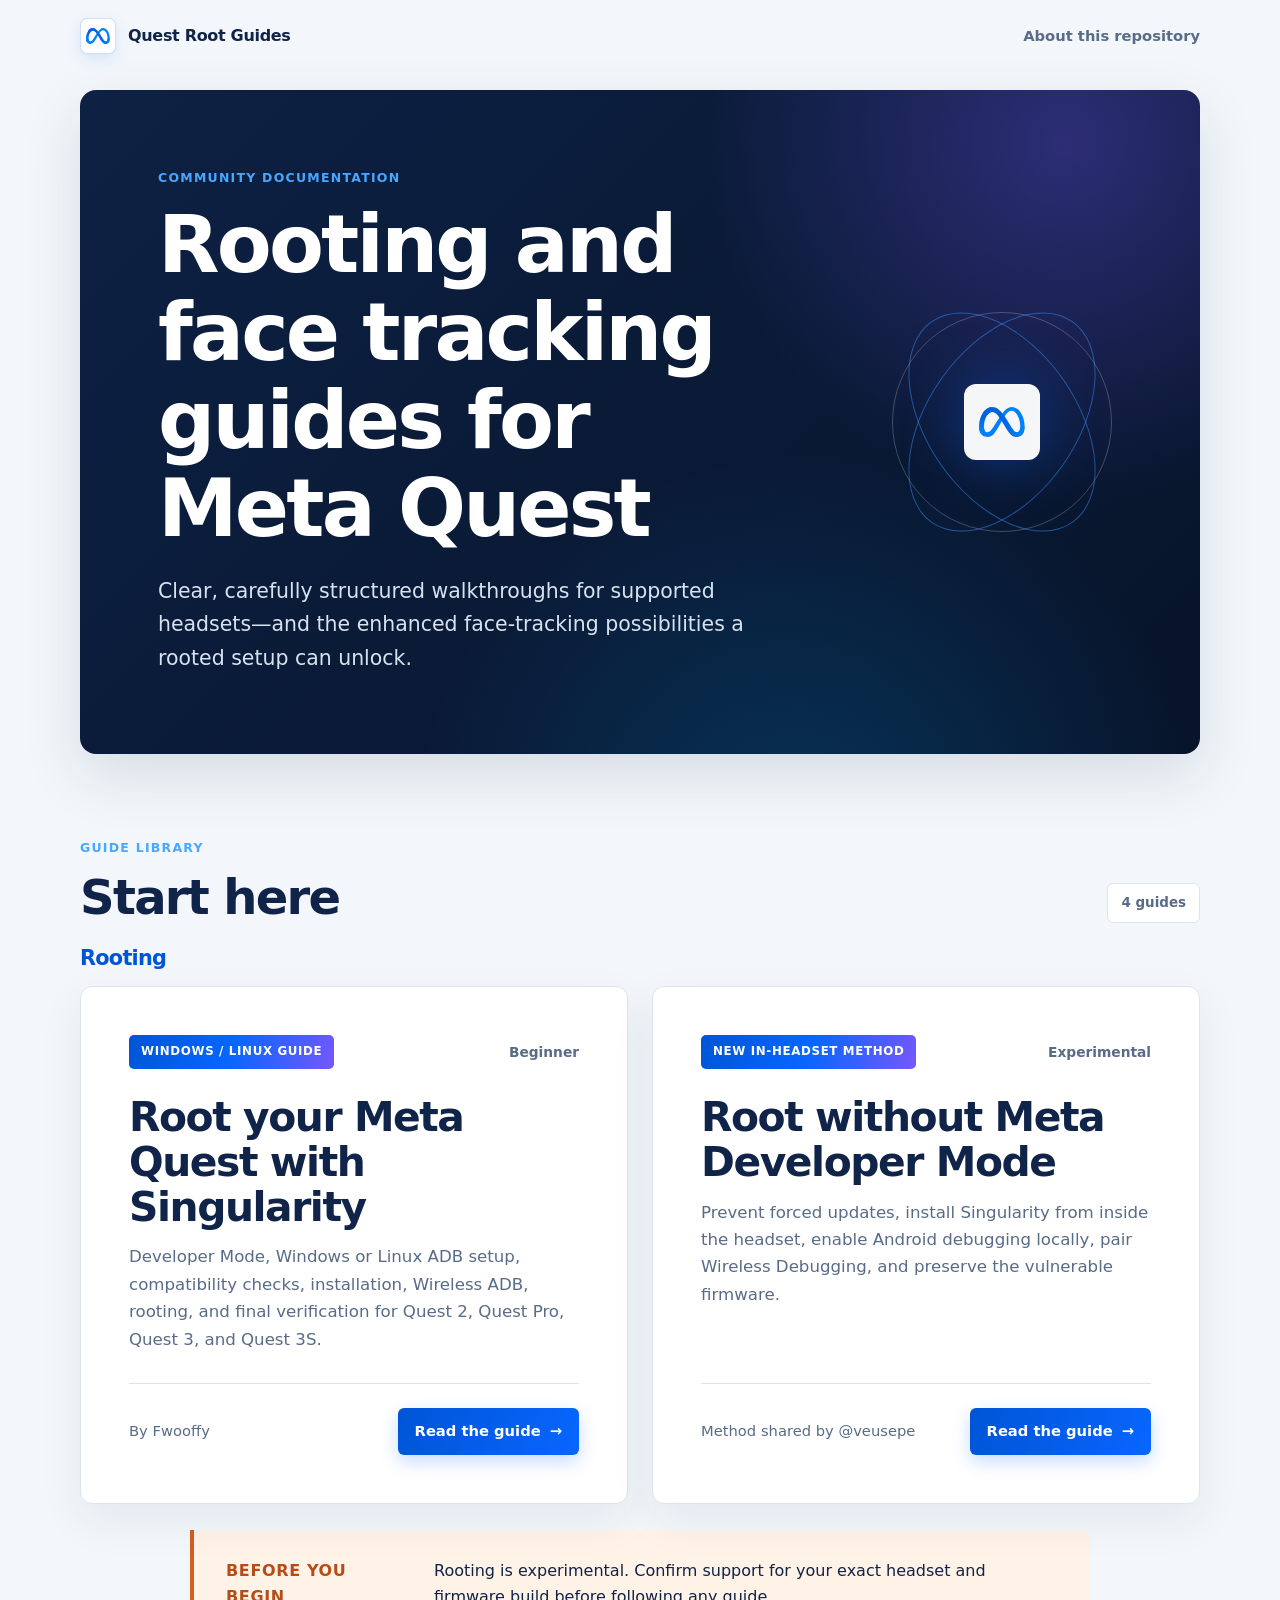
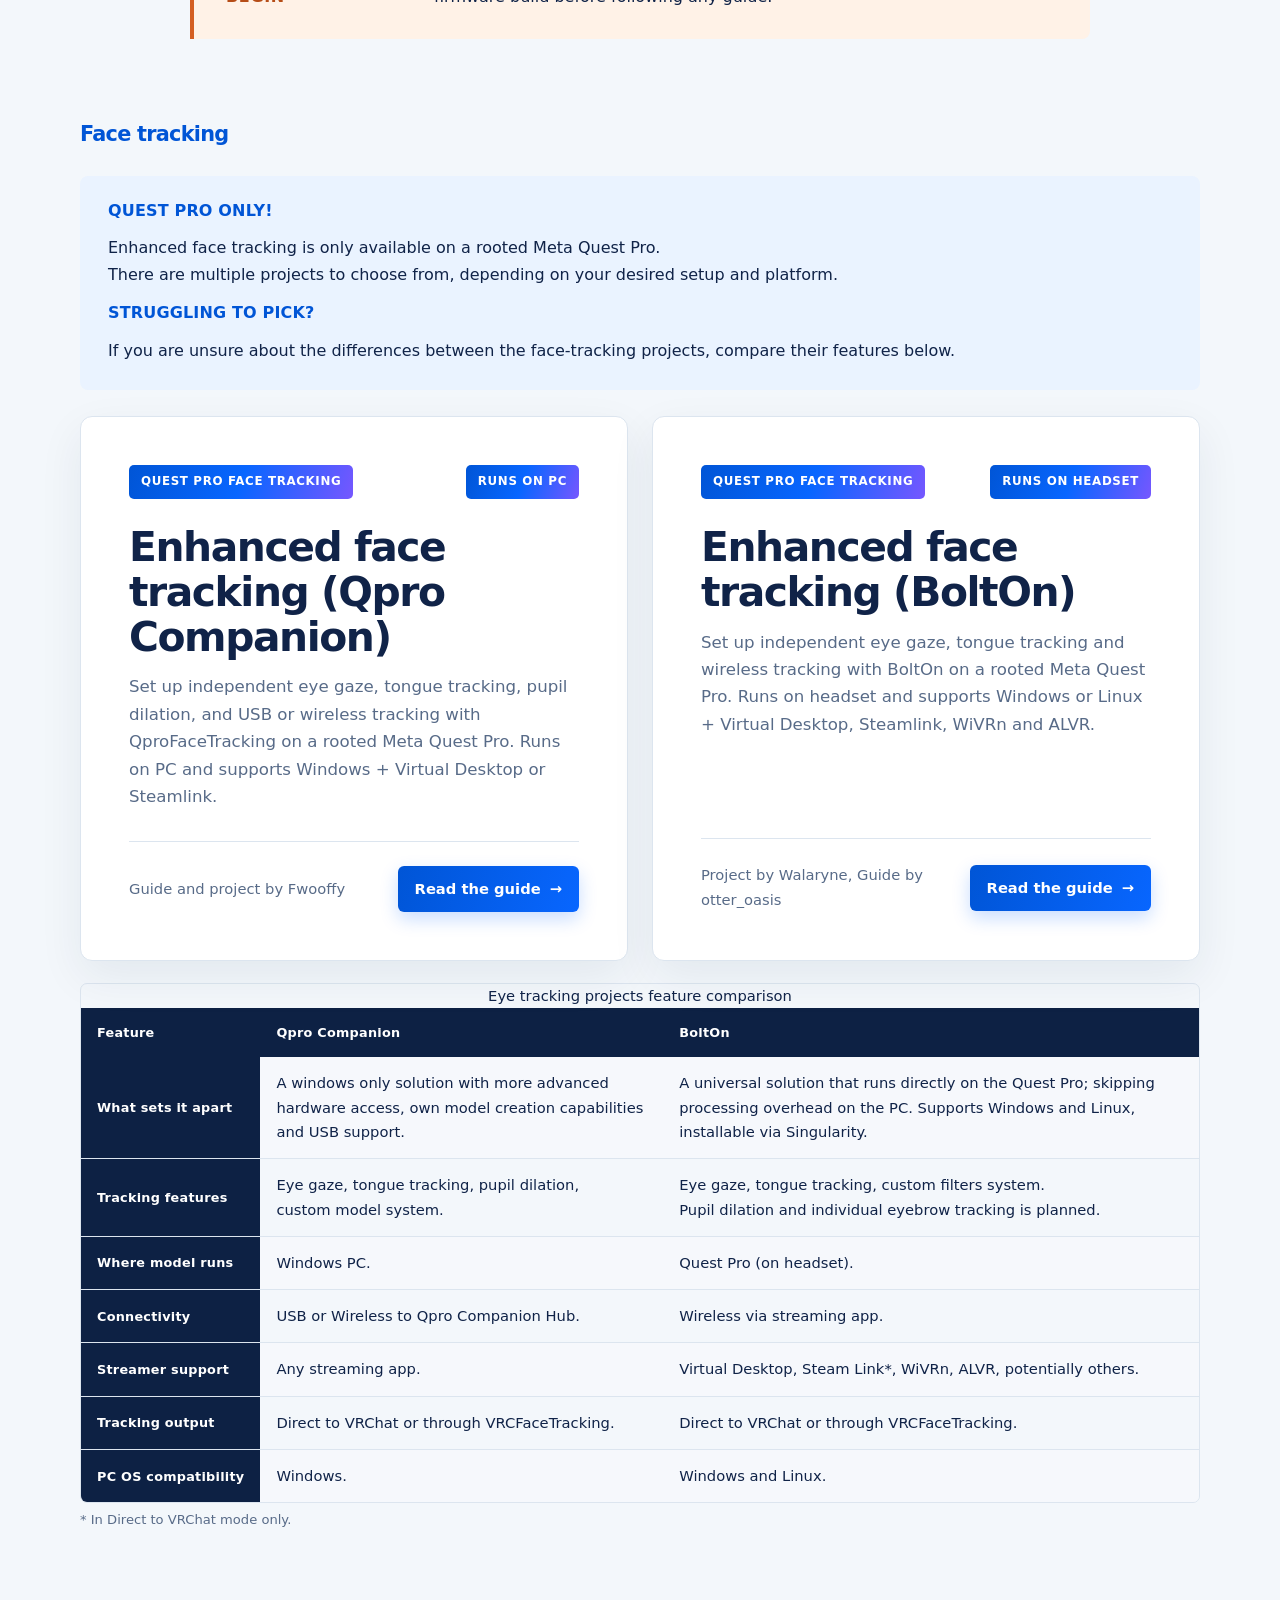
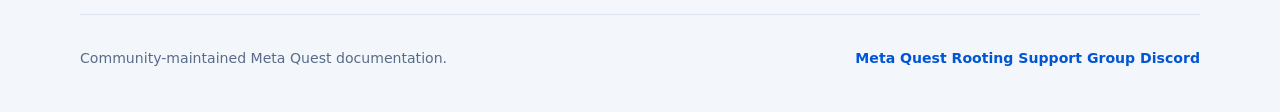
<file: index.html>
<!doctype html>
<html lang="en">
<head>
  <meta charset="utf-8">
  <meta name="viewport" content="width=device-width, initial-scale=1">
  <meta name="description" content="Practical guides for rooting supported Meta Quest headsets and exploring enhanced face tracking.">
  <meta name="theme-color" content="#112540">
  <title>Meta Quest Rooting Guides</title>
  <link rel="icon" type="image/svg+xml" href="assets/meta-logo.svg">
  <link rel="stylesheet" href="assets/styles.css">
</head>
<body class="home-page">
  <a class="skip-link" href="#main">Skip to content</a>
  <header class="site-header">
    <a class="brand" href="./" aria-label="Meta Quest Rooting Guides home">
      <span class="brand-mark" aria-hidden="true"><img src="assets/meta-logo.svg" alt=""></span>
      <span>Quest Root Guides</span>
    </a>
    <a class="header-link" href="#about">About this repository</a>
  </header>

  <main id="main">
    <section class="hero" aria-labelledby="hero-title">
      <div class="hero-copy">
        <p class="eyebrow">Community documentation</p>
        <h1 id="hero-title">Rooting and face tracking guides for Meta Quest</h1>
        <p class="hero-lede">Clear, carefully structured walkthroughs for supported headsets—and the enhanced face-tracking possibilities a rooted setup can unlock.</p>
      </div>
      <div class="hero-orbit" aria-hidden="true">
        <span class="orbit-ring"></span>
        <span class="orbit-core"><img src="assets/meta-logo.svg" alt=""></span>
      </div>
    </section>

    <section class="library" aria-labelledby="guides-title">
      <div class="section-heading">
        <div>
          <p class="eyebrow">Guide library</p>
          <h2 id="guides-title">Start here</h2>
        </div>
        <span class="guide-count">4 guides</span>
      </div>

      <section class="guide-category" aria-labelledby="rooting-guides-title">
        <h3 class="category-heading" id="rooting-guides-title">Rooting</h3>
        <div class="guide-list">
          <article class="guide-card">
            <div class="guide-card-topline">
              <span class="tag">Windows / Linux guide</span>
              <span class="reading-time">Beginner</span>
            </div>
            <h3>Root your Meta Quest with Singularity</h3>
            <p>Developer Mode, Windows or Linux ADB setup, compatibility checks, installation, Wireless ADB, rooting, and final verification for Quest 2, Quest Pro, Quest 3, and Quest 3S.</p>
            <div class="card-footer">
              <span>By Fwooffy</span>
              <a class="button" href="guides/root-guide/">Read the guide <span aria-hidden="true">→</span></a>
            </div>
          </article>

          <article class="guide-card">
            <div class="guide-card-topline">
              <span class="tag">New in-headset method</span>
              <span class="reading-time">Experimental</span>
            </div>
            <h3>Root without Meta Developer Mode</h3>
            <p>Prevent forced updates, install Singularity from inside the headset, enable Android debugging locally, pair Wireless Debugging, and preserve the vulnerable firmware.</p>
            <div class="card-footer">
              <span>Method shared by @veusepe</span>
              <a class="button" href="guides/root-guide-without-dev/">Read the guide <span aria-hidden="true">→</span></a>
            </div>
          </article>
        </div>
          <br>
          <aside id="about" class="warning-strip" aria-label="Safety note">
            <strong>Before you begin</strong>
            <span>Rooting is experimental. Confirm support for your exact headset and firmware build before following any guide.</span>
          </aside>
      </section>

      <section class="guide-category" aria-labelledby="face-tracking-guides-title">
        <h3 class="category-heading" id="face-tracking-guides-title">Face tracking</h3>
        <aside class="callout info" aria-labelledby="comparison-help-title"><h3>Quest Pro Only!</h3><p>Enhanced face tracking is only available on a rooted Meta Quest Pro.<br>There are multiple projects to choose from, depending on your desired setup and platform.</p><h3 id="comparison-help-title">Struggling to pick?</h3><p>If you are unsure about the differences between the face-tracking projects, compare their features below.</p></aside><br>
        <div class="guide-list">
          <article class="guide-card">
            <div class="guide-card-topline">
              <span class="tag">Quest Pro face tracking</span>
              <span class="tag">Runs on PC</span>
            </div>
            <h3>Enhanced face tracking (Qpro Companion)</h3>
            <p>Set up independent eye gaze, tongue tracking, pupil dilation, and USB or wireless tracking with QproFaceTracking on a rooted Meta Quest Pro. Runs on PC and supports Windows + Virtual Desktop or Steamlink.</p>
            <div class="card-footer">
              <span>Guide and project by Fwooffy</span>
              <a class="button" href="guides/qprofacetracking/">Read the guide <span aria-hidden="true">→</span></a>
            </div>
          </article>

          <article class="guide-card">
            <div class="guide-card-topline">
              <span class="tag">Quest Pro face tracking</span>
              <span class="tag">Runs on headset</span>
            </div>
            <h3>Enhanced face tracking (BoltOn)</h3>
            <p>Set up independent eye gaze, tongue tracking and wireless tracking with BoltOn on a rooted Meta Quest Pro. Runs on headset and supports Windows or Linux + Virtual Desktop, Steamlink, WiVRn and ALVR.</p>
            <div class="card-footer">
              <span>Project by Walaryne, Guide by otter_oasis</span>
              <a class="button" href="guides/bolton/">Read the guide <span aria-hidden="true">→</span></a>
            </div>
          </article>
        </div>
        <div class="table-wrap comparison-table">
          <table>
            <caption>Eye tracking projects feature comparison</caption>
            <thead>
              <tr>
                <th scope="col">Feature</th>
                <th scope="col">Qpro Companion</th>
                <th scope="col">BoltOn</th>
              </tr>
            </thead>
            <tbody>
              <tr class="comparison-summary">
                <th scope="row">What sets it apart</th>
                <td>A windows only solution with more advanced hardware access, own model creation capabilities and USB support.</td>
                <td>A universal solution that runs directly on the Quest Pro; skipping processing overhead on the PC. Supports Windows and Linux, installable via Singularity.</td>
              </tr>
              <tr>
                <th scope="row">Tracking features</th>
                <td>Eye gaze, tongue tracking, pupil dilation,<br>custom model system.</td>
                <td>Eye gaze, tongue tracking, custom filters system.<br>Pupil dilation and individual eyebrow tracking is planned.</td>
              </tr>
              <tr>
                <th scope="row">Where model runs</th>
                <td>Windows PC.</td>
                <td>Quest Pro (on headset).</td>
              </tr>
              <tr>
                <th scope="row">Connectivity</th>
                <td>USB or Wireless to Qpro Companion Hub.</td>
                <td>Wireless via streaming app.</td>
              </tr>
              <tr>
                <th scope="row">Streamer support</th>
                <td>Any streaming app.</td>
                <td>Virtual Desktop, Steam Link*, WiVRn, ALVR, potentially others.</td>
              </tr>
              <tr>
                <th scope="row">Tracking output</th>
                <td>Direct to VRChat or through VRCFaceTracking.</td>
                <td>Direct to VRChat or through VRCFaceTracking.</td>
              </tr>
              <tr>
                <th scope="row">PC OS compatibility</th>
                <td>Windows.</td>
                <td>Windows and Linux.</td>
              </tr>
            </tbody>
          </table>
        </div>
        <p class="comparison-footnote">* In Direct to VRChat mode only.</p>
      </section>
    </section>
  </main>

  <footer class="site-footer">
    <span>Community-maintained Meta Quest documentation.</span>
    <a href="https://discord.gg/ghvuJTpRu4">Meta Quest Rooting Support Group Discord</a>
  </footer>
  <script src="assets/site.js"></script>
</body>
</html>
</file>
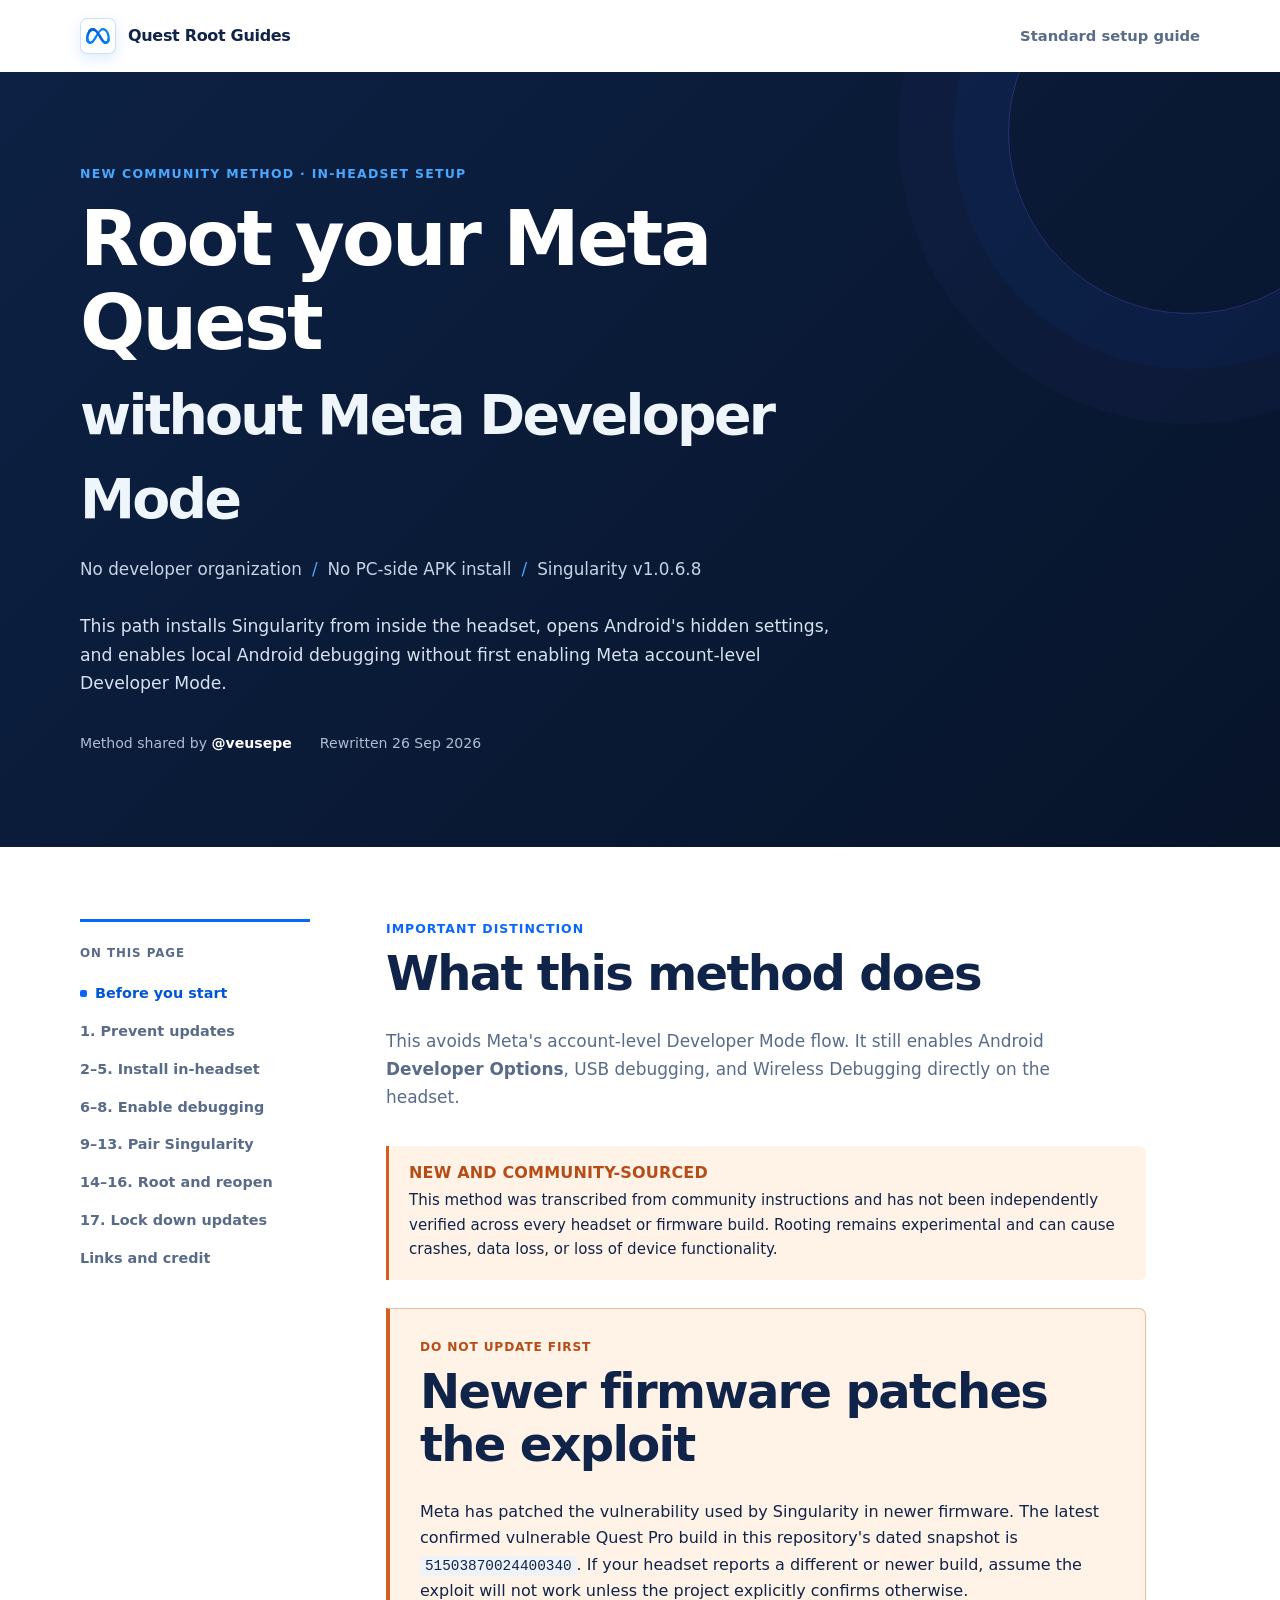
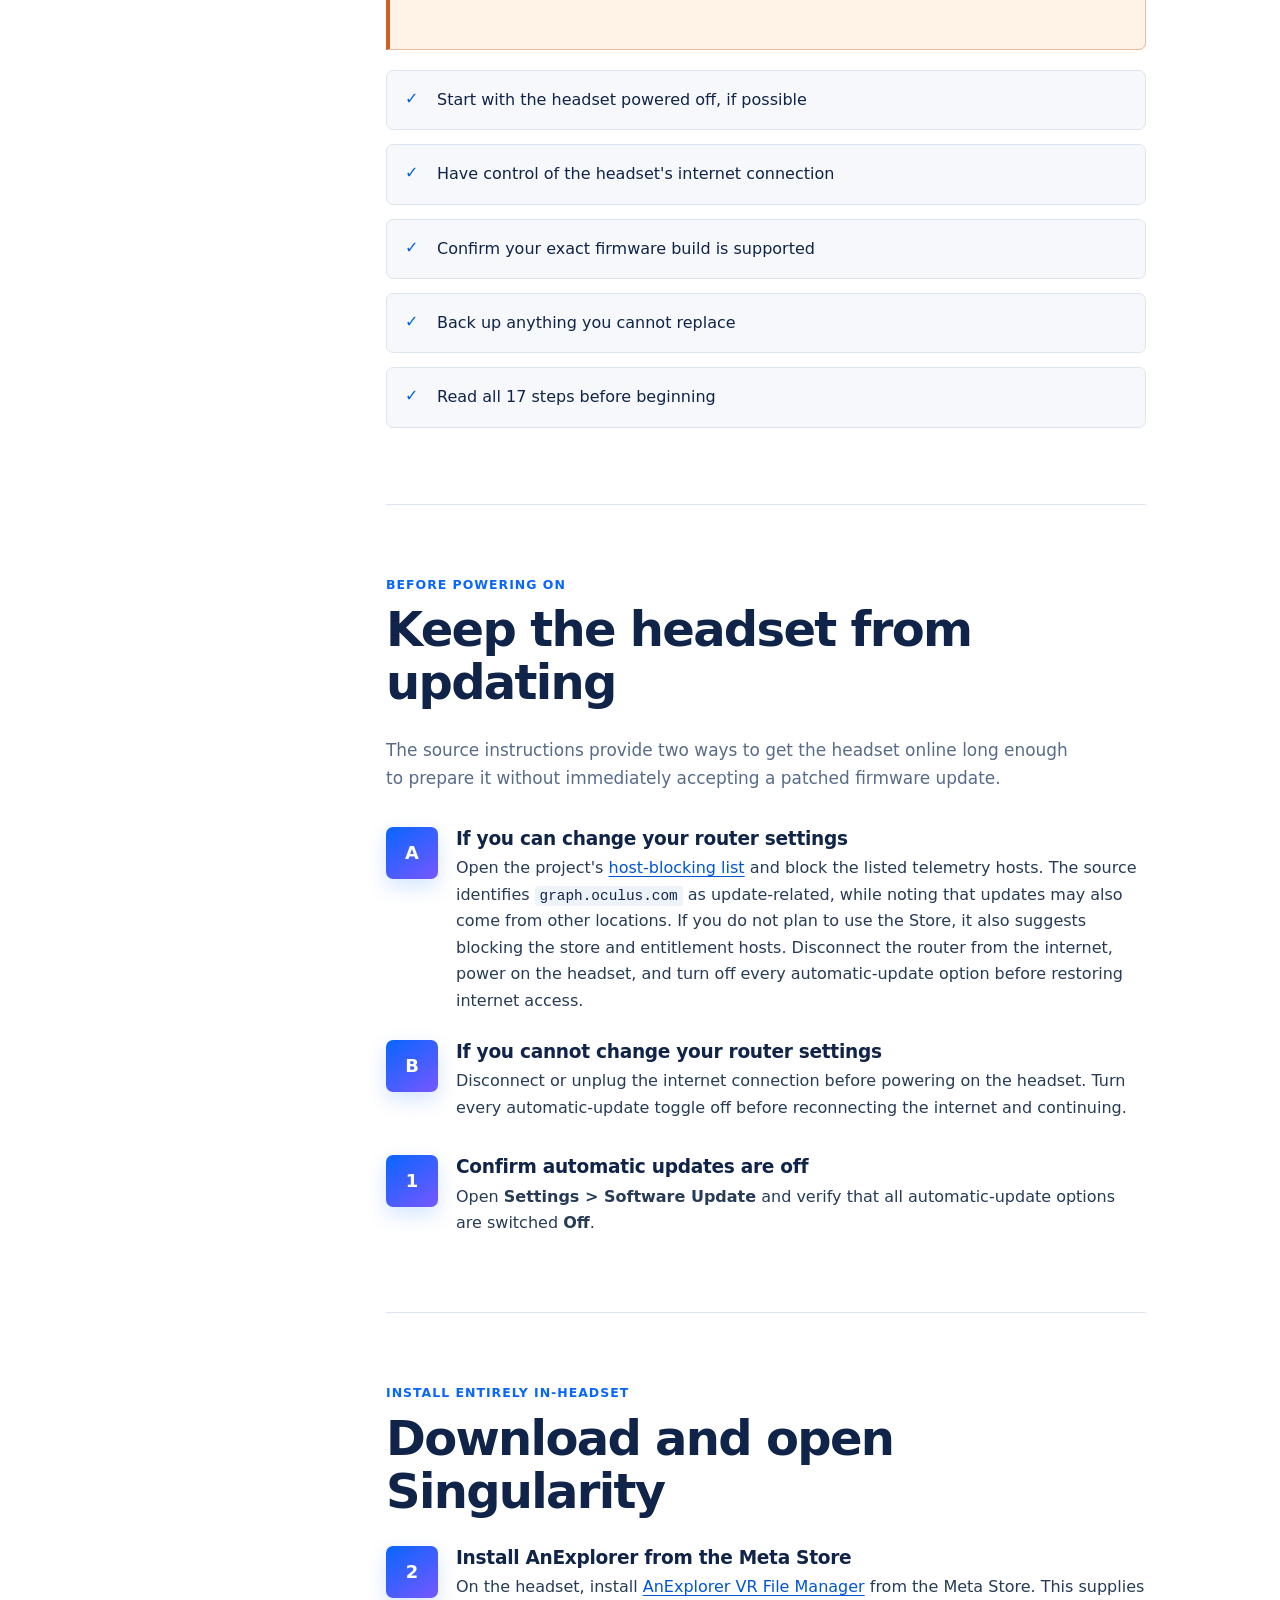
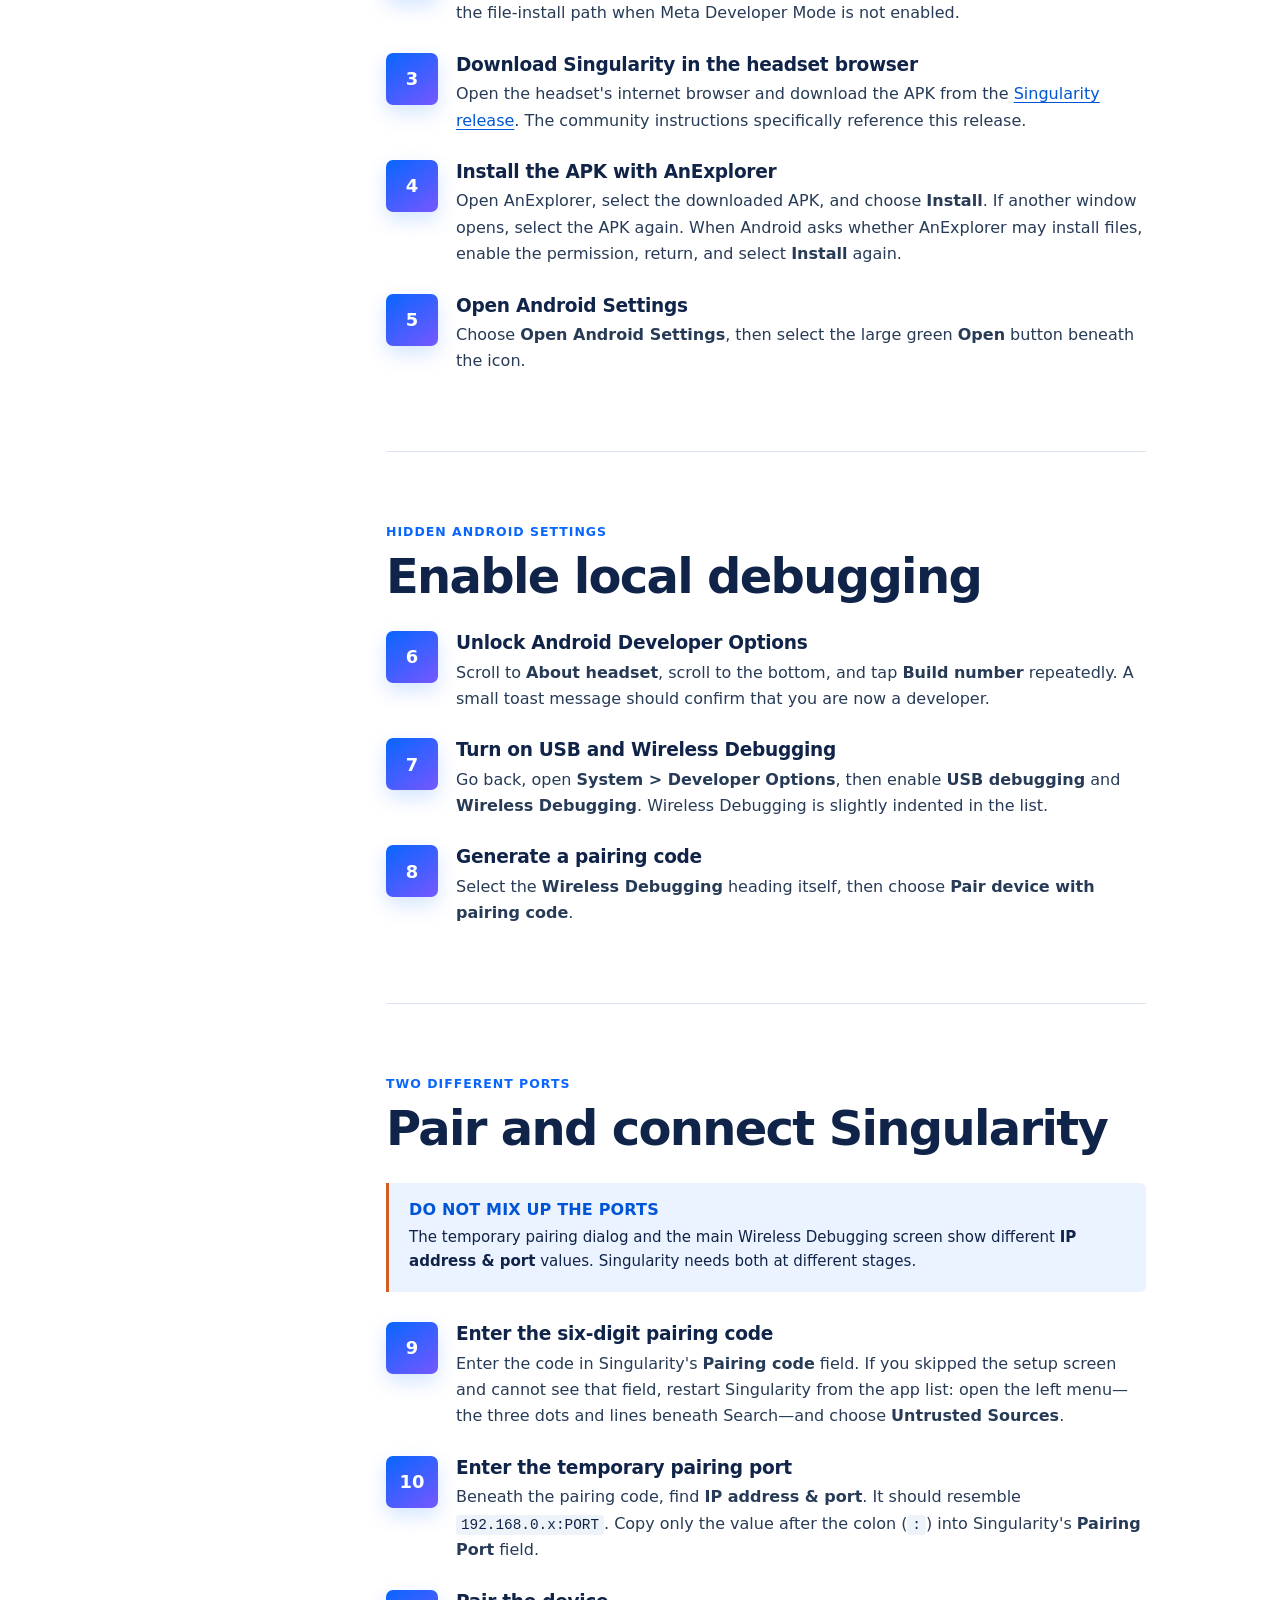
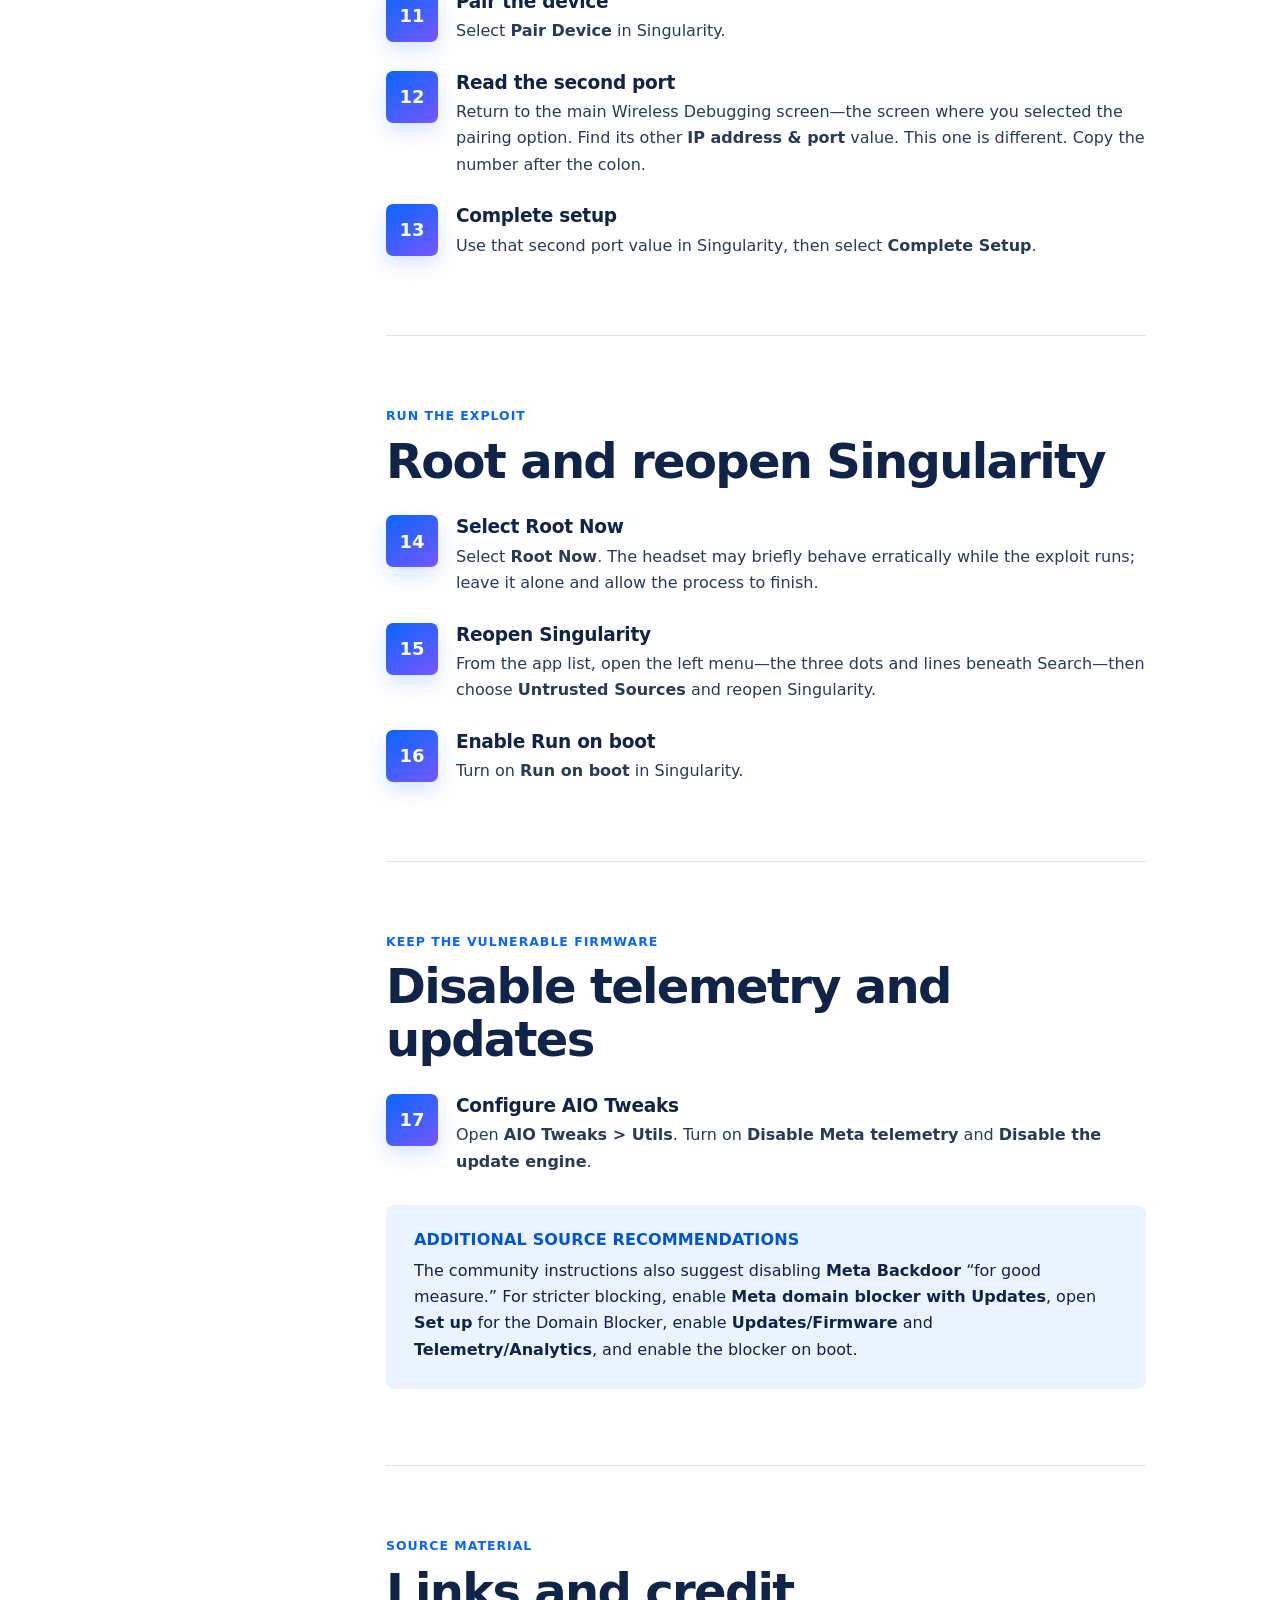
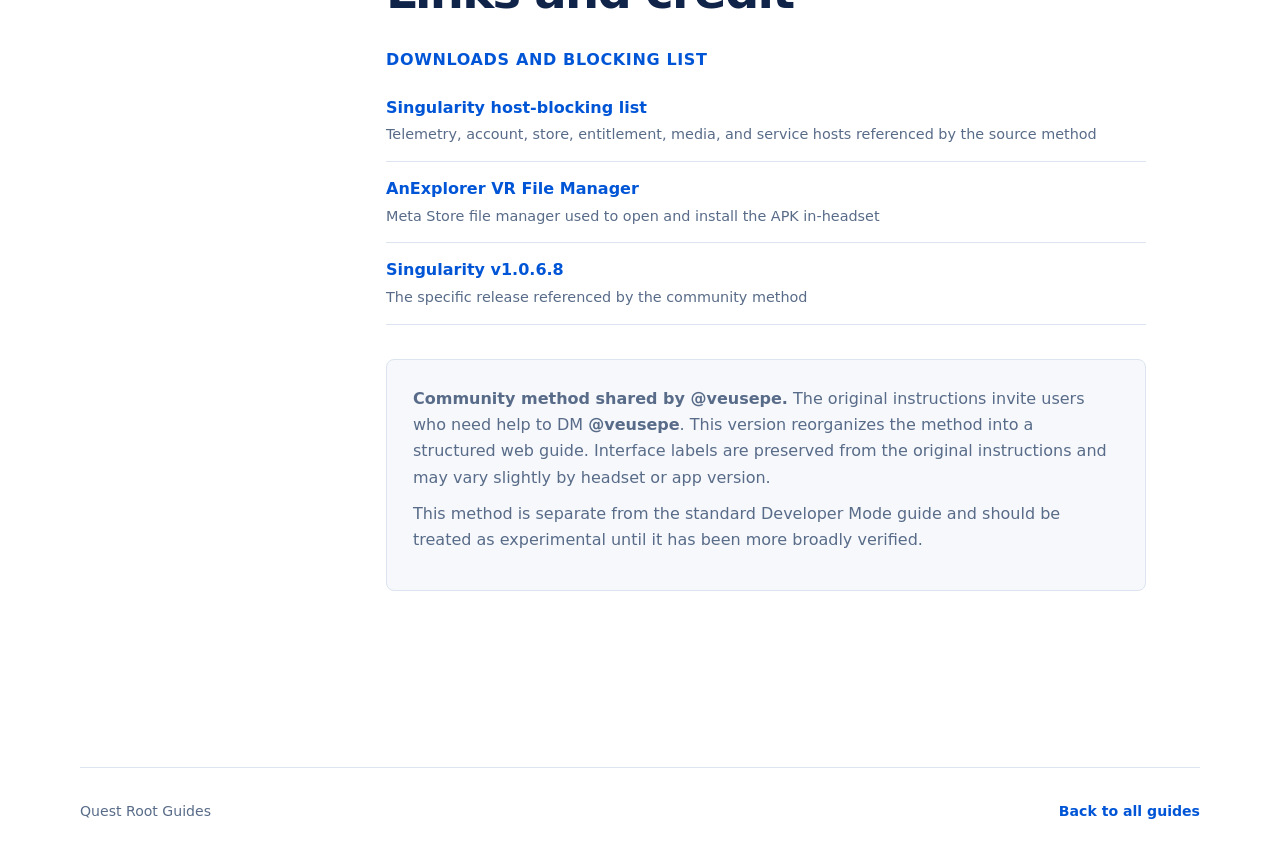
<file: how-to-root-without-dev-mode/index.html>
<!doctype html>
<html lang="en">
<head>
  <meta charset="utf-8">
  <meta name="viewport" content="width=device-width, initial-scale=1">
  <meta name="description" content="A community-discovered, in-headset method for installing and setting up Singularity without enabling Meta account-level Developer Mode.">
  <meta name="theme-color" content="#112540">
  <title>Root Meta Quest Without Meta Developer Mode</title>
  <link rel="canonical" href="https://guides.mxr.lol/how-to-root-without-dev-mode/">
  <link rel="icon" type="image/svg+xml" href="../assets/meta-logo.svg">
  <link rel="stylesheet" href="../assets/styles.css?v=20260926">
</head>
<body class="guide-page">
  <div class="reading-progress" aria-hidden="true"><span></span></div>
  <a class="skip-link" href="#guide-content">Skip to guide</a>
  <header class="site-header">
    <a class="brand" href="../"><span class="brand-mark" aria-hidden="true"><img src="../assets/meta-logo.svg" alt=""></span><span>Quest Root Guides</span></a>
    <a class="header-link" href="../guides/root-guide/">Standard setup guide</a>
  </header>

  <main id="guide-content">
    <header class="guide-hero">
      <p class="eyebrow">New community method · In-headset setup</p>
      <h1>Root your Meta Quest<br><span>without Meta Developer Mode</span></h1>
      <p class="device-list">No developer organization <i>/</i> No PC-side APK install <i>/</i> Singularity v1.0.6.8</p>
      <p class="guide-intro">This path installs Singularity from inside the headset, opens Android's hidden settings, and enables local Android debugging without first enabling Meta account-level Developer Mode.</p>
      <div class="guide-meta"><span>Method shared by <strong>@veusepe</strong></span><span>Rewritten 26 Sep 2026</span></div>
    </header>

    <div class="guide-shell">
      <aside class="guide-nav" aria-label="Guide contents">
        <p class="nav-label">On this page</p>
        <nav>
          <a href="#before-you-start">Before you start</a>
          <a href="#prevent-updates">1. Prevent updates</a>
          <a href="#install-singularity">2–5. Install in-headset</a>
          <a href="#enable-debugging">6–8. Enable debugging</a>
          <a href="#pair-singularity">9–13. Pair Singularity</a>
          <a href="#root-and-finish">14–16. Root and reopen</a>
          <a href="#post-root">17. Lock down updates</a>
          <a href="#references">Links and credit</a>
        </nav>
      </aside>

      <article class="guide-article">
        <section id="before-you-start" class="guide-section">
          <p class="section-kicker">Important distinction</p>
          <h2>What this method does</h2>
          <p class="section-intro">This avoids Meta's account-level Developer Mode flow. It still enables Android <strong>Developer Options</strong>, USB debugging, and Wireless Debugging directly on the headset.</p>

          <aside class="callout caution compact-callout"><h3>New and community-sourced</h3><p>This method was transcribed from community instructions and has not been independently verified across every headset or firmware build. Rooting remains experimental and can cause crashes, data loss, or loss of device functionality.</p></aside>

          <aside class="firmware-notice" aria-labelledby="patched-firmware-title">
            <p class="firmware-notice-label">Do not update first</p>
            <h2 id="patched-firmware-title">Newer firmware patches the exploit</h2>
            <p>Meta has patched the vulnerability used by Singularity in newer firmware. The latest confirmed vulnerable Quest Pro build in this repository's dated snapshot is <code>51503870024400340</code>. If your headset reports a different or newer build, assume the exploit will not work unless the project explicitly confirms otherwise.</p>
          </aside>

          <ul class="check-list">
            <li>Start with the headset powered off, if possible</li>
            <li>Have control of the headset's internet connection</li>
            <li>Confirm your exact firmware build is supported</li>
            <li>Back up anything you cannot replace</li>
            <li>Read all 17 steps before beginning</li>
          </ul>
        </section>

        <section id="prevent-updates" class="guide-section">
          <p class="section-kicker">Before powering on</p>
          <h2>Keep the headset from updating</h2>
          <p class="section-intro">The source instructions provide two ways to get the headset online long enough to prepare it without immediately accepting a patched firmware update.</p>

          <div class="steps">
            <div class="step"><span class="step-number">A</span><div><h3>If you can change your router settings</h3><p>Open the project's <a href="https://github.com/Lumince/singularity/blob/main/hosts">host-blocking list</a> and block the listed telemetry hosts. The source identifies <code>graph.oculus.com</code> as update-related, while noting that updates may also come from other locations. If you do not plan to use the Store, it also suggests blocking the store and entitlement hosts. Disconnect the router from the internet, power on the headset, and turn off every automatic-update option before restoring internet access.</p></div></div>
            <div class="step"><span class="step-number">B</span><div><h3>If you cannot change your router settings</h3><p>Disconnect or unplug the internet connection before powering on the headset. Turn every automatic-update toggle off before reconnecting the internet and continuing.</p></div></div>
          </div>

          <div class="steps compact-top">
            <div class="step"><span class="step-number">1</span><div><h3>Confirm automatic updates are off</h3><p>Open <strong>Settings &gt; Software Update</strong> and verify that all automatic-update options are switched <strong>Off</strong>.</p></div></div>
          </div>
        </section>

        <section id="install-singularity" class="guide-section">
          <p class="section-kicker">Install entirely in-headset</p>
          <h2>Download and open Singularity</h2>

          <div class="steps">
            <div class="step"><span class="step-number">2</span><div><h3>Install AnExplorer from the Meta Store</h3><p>On the headset, install <a href="https://www.meta.com/experiences/anexplorer-vr-file-manager/6091443354290737/">AnExplorer VR File Manager</a> from the Meta Store. This supplies the file-install path when Meta Developer Mode is not enabled.</p></div></div>
            <div class="step"><span class="step-number">3</span><div><h3>Download Singularity in the headset browser</h3><p>Open the headset's internet browser and download the APK from the <a href="https://github.com/Lumince/singularity/releases">Singularity release</a>. The community instructions specifically reference this release.</p></div></div>
            <div class="step"><span class="step-number">4</span><div><h3>Install the APK with AnExplorer</h3><p>Open AnExplorer, select the downloaded APK, and choose <strong>Install</strong>. If another window opens, select the APK again. When Android asks whether AnExplorer may install files, enable the permission, return, and select <strong>Install</strong> again.</p></div></div>
            <div class="step"><span class="step-number">5</span><div><h3>Open Android Settings</h3><p>Choose <strong>Open Android Settings</strong>, then select the large green <strong>Open</strong> button beneath the icon.</p></div></div>
          </div>
        </section>

        <section id="enable-debugging" class="guide-section">
          <p class="section-kicker">Hidden Android settings</p>
          <h2>Enable local debugging</h2>

          <div class="steps">
            <div class="step"><span class="step-number">6</span><div><h3>Unlock Android Developer Options</h3><p>Scroll to <strong>About headset</strong>, scroll to the bottom, and tap <strong>Build number</strong> repeatedly. A small toast message should confirm that you are now a developer.</p></div></div>
            <div class="step"><span class="step-number">7</span><div><h3>Turn on USB and Wireless Debugging</h3><p>Go back, open <strong>System &gt; Developer Options</strong>, then enable <strong>USB debugging</strong> and <strong>Wireless Debugging</strong>. Wireless Debugging is slightly indented in the list.</p></div></div>
            <div class="step"><span class="step-number">8</span><div><h3>Generate a pairing code</h3><p>Select the <strong>Wireless Debugging</strong> heading itself, then choose <strong>Pair device with pairing code</strong>.</p></div></div>
          </div>
        </section>

        <section id="pair-singularity" class="guide-section">
          <p class="section-kicker">Two different ports</p>
          <h2>Pair and connect Singularity</h2>
          <aside class="callout info compact-callout"><h3>Do not mix up the ports</h3><p>The temporary pairing dialog and the main Wireless Debugging screen show different <strong>IP address &amp; port</strong> values. Singularity needs both at different stages.</p></aside>

          <div class="steps">
            <div class="step"><span class="step-number">9</span><div><h3>Enter the six-digit pairing code</h3><p>Enter the code in Singularity's <strong>Pairing code</strong> field. If you skipped the setup screen and cannot see that field, restart Singularity from the app list: open the left menu—the three dots and lines beneath Search—and choose <strong>Untrusted Sources</strong>.</p></div></div>
            <div class="step"><span class="step-number">10</span><div><h3>Enter the temporary pairing port</h3><p>Beneath the pairing code, find <strong>IP address &amp; port</strong>. It should resemble <code>192.168.0.x:PORT</code>. Copy only the value after the colon (<code>:</code>) into Singularity's <strong>Pairing Port</strong> field.</p></div></div>
            <div class="step"><span class="step-number">11</span><div><h3>Pair the device</h3><p>Select <strong>Pair Device</strong> in Singularity.</p></div></div>
            <div class="step"><span class="step-number">12</span><div><h3>Read the second port</h3><p>Return to the main Wireless Debugging screen—the screen where you selected the pairing option. Find its other <strong>IP address &amp; port</strong> value. This one is different. Copy the number after the colon.</p></div></div>
            <div class="step"><span class="step-number">13</span><div><h3>Complete setup</h3><p>Use that second port value in Singularity, then select <strong>Complete Setup</strong>.</p></div></div>
          </div>
        </section>

        <section id="root-and-finish" class="guide-section">
          <p class="section-kicker">Run the exploit</p>
          <h2>Root and reopen Singularity</h2>

          <div class="steps">
            <div class="step"><span class="step-number">14</span><div><h3>Select Root Now</h3><p>Select <strong>Root Now</strong>. The headset may briefly behave erratically while the exploit runs; leave it alone and allow the process to finish.</p></div></div>
            <div class="step"><span class="step-number">15</span><div><h3>Reopen Singularity</h3><p>From the app list, open the left menu—the three dots and lines beneath Search—then choose <strong>Untrusted Sources</strong> and reopen Singularity.</p></div></div>
            <div class="step"><span class="step-number">16</span><div><h3>Enable Run on boot</h3><p>Turn on <strong>Run on boot</strong> in Singularity.</p></div></div>
          </div>
        </section>

        <section id="post-root" class="guide-section">
          <p class="section-kicker">Keep the vulnerable firmware</p>
          <h2>Disable telemetry and updates</h2>

          <div class="steps">
            <div class="step"><span class="step-number">17</span><div><h3>Configure AIO Tweaks</h3><p>Open <strong>AIO Tweaks &gt; Utils</strong>. Turn on <strong>Disable Meta telemetry</strong> and <strong>Disable the update engine</strong>.</p></div></div>
          </div>

          <aside class="callout info"><h3>Additional source recommendations</h3><p>The community instructions also suggest disabling <strong>Meta Backdoor</strong> “for good measure.” For stricter blocking, enable <strong>Meta domain blocker with Updates</strong>, open <strong>Set up</strong> for the Domain Blocker, enable <strong>Updates/Firmware</strong> and <strong>Telemetry/Analytics</strong>, and enable the blocker on boot.</p></aside>
        </section>

        <section id="references" class="guide-section">
          <p class="section-kicker">Source material</p>
          <h2>Links and credit</h2>
          <div class="reference-group">
            <h3>Downloads and blocking list</h3>
            <a href="https://github.com/Lumince/singularity/blob/main/hosts"><strong>Singularity host-blocking list</strong><span>Telemetry, account, store, entitlement, media, and service hosts referenced by the source method</span></a>
            <a href="https://www.meta.com/experiences/anexplorer-vr-file-manager/6091443354290737/"><strong>AnExplorer VR File Manager</strong><span>Meta Store file manager used to open and install the APK in-headset</span></a>
            <a href="https://github.com/Lumince/singularity/releases/tag/v1.0.6.8"><strong>Singularity v1.0.6.8</strong><span>The specific release referenced by the community method</span></a>
          </div>
          <div class="credits"><p><strong>Community method shared by @veusepe.</strong> The original instructions invite users who need help to DM <strong>@veusepe</strong>. This version reorganizes the method into a structured web guide. Interface labels are preserved from the original instructions and may vary slightly by headset or app version.</p><p>This method is separate from the standard Developer Mode guide and should be treated as experimental until it has been more broadly verified.</p></div>
        </section>
      </article>
    </div>
  </main>

  <footer class="site-footer"><span>Quest Root Guides</span><a href="../">Back to all guides</a></footer>
  <script src="../assets/site.js?v=20260926"></script>
</body>
</html>
</file>
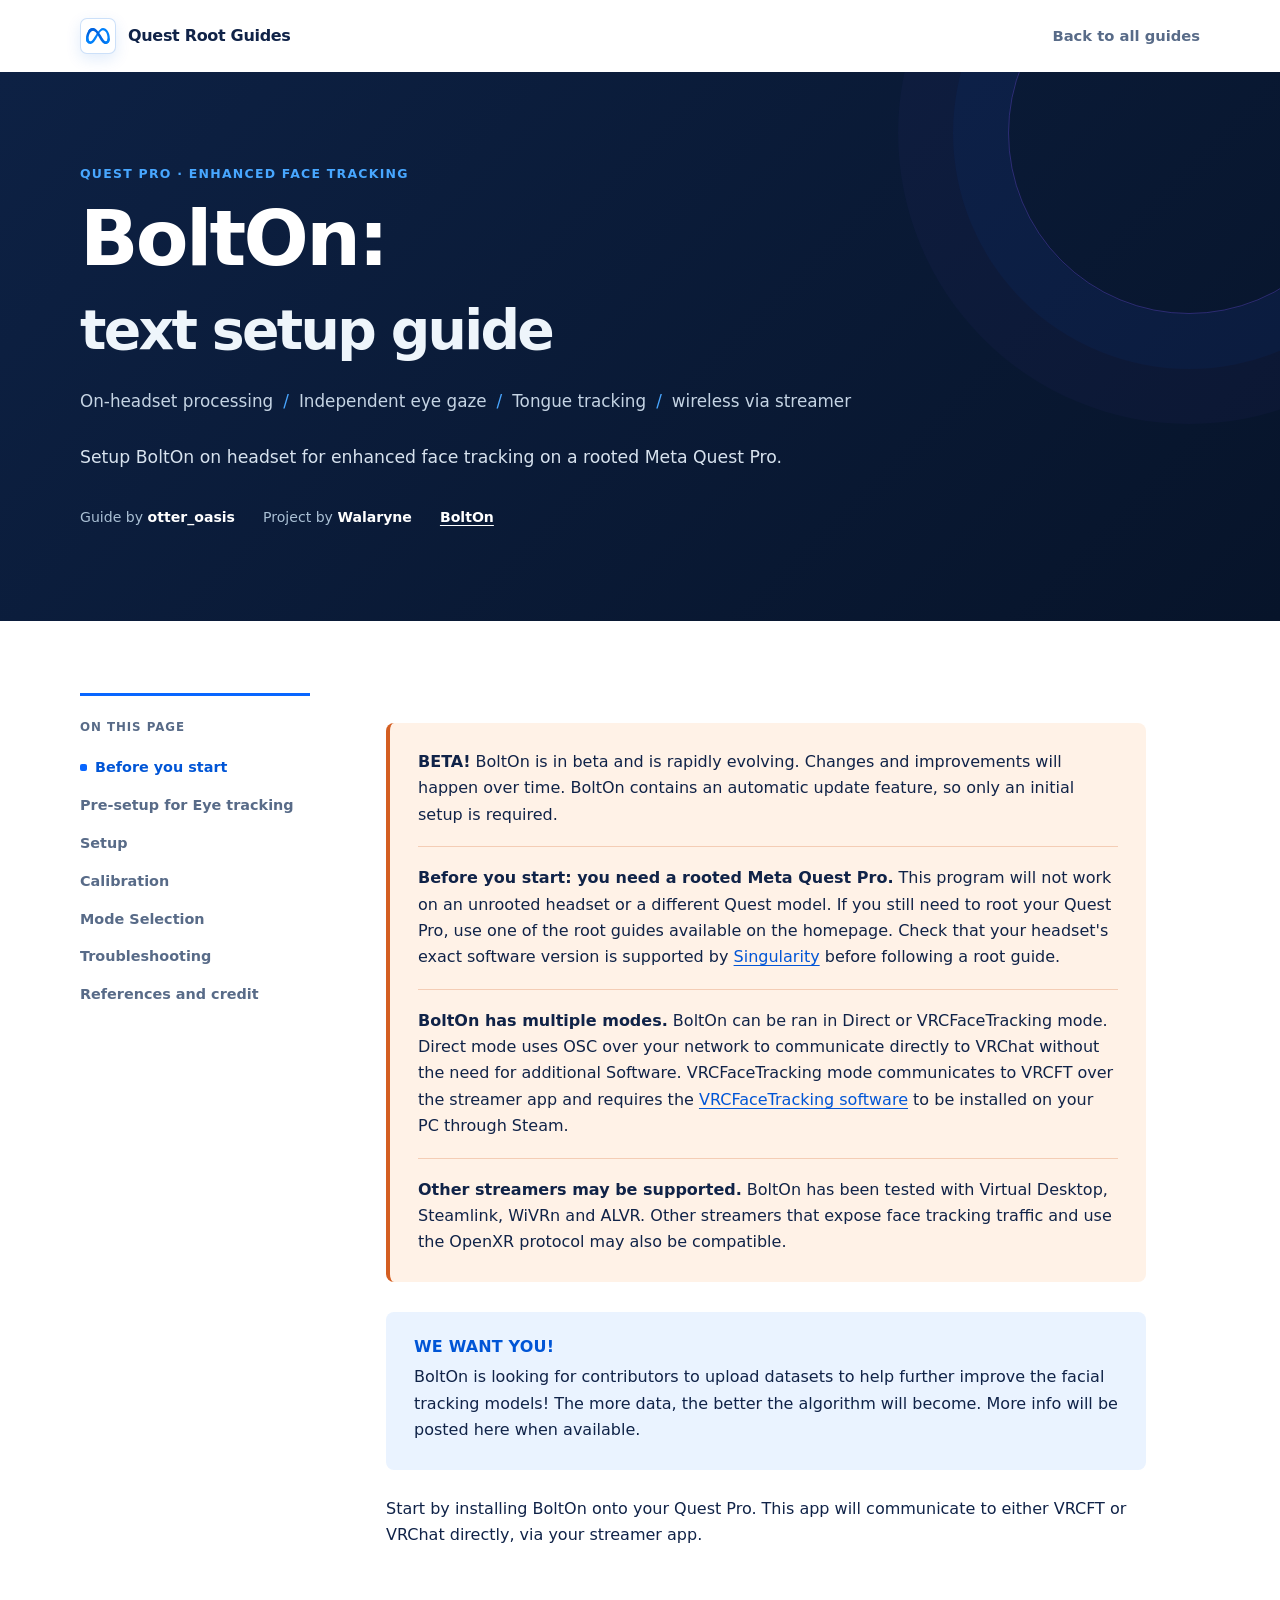
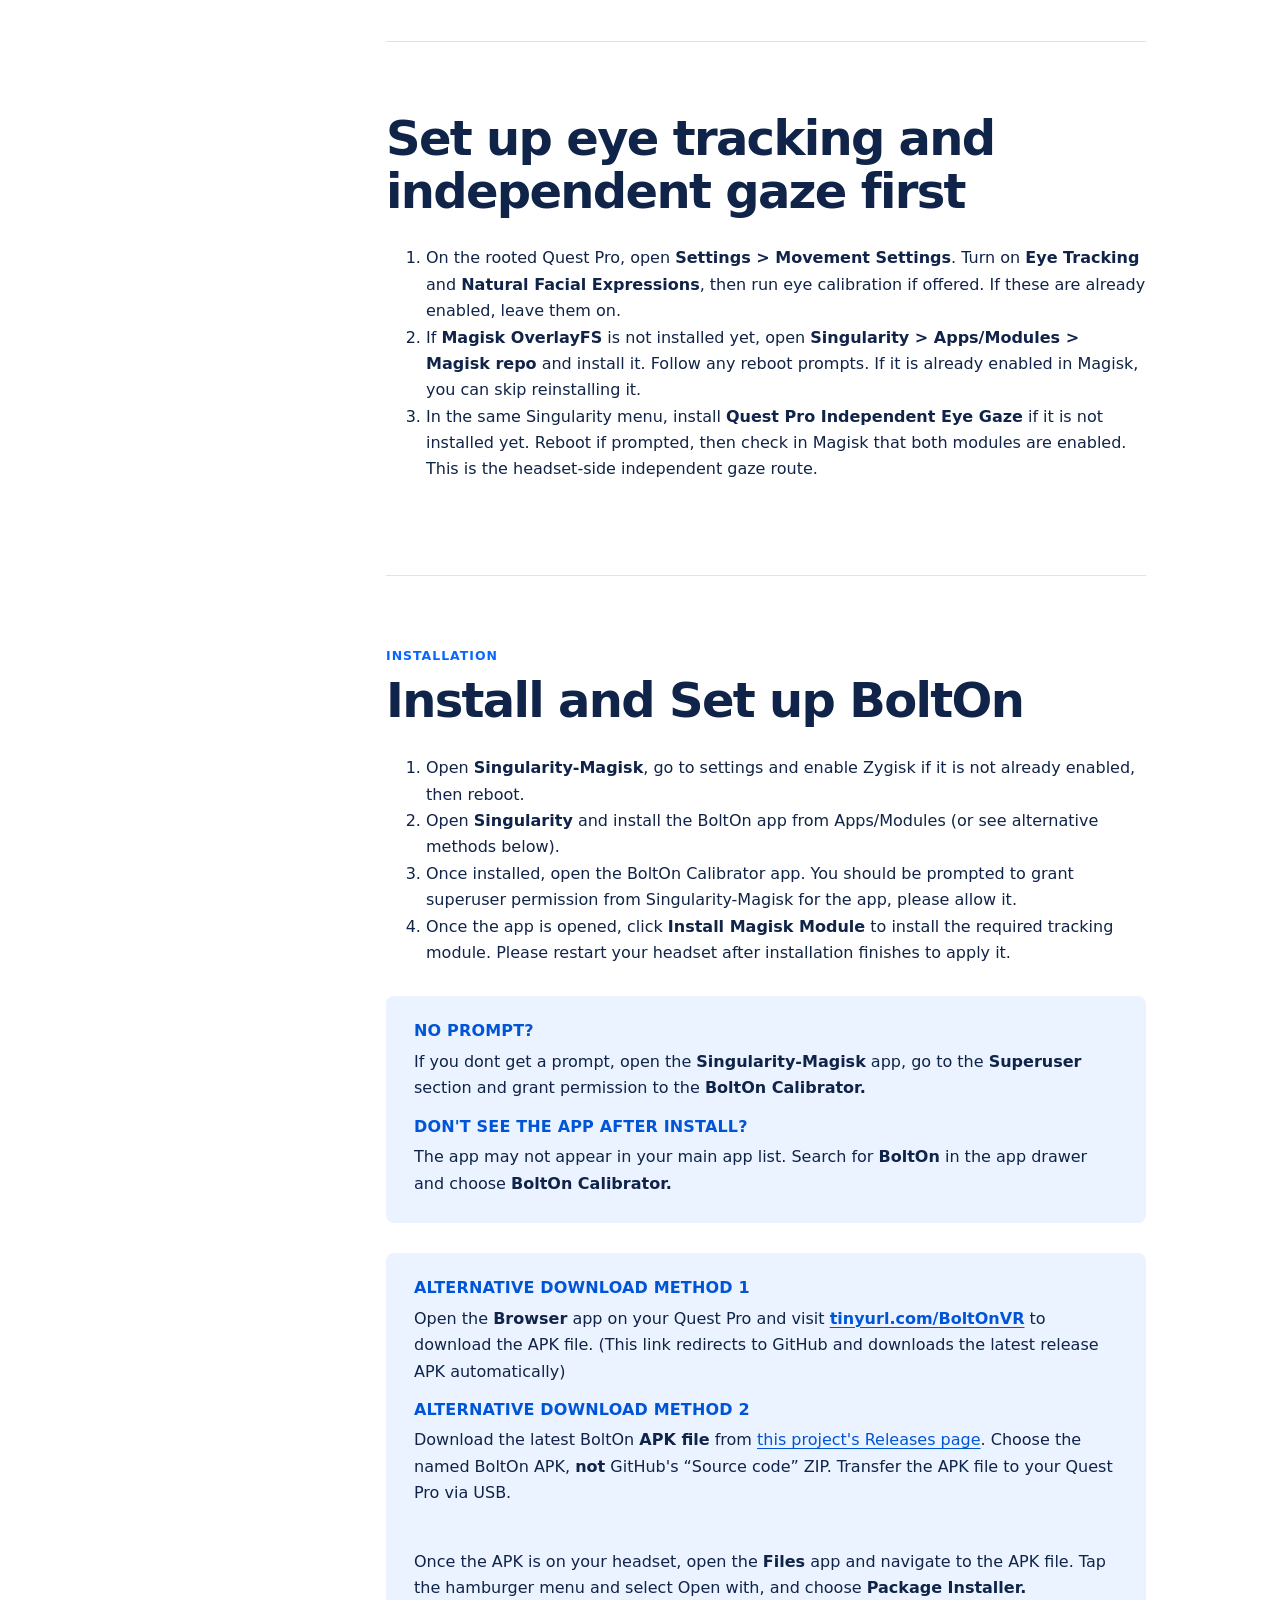
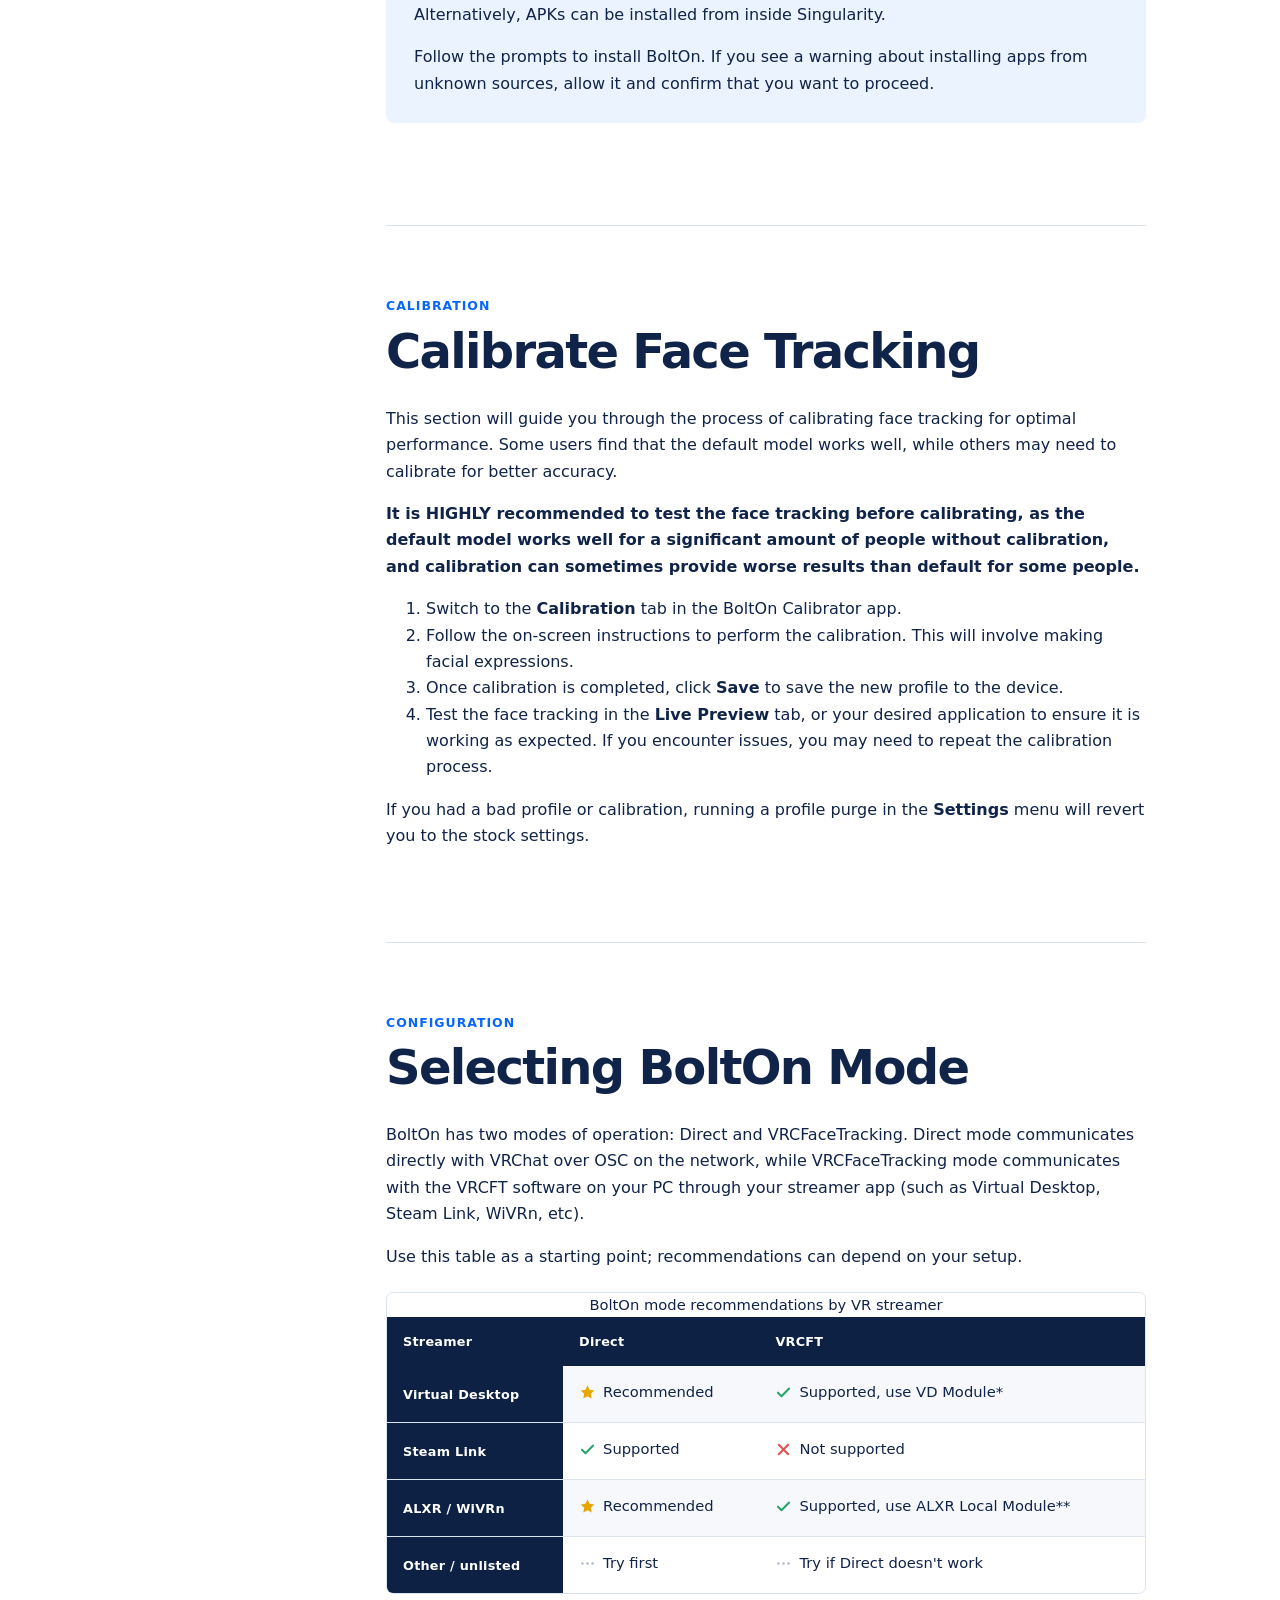
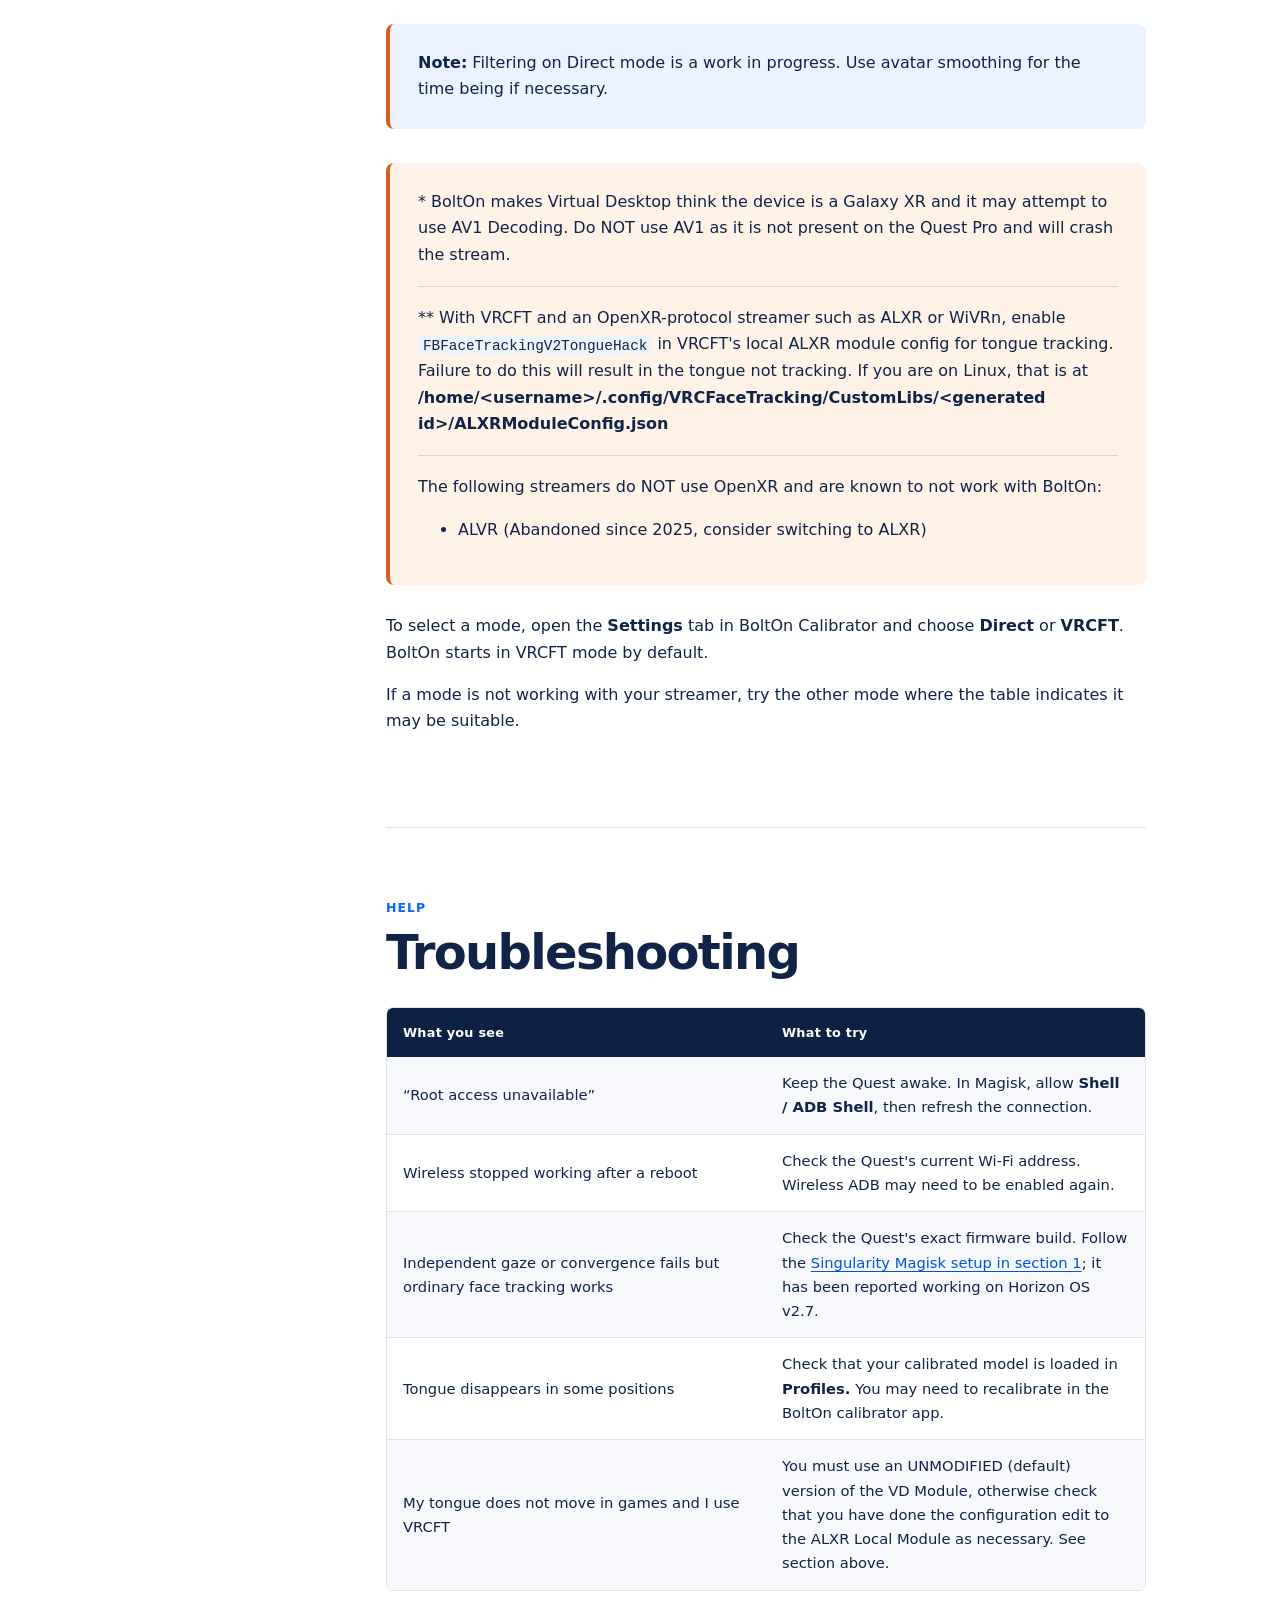
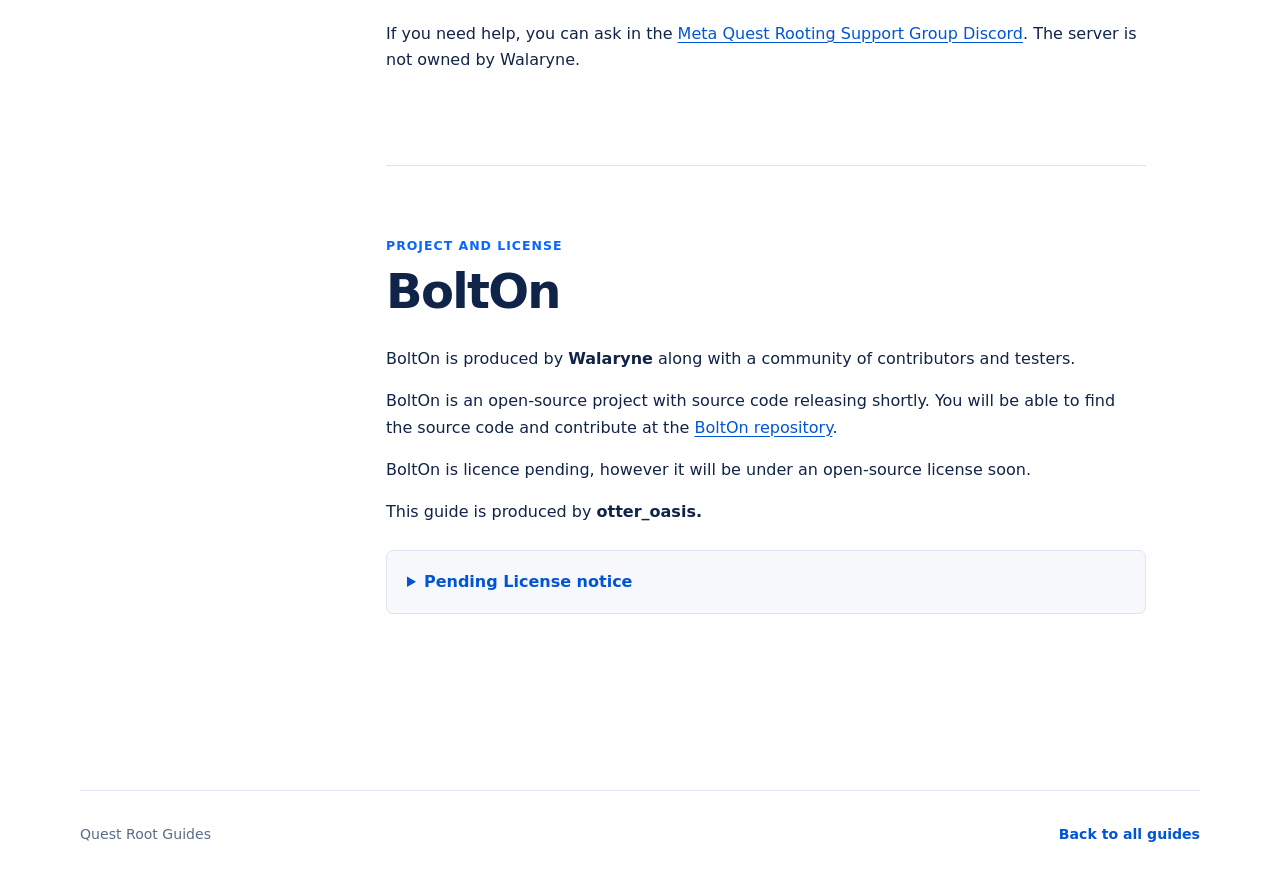
<file: guides/bolton/index.html>
<!doctype html>
<html lang="en">
<head>
  <meta charset="utf-8">
  <meta name="viewport" content="width=device-width, initial-scale=1">
  <meta name="description" content="A setup guide for BoltOn enhanced face tracking on a rooted Meta Quest Pro.">
  <meta name="theme-color" content="#112540">
  <title>BoltOn Setup Guide</title>
  <link rel="canonical" href="https://guides.mxr.lol/guides/bolton/">
  <link rel="icon" type="image/svg+xml" href="../../assets/meta-logo.svg">
  <link rel="stylesheet" href="../../assets/styles.css">
</head>
<body class="guide-page">
  <div class="reading-progress" aria-hidden="true"><span></span></div>
  <a class="skip-link" href="#guide-content">Skip to guide</a>
  <header class="site-header">
    <a class="brand" href="../../">
      <span class="brand-mark" aria-hidden="true"><img src="../../assets/meta-logo.svg" alt=""></span>
      <span>Quest Root Guides</span>
    </a>
    <a class="header-link" href="../../">Back to all guides</a>
  </header>

  <main id="guide-content">
    <header class="guide-hero">
      <p class="eyebrow">Quest Pro · Enhanced face tracking</p>
      <h1>BoltOn:<br><span>text setup guide</span></h1>
            <p class="device-list">On-headset processing <i>/</i> Independent eye gaze <i>/</i> Tongue tracking <i>/</i> wireless via streamer</p>
      <p class="guide-intro">Setup BoltOn on headset for enhanced face tracking on a rooted Meta Quest Pro.</p>
      <div class="guide-meta">
        <span>Guide by <strong>otter_oasis</strong></span>
        <span>Project by <strong>Walaryne</strong></span>
        <a href="https://github.com/BoltOn-Development/BoltOn-QPro-App">BoltOn</a></span></div>
      </div>
    </header>

    <div class="guide-shell">
      <aside class="guide-nav" aria-label="Guide contents">
        <p class="nav-label">On this page</p>
        <nav>
          <a href="#before-you-start">Before you start</a>
          <a href="#1-set-up-eye-tracking-and-independent-gaze-first">Pre-setup for Eye tracking</a>
          <a href="#setup">Setup</a>
          <a href="#calibration">Calibration</a>
          <a href="#mode">Mode Selection</a>
          <a href="#troubleshooting">Troubleshooting</a>
          <a href="#references">References and credit</a>
        </nav>
      </aside>

      <article class="guide-article">
        <section id="before-you-start" class="guide-section">
          <div class="callout caution source-quote">
            <p><strong>BETA!</strong> BoltOn is in beta and is rapidly evolving. Changes and improvements will happen over time. BoltOn contains an automatic update feature, so only an initial setup is required.</p>
            <p><strong>Before you start: you need a rooted Meta Quest Pro.</strong> This program will not work on an unrooted headset or a different Quest model. If you still need to root your Quest Pro, use one of the root guides available on the homepage. Check that your headset's exact software version is supported by <a href="https://github.com/Lumince/singularity">Singularity</a> before following a root guide.</p>
            <p><strong>BoltOn has multiple modes.</strong> BoltOn can be ran in Direct or VRCFaceTracking mode. Direct mode uses OSC over your network to communicate directly to VRChat without the need for additional Software. VRCFaceTracking mode communicates to VRCFT over the streamer app and requires the <a href="https://store.steampowered.com/app/3329480/VRCFaceTracking/">VRCFaceTracking software</a> to be installed on your PC through Steam.</p>
            <p><strong>Other streamers may be supported.</strong> BoltOn has been tested with Virtual Desktop, Steamlink, WiVRn and ALVR. Other streamers that expose face tracking traffic and use the OpenXR protocol may also be compatible.</p>
          </div>

          <aside class="callout info"><h3>We want YOU!</h3>BoltOn is looking for contributors to upload datasets to help further improve the facial tracking models! The more data, the better the algorithm will become. More info will be posted here when available.</aside><br>

          <p>Start by installing BoltOn onto your Quest Pro. This app will communicate to either VRCFT or VRChat directly, via your streamer app.</p>
        </section>

        <section id="1-set-up-eye-tracking-and-independent-gaze-first" class="guide-section">
          <h2>Set up eye tracking and independent gaze first</h2>
          <ol>
            <li>On the rooted Quest Pro, open <strong>Settings &gt; Movement Settings</strong>. Turn on <strong>Eye Tracking</strong> and <strong>Natural Facial Expressions</strong>, then run eye calibration if offered. If these are already enabled, leave them on.</li>
            <li>If <strong>Magisk OverlayFS</strong> is not installed yet, open <strong>Singularity &gt; Apps/Modules &gt; Magisk repo</strong> and install it. Follow any reboot prompts. If it is already enabled in Magisk, you can skip reinstalling it.</li>
            <li>In the same Singularity menu, install <strong>Quest Pro Independent Eye Gaze</strong> if it is not installed yet. Reboot if prompted, then check in Magisk that both modules are enabled. This is the headset-side independent gaze route.</li>
          </ol>
        </section>

        <section id="setup" class="guide-section">
          <p class="section-kicker">Installation</p>
          <h2>Install and Set up BoltOn</h2>
          <ol>
            <li>Open <strong>Singularity-Magisk</strong>, go to settings and enable Zygisk if it is not already enabled, then reboot.</li>
            <li>Open <strong>Singularity</strong> and install the BoltOn app from Apps/Modules (or see alternative methods below).</li>
            <li>Once installed, open the BoltOn Calibrator app. You should be prompted to grant superuser permission from Singularity-Magisk for the app, please allow it.</li>
            <li>Once the app is opened, click <strong>Install Magisk Module</strong> to install the required tracking module. Please restart your headset after installation finishes to apply it.</li>
          </ol>
          <aside class="callout info"><h3>No prompt?</h3><p>If you dont get a prompt, open the <strong>Singularity-Magisk</strong> app, go to the <strong>Superuser</strong> section and grant permission to the <strong>BoltOn Calibrator.</strong></p><h3>Don't see the app after install?</h3><p>The app may not appear in your main app list. Search for <strong>BoltOn</strong> in the app drawer and choose <strong>BoltOn Calibrator.</strong></p></aside>
          <aside class="callout info"><h3>Alternative Download Method 1</h3><p>Open the <strong>Browser</strong> app on your Quest Pro and visit <strong><a href="https://tinyurl.com/BoltOnVR" target="_blank">tinyurl.com/BoltOnVR</a></strong> to download the APK file. (This link redirects to GitHub and downloads the latest release APK automatically)</p><h3>Alternative Download Method 2</h3><p>Download the latest BoltOn <strong>APK file</strong> from <a href="https://github.com/BoltOn-Development/BoltOn-QPro-App/releases">this project's Releases page</a>. Choose the named BoltOn APK, <strong>not</strong> GitHub's “Source code” ZIP. Transfer the APK file to your Quest Pro via USB.</p><br><p>Once the APK is on your headset, open the <strong>Files</strong> app and navigate to the APK file. Tap the hamburger menu and select Open with, and choose <strong>Package Installer.</strong> Alternatively, APKs can be installed from inside Singularity.</p><p>Follow the prompts to install BoltOn. If you see a warning about installing apps from unknown sources, allow it and confirm that you want to proceed.</p></aside><br>
        </section>

        <section id="calibration" class="guide-section">
          <p class="section-kicker">Calibration</p>
          <h2>Calibrate Face Tracking</h2>
          <p>This section will guide you through the process of calibrating face tracking for optimal performance. Some users find that the default model works well, while others may need to calibrate for better accuracy.</p>
          <p><strong>It is HIGHLY recommended to test the face tracking before calibrating, as the default model works well for a significant amount of people without calibration, and calibration can sometimes provide worse results than default for some people.</strong></p>
          <ol>
            <li>Switch to the <strong>Calibration</strong> tab in the BoltOn Calibrator app.</li>
            <li>Follow the on-screen instructions to perform the calibration. This will involve making facial expressions.</li>
            <li>Once calibration is completed, click <strong>Save</strong> to save the new profile to the device.</li>
            <li>Test the face tracking in the <strong>Live Preview</strong> tab, or your desired application to ensure it is working as expected. If you encounter issues, you may need to repeat the calibration process.</li>
          </ol>
          <p>If you had a bad profile or calibration, running a profile purge in the <strong>Settings</strong> menu will revert you to the stock settings.</p>
        </section>

        <section id="mode" class="guide-section">
          <p class="section-kicker">Configuration</p>
          <h2>Selecting BoltOn Mode</h2>
          <p>BoltOn has two modes of operation: Direct and VRCFaceTracking. Direct mode communicates directly with VRChat over OSC on the network, while VRCFaceTracking mode communicates with the VRCFT software on your PC through your streamer app (such as Virtual Desktop, Steam Link, WiVRn, etc).</p>
          <p>Use this table as a starting point; recommendations can depend on your setup.</p>
          <div class="table-wrap">
            <table class="mode-table">
              <caption>BoltOn mode recommendations by VR streamer</caption>
              <thead>
                <tr>
                  <th scope="col">Streamer</th>
                  <th scope="col">Direct</th>
                  <th scope="col">VRCFT</th>
                </tr>
              </thead>
              <tbody>
                <tr>
                  <th scope="row">Virtual Desktop</th>
                  <td><span class="mode-status"><img class="mode-status-icon" src="../../assets/icon-star.svg" alt="" aria-hidden="true">Recommended</span></td>
                  <td><span class="mode-status"><img class="mode-status-icon" src="../../assets/icon-check.svg" alt="" aria-hidden="true">Supported, use VD Module*</span></td>
                </tr>
                <tr>
                  <th scope="row">Steam Link</th>
                  <td><span class="mode-status"><img class="mode-status-icon" src="../../assets/icon-check.svg" alt="" aria-hidden="true">Supported</span></td>
                  <td><span class="mode-status"><img class="mode-status-icon" src="../../assets/icon-cross.svg" alt="" aria-hidden="true">Not supported</span></td>
                </tr>
                <tr>
                  <th scope="row">ALXR / WiVRn</th>
                  <td><span class="mode-status"><img class="mode-status-icon" src="../../assets/icon-star.svg" alt="" aria-hidden="true">Recommended</span></td>
                  <td><span class="mode-status"><img class="mode-status-icon" src="../../assets/icon-check.svg" alt="" aria-hidden="true">Supported, use ALXR Local Module**</span></td>
                </tr>
                <tr>
                  <th scope="row">Other / unlisted</th>
                  <td><span class="mode-status"><img class="mode-status-icon" src="../../assets/icon-ellipsis.svg" alt="" aria-hidden="true">Try first</span></td>
                  <td><span class="mode-status"><img class="mode-status-icon" src="../../assets/icon-ellipsis.svg" alt="" aria-hidden="true">Try if Direct doesn't work</span></td>
                </tr>
              </tbody>
            </table>
          </div>
          <div class="callout info source-quote">
            <p><strong>Note:</strong> Filtering on Direct mode is a work in progress. Use avatar smoothing for the time being if necessary.</p>
          </div>
          <div class="callout caution source-quote">
            <p>* BoltOn makes Virtual Desktop think the device is a Galaxy XR and it may attempt to use AV1 Decoding. Do NOT use AV1 as it is not present on the Quest Pro and will crash the stream.</p>
            <p>** With VRCFT and an OpenXR-protocol streamer such as ALXR or WiVRn, enable <code>FBFaceTrackingV2TongueHack</code> in VRCFT's local ALXR module config for tongue tracking. Failure to do this will result in the tongue not tracking. If you are on Linux, that is at <strong>/home/&lt;username&gt;/.config/VRCFaceTracking/CustomLibs/&lt;generated id&gt;/ALXRModuleConfig.json</strong></p>
            <p>The following streamers do NOT use OpenXR and are known to not work with BoltOn:</p>
            <ul>
              <li>ALVR (Abandoned since 2025, consider switching to ALXR)</li>
            </ul>
          </div>
          <p>To select a mode, open the <strong>Settings</strong> tab in BoltOn Calibrator and choose <strong>Direct</strong> or <strong>VRCFT</strong>. BoltOn starts in VRCFT mode by default.</p>
          <p>If a mode is not working with your streamer, try the other mode where the table indicates it may be suitable.</p>
        </section>

        <section id="troubleshooting" class="guide-section">
          <p class="section-kicker">Help</p>
          <h2>Troubleshooting</h2>
          <div class="table-wrap">
            <table class="troubleshooting-table">
              <thead><tr><th>What you see</th><th>What to try</th></tr></thead>
              <tbody>
                <tr><td>“Root access unavailable”</td><td>Keep the Quest awake. In Magisk, allow <strong>Shell / ADB Shell</strong>, then refresh the connection.</td></tr>
                <tr><td>Wireless stopped working after a reboot</td><td>Check the Quest's current Wi-Fi address. Wireless ADB may need to be enabled again.</td></tr>
                <tr><td>Independent gaze or convergence fails but ordinary face tracking works</td><td>Check the Quest's exact firmware build. Follow the <a href="#1-set-up-eye-tracking-and-independent-gaze-first">Singularity Magisk setup in section 1</a>; it has been reported working on Horizon OS v2.7.</td></tr>
                <tr><td>Tongue disappears in some positions</td><td>Check that your calibrated model is loaded in <strong>Profiles.</strong> You may need to recalibrate in the BoltOn calibrator app.</td></tr>
                <tr><td>My tongue does not move in games and I use VRCFT</td><td>You must use an UNMODIFIED (default) version of the VD Module, otherwise check that you have done the configuration edit to the ALXR Local Module as necessary. See section above.</td></tr>
              </tbody>
            </table>
          </div>
          <p>If you need help, you can ask in the <a href="https://discord.gg/ghvuJTpRu4">Meta Quest Rooting Support Group Discord</a>. The server is not owned by Walaryne.</p>
        </section>

        <section id="project" class="guide-section">
          <p class="section-kicker">Project and License</p>
          <h2>BoltOn</h2>
          <p>BoltOn is produced by <strong>Walaryne</strong> along with a community of contributors and testers.</p>
          <p>BoltOn is an open-source project with source code releasing shortly. You will be able to find the source code and contribute at the <a href="https://github.com/BoltOn-Development/BoltOn-QPro-App">BoltOn repository</a>.</p>
          <p>BoltOn is licence pending, however it will be under an open-source license soon.</p>
          <p>This guide is produced by <strong>otter_oasis.</strong></p>
          <details class="license-notice">
            <summary>Pending License notice</summary>
            <p>Pending License</p>
            <p>BoltOn is pending licence while the best licence is being determined for this project.</p>
            <p>Once the licence is determined, the source code will be released and the licence notice will be updated.</p>
            <p>It is assumed that the license will be generally permissive.</p>
          </details>
        </section>
      </article>
    </div>
  </main>

  <footer class="site-footer">
    <span>Quest Root Guides</span>
    <a href="../../">Back to all guides</a>
  </footer>
  <script src="../../assets/site.js"></script>
</body>
</html>
</file>
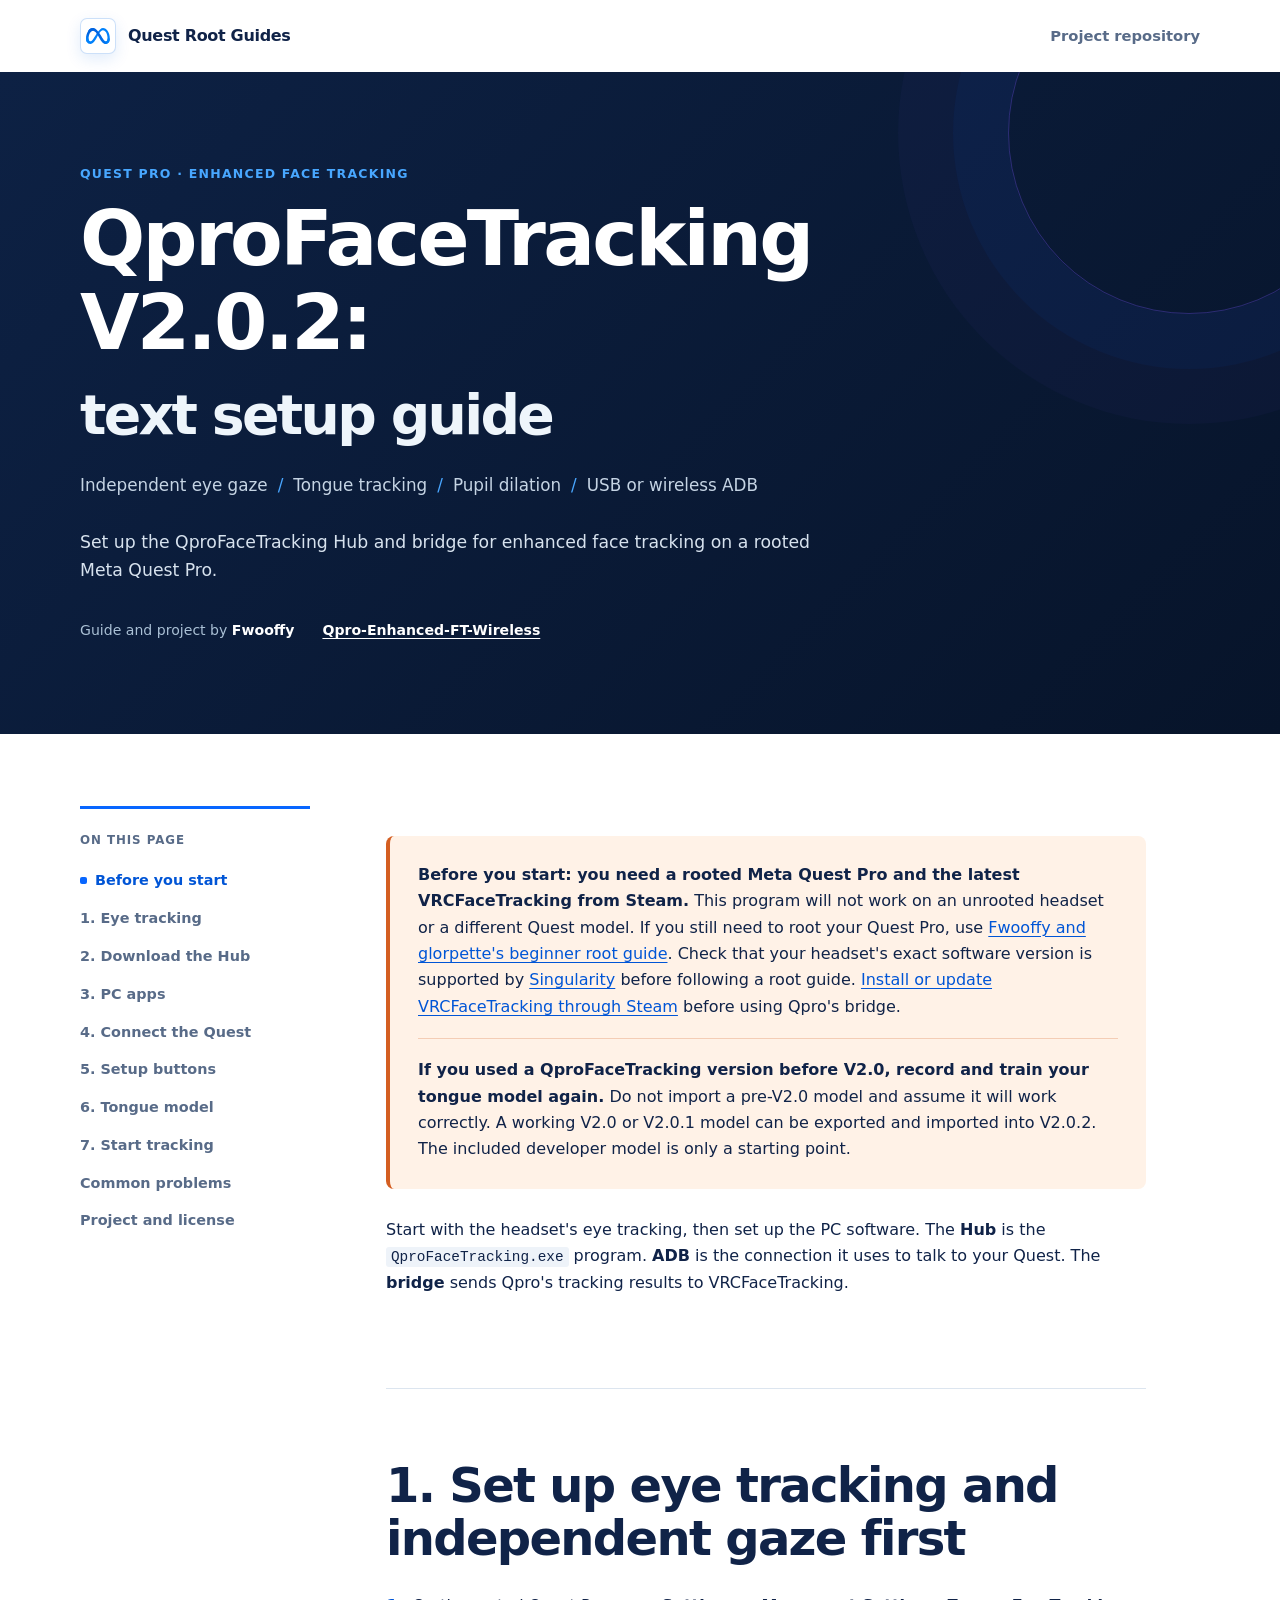
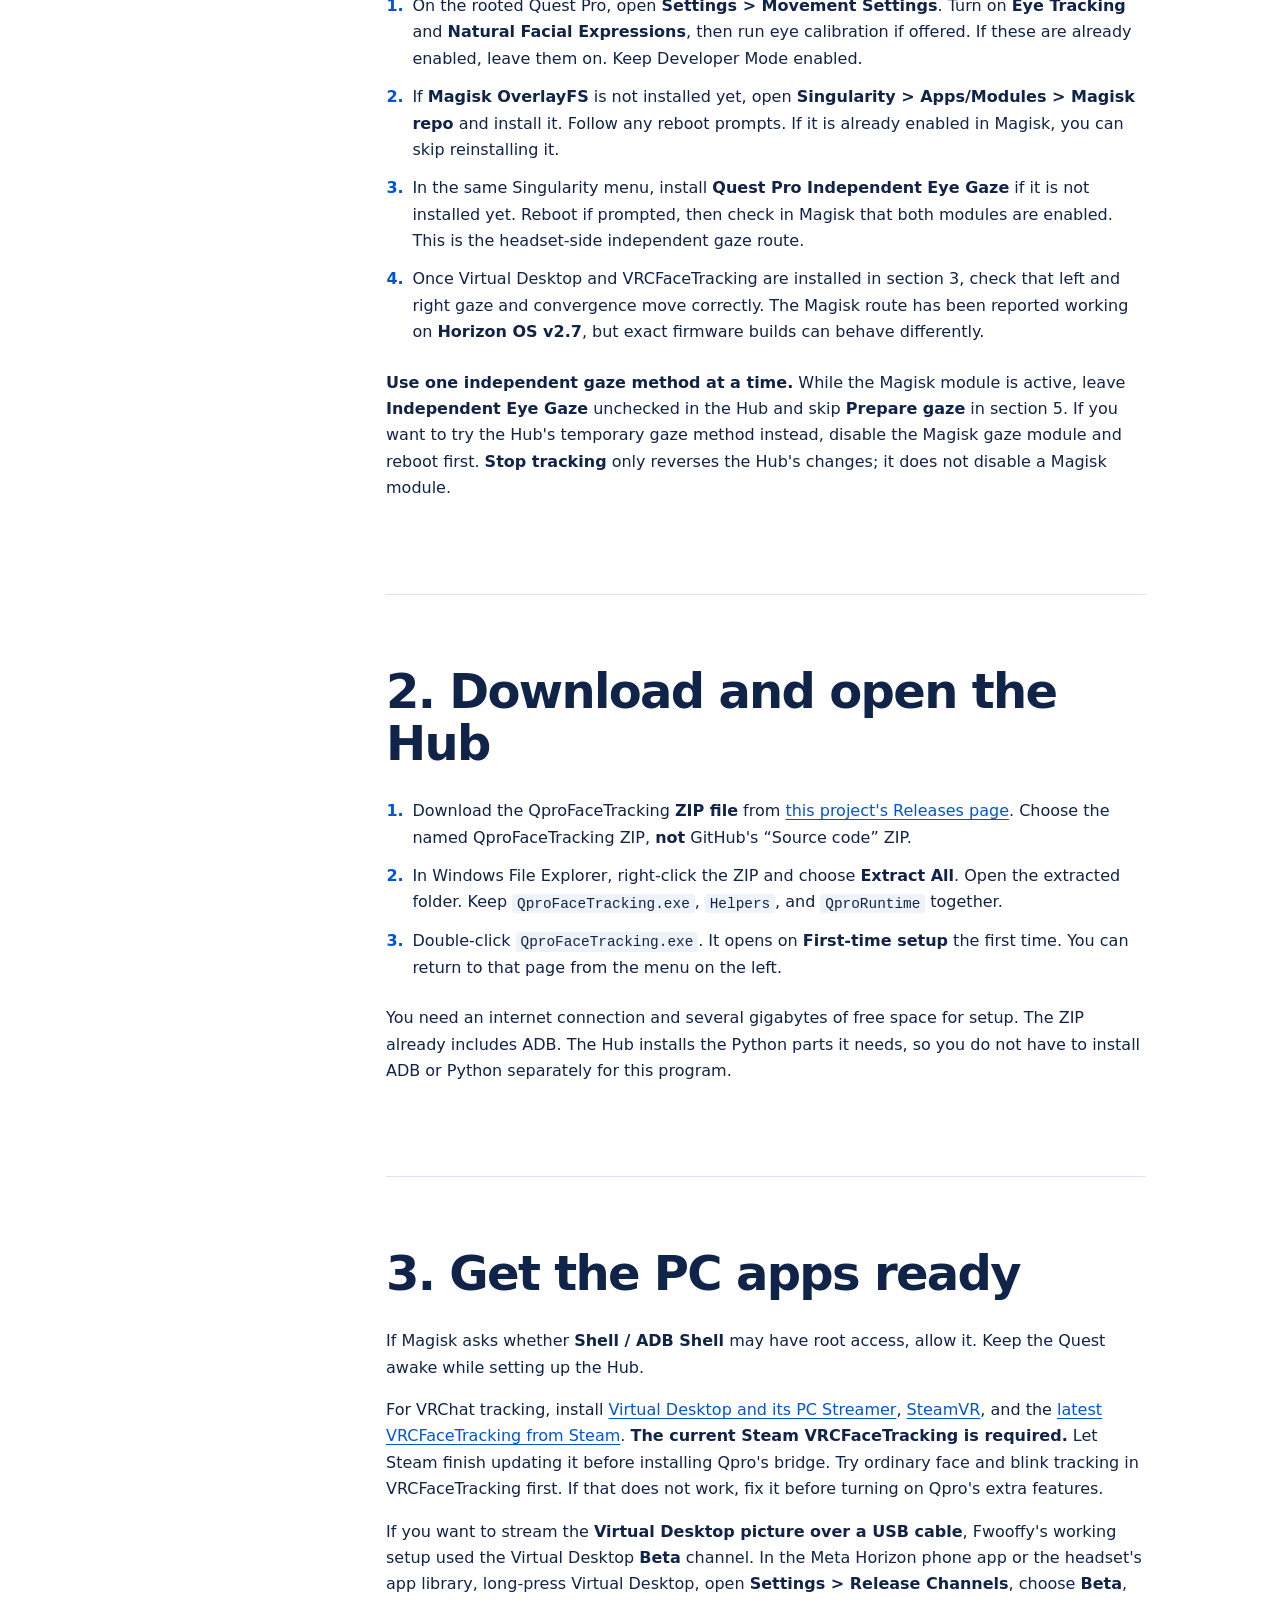
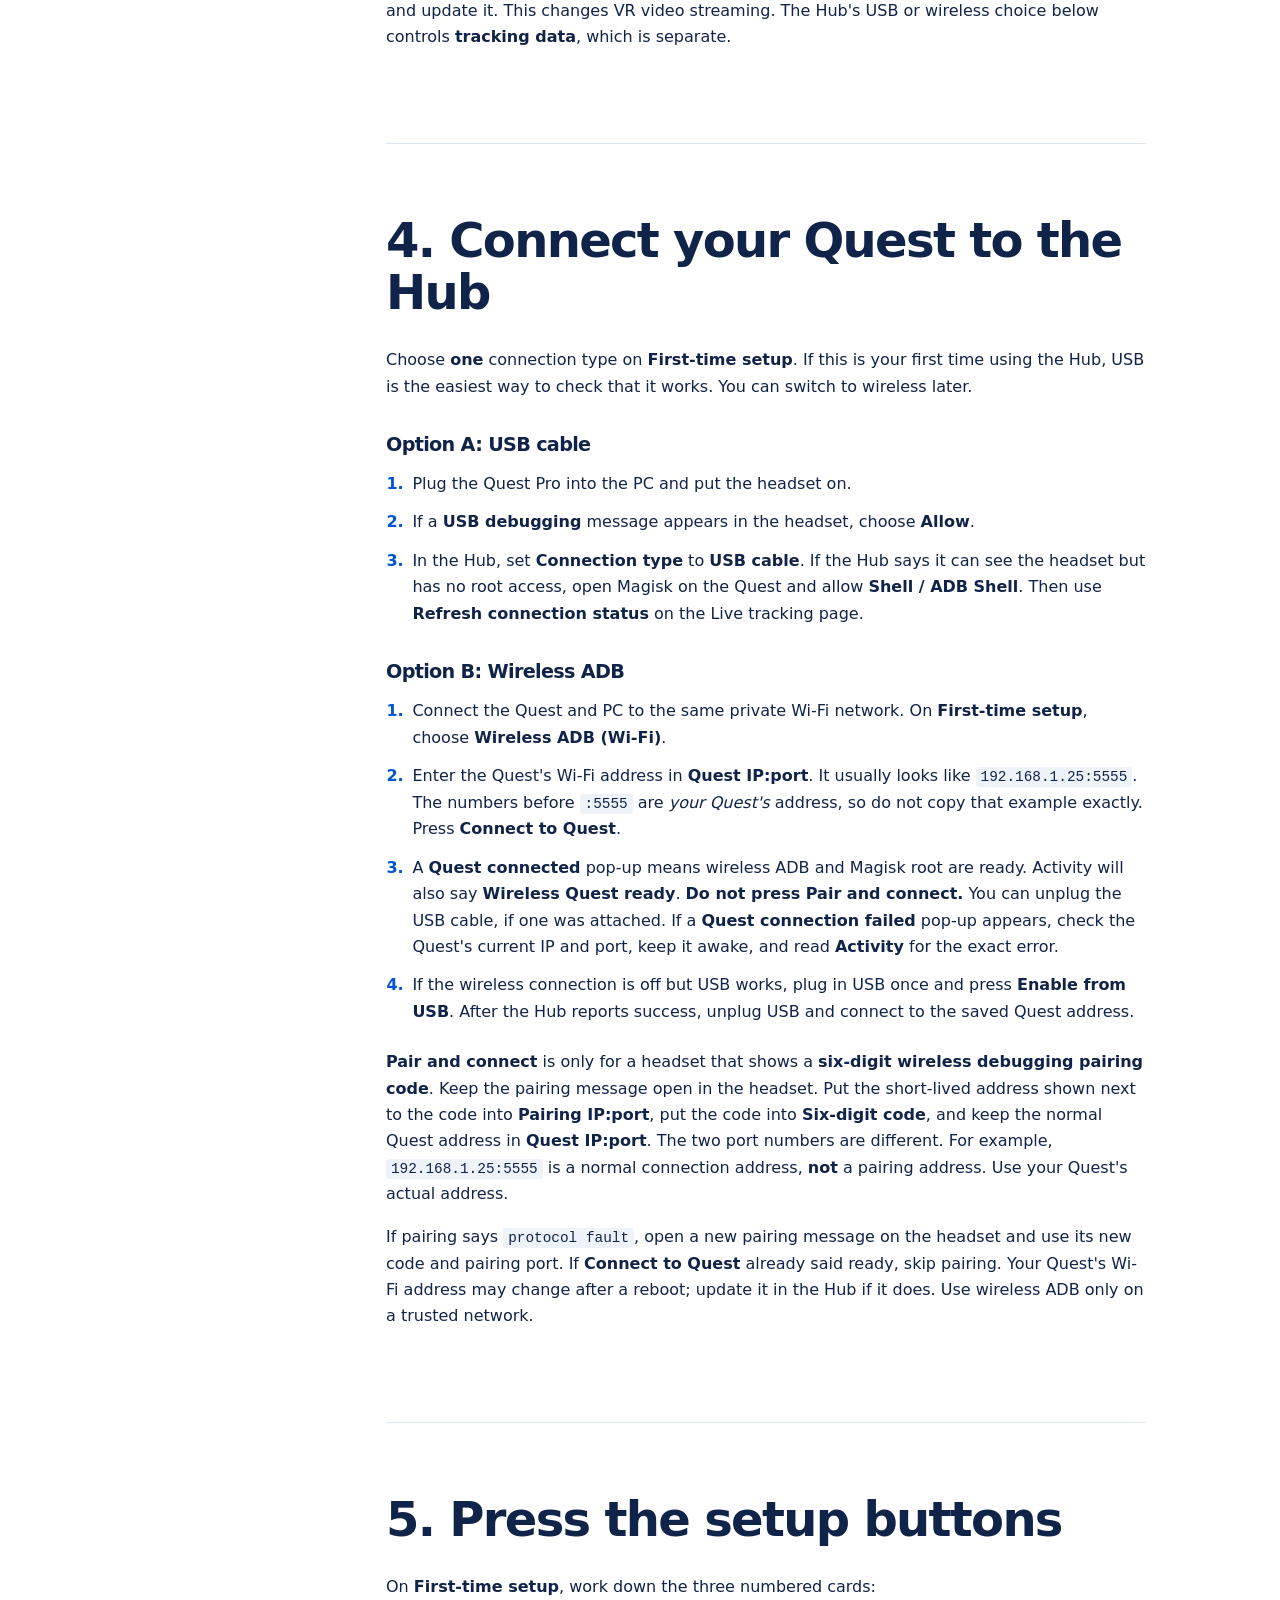
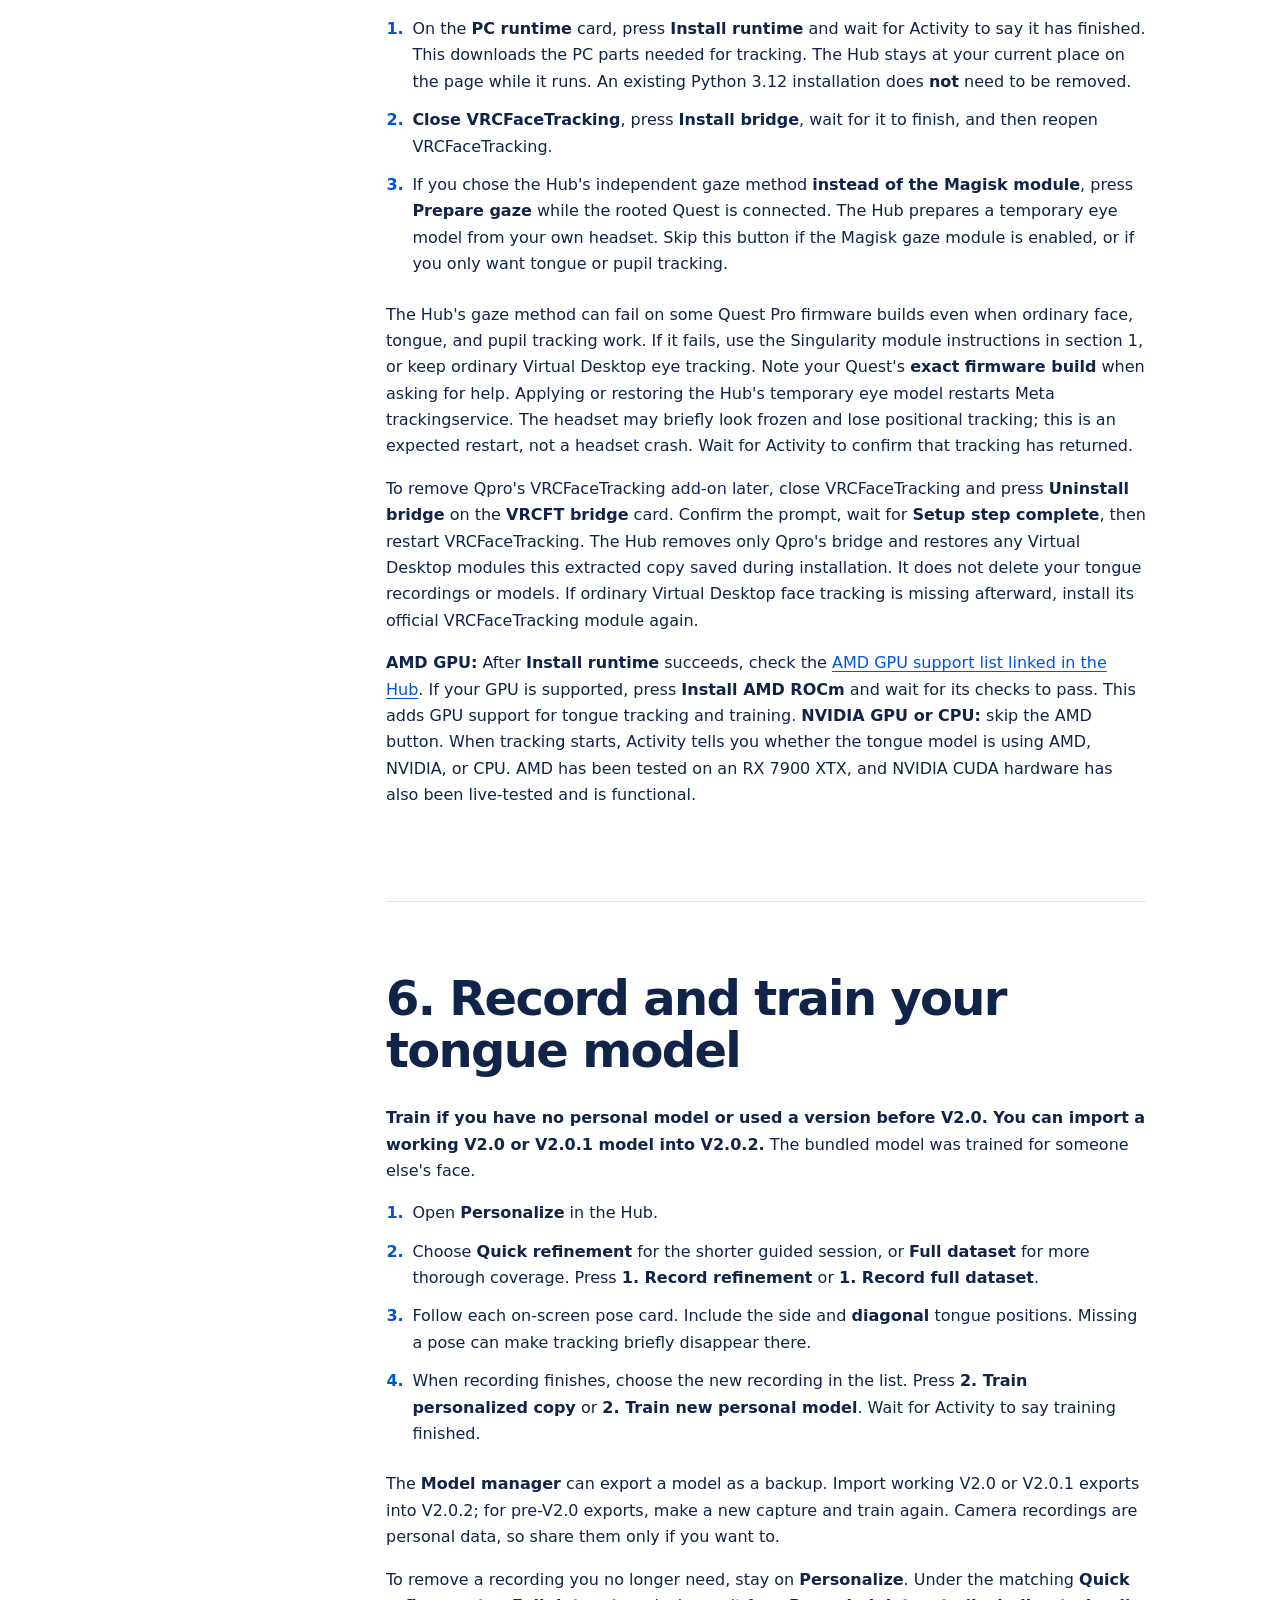
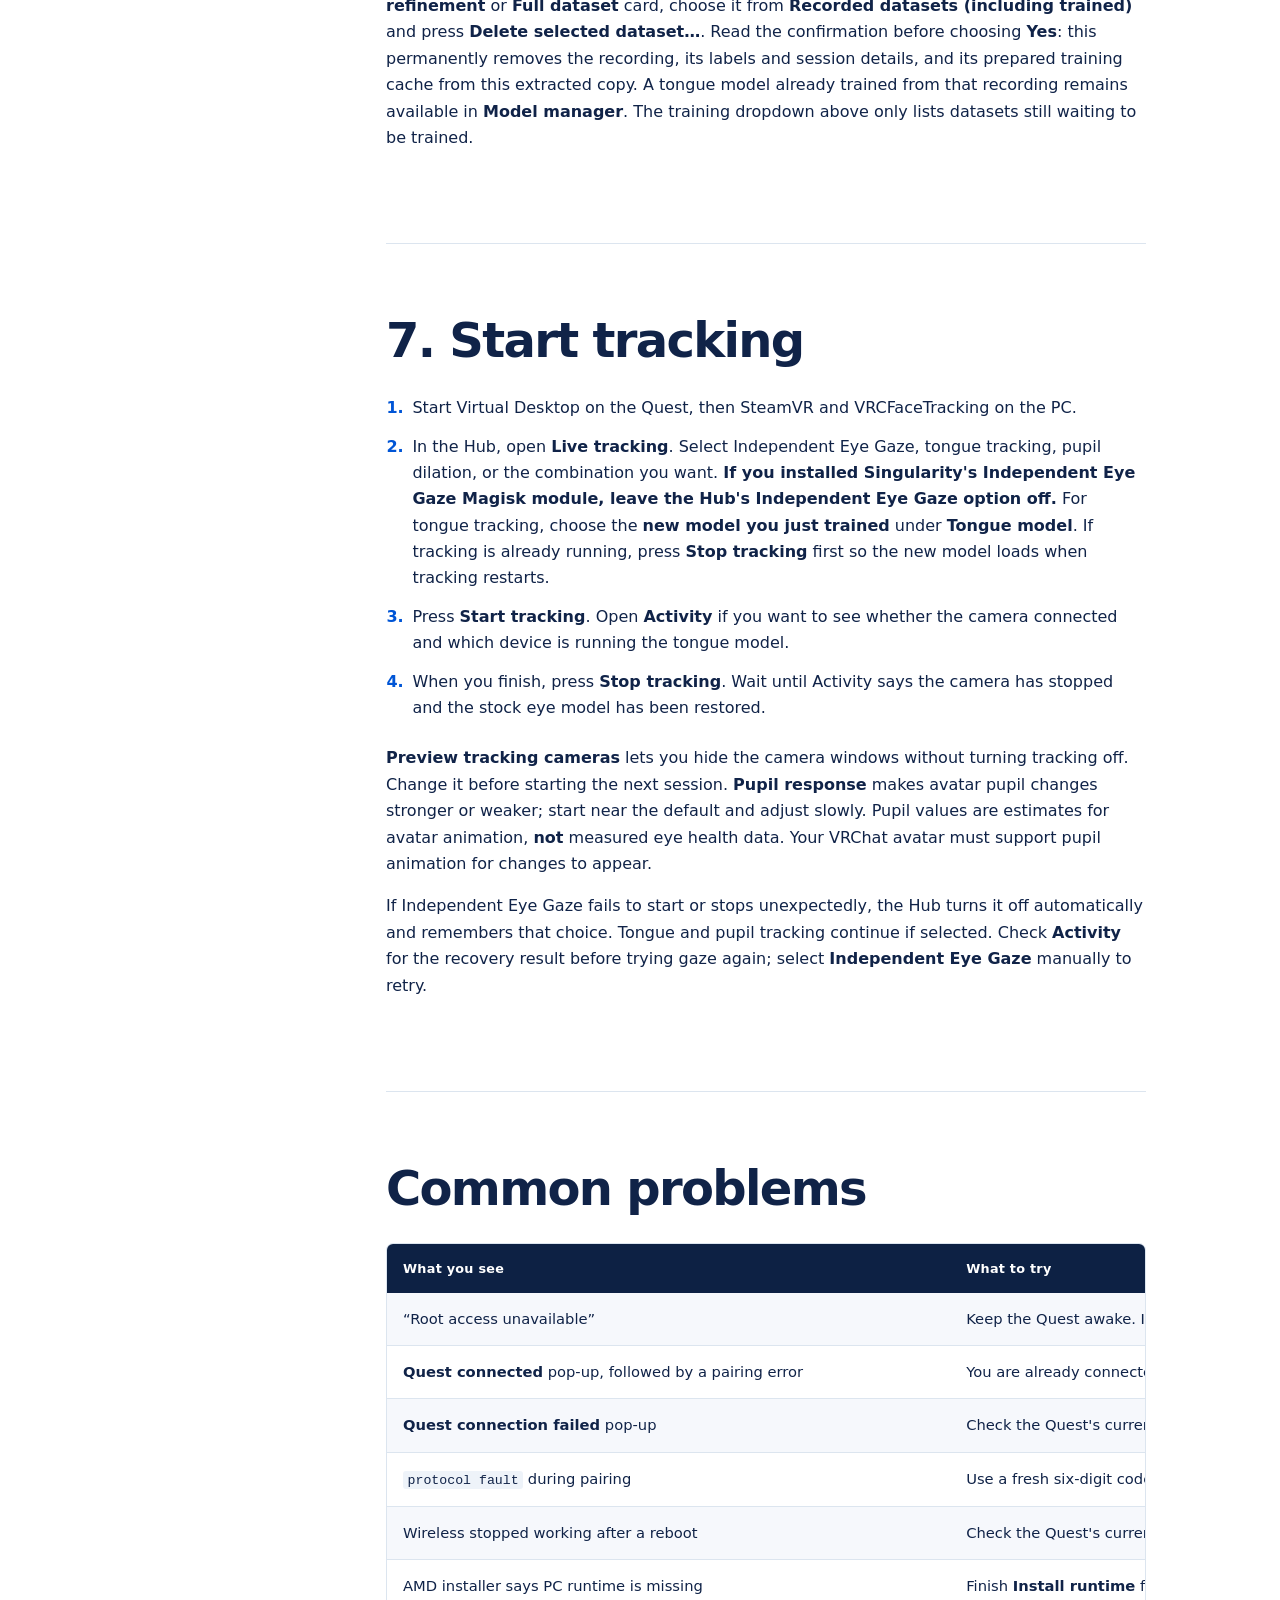
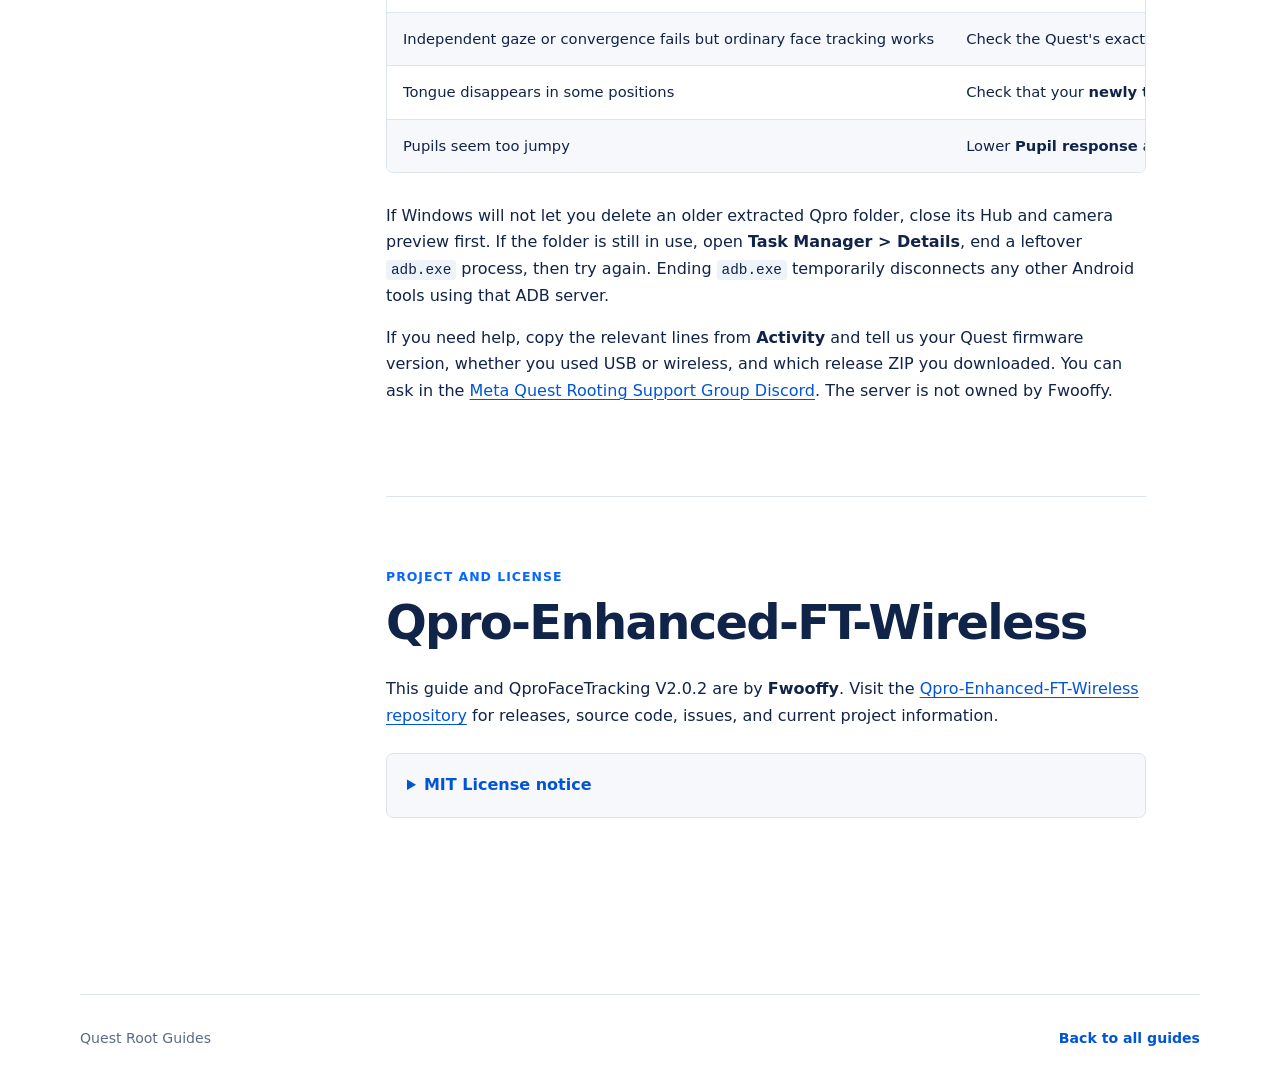
<file: guides/enhanced-face-tracking/index.html>
<!doctype html>
<html lang="en">
<head>
  <meta charset="utf-8">
  <meta name="viewport" content="width=device-width, initial-scale=1">
  <meta name="description" content="Set up QproFaceTracking V2.0.2 for enhanced eye, tongue, and pupil tracking on a rooted Meta Quest Pro.">
  <meta name="theme-color" content="#112540">
  <title>QproFaceTracking V2.0.2 Setup Guide</title>
  <link rel="canonical" href="https://guides.mxr.lol/guides/enhanced-face-tracking/">
  <link rel="icon" type="image/svg+xml" href="../../assets/meta-logo.svg">
  <link rel="stylesheet" href="../../assets/styles.css?v=20260927">
</head>
<body class="guide-page">
  <div class="reading-progress" aria-hidden="true"><span></span></div>
  <a class="skip-link" href="#guide-content">Skip to guide</a>
  <header class="site-header">
    <a class="brand" href="../../"><span class="brand-mark" aria-hidden="true"><img src="../../assets/meta-logo.svg" alt=""></span><span>Quest Root Guides</span></a>
    <a class="header-link" href="https://github.com/Fwooffy/Qpro-Enhanced-FT-Wireless">Project repository</a>
  </header>

  <main id="guide-content">
    <header class="guide-hero">
      <p class="eyebrow">Quest Pro · Enhanced face tracking</p>
      <h1>QproFaceTracking V2.0.2:<br><span>text setup guide</span></h1>
      <p class="device-list">Independent eye gaze <i>/</i> Tongue tracking <i>/</i> Pupil dilation <i>/</i> USB or wireless ADB</p>
      <p class="guide-intro">Set up the QproFaceTracking Hub and bridge for enhanced face tracking on a rooted Meta Quest Pro.</p>
      <div class="guide-meta"><span>Guide and project by <strong>Fwooffy</strong></span><span><a href="https://github.com/Fwooffy/Qpro-Enhanced-FT-Wireless">Qpro-Enhanced-FT-Wireless</a></span></div>
    </header>

    <div class="guide-shell">
      <aside class="guide-nav" aria-label="Guide contents">
        <p class="nav-label">On this page</p>
        <nav>
          <a href="#before-you-start">Before you start</a>
          <a href="#1-set-up-eye-tracking-and-independent-gaze-first">1. Eye tracking</a>
          <a href="#download-hub">2. Download the Hub</a>
          <a href="#pc-apps">3. PC apps</a>
          <a href="#connect-hub">4. Connect the Quest</a>
          <a href="#setup-buttons">5. Setup buttons</a>
          <a href="#tongue-model">6. Tongue model</a>
          <a href="#start-tracking">7. Start tracking</a>
          <a href="#common-problems">Common problems</a>
          <a href="#project-credit">Project and license</a>
        </nav>
      </aside>

      <article class="guide-article source-guide">
        <section id="before-you-start" class="guide-section">
          <div class="callout caution source-quote">
            <p><strong>Before you start: you need a rooted Meta Quest Pro and the latest VRCFaceTracking from Steam.</strong> This program will not work on an unrooted headset or a different Quest model. If you still need to root your Quest Pro, use <a href="https://github.com/glorpette/quest-guides/blob/main/root_guide_by_fwooffy.md">Fwooffy and glorpette's beginner root guide</a>. Check that your headset's exact software version is supported by <a href="https://github.com/Lumince/singularity">Singularity</a> before following a root guide. <a href="https://store.steampowered.com/app/3329480/VRCFaceTracking/">Install or update VRCFaceTracking through Steam</a> before using Qpro's bridge.</p>
            <p><strong>If you used a QproFaceTracking version before V2.0, record and train your tongue model again.</strong> Do not import a pre-V2.0 model and assume it will work correctly. A working V2.0 or V2.0.1 model can be exported and imported into V2.0.2. The included developer model is only a starting point.</p>
          </div>

          <p>Start with the headset's eye tracking, then set up the PC software. The <strong>Hub</strong> is the <code>QproFaceTracking.exe</code> program. <strong>ADB</strong> is the connection it uses to talk to your Quest. The <strong>bridge</strong> sends Qpro's tracking results to VRCFaceTracking.</p>
        </section>

        <section id="1-set-up-eye-tracking-and-independent-gaze-first" class="guide-section">
          <h2>1. Set up eye tracking and independent gaze first</h2>
          <ol>
            <li>On the rooted Quest Pro, open <strong>Settings &gt; Movement Settings</strong>. Turn on <strong>Eye Tracking</strong> and <strong>Natural Facial Expressions</strong>, then run eye calibration if offered. If these are already enabled, leave them on. Keep Developer Mode enabled.</li>
            <li>If <strong>Magisk OverlayFS</strong> is not installed yet, open <strong>Singularity &gt; Apps/Modules &gt; Magisk repo</strong> and install it. Follow any reboot prompts. If it is already enabled in Magisk, you can skip reinstalling it.</li>
            <li>In the same Singularity menu, install <strong>Quest Pro Independent Eye Gaze</strong> if it is not installed yet. Reboot if prompted, then check in Magisk that both modules are enabled. This is the headset-side independent gaze route.</li>
            <li>Once Virtual Desktop and VRCFaceTracking are installed in section 3, check that left and right gaze and convergence move correctly. The Magisk route has been reported working on <strong>Horizon OS v2.7</strong>, but exact firmware builds can behave differently.</li>
          </ol>
          <p><strong>Use one independent gaze method at a time.</strong> While the Magisk module is active, leave <strong>Independent Eye Gaze</strong> unchecked in the Hub and skip <strong>Prepare gaze</strong> in section 5. If you want to try the Hub's temporary gaze method instead, disable the Magisk gaze module and reboot first. <strong>Stop tracking</strong> only reverses the Hub's changes; it does not disable a Magisk module.</p>
        </section>

        <section id="download-hub" class="guide-section">
          <h2>2. Download and open the Hub</h2>
          <ol>
            <li>Download the QproFaceTracking <strong>ZIP file</strong> from <a href="https://github.com/Fwooffy/Qpro-Enhanced-FT-Wireless/releases">this project's Releases page</a>. Choose the named QproFaceTracking ZIP, <strong>not</strong> GitHub's “Source code” ZIP.</li>
            <li>In Windows File Explorer, right-click the ZIP and choose <strong>Extract All</strong>. Open the extracted folder. Keep <code>QproFaceTracking.exe</code>, <code>Helpers</code>, and <code>QproRuntime</code> together.</li>
            <li>Double-click <code>QproFaceTracking.exe</code>. It opens on <strong>First-time setup</strong> the first time. You can return to that page from the menu on the left.</li>
          </ol>
          <p>You need an internet connection and several gigabytes of free space for setup. The ZIP already includes ADB. The Hub installs the Python parts it needs, so you do not have to install ADB or Python separately for this program.</p>
        </section>

        <section id="pc-apps" class="guide-section">
          <h2>3. Get the PC apps ready</h2>
          <p>If Magisk asks whether <strong>Shell / ADB Shell</strong> may have root access, allow it. Keep the Quest awake while setting up the Hub.</p>
          <p>For VRChat tracking, install <a href="https://www.vrdesktop.net/">Virtual Desktop and its PC Streamer</a>, <a href="https://store.steampowered.com/app/250820/SteamVR/">SteamVR</a>, and the <a href="https://store.steampowered.com/app/3329480/VRCFaceTracking/">latest VRCFaceTracking from Steam</a>. <strong>The current Steam VRCFaceTracking is required.</strong> Let Steam finish updating it before installing Qpro's bridge. Try ordinary face and blink tracking in VRCFaceTracking first. If that does not work, fix it before turning on Qpro's extra features.</p>
          <p>If you want to stream the <strong>Virtual Desktop picture over a USB cable</strong>, Fwooffy's working setup used the Virtual Desktop <strong>Beta</strong> channel. In the Meta Horizon phone app or the headset's app library, long-press Virtual Desktop, open <strong>Settings &gt; Release Channels</strong>, choose <strong>Beta</strong>, and update it. This changes VR video streaming. The Hub's USB or wireless choice below controls <strong>tracking data</strong>, which is separate.</p>
        </section>

        <section id="connect-hub" class="guide-section">
          <h2>4. Connect your Quest to the Hub</h2>
          <p>Choose <strong>one</strong> connection type on <strong>First-time setup</strong>. If this is your first time using the Hub, USB is the easiest way to check that it works. You can switch to wireless later.</p>

          <h3>Option A: USB cable</h3>
          <ol>
            <li>Plug the Quest Pro into the PC and put the headset on.</li>
            <li>If a <strong>USB debugging</strong> message appears in the headset, choose <strong>Allow</strong>.</li>
            <li>In the Hub, set <strong>Connection type</strong> to <strong>USB cable</strong>. If the Hub says it can see the headset but has no root access, open Magisk on the Quest and allow <strong>Shell / ADB Shell</strong>. Then use <strong>Refresh connection status</strong> on the Live tracking page.</li>
          </ol>

          <h3>Option B: Wireless ADB</h3>
          <ol>
            <li>Connect the Quest and PC to the same private Wi-Fi network. On <strong>First-time setup</strong>, choose <strong>Wireless ADB (Wi-Fi)</strong>.</li>
            <li>Enter the Quest's Wi-Fi address in <strong>Quest IP:port</strong>. It usually looks like <code>192.168.1.25:5555</code>. The numbers before <code>:5555</code> are <em>your Quest's</em> address, so do not copy that example exactly. Press <strong>Connect to Quest</strong>.</li>
            <li>A <strong>Quest connected</strong> pop-up means wireless ADB and Magisk root are ready. Activity will also say <strong>Wireless Quest ready</strong>. <strong>Do not press Pair and connect.</strong> You can unplug the USB cable, if one was attached. If a <strong>Quest connection failed</strong> pop-up appears, check the Quest's current IP and port, keep it awake, and read <strong>Activity</strong> for the exact error.</li>
            <li>If the wireless connection is off but USB works, plug in USB once and press <strong>Enable from USB</strong>. After the Hub reports success, unplug USB and connect to the saved Quest address.</li>
          </ol>

          <p><strong>Pair and connect</strong> is only for a headset that shows a <strong>six-digit wireless debugging pairing code</strong>. Keep the pairing message open in the headset. Put the short-lived address shown next to the code into <strong>Pairing IP:port</strong>, put the code into <strong>Six-digit code</strong>, and keep the normal Quest address in <strong>Quest IP:port</strong>. The two port numbers are different. For example, <code>192.168.1.25:5555</code> is a normal connection address, <strong>not</strong> a pairing address. Use your Quest's actual address.</p>
          <p>If pairing says <code>protocol fault</code>, open a new pairing message on the headset and use its new code and pairing port. If <strong>Connect to Quest</strong> already said ready, skip pairing. Your Quest's Wi-Fi address may change after a reboot; update it in the Hub if it does. Use wireless ADB only on a trusted network.</p>
        </section>

        <section id="setup-buttons" class="guide-section">
          <h2>5. Press the setup buttons</h2>
          <p>On <strong>First-time setup</strong>, work down the three numbered cards:</p>
          <ol>
            <li>On the <strong>PC runtime</strong> card, press <strong>Install runtime</strong> and wait for Activity to say it has finished. This downloads the PC parts needed for tracking. The Hub stays at your current place on the page while it runs. An existing Python 3.12 installation does <strong>not</strong> need to be removed.</li>
            <li><strong>Close VRCFaceTracking</strong>, press <strong>Install bridge</strong>, wait for it to finish, and then reopen VRCFaceTracking.</li>
            <li>If you chose the Hub's independent gaze method <strong>instead of the Magisk module</strong>, press <strong>Prepare gaze</strong> while the rooted Quest is connected. The Hub prepares a temporary eye model from your own headset. Skip this button if the Magisk gaze module is enabled, or if you only want tongue or pupil tracking.</li>
          </ol>
          <p>The Hub's gaze method can fail on some Quest Pro firmware builds even when ordinary face, tongue, and pupil tracking work. If it fails, use the Singularity module instructions in section 1, or keep ordinary Virtual Desktop eye tracking. Note your Quest's <strong>exact firmware build</strong> when asking for help. Applying or restoring the Hub's temporary eye model restarts Meta trackingservice. The headset may briefly look frozen and lose positional tracking; this is an expected restart, not a headset crash. Wait for Activity to confirm that tracking has returned.</p>
          <p>To remove Qpro's VRCFaceTracking add-on later, close VRCFaceTracking and press <strong>Uninstall bridge</strong> on the <strong>VRCFT bridge</strong> card. Confirm the prompt, wait for <strong>Setup step complete</strong>, then restart VRCFaceTracking. The Hub removes only Qpro's bridge and restores any Virtual Desktop modules this extracted copy saved during installation. It does not delete your tongue recordings or models. If ordinary Virtual Desktop face tracking is missing afterward, install its official VRCFaceTracking module again.</p>
          <p><strong>AMD GPU:</strong> After <strong>Install runtime</strong> succeeds, check the <a href="https://rocm.docs.amd.com/projects/radeon-ryzen/en/docs-7.2.1/docs/compatibility/compatibilityrad/windows/windows_compatibility.html">AMD GPU support list linked in the Hub</a>. If your GPU is supported, press <strong>Install AMD ROCm</strong> and wait for its checks to pass. This adds GPU support for tongue tracking and training. <strong>NVIDIA GPU or CPU:</strong> skip the AMD button. When tracking starts, Activity tells you whether the tongue model is using AMD, NVIDIA, or CPU. AMD has been tested on an RX 7900 XTX, and NVIDIA CUDA hardware has also been live-tested and is functional.</p>
        </section>

        <section id="tongue-model" class="guide-section">
          <h2>6. Record and train your tongue model</h2>
          <p><strong>Train if you have no personal model or used a version before V2.0. You can import a working V2.0 or V2.0.1 model into V2.0.2.</strong> The bundled model was trained for someone else's face.</p>
          <ol>
            <li>Open <strong>Personalize</strong> in the Hub.</li>
            <li>Choose <strong>Quick refinement</strong> for the shorter guided session, or <strong>Full dataset</strong> for more thorough coverage. Press <strong>1. Record refinement</strong> or <strong>1. Record full dataset</strong>.</li>
            <li>Follow each on-screen pose card. Include the side and <strong>diagonal</strong> tongue positions. Missing a pose can make tracking briefly disappear there.</li>
            <li>When recording finishes, choose the new recording in the list. Press <strong>2. Train personalized copy</strong> or <strong>2. Train new personal model</strong>. Wait for Activity to say training finished.</li>
          </ol>
          <p>The <strong>Model manager</strong> can export a model as a backup. Import working V2.0 or V2.0.1 exports into V2.0.2; for pre-V2.0 exports, make a new capture and train again. Camera recordings are personal data, so share them only if you want to.</p>
          <p>To remove a recording you no longer need, stay on <strong>Personalize</strong>. Under the matching <strong>Quick refinement</strong> or <strong>Full dataset</strong> card, choose it from <strong>Recorded datasets (including trained)</strong> and press <strong>Delete selected dataset…</strong>. Read the confirmation before choosing <strong>Yes</strong>: this permanently removes the recording, its labels and session details, and its prepared training cache from this extracted copy. A tongue model already trained from that recording remains available in <strong>Model manager</strong>. The training dropdown above only lists datasets still waiting to be trained.</p>
        </section>

        <section id="start-tracking" class="guide-section">
          <h2>7. Start tracking</h2>
          <ol>
            <li>Start Virtual Desktop on the Quest, then SteamVR and VRCFaceTracking on the PC.</li>
            <li>In the Hub, open <strong>Live tracking</strong>. Select Independent Eye Gaze, tongue tracking, pupil dilation, or the combination you want. <strong>If you installed Singularity's Independent Eye Gaze Magisk module, leave the Hub's Independent Eye Gaze option off.</strong> For tongue tracking, choose the <strong>new model you just trained</strong> under <strong>Tongue model</strong>. If tracking is already running, press <strong>Stop tracking</strong> first so the new model loads when tracking restarts.</li>
            <li>Press <strong>Start tracking</strong>. Open <strong>Activity</strong> if you want to see whether the camera connected and which device is running the tongue model.</li>
            <li>When you finish, press <strong>Stop tracking</strong>. Wait until Activity says the camera has stopped and the stock eye model has been restored.</li>
          </ol>
          <p><strong>Preview tracking cameras</strong> lets you hide the camera windows without turning tracking off. Change it before starting the next session. <strong>Pupil response</strong> makes avatar pupil changes stronger or weaker; start near the default and adjust slowly. Pupil values are estimates for avatar animation, <strong>not</strong> measured eye health data. Your VRChat avatar must support pupil animation for changes to appear.</p>
          <p>If Independent Eye Gaze fails to start or stops unexpectedly, the Hub turns it off automatically and remembers that choice. Tongue and pupil tracking continue if selected. Check <strong>Activity</strong> for the recovery result before trying gaze again; select <strong>Independent Eye Gaze</strong> manually to retry.</p>
        </section>

        <section id="common-problems" class="guide-section">
          <h2>Common problems</h2>
          <div class="table-wrap">
            <table>
              <thead><tr><th>What you see</th><th>What to try</th></tr></thead>
              <tbody>
                <tr><td>“Root access unavailable”</td><td>Keep the Quest awake. In Magisk, allow <strong>Shell / ADB Shell</strong>, then refresh the connection.</td></tr>
                <tr><td><strong>Quest connected</strong> pop-up, followed by a pairing error</td><td>You are already connected. Skip <strong>Pair and connect</strong> and start tracking.</td></tr>
                <tr><td><strong>Quest connection failed</strong> pop-up</td><td>Check the Quest's current Wi-Fi IP and port, wake the headset, and read <strong>Activity</strong> for the specific error.</td></tr>
                <tr><td><code>protocol fault</code> during pairing</td><td>Use a fresh six-digit code and the <strong>temporary pairing port</strong> shown on the Quest, not the usual <code>:5555</code> port.</td></tr>
                <tr><td>Wireless stopped working after a reboot</td><td>Check the Quest's current Wi-Fi address. Wireless ADB may need to be enabled again.</td></tr>
                <tr><td>AMD installer says PC runtime is missing</td><td>Finish <strong>Install runtime</strong> first, then return to <strong>Install AMD ROCm</strong>.</td></tr>
                <tr><td>Independent gaze or convergence fails but ordinary face tracking works</td><td>Check the Quest's exact firmware build. Follow the <a href="#1-set-up-eye-tracking-and-independent-gaze-first">Singularity Magisk setup in section 1</a>; it has been reported working on Horizon OS v2.7.</td></tr>
                <tr><td>Tongue disappears in some positions</td><td>Check that your <strong>newly trained model</strong> actually loaded in Activity. Record those positions again and retrain.</td></tr>
                <tr><td>Pupils seem too jumpy</td><td>Lower <strong>Pupil response</strong> and hold your gaze steady while tracking warms up.</td></tr>
              </tbody>
            </table>
          </div>
          <p>If Windows will not let you delete an older extracted Qpro folder, close its Hub and camera preview first. If the folder is still in use, open <strong>Task Manager &gt; Details</strong>, end a leftover <code>adb.exe</code> process, then try again. Ending <code>adb.exe</code> temporarily disconnects any other Android tools using that ADB server.</p>
          <p>If you need help, copy the relevant lines from <strong>Activity</strong> and tell us your Quest firmware version, whether you used USB or wireless, and which release ZIP you downloaded. You can ask in the <a href="https://discord.gg/ghvuJTpRu4">Meta Quest Rooting Support Group Discord</a>. The server is not owned by Fwooffy.</p>
        </section>

        <section id="project-credit" class="guide-section project-credit">
          <p class="section-kicker">Project and license</p>
          <h2>Qpro-Enhanced-FT-Wireless</h2>
          <p>This guide and QproFaceTracking V2.0.2 are by <strong>Fwooffy</strong>. Visit the <a href="https://github.com/Fwooffy/Qpro-Enhanced-FT-Wireless">Qpro-Enhanced-FT-Wireless repository</a> for releases, source code, issues, and current project information.</p>
          <details class="license-notice">
            <summary>MIT License notice</summary>
            <p>MIT License</p>
            <p>Copyright (c) 2026 QproFaceTracking contributors</p>
            <p>Permission is hereby granted, free of charge, to any person obtaining a copy of this software and associated documentation files (the "Software"), to deal in the Software without restriction, including without limitation the rights to use, copy, modify, merge, publish, distribute, sublicense, and/or sell copies of the Software, and to permit persons to whom the Software is furnished to do so, subject to the following conditions:</p>
            <p>The above copyright notice and this permission notice shall be included in all copies or substantial portions of the Software.</p>
            <p>THE SOFTWARE IS PROVIDED "AS IS", WITHOUT WARRANTY OF ANY KIND, EXPRESS OR IMPLIED, INCLUDING BUT NOT LIMITED TO THE WARRANTIES OF MERCHANTABILITY, FITNESS FOR A PARTICULAR PURPOSE AND NONINFRINGEMENT. IN NO EVENT SHALL THE AUTHORS OR COPYRIGHT HOLDERS BE LIABLE FOR ANY CLAIM, DAMAGES OR OTHER LIABILITY, WHETHER IN AN ACTION OF CONTRACT, TORT OR OTHERWISE, ARISING FROM, OUT OF OR IN CONNECTION WITH THE SOFTWARE OR THE USE OR OTHER DEALINGS IN THE SOFTWARE.</p>
          </details>
        </section>
      </article>
    </div>
  </main>

  <footer class="site-footer"><span>Quest Root Guides</span><a href="../../">Back to all guides</a></footer>
  <script src="../../assets/site.js?v=20260927"></script>
</body>
</html>
</file>
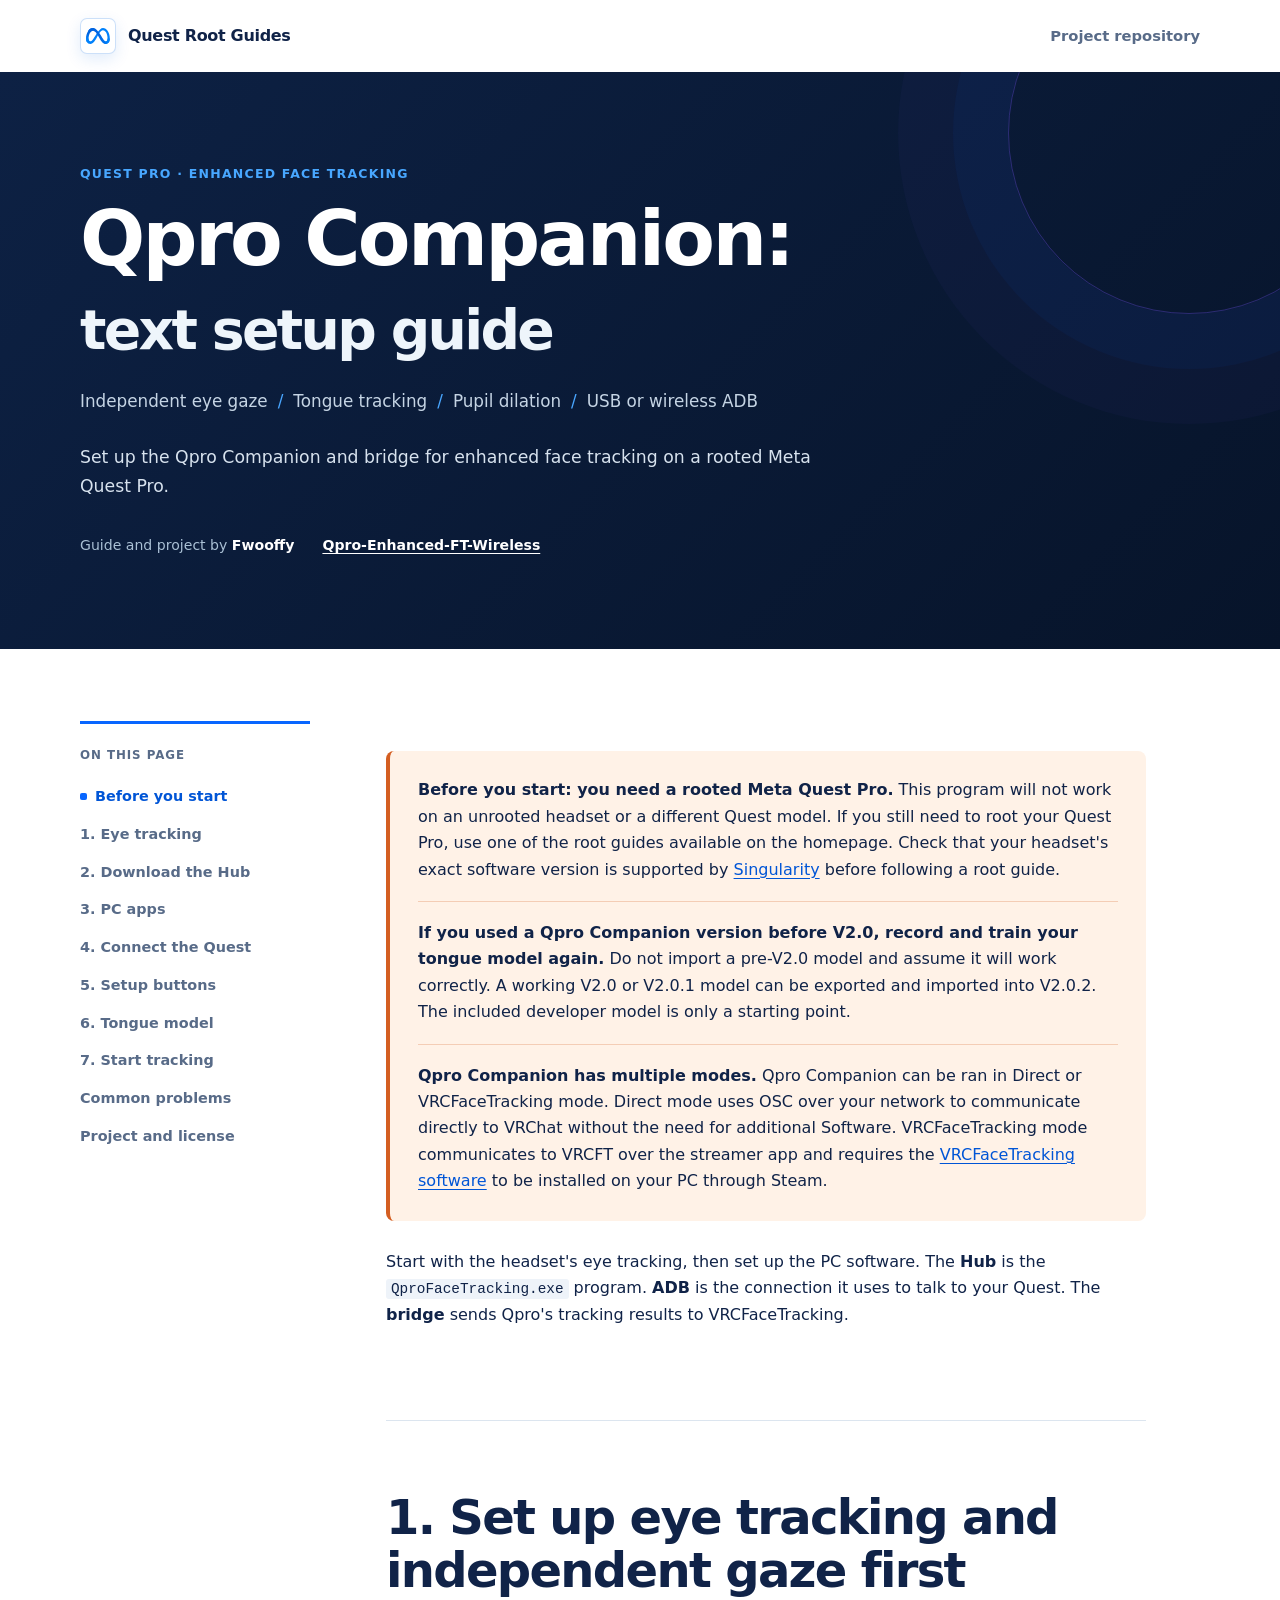
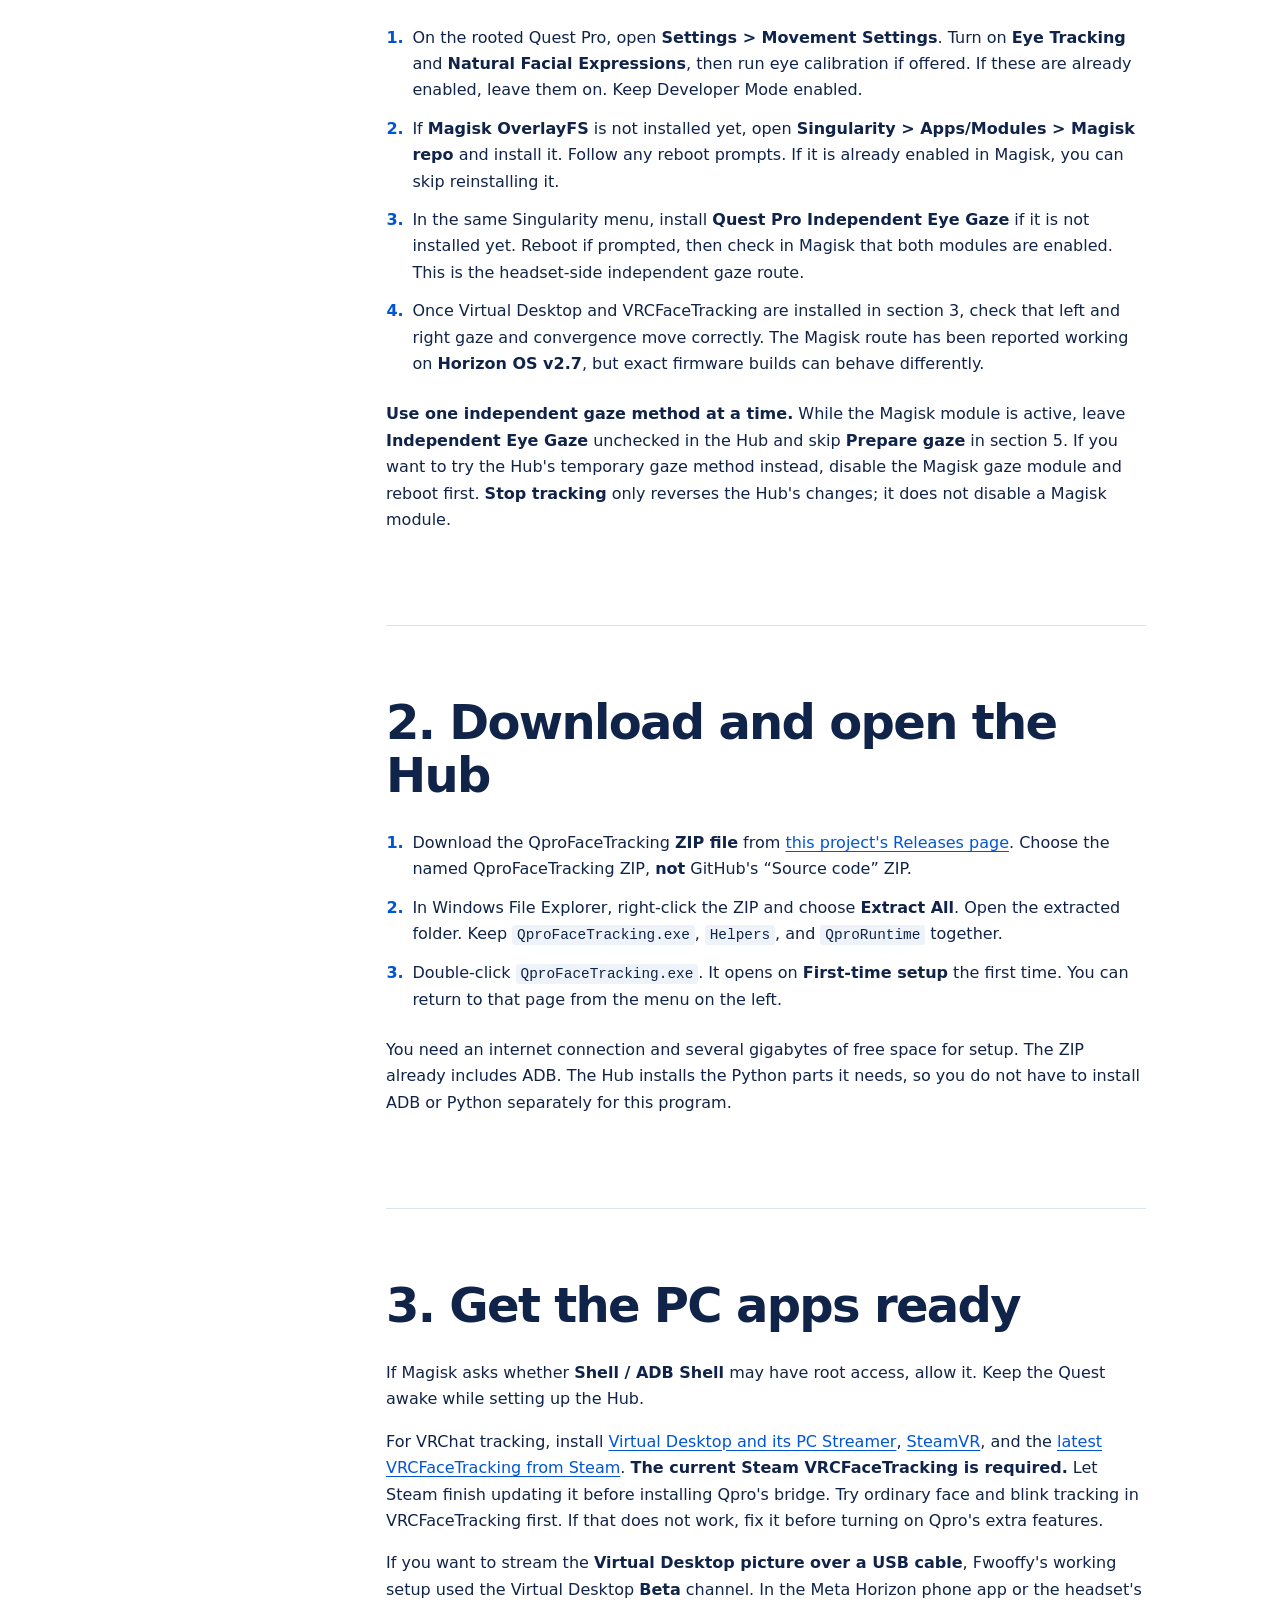
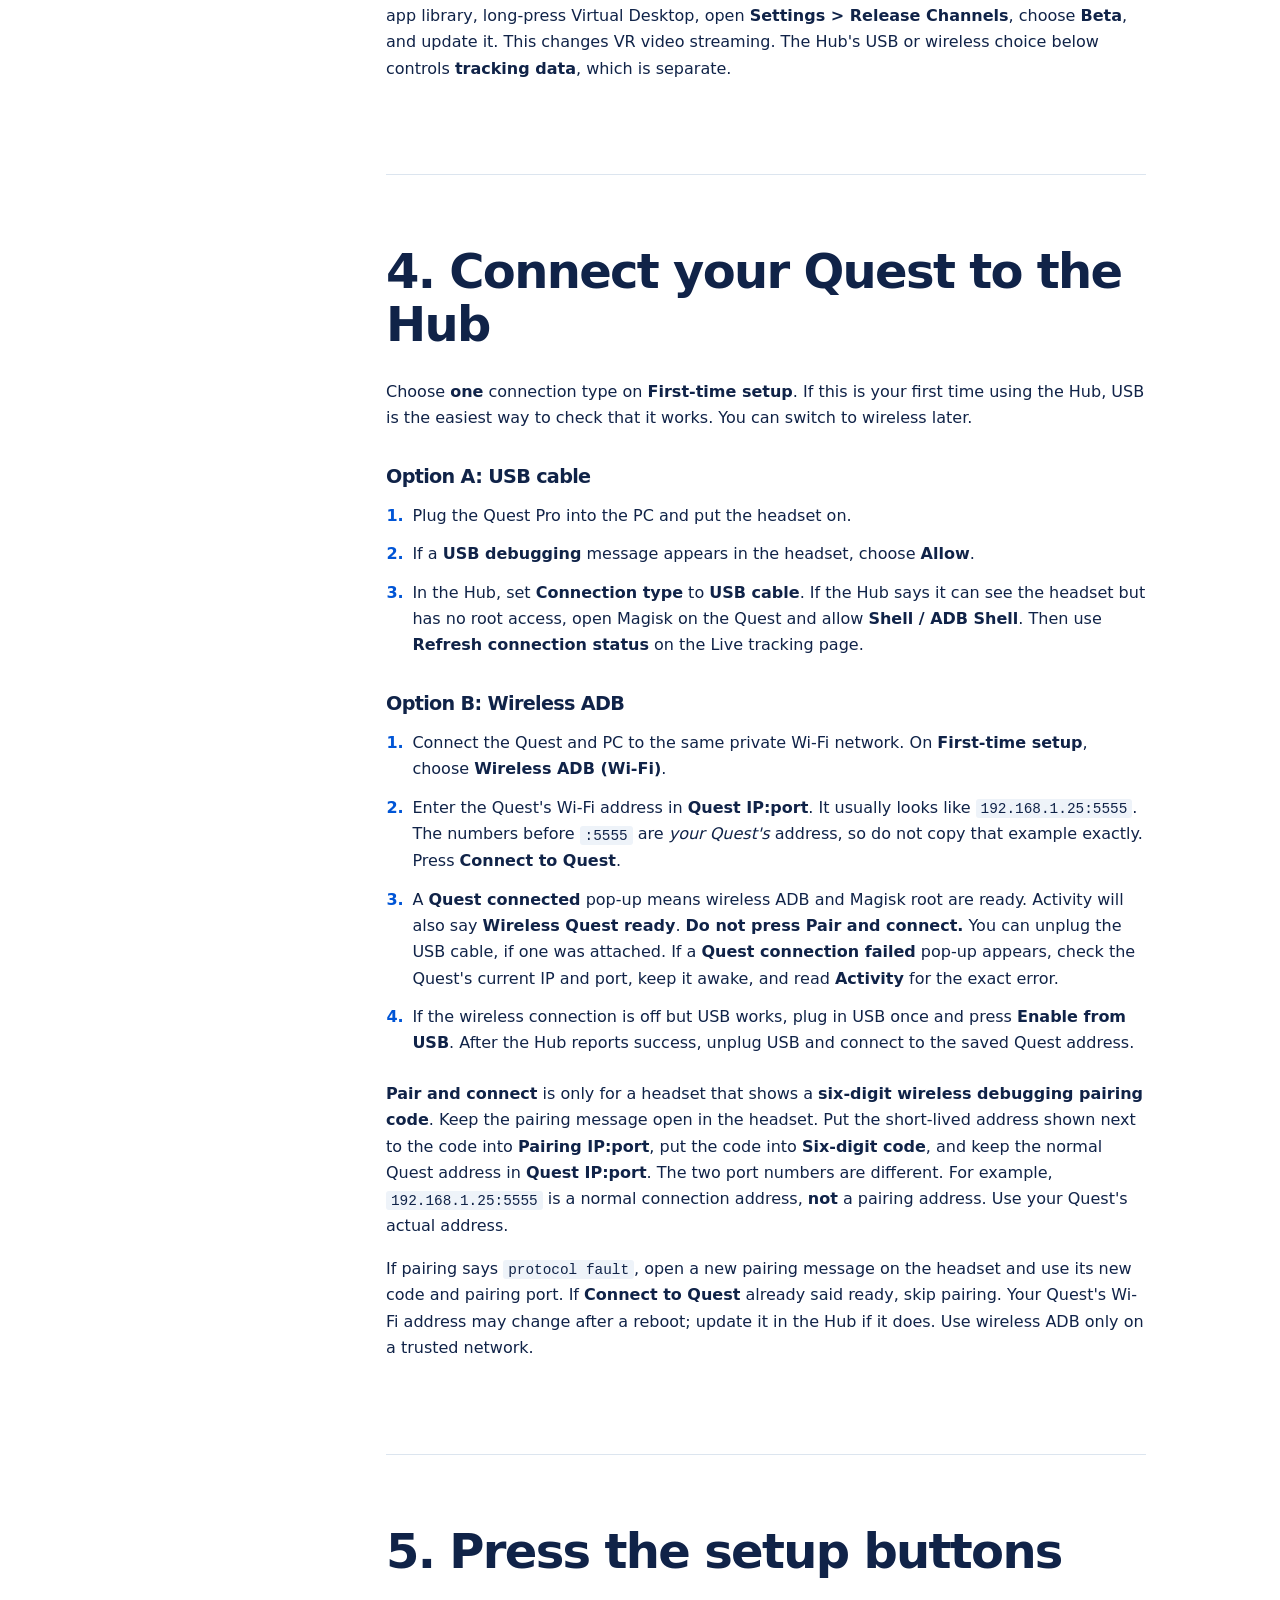
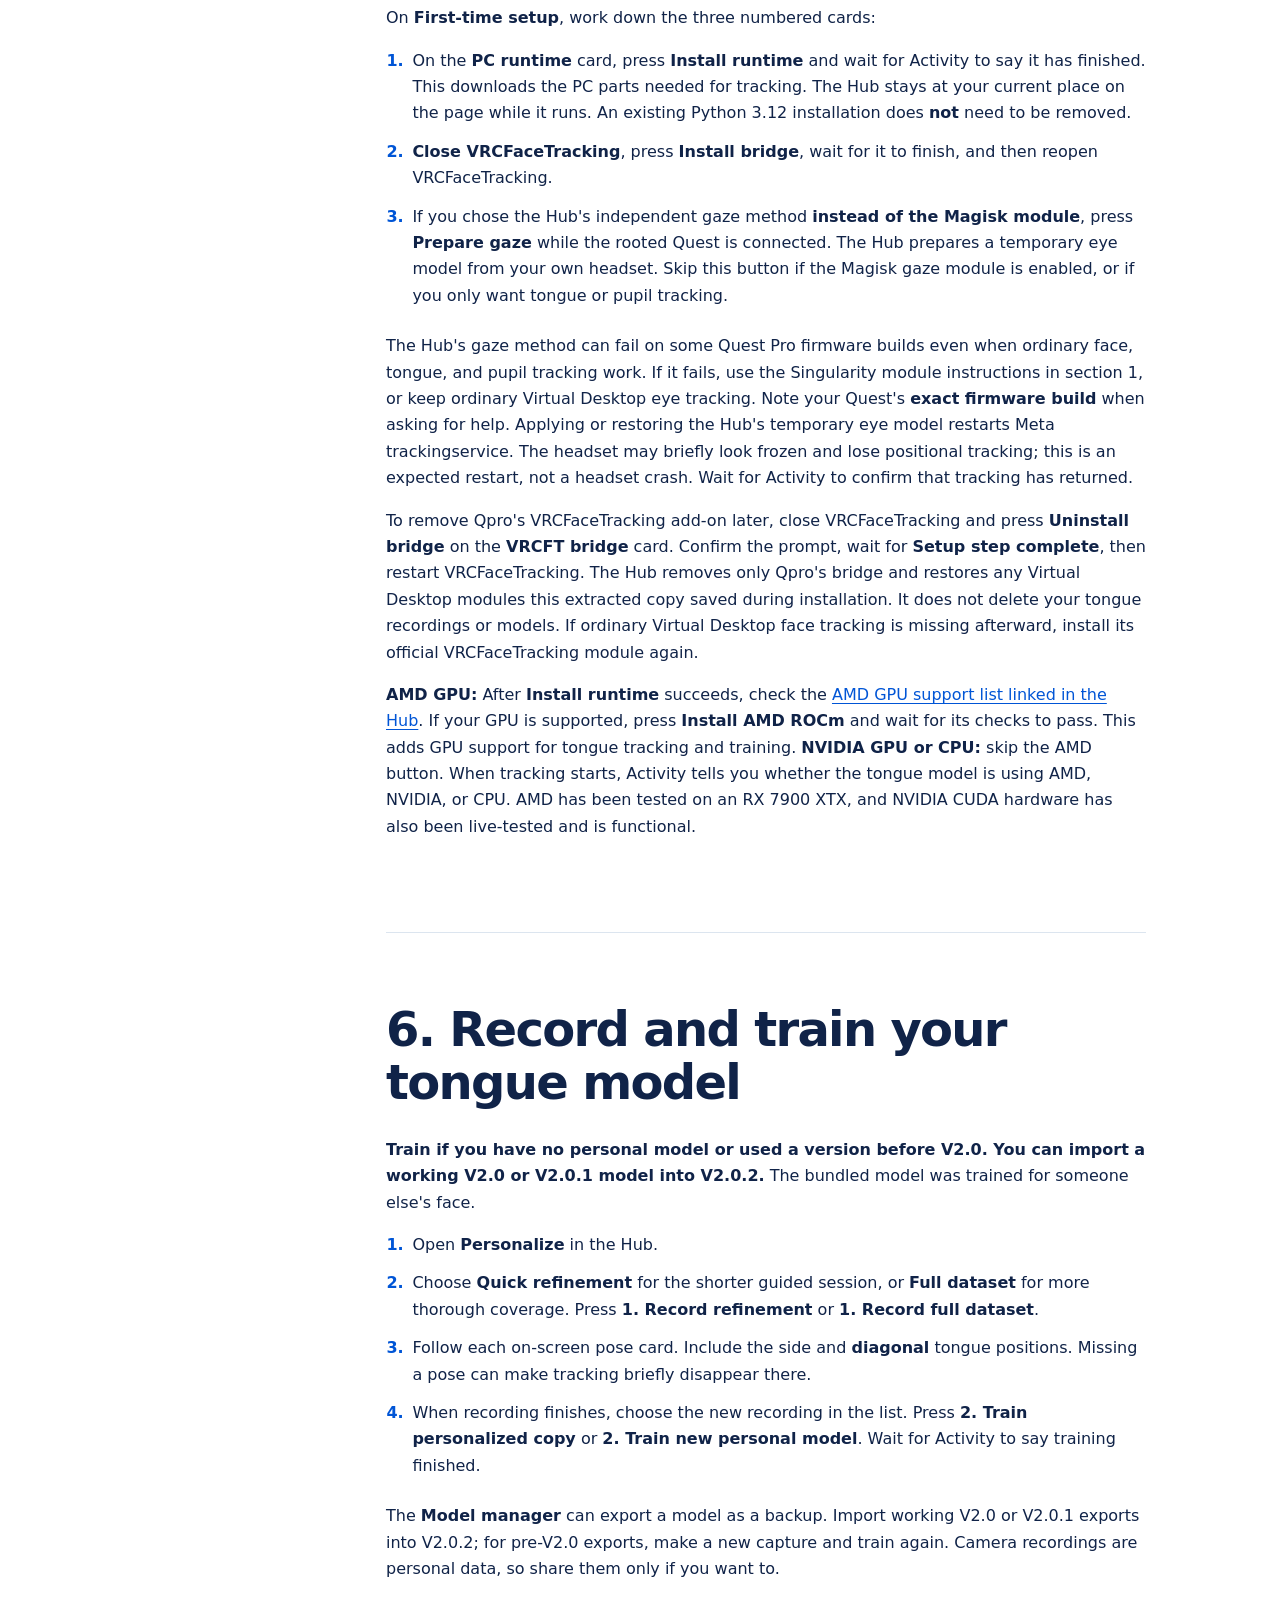
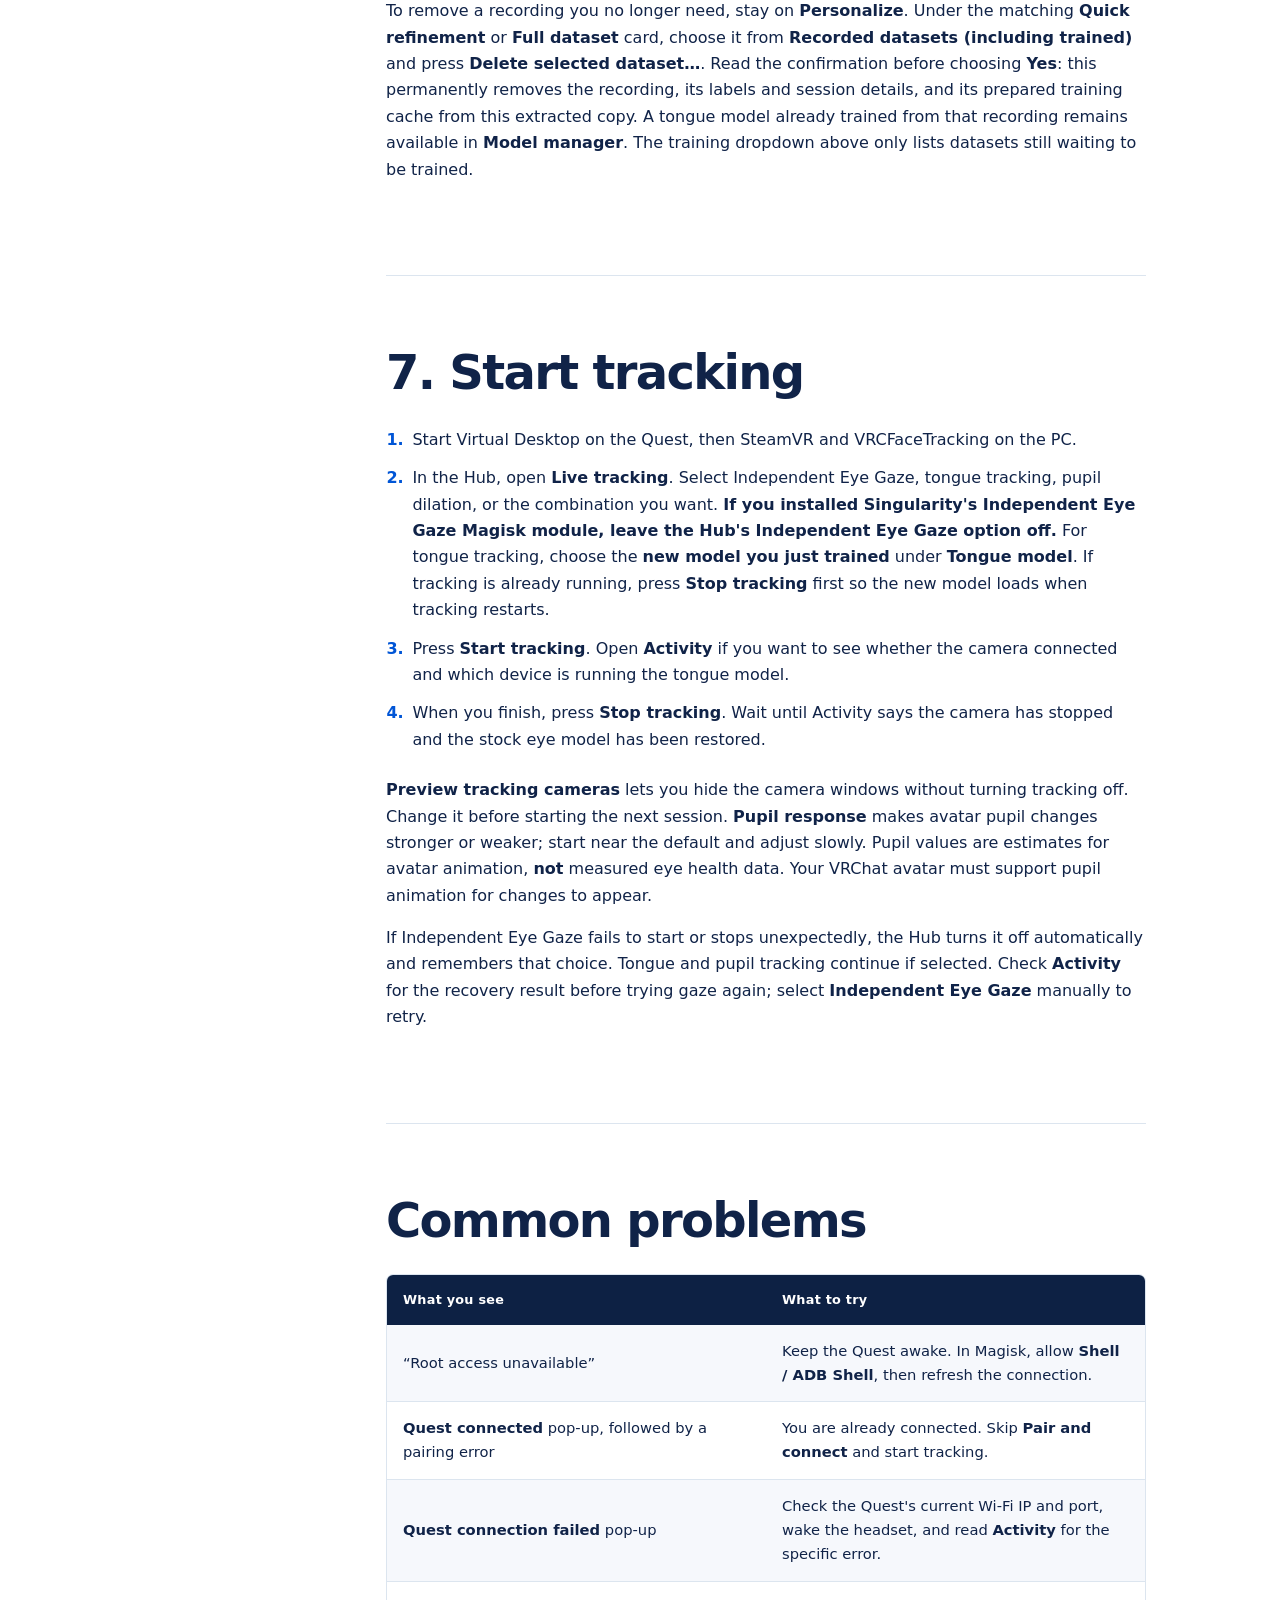
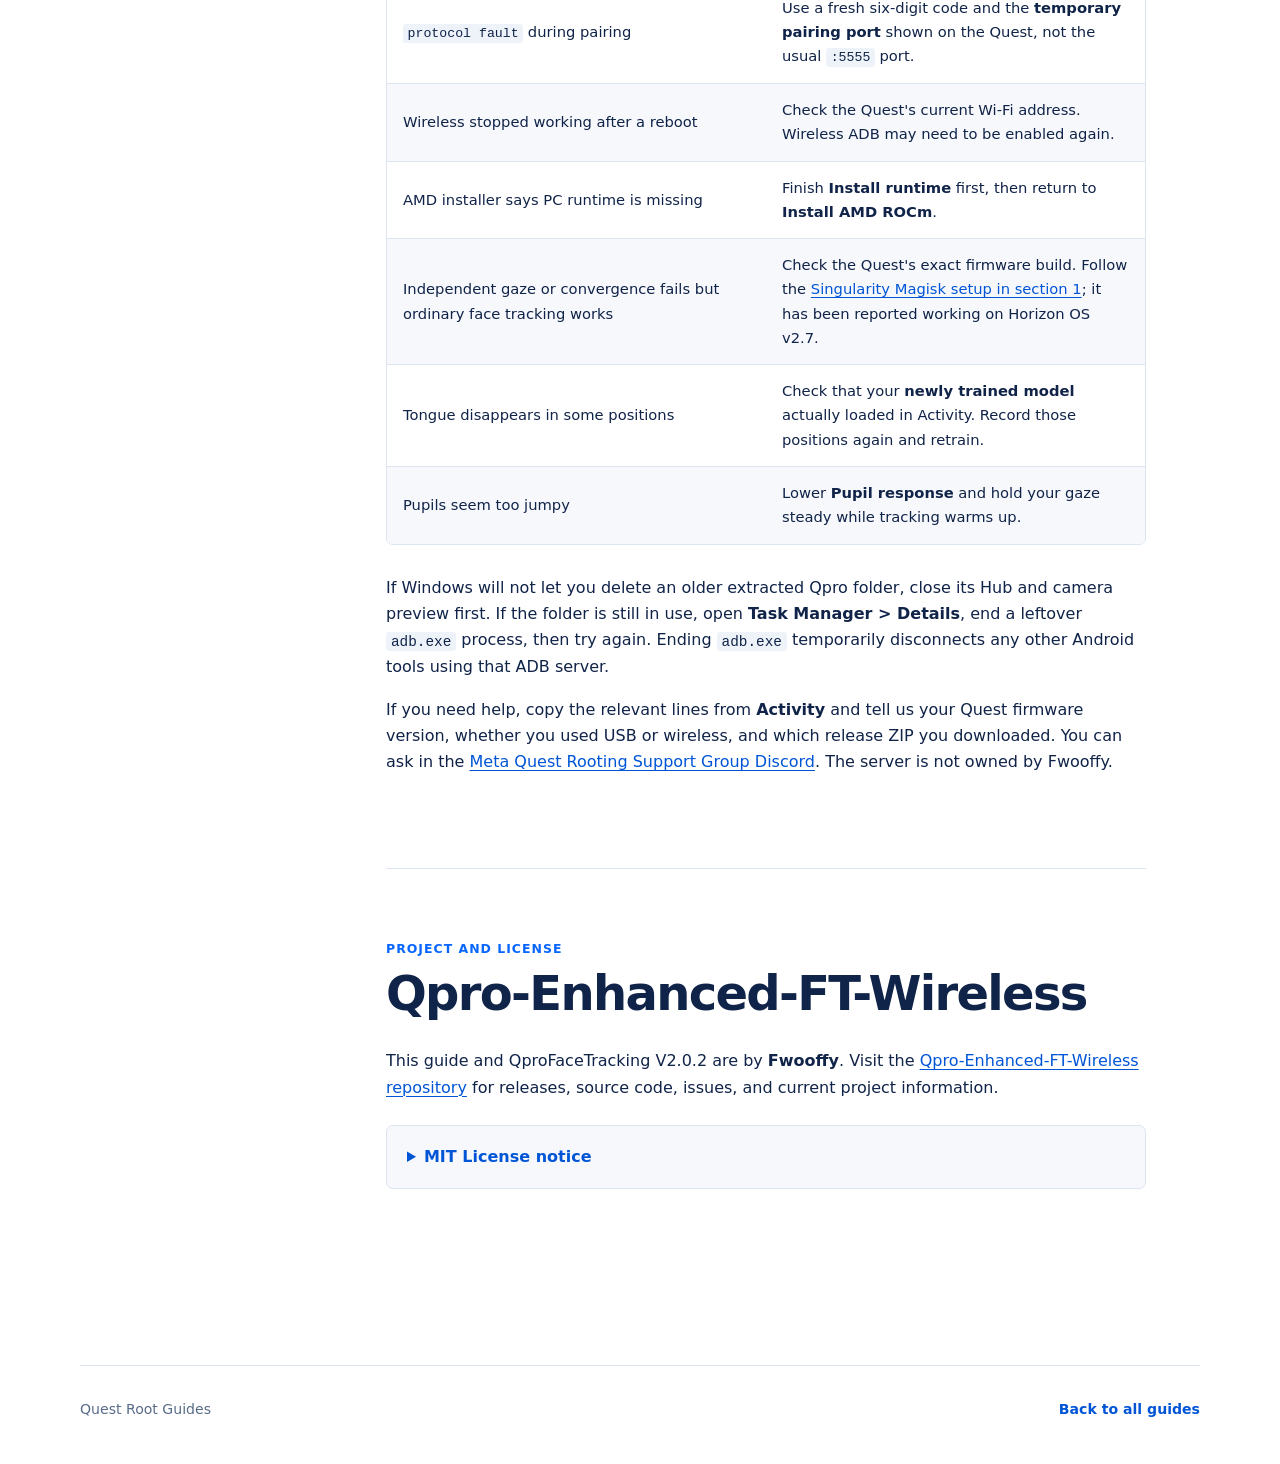
<file: guides/qprofacetracking/index.html>
<!doctype html>
<html lang="en">
<head>
  <meta charset="utf-8">
  <meta name="viewport" content="width=device-width, initial-scale=1">
  <meta name="description" content="Set up QproFaceTracking V2.0.2 for enhanced eye, tongue, and pupil tracking on a rooted Meta Quest Pro.">
  <meta name="theme-color" content="#112540">
  <title>Qpro Companion Setup Guide</title>
  <link rel="canonical" href="https://guides.mxr.lol/guides/enhanced-face-tracking/">
  <link rel="icon" type="image/svg+xml" href="../../assets/meta-logo.svg">
  <link rel="stylesheet" href="../../assets/styles.css?v=20260927">
</head>
<body class="guide-page">
  <div class="reading-progress" aria-hidden="true"><span></span></div>
  <a class="skip-link" href="#guide-content">Skip to guide</a>
  <header class="site-header">
    <a class="brand" href="../../"><span class="brand-mark" aria-hidden="true"><img src="../../assets/meta-logo.svg" alt=""></span><span>Quest Root Guides</span></a>
    <a class="header-link" href="https://github.com/Fwooffy/Qpro-Enhanced-FT-Wireless">Project repository</a>
  </header>

  <main id="guide-content">
    <header class="guide-hero">
      <p class="eyebrow">Quest Pro · Enhanced face tracking</p>
      <h1>Qpro Companion:<br><span>text setup guide</span></h1>
      <p class="device-list">Independent eye gaze <i>/</i> Tongue tracking <i>/</i> Pupil dilation <i>/</i> USB or wireless ADB</p>
      <p class="guide-intro">Set up the Qpro Companion and bridge for enhanced face tracking on a rooted Meta Quest Pro.</p>
      <div class="guide-meta"><span>Guide and project by <strong>Fwooffy</strong></span><span><a href="https://github.com/Fwooffy/Qpro-Enhanced-FT-Wireless">Qpro-Enhanced-FT-Wireless</a></span></div>
    </header>

    <div class="guide-shell">
      <aside class="guide-nav" aria-label="Guide contents">
        <p class="nav-label">On this page</p>
        <nav>
          <a href="#before-you-start">Before you start</a>
          <a href="#1-set-up-eye-tracking-and-independent-gaze-first">1. Eye tracking</a>
          <a href="#download-hub">2. Download the Hub</a>
          <a href="#pc-apps">3. PC apps</a>
          <a href="#connect-hub">4. Connect the Quest</a>
          <a href="#setup-buttons">5. Setup buttons</a>
          <a href="#tongue-model">6. Tongue model</a>
          <a href="#start-tracking">7. Start tracking</a>
          <a href="#common-problems">Common problems</a>
          <a href="#project-credit">Project and license</a>
        </nav>
      </aside>

      <article class="guide-article source-guide">
        <section id="before-you-start" class="guide-section">
          <div class="callout caution source-quote">
            <p><strong>Before you start: you need a rooted Meta Quest Pro.</strong> This program will not work on an unrooted headset or a different Quest model. If you still need to root your Quest Pro, use one of the root guides available on the homepage. Check that your headset's exact software version is supported by <a href="https://github.com/Lumince/singularity">Singularity</a> before following a root guide.</p>
            <p><strong>If you used a Qpro Companion version before V2.0, record and train your tongue model again.</strong> Do not import a pre-V2.0 model and assume it will work correctly. A working V2.0 or V2.0.1 model can be exported and imported into V2.0.2. The included developer model is only a starting point.</p>
            <p><strong>Qpro Companion has multiple modes.</strong> Qpro Companion can be ran in Direct or VRCFaceTracking mode. Direct mode uses OSC over your network to communicate directly to VRChat without the need for additional Software. VRCFaceTracking mode communicates to VRCFT over the streamer app and requires the <a href="https://store.steampowered.com/app/3329480/VRCFaceTracking/">VRCFaceTracking software</a> to be installed on your PC through Steam.</p>
          </div>

          <p>Start with the headset's eye tracking, then set up the PC software. The <strong>Hub</strong> is the <code>QproFaceTracking.exe</code> program. <strong>ADB</strong> is the connection it uses to talk to your Quest. The <strong>bridge</strong> sends Qpro's tracking results to VRCFaceTracking.</p>
        </section>

        <section id="1-set-up-eye-tracking-and-independent-gaze-first" class="guide-section">
          <h2>1. Set up eye tracking and independent gaze first</h2>
          <ol>
            <li>On the rooted Quest Pro, open <strong>Settings &gt; Movement Settings</strong>. Turn on <strong>Eye Tracking</strong> and <strong>Natural Facial Expressions</strong>, then run eye calibration if offered. If these are already enabled, leave them on. Keep Developer Mode enabled.</li>
            <li>If <strong>Magisk OverlayFS</strong> is not installed yet, open <strong>Singularity &gt; Apps/Modules &gt; Magisk repo</strong> and install it. Follow any reboot prompts. If it is already enabled in Magisk, you can skip reinstalling it.</li>
            <li>In the same Singularity menu, install <strong>Quest Pro Independent Eye Gaze</strong> if it is not installed yet. Reboot if prompted, then check in Magisk that both modules are enabled. This is the headset-side independent gaze route.</li>
            <li>Once Virtual Desktop and VRCFaceTracking are installed in section 3, check that left and right gaze and convergence move correctly. The Magisk route has been reported working on <strong>Horizon OS v2.7</strong>, but exact firmware builds can behave differently.</li>
          </ol>
          <p><strong>Use one independent gaze method at a time.</strong> While the Magisk module is active, leave <strong>Independent Eye Gaze</strong> unchecked in the Hub and skip <strong>Prepare gaze</strong> in section 5. If you want to try the Hub's temporary gaze method instead, disable the Magisk gaze module and reboot first. <strong>Stop tracking</strong> only reverses the Hub's changes; it does not disable a Magisk module.</p>
        </section>

        <section id="download-hub" class="guide-section">
          <h2>2. Download and open the Hub</h2>
          <ol>
            <li>Download the QproFaceTracking <strong>ZIP file</strong> from <a href="https://github.com/Fwooffy/Qpro-Enhanced-FT-Wireless/releases">this project's Releases page</a>. Choose the named QproFaceTracking ZIP, <strong>not</strong> GitHub's “Source code” ZIP.</li>
            <li>In Windows File Explorer, right-click the ZIP and choose <strong>Extract All</strong>. Open the extracted folder. Keep <code>QproFaceTracking.exe</code>, <code>Helpers</code>, and <code>QproRuntime</code> together.</li>
            <li>Double-click <code>QproFaceTracking.exe</code>. It opens on <strong>First-time setup</strong> the first time. You can return to that page from the menu on the left.</li>
          </ol>
          <p>You need an internet connection and several gigabytes of free space for setup. The ZIP already includes ADB. The Hub installs the Python parts it needs, so you do not have to install ADB or Python separately for this program.</p>
        </section>

        <section id="pc-apps" class="guide-section">
          <h2>3. Get the PC apps ready</h2>
          <p>If Magisk asks whether <strong>Shell / ADB Shell</strong> may have root access, allow it. Keep the Quest awake while setting up the Hub.</p>
          <p>For VRChat tracking, install <a href="https://www.vrdesktop.net/">Virtual Desktop and its PC Streamer</a>, <a href="https://store.steampowered.com/app/250820/SteamVR/">SteamVR</a>, and the <a href="https://store.steampowered.com/app/3329480/VRCFaceTracking/">latest VRCFaceTracking from Steam</a>. <strong>The current Steam VRCFaceTracking is required.</strong> Let Steam finish updating it before installing Qpro's bridge. Try ordinary face and blink tracking in VRCFaceTracking first. If that does not work, fix it before turning on Qpro's extra features.</p>
          <p>If you want to stream the <strong>Virtual Desktop picture over a USB cable</strong>, Fwooffy's working setup used the Virtual Desktop <strong>Beta</strong> channel. In the Meta Horizon phone app or the headset's app library, long-press Virtual Desktop, open <strong>Settings &gt; Release Channels</strong>, choose <strong>Beta</strong>, and update it. This changes VR video streaming. The Hub's USB or wireless choice below controls <strong>tracking data</strong>, which is separate.</p>
        </section>

        <section id="connect-hub" class="guide-section">
          <h2>4. Connect your Quest to the Hub</h2>
          <p>Choose <strong>one</strong> connection type on <strong>First-time setup</strong>. If this is your first time using the Hub, USB is the easiest way to check that it works. You can switch to wireless later.</p>

          <h3>Option A: USB cable</h3>
          <ol>
            <li>Plug the Quest Pro into the PC and put the headset on.</li>
            <li>If a <strong>USB debugging</strong> message appears in the headset, choose <strong>Allow</strong>.</li>
            <li>In the Hub, set <strong>Connection type</strong> to <strong>USB cable</strong>. If the Hub says it can see the headset but has no root access, open Magisk on the Quest and allow <strong>Shell / ADB Shell</strong>. Then use <strong>Refresh connection status</strong> on the Live tracking page.</li>
          </ol>

          <h3>Option B: Wireless ADB</h3>
          <ol>
            <li>Connect the Quest and PC to the same private Wi-Fi network. On <strong>First-time setup</strong>, choose <strong>Wireless ADB (Wi-Fi)</strong>.</li>
            <li>Enter the Quest's Wi-Fi address in <strong>Quest IP:port</strong>. It usually looks like <code>192.168.1.25:5555</code>. The numbers before <code>:5555</code> are <em>your Quest's</em> address, so do not copy that example exactly. Press <strong>Connect to Quest</strong>.</li>
            <li>A <strong>Quest connected</strong> pop-up means wireless ADB and Magisk root are ready. Activity will also say <strong>Wireless Quest ready</strong>. <strong>Do not press Pair and connect.</strong> You can unplug the USB cable, if one was attached. If a <strong>Quest connection failed</strong> pop-up appears, check the Quest's current IP and port, keep it awake, and read <strong>Activity</strong> for the exact error.</li>
            <li>If the wireless connection is off but USB works, plug in USB once and press <strong>Enable from USB</strong>. After the Hub reports success, unplug USB and connect to the saved Quest address.</li>
          </ol>

          <p><strong>Pair and connect</strong> is only for a headset that shows a <strong>six-digit wireless debugging pairing code</strong>. Keep the pairing message open in the headset. Put the short-lived address shown next to the code into <strong>Pairing IP:port</strong>, put the code into <strong>Six-digit code</strong>, and keep the normal Quest address in <strong>Quest IP:port</strong>. The two port numbers are different. For example, <code>192.168.1.25:5555</code> is a normal connection address, <strong>not</strong> a pairing address. Use your Quest's actual address.</p>
          <p>If pairing says <code>protocol fault</code>, open a new pairing message on the headset and use its new code and pairing port. If <strong>Connect to Quest</strong> already said ready, skip pairing. Your Quest's Wi-Fi address may change after a reboot; update it in the Hub if it does. Use wireless ADB only on a trusted network.</p>
        </section>

        <section id="setup-buttons" class="guide-section">
          <h2>5. Press the setup buttons</h2>
          <p>On <strong>First-time setup</strong>, work down the three numbered cards:</p>
          <ol>
            <li>On the <strong>PC runtime</strong> card, press <strong>Install runtime</strong> and wait for Activity to say it has finished. This downloads the PC parts needed for tracking. The Hub stays at your current place on the page while it runs. An existing Python 3.12 installation does <strong>not</strong> need to be removed.</li>
            <li><strong>Close VRCFaceTracking</strong>, press <strong>Install bridge</strong>, wait for it to finish, and then reopen VRCFaceTracking.</li>
            <li>If you chose the Hub's independent gaze method <strong>instead of the Magisk module</strong>, press <strong>Prepare gaze</strong> while the rooted Quest is connected. The Hub prepares a temporary eye model from your own headset. Skip this button if the Magisk gaze module is enabled, or if you only want tongue or pupil tracking.</li>
          </ol>
          <p>The Hub's gaze method can fail on some Quest Pro firmware builds even when ordinary face, tongue, and pupil tracking work. If it fails, use the Singularity module instructions in section 1, or keep ordinary Virtual Desktop eye tracking. Note your Quest's <strong>exact firmware build</strong> when asking for help. Applying or restoring the Hub's temporary eye model restarts Meta trackingservice. The headset may briefly look frozen and lose positional tracking; this is an expected restart, not a headset crash. Wait for Activity to confirm that tracking has returned.</p>
          <p>To remove Qpro's VRCFaceTracking add-on later, close VRCFaceTracking and press <strong>Uninstall bridge</strong> on the <strong>VRCFT bridge</strong> card. Confirm the prompt, wait for <strong>Setup step complete</strong>, then restart VRCFaceTracking. The Hub removes only Qpro's bridge and restores any Virtual Desktop modules this extracted copy saved during installation. It does not delete your tongue recordings or models. If ordinary Virtual Desktop face tracking is missing afterward, install its official VRCFaceTracking module again.</p>
          <p><strong>AMD GPU:</strong> After <strong>Install runtime</strong> succeeds, check the <a href="https://rocm.docs.amd.com/projects/radeon-ryzen/en/docs-7.2.1/docs/compatibility/compatibilityrad/windows/windows_compatibility.html">AMD GPU support list linked in the Hub</a>. If your GPU is supported, press <strong>Install AMD ROCm</strong> and wait for its checks to pass. This adds GPU support for tongue tracking and training. <strong>NVIDIA GPU or CPU:</strong> skip the AMD button. When tracking starts, Activity tells you whether the tongue model is using AMD, NVIDIA, or CPU. AMD has been tested on an RX 7900 XTX, and NVIDIA CUDA hardware has also been live-tested and is functional.</p>
        </section>

        <section id="tongue-model" class="guide-section">
          <h2>6. Record and train your tongue model</h2>
          <p><strong>Train if you have no personal model or used a version before V2.0. You can import a working V2.0 or V2.0.1 model into V2.0.2.</strong> The bundled model was trained for someone else's face.</p>
          <ol>
            <li>Open <strong>Personalize</strong> in the Hub.</li>
            <li>Choose <strong>Quick refinement</strong> for the shorter guided session, or <strong>Full dataset</strong> for more thorough coverage. Press <strong>1. Record refinement</strong> or <strong>1. Record full dataset</strong>.</li>
            <li>Follow each on-screen pose card. Include the side and <strong>diagonal</strong> tongue positions. Missing a pose can make tracking briefly disappear there.</li>
            <li>When recording finishes, choose the new recording in the list. Press <strong>2. Train personalized copy</strong> or <strong>2. Train new personal model</strong>. Wait for Activity to say training finished.</li>
          </ol>
          <p>The <strong>Model manager</strong> can export a model as a backup. Import working V2.0 or V2.0.1 exports into V2.0.2; for pre-V2.0 exports, make a new capture and train again. Camera recordings are personal data, so share them only if you want to.</p>
          <p>To remove a recording you no longer need, stay on <strong>Personalize</strong>. Under the matching <strong>Quick refinement</strong> or <strong>Full dataset</strong> card, choose it from <strong>Recorded datasets (including trained)</strong> and press <strong>Delete selected dataset…</strong>. Read the confirmation before choosing <strong>Yes</strong>: this permanently removes the recording, its labels and session details, and its prepared training cache from this extracted copy. A tongue model already trained from that recording remains available in <strong>Model manager</strong>. The training dropdown above only lists datasets still waiting to be trained.</p>
        </section>

        <section id="start-tracking" class="guide-section">
          <h2>7. Start tracking</h2>
          <ol>
            <li>Start Virtual Desktop on the Quest, then SteamVR and VRCFaceTracking on the PC.</li>
            <li>In the Hub, open <strong>Live tracking</strong>. Select Independent Eye Gaze, tongue tracking, pupil dilation, or the combination you want. <strong>If you installed Singularity's Independent Eye Gaze Magisk module, leave the Hub's Independent Eye Gaze option off.</strong> For tongue tracking, choose the <strong>new model you just trained</strong> under <strong>Tongue model</strong>. If tracking is already running, press <strong>Stop tracking</strong> first so the new model loads when tracking restarts.</li>
            <li>Press <strong>Start tracking</strong>. Open <strong>Activity</strong> if you want to see whether the camera connected and which device is running the tongue model.</li>
            <li>When you finish, press <strong>Stop tracking</strong>. Wait until Activity says the camera has stopped and the stock eye model has been restored.</li>
          </ol>
          <p><strong>Preview tracking cameras</strong> lets you hide the camera windows without turning tracking off. Change it before starting the next session. <strong>Pupil response</strong> makes avatar pupil changes stronger or weaker; start near the default and adjust slowly. Pupil values are estimates for avatar animation, <strong>not</strong> measured eye health data. Your VRChat avatar must support pupil animation for changes to appear.</p>
          <p>If Independent Eye Gaze fails to start or stops unexpectedly, the Hub turns it off automatically and remembers that choice. Tongue and pupil tracking continue if selected. Check <strong>Activity</strong> for the recovery result before trying gaze again; select <strong>Independent Eye Gaze</strong> manually to retry.</p>
        </section>

        <section id="common-problems" class="guide-section">
          <h2>Common problems</h2>
          <div class="table-wrap">
            <table class="troubleshooting-table">
              <thead><tr><th>What you see</th><th>What to try</th></tr></thead>
              <tbody>
                <tr><td>“Root access unavailable”</td><td>Keep the Quest awake. In Magisk, allow <strong>Shell / ADB Shell</strong>, then refresh the connection.</td></tr>
                <tr><td><strong>Quest connected</strong> pop-up, followed by a pairing error</td><td>You are already connected. Skip <strong>Pair and connect</strong> and start tracking.</td></tr>
                <tr><td><strong>Quest connection failed</strong> pop-up</td><td>Check the Quest's current Wi-Fi IP and port, wake the headset, and read <strong>Activity</strong> for the specific error.</td></tr>
                <tr><td><code>protocol fault</code> during pairing</td><td>Use a fresh six-digit code and the <strong>temporary pairing port</strong> shown on the Quest, not the usual <code>:5555</code> port.</td></tr>
                <tr><td>Wireless stopped working after a reboot</td><td>Check the Quest's current Wi-Fi address. Wireless ADB may need to be enabled again.</td></tr>
                <tr><td>AMD installer says PC runtime is missing</td><td>Finish <strong>Install runtime</strong> first, then return to <strong>Install AMD ROCm</strong>.</td></tr>
                <tr><td>Independent gaze or convergence fails but ordinary face tracking works</td><td>Check the Quest's exact firmware build. Follow the <a href="#1-set-up-eye-tracking-and-independent-gaze-first">Singularity Magisk setup in section 1</a>; it has been reported working on Horizon OS v2.7.</td></tr>
                <tr><td>Tongue disappears in some positions</td><td>Check that your <strong>newly trained model</strong> actually loaded in Activity. Record those positions again and retrain.</td></tr>
                <tr><td>Pupils seem too jumpy</td><td>Lower <strong>Pupil response</strong> and hold your gaze steady while tracking warms up.</td></tr>
              </tbody>
            </table>
          </div>
          <p>If Windows will not let you delete an older extracted Qpro folder, close its Hub and camera preview first. If the folder is still in use, open <strong>Task Manager &gt; Details</strong>, end a leftover <code>adb.exe</code> process, then try again. Ending <code>adb.exe</code> temporarily disconnects any other Android tools using that ADB server.</p>
          <p>If you need help, copy the relevant lines from <strong>Activity</strong> and tell us your Quest firmware version, whether you used USB or wireless, and which release ZIP you downloaded. You can ask in the <a href="https://discord.gg/ghvuJTpRu4">Meta Quest Rooting Support Group Discord</a>. The server is not owned by Fwooffy.</p>
        </section>

        <section id="project-credit" class="guide-section project-credit">
          <p class="section-kicker">Project and license</p>
          <h2>Qpro-Enhanced-FT-Wireless</h2>
          <p>This guide and QproFaceTracking V2.0.2 are by <strong>Fwooffy</strong>. Visit the <a href="https://github.com/Fwooffy/Qpro-Enhanced-FT-Wireless">Qpro-Enhanced-FT-Wireless repository</a> for releases, source code, issues, and current project information.</p>
          <details class="license-notice">
            <summary>MIT License notice</summary>
            <p>MIT License</p>
            <p>Copyright (c) 2026 QproFaceTracking contributors</p>
            <p>Permission is hereby granted, free of charge, to any person obtaining a copy of this software and associated documentation files (the "Software"), to deal in the Software without restriction, including without limitation the rights to use, copy, modify, merge, publish, distribute, sublicense, and/or sell copies of the Software, and to permit persons to whom the Software is furnished to do so, subject to the following conditions:</p>
            <p>The above copyright notice and this permission notice shall be included in all copies or substantial portions of the Software.</p>
            <p>THE SOFTWARE IS PROVIDED "AS IS", WITHOUT WARRANTY OF ANY KIND, EXPRESS OR IMPLIED, INCLUDING BUT NOT LIMITED TO THE WARRANTIES OF MERCHANTABILITY, FITNESS FOR A PARTICULAR PURPOSE AND NONINFRINGEMENT. IN NO EVENT SHALL THE AUTHORS OR COPYRIGHT HOLDERS BE LIABLE FOR ANY CLAIM, DAMAGES OR OTHER LIABILITY, WHETHER IN AN ACTION OF CONTRACT, TORT OR OTHERWISE, ARISING FROM, OUT OF OR IN CONNECTION WITH THE SOFTWARE OR THE USE OR OTHER DEALINGS IN THE SOFTWARE.</p>
          </details>
        </section>
      </article>
    </div>
  </main>

  <footer class="site-footer"><span>Quest Root Guides</span><a href="../../">Back to all guides</a></footer>
  <script src="../../assets/site.js?v=20260927"></script>
</body>
</html>
</file>
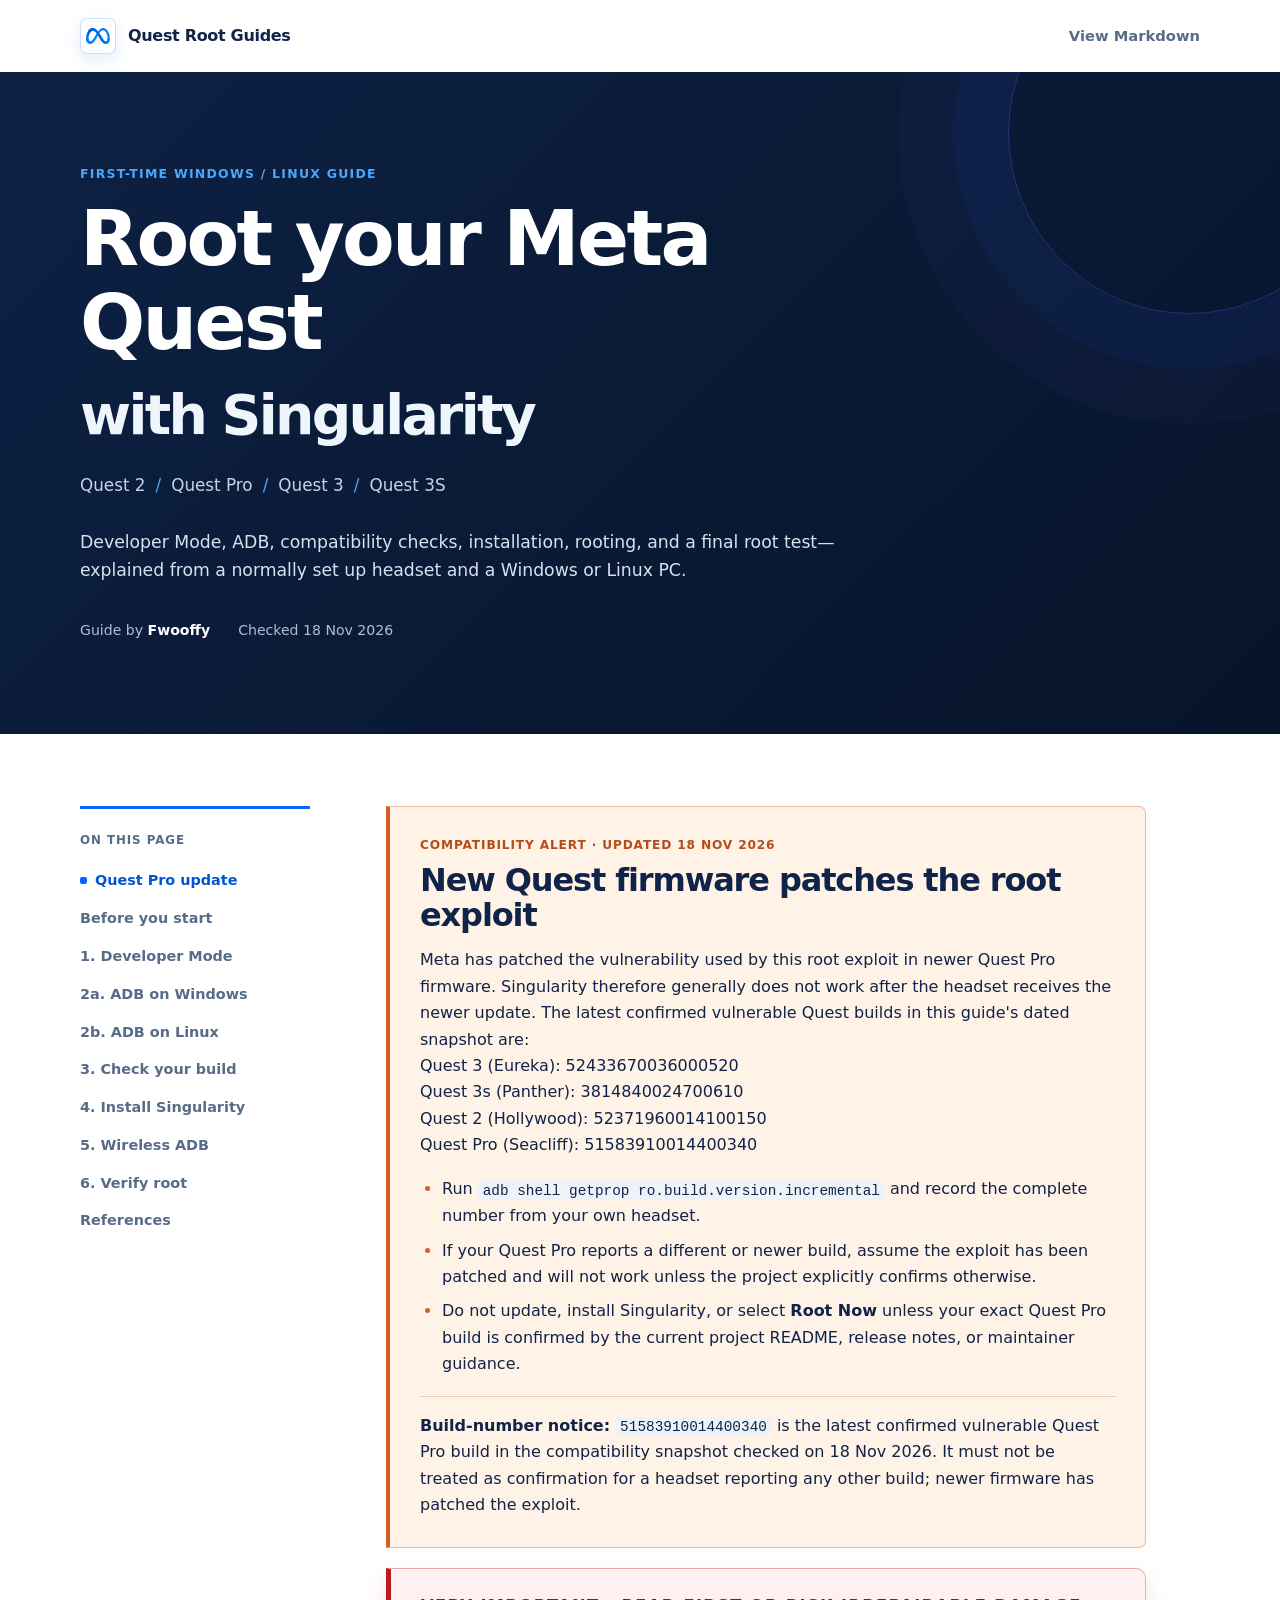
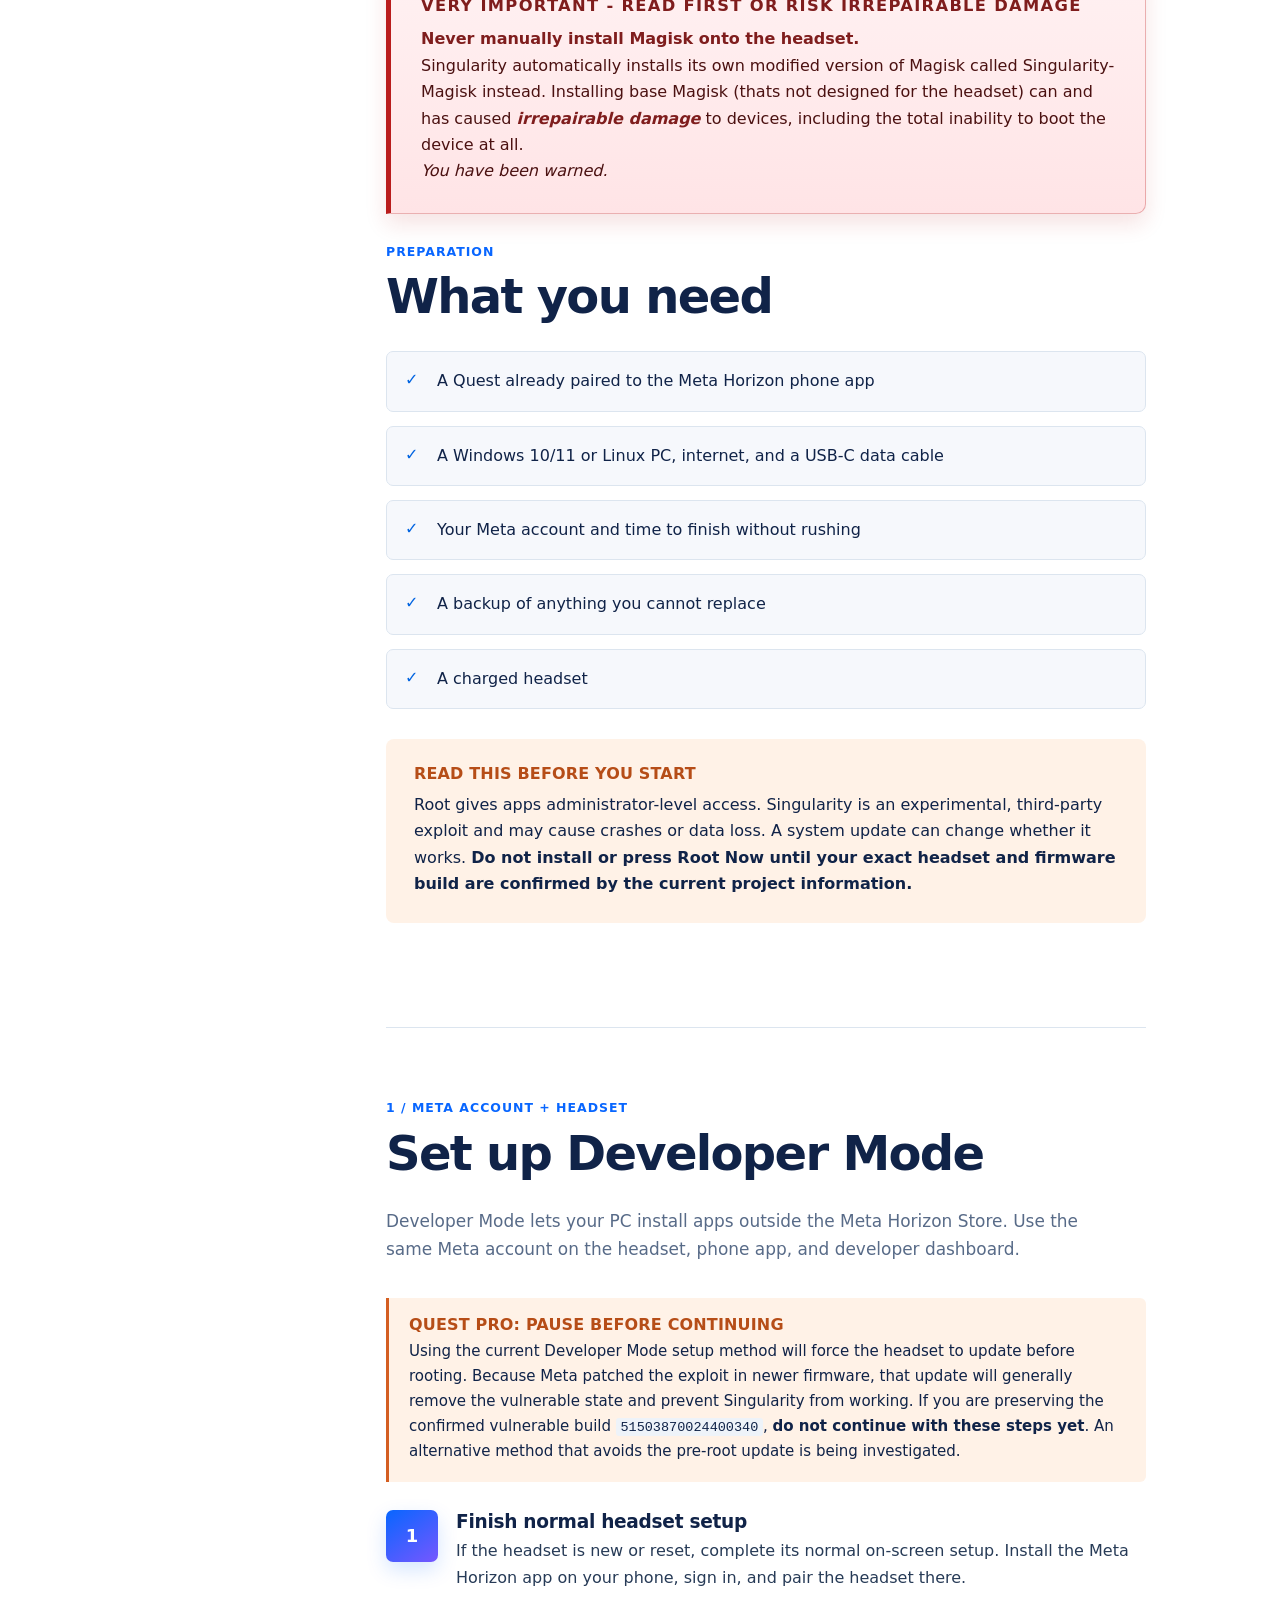
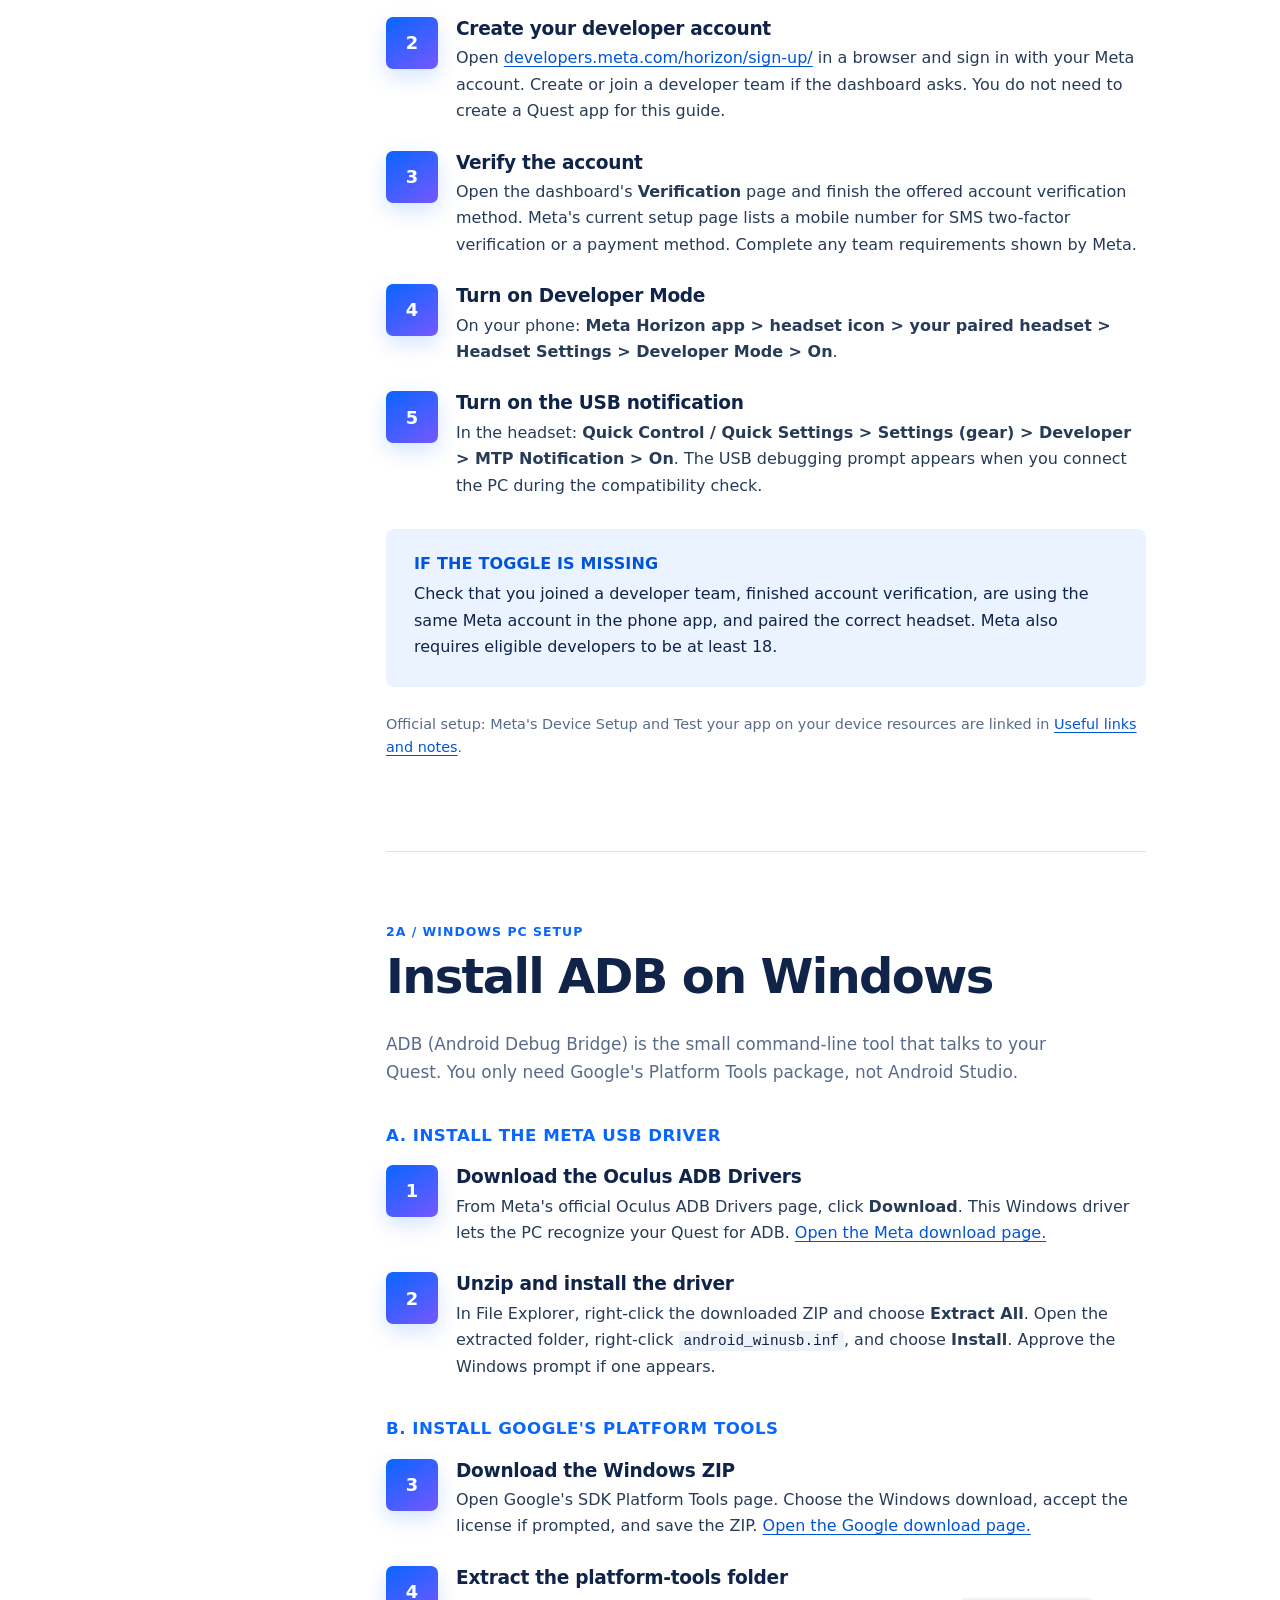
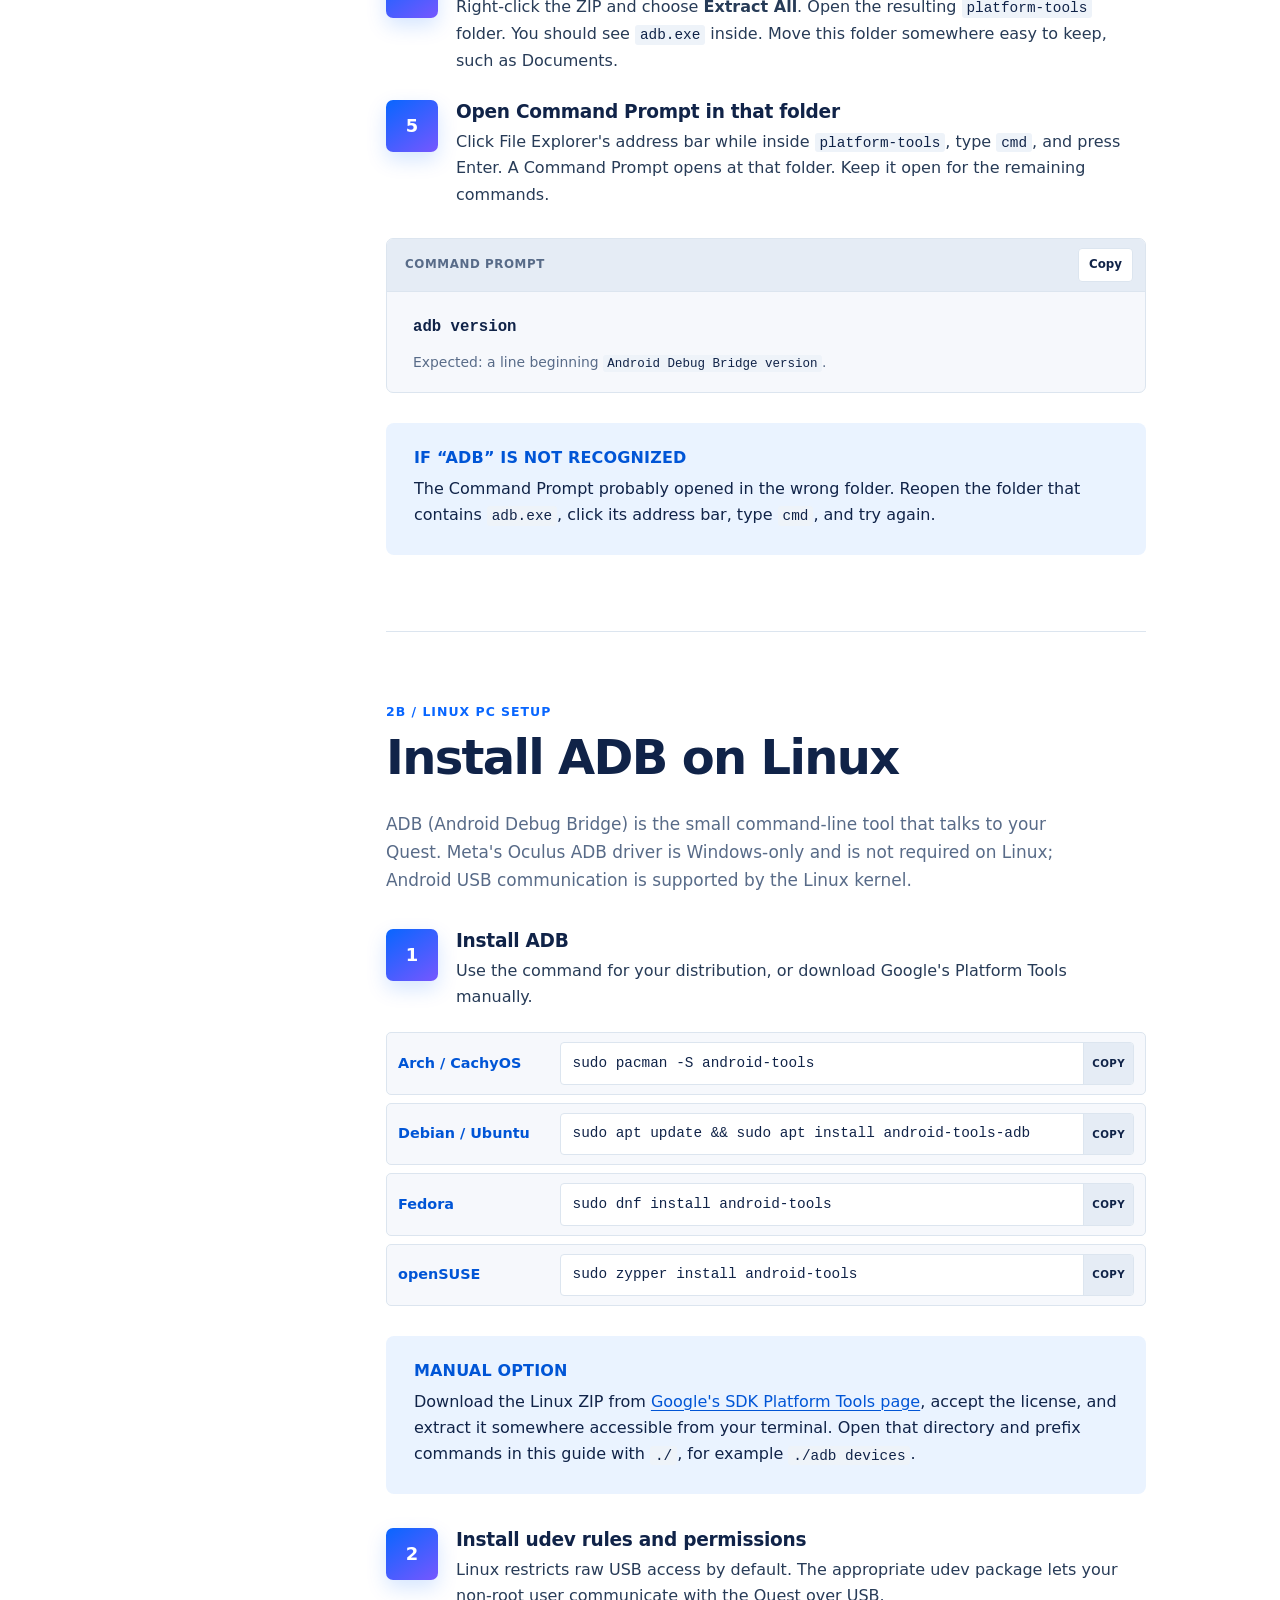
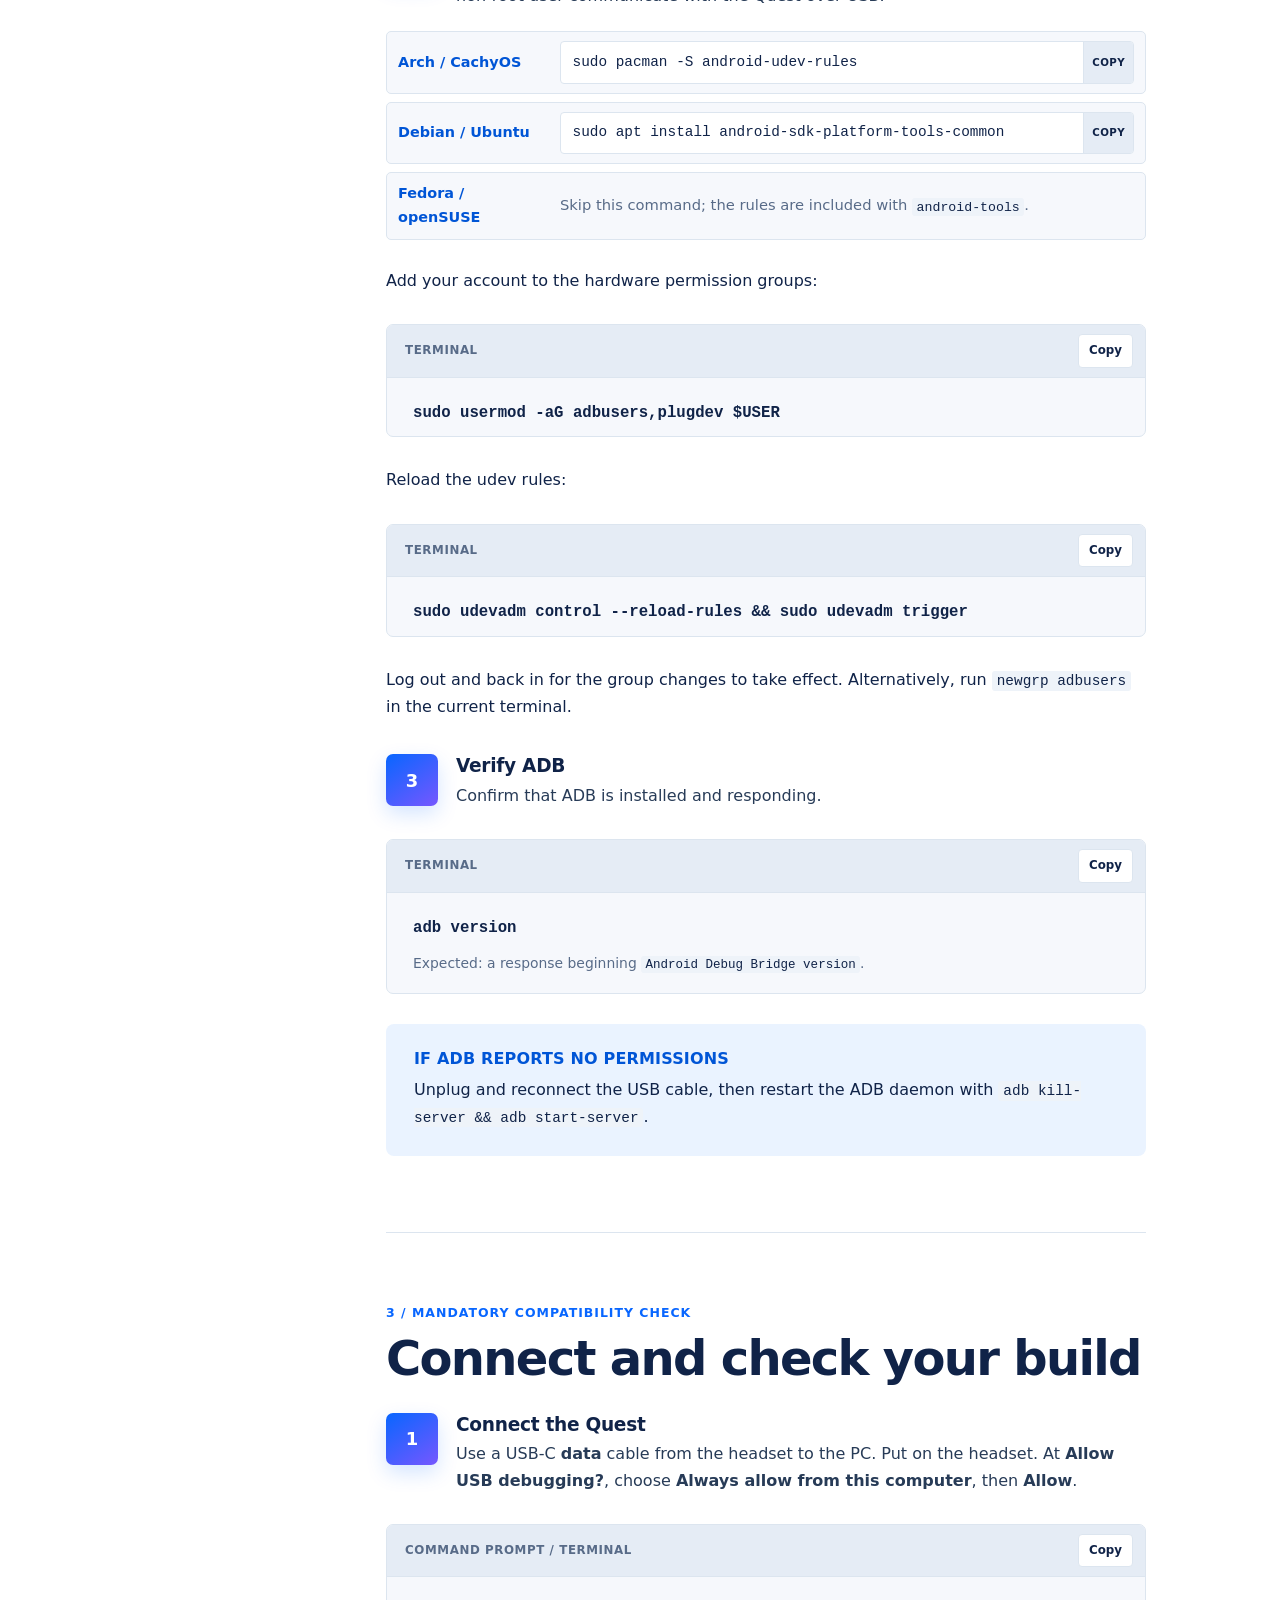
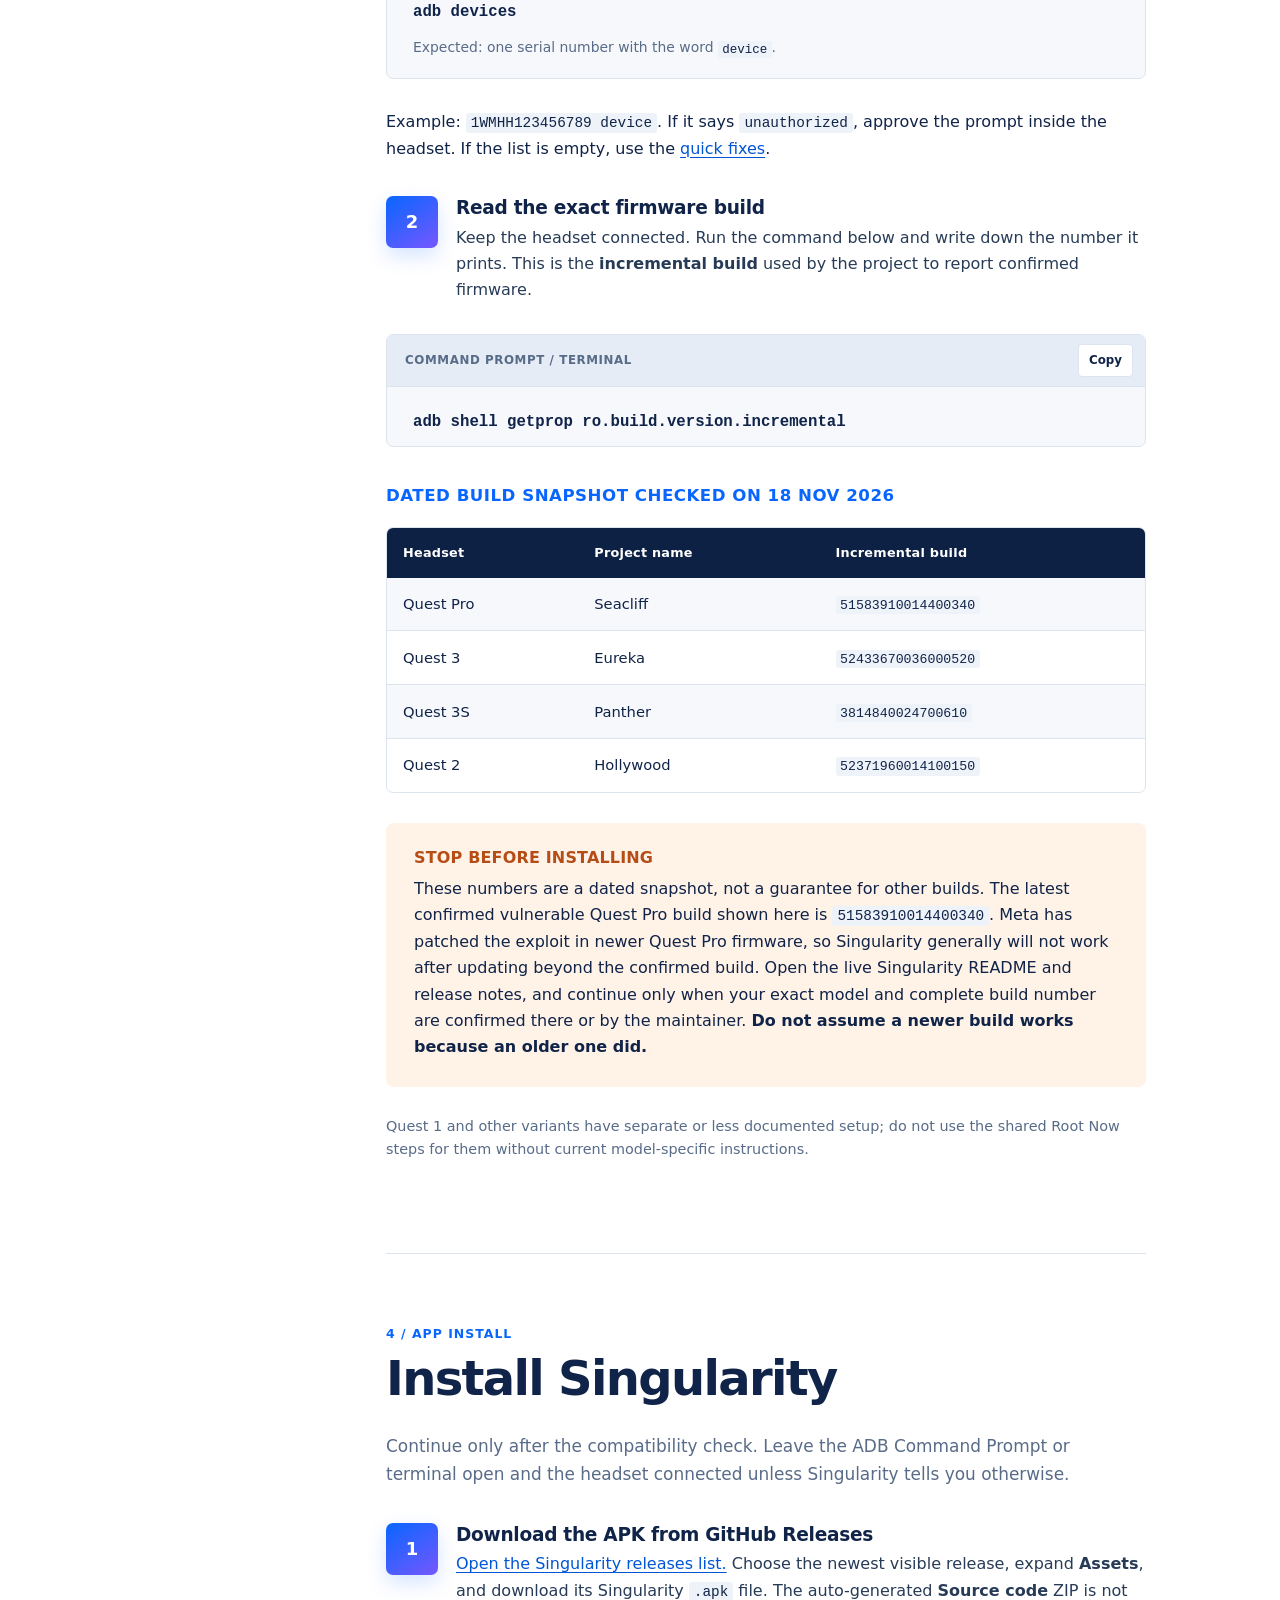
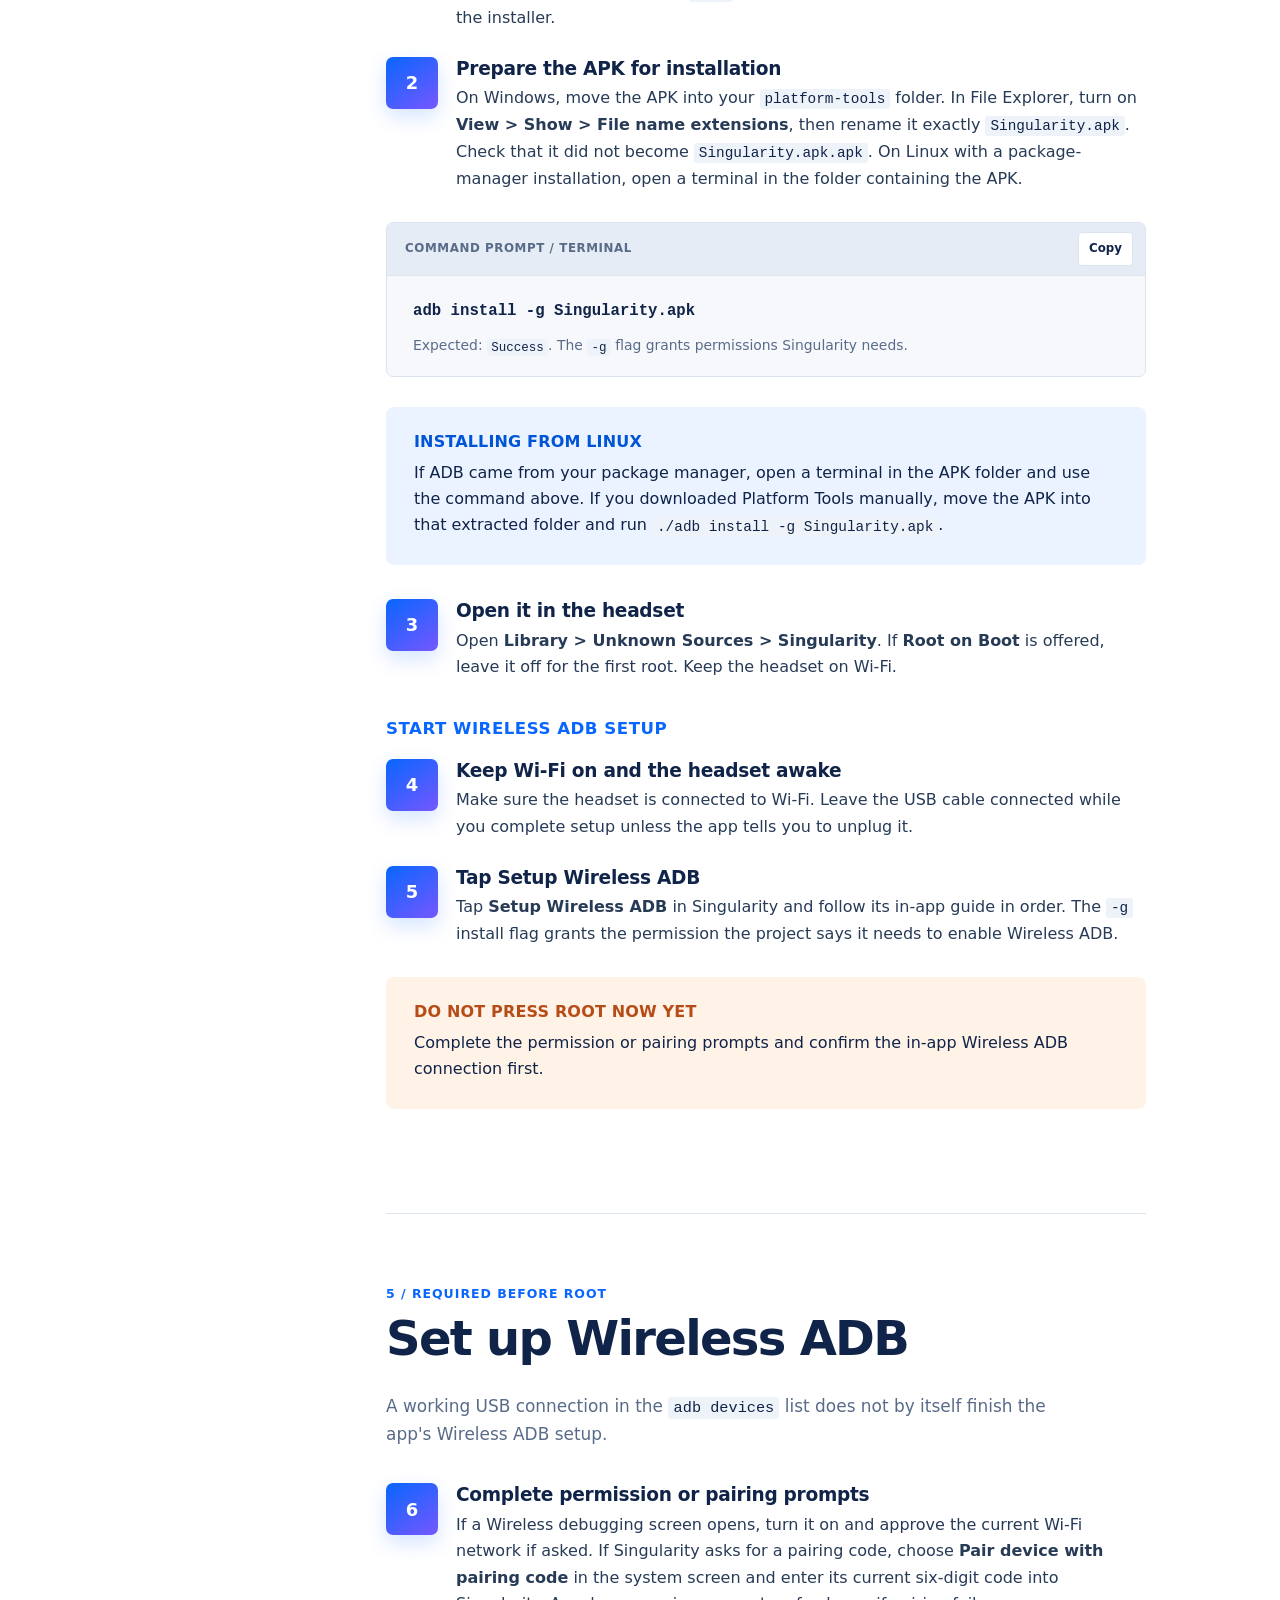
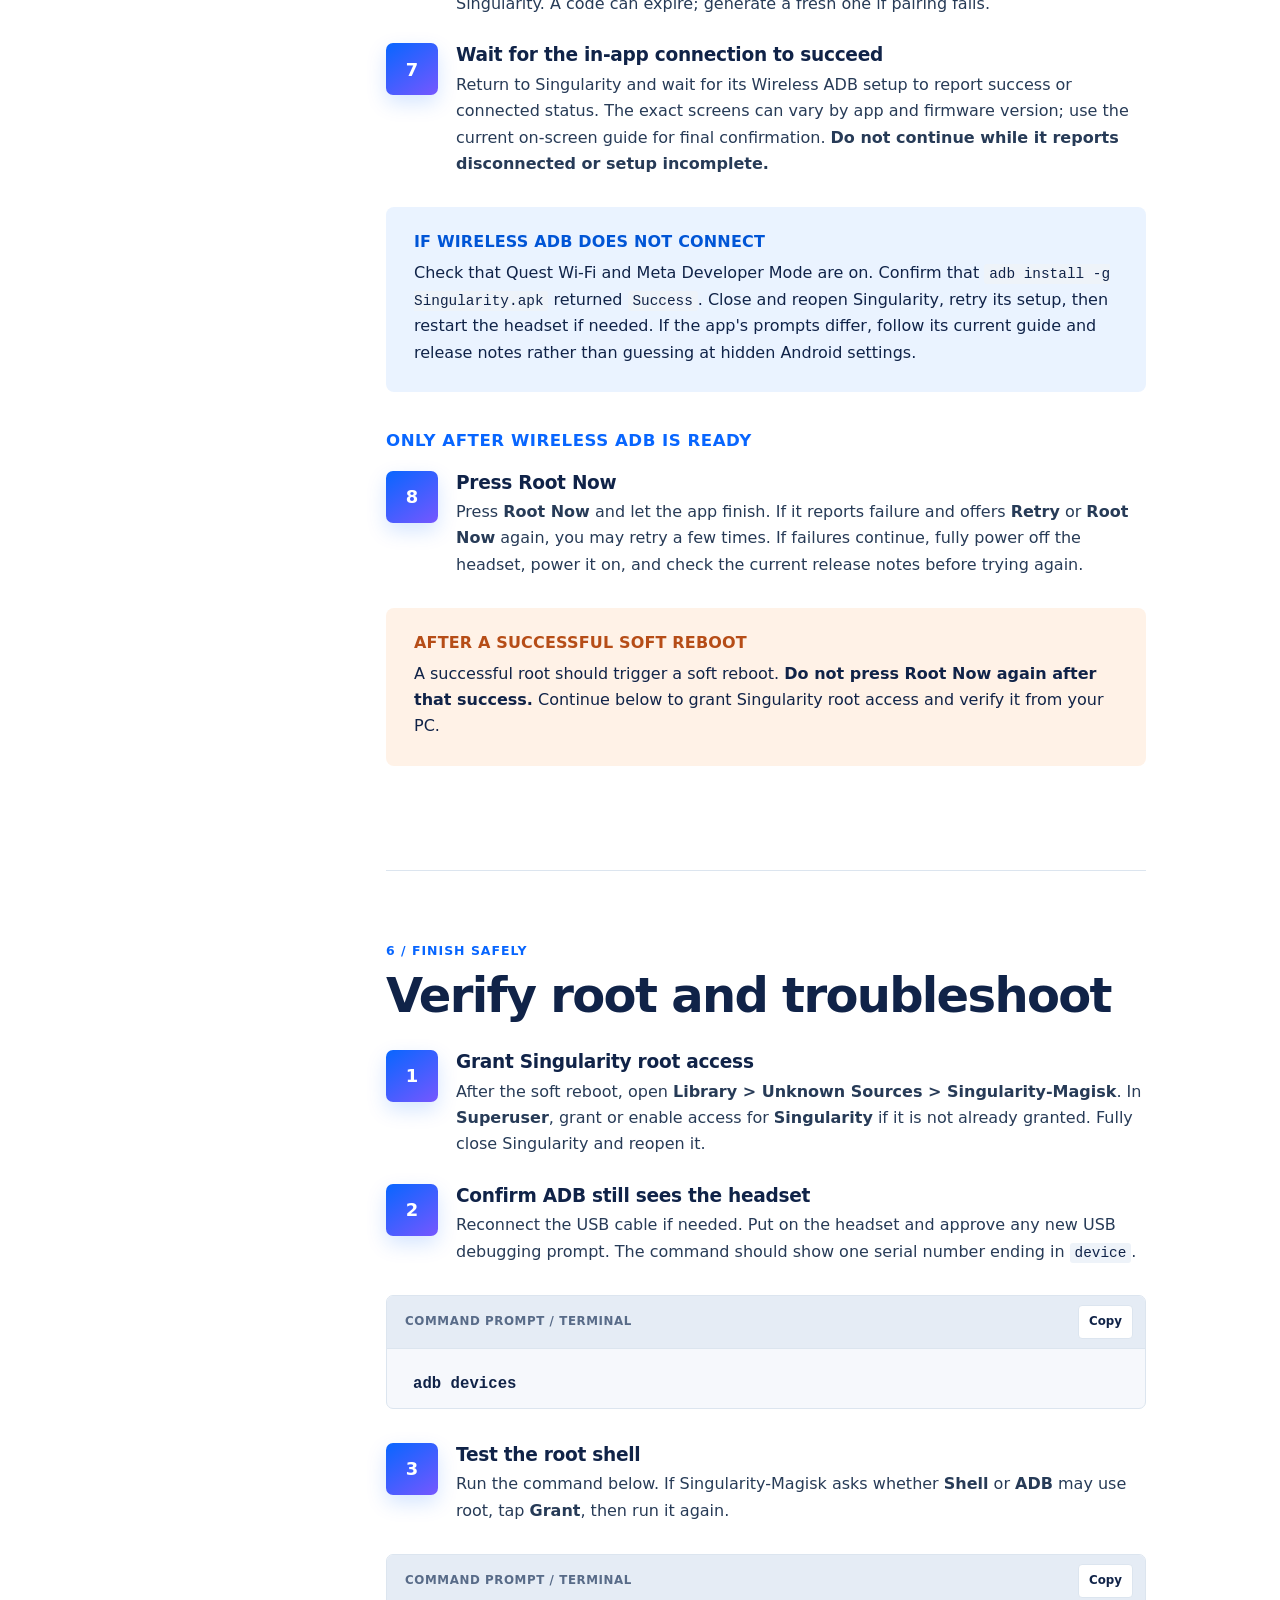
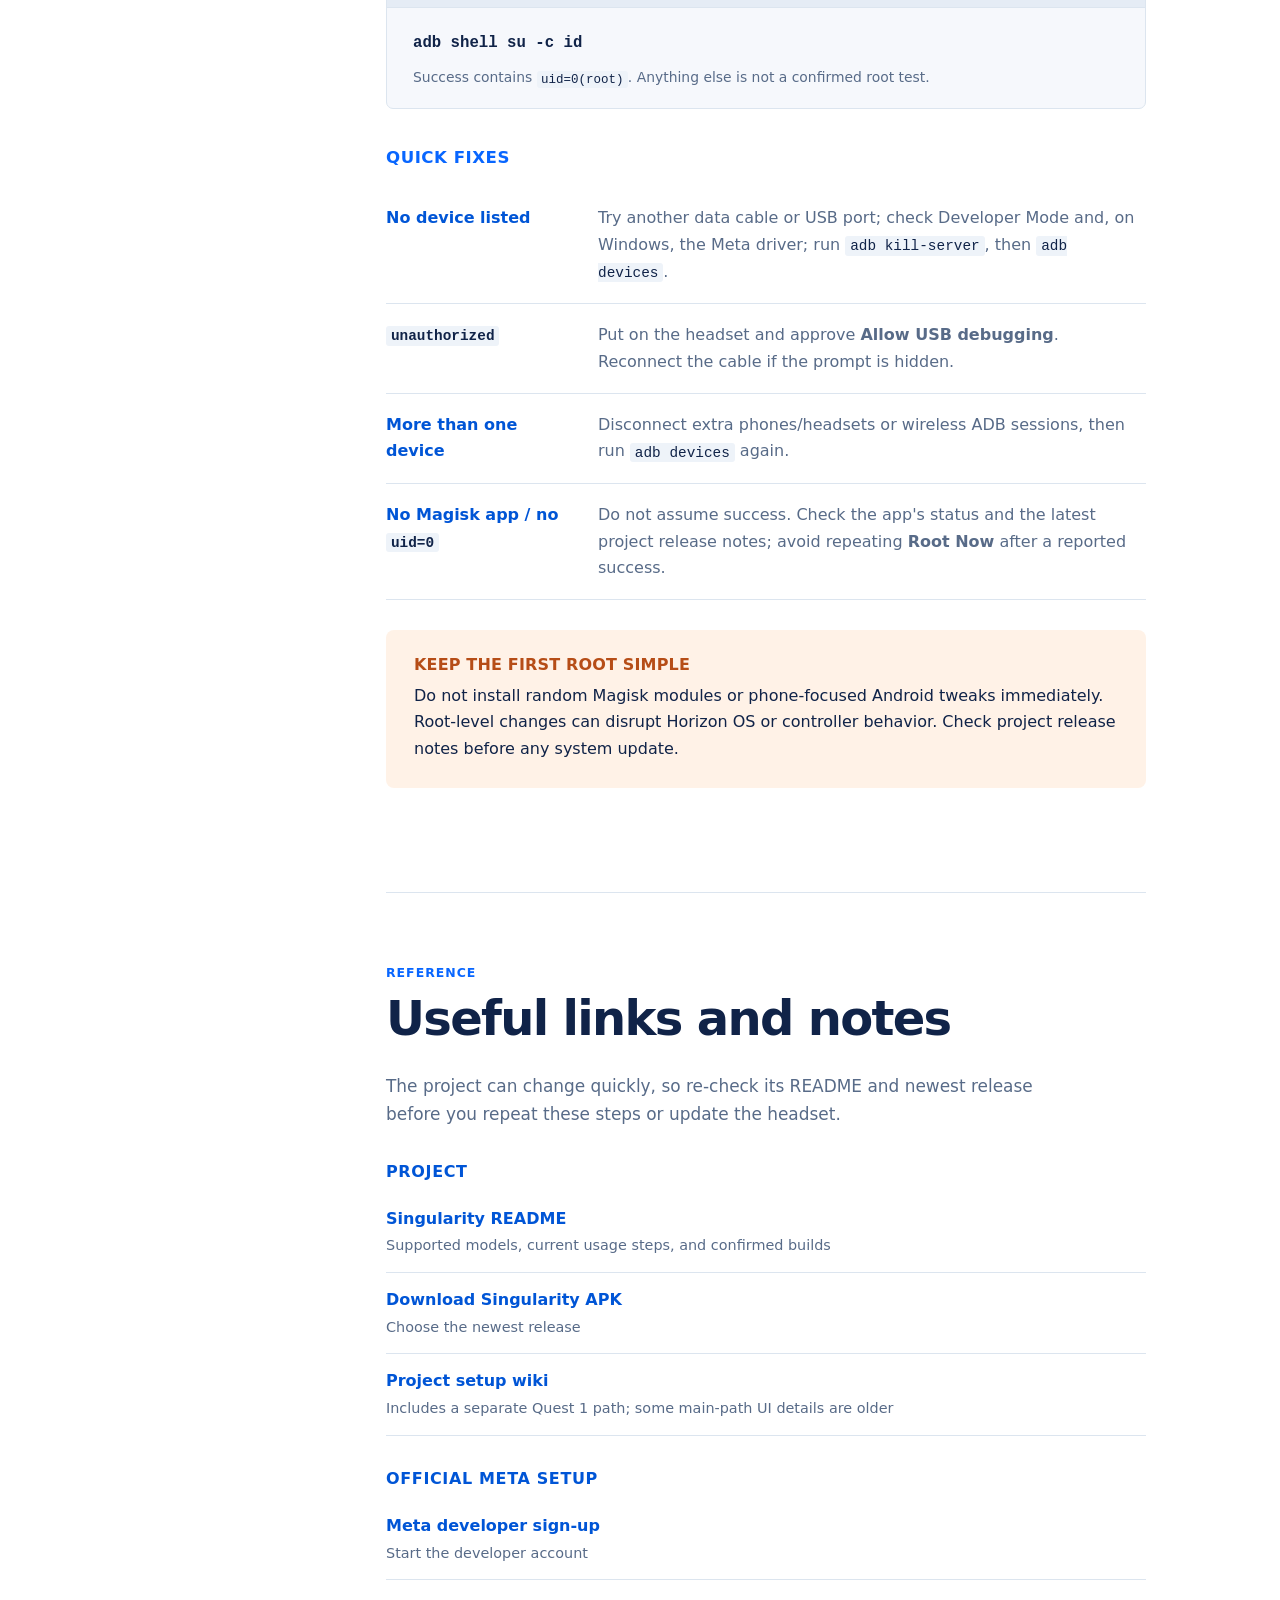
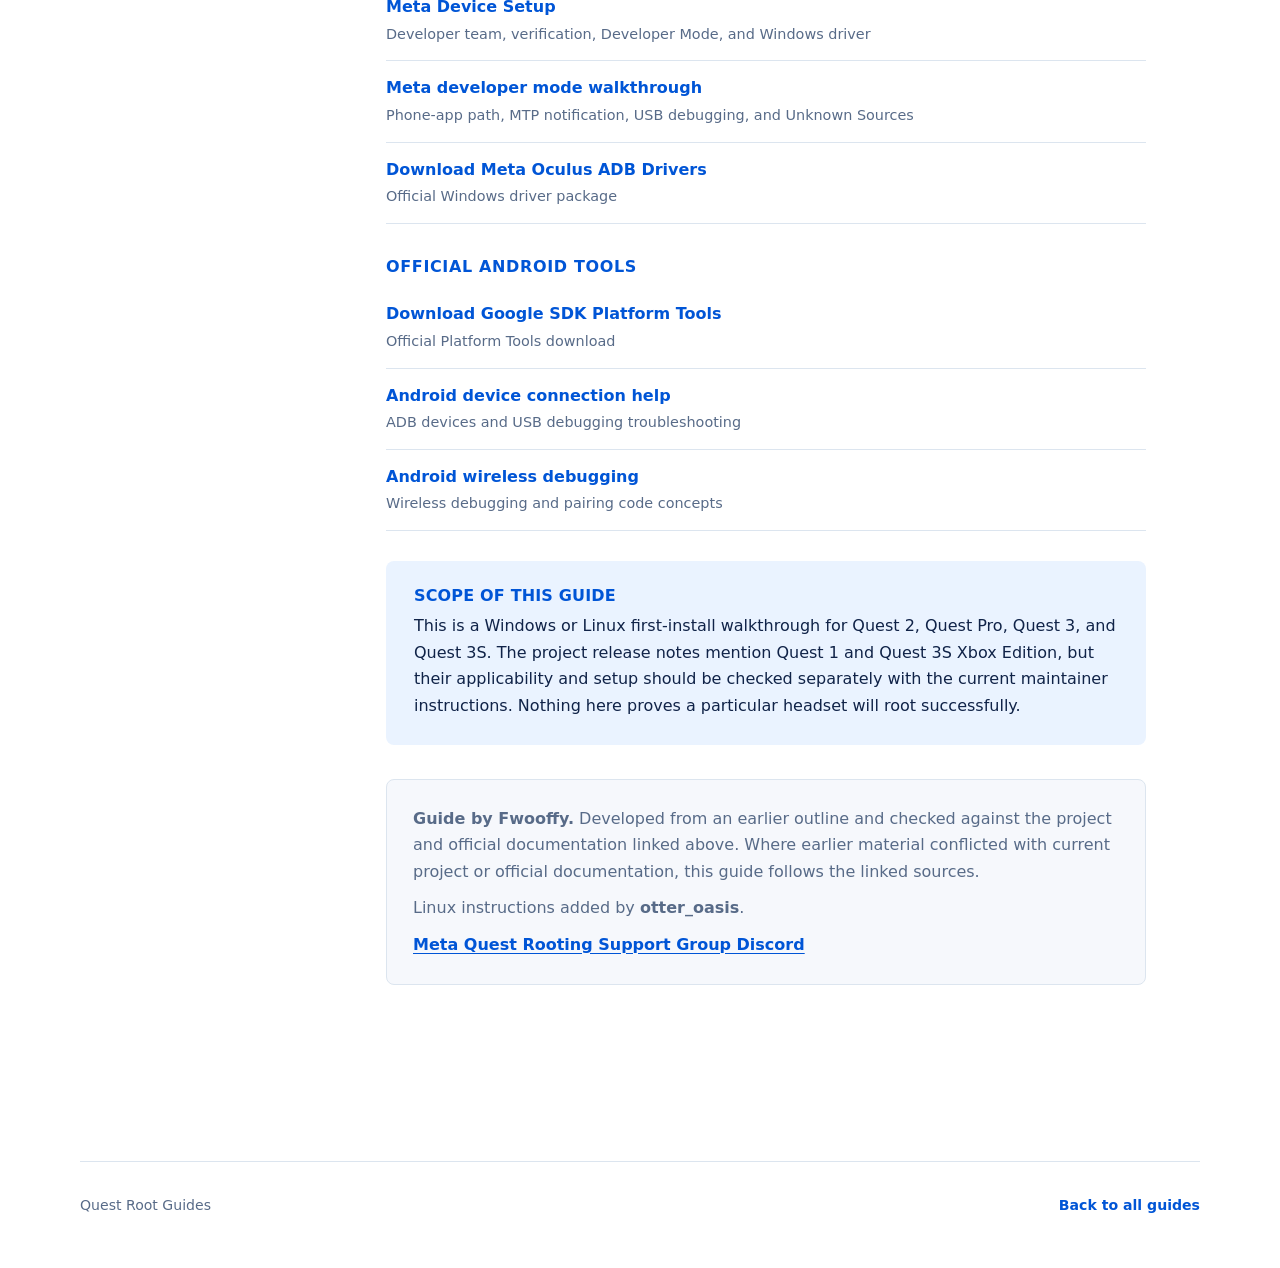
<file: guides/root-guide/index.html>
<!doctype html>
<html lang="en">
<head>
  <meta charset="utf-8">
  <meta name="viewport" content="width=device-width, initial-scale=1">
  <meta name="description" content="A beginner-friendly Windows and Linux guide to rooting supported Meta Quest headsets with Singularity.">
  <meta name="theme-color" content="#112540">
  <title>Root Your Meta Quest with Singularity</title>
  <link rel="canonical" href="https://guides.mxr.lol/guides/root-guide/">
  <link rel="icon" type="image/svg+xml" href="../../assets/meta-logo.svg">
  <link rel="stylesheet" href="../../assets/styles.css?v=20260925b">
</head>
<body class="guide-page">
  <div class="reading-progress" aria-hidden="true"><span></span></div>
  <a class="skip-link" href="#guide-content">Skip to guide</a>
  <header class="site-header">
    <a class="brand" href="../../"><span class="brand-mark" aria-hidden="true"><img src="../../assets/meta-logo.svg" alt=""></span><span>Quest Root Guides</span></a>
    <a class="header-link" href="../../root_guide_by_fwooffy.md">View Markdown</a>
  </header>

  <main id="guide-content">
    <header class="guide-hero">
      <p class="eyebrow">First-time Windows / Linux guide</p>
      <h1>Root your Meta Quest<br><span>with Singularity</span></h1>
      <p class="device-list">Quest 2 <i>/</i> Quest Pro <i>/</i> Quest 3 <i>/</i> Quest 3S</p>
      <p class="guide-intro">Developer Mode, ADB, compatibility checks, installation, rooting, and a final root test—explained from a normally set up headset and a Windows or Linux PC.</p>
      <div class="guide-meta"><span>Guide by <strong>Fwooffy</strong></span><span>Checked 18 Nov 2026</span></div>
    </header>

    <div class="guide-shell">
      <aside class="guide-nav" aria-label="Guide contents">
        <p class="nav-label">On this page</p>
        <nav>
          <a href="#quest-pro-firmware-update">Quest Pro update</a>
          <a href="#before-you-start">Before you start</a>
          <a href="#developer-mode">1. Developer Mode</a>
          <a href="#install-adb-windows">2a. ADB on Windows</a>
          <a href="#install-adb-linux">2b. ADB on Linux</a>
          <a href="#check-build">3. Check your build</a>
          <a href="#install-singularity">4. Install Singularity</a>
          <a href="#wireless-adb">5. Wireless ADB</a>
          <a href="#verify-root">6. Verify root</a>
          <a href="#references">References</a>
        </nav>
      </aside>

      <article class="guide-article">
        <aside id="quest-pro-firmware-update" class="firmware-notice" aria-labelledby="quest-pro-firmware-title">
          <p class="firmware-notice-label">Compatibility alert · Updated 18 Nov 2026</p>
          <h2 id="quest-pro-firmware-title">New Quest firmware patches the root exploit</h2>
          <p>Meta has patched the vulnerability used by this root exploit in newer Quest Pro firmware. Singularity therefore generally does not work after the headset receives the newer update. The latest confirmed vulnerable Quest builds in this guide's dated snapshot are: 
            <code-block><br>Quest 3 (Eureka): 52433670036000520
            <br>Quest 3s (Panther): 3814840024700610
            <br>Quest 2 (Hollywood): 52371960014100150
            <br>Quest Pro (Seacliff): 51583910014400340</code-block>
          </p>
          <ul>
            <li>Run <code>adb shell getprop ro.build.version.incremental</code> and record the complete number from your own headset.</li>
            <li>If your Quest Pro reports a different or newer build, assume the exploit has been patched and will not work unless the project explicitly confirms otherwise.</li>
            <li>Do not update, install Singularity, or select <strong>Root Now</strong> unless your exact Quest Pro build is confirmed by the current project README, release notes, or maintainer guidance.</li>
          </ul>
          <p class="firmware-notice-foot"><strong>Build-number notice:</strong> <code>51583910014400340</code> is the latest confirmed vulnerable Quest Pro build in the compatibility snapshot checked on 18 Nov 2026. It must not be treated as confirmation for a headset reporting any other build; newer firmware has patched the exploit.</p>
        </aside>

        <aside class="callout warning">
          <h3>VERY IMPORTANT - READ FIRST OR RISK IRREPAIRABLE DAMAGE</h3>
          <p><strong>Never manually install Magisk onto the headset.</strong><br>Singularity automatically installs its own modified version of Magisk called Singularity-Magisk instead. Installing base Magisk (thats not designed for the headset) can and has caused <strong><i>irrepairable damage</i></strong> to devices, including the total inability to boot the device at all.<br><i>You have been warned.</i></p>
        </aside>

        <section id="before-you-start" class="guide-section">
          <p class="section-kicker">Preparation</p>
          <h2>What you need</h2>
          <ul class="check-list">
            <li>A Quest already paired to the Meta Horizon phone app</li>
            <li>A Windows 10/11 or Linux PC, internet, and a USB-C data cable</li>
            <li>Your Meta account and time to finish without rushing</li>
            <li>A backup of anything you cannot replace</li>
            <li>A charged headset</li>
          </ul>
          <aside class="callout caution">
            <h3>Read this before you start</h3>
            <p>Root gives apps administrator-level access. Singularity is an experimental, third-party exploit and may cause crashes or data loss. A system update can change whether it works. <strong>Do not install or press Root Now until your exact headset and firmware build are confirmed by the current project information.</strong></p>
          </aside>
        </section>

        <section id="developer-mode" class="guide-section">
          <p class="section-kicker">1 / Meta account + headset</p>
          <h2>Set up Developer Mode</h2>
          <p class="section-intro">Developer Mode lets your PC install apps outside the Meta Horizon Store. Use the same Meta account on the headset, phone app, and developer dashboard.</p>

          <aside class="callout caution compact-callout"><h3>Quest Pro: pause before continuing</h3><p>Using the current Developer Mode setup method will force the headset to update before rooting. Because Meta patched the exploit in newer firmware, that update will generally remove the vulnerable state and prevent Singularity from working. If you are preserving the confirmed vulnerable build <code>51503870024400340</code>, <strong>do not continue with these steps yet</strong>. An alternative method that avoids the pre-root update is being investigated.</p></aside>

          <div class="steps">
            <div class="step"><span class="step-number">1</span><div><h3>Finish normal headset setup</h3><p>If the headset is new or reset, complete its normal on-screen setup. Install the Meta Horizon app on your phone, sign in, and pair the headset there.</p></div></div>
            <div class="step"><span class="step-number">2</span><div><h3>Create your developer account</h3><p>Open <a href="https://developers.meta.com/horizon/sign-up/">developers.meta.com/horizon/sign-up/</a> in a browser and sign in with your Meta account. Create or join a developer team if the dashboard asks. You do not need to create a Quest app for this guide.</p></div></div>
            <div class="step"><span class="step-number">3</span><div><h3>Verify the account</h3><p>Open the dashboard's <strong>Verification</strong> page and finish the offered account verification method. Meta's current setup page lists a mobile number for SMS two-factor verification or a payment method. Complete any team requirements shown by Meta.</p></div></div>
            <div class="step"><span class="step-number">4</span><div><h3>Turn on Developer Mode</h3><p>On your phone: <strong>Meta Horizon app &gt; headset icon &gt; your paired headset &gt; Headset Settings &gt; Developer Mode &gt; On</strong>.</p></div></div>
            <div class="step"><span class="step-number">5</span><div><h3>Turn on the USB notification</h3><p>In the headset: <strong>Quick Control / Quick Settings &gt; Settings (gear) &gt; Developer &gt; MTP Notification &gt; On</strong>. The USB debugging prompt appears when you connect the PC during the compatibility check.</p></div></div>
          </div>

          <aside class="callout info"><h3>If the toggle is missing</h3><p>Check that you joined a developer team, finished account verification, are using the same Meta account in the phone app, and paired the correct headset. Meta also requires eligible developers to be at least 18.</p></aside>
          <p class="footnote">Official setup: Meta's Device Setup and Test your app on your device resources are linked in <a href="#references">Useful links and notes</a>.</p>
        </section>

        <section id="install-adb-windows" class="guide-section">
          <p class="section-kicker">2a / Windows PC setup</p>
          <h2>Install ADB on Windows</h2>
          <p class="section-intro">ADB (Android Debug Bridge) is the small command-line tool that talks to your Quest. You only need Google's Platform Tools package, not Android Studio.</p>

          <h3 class="subsection-title">A. Install the Meta USB driver</h3>
          <div class="steps">
            <div class="step"><span class="step-number">1</span><div><h3>Download the Oculus ADB Drivers</h3><p>From Meta's official Oculus ADB Drivers page, click <strong>Download</strong>. This Windows driver lets the PC recognize your Quest for ADB. <a href="https://developers.meta.com/horizon/downloads/package/oculus-adb-drivers/">Open the Meta download page.</a></p></div></div>
            <div class="step"><span class="step-number">2</span><div><h3>Unzip and install the driver</h3><p>In File Explorer, right-click the downloaded ZIP and choose <strong>Extract All</strong>. Open the extracted folder, right-click <code>android_winusb.inf</code>, and choose <strong>Install</strong>. Approve the Windows prompt if one appears.</p></div></div>
          </div>

          <h3 class="subsection-title">B. Install Google's Platform Tools</h3>
          <div class="steps">
            <div class="step"><span class="step-number">3</span><div><h3>Download the Windows ZIP</h3><p>Open Google's SDK Platform Tools page. Choose the Windows download, accept the license if prompted, and save the ZIP. <a href="https://developer.android.com/tools/releases/platform-tools">Open the Google download page.</a></p></div></div>
            <div class="step"><span class="step-number">4</span><div><h3>Extract the platform-tools folder</h3><p>Right-click the ZIP and choose <strong>Extract All</strong>. Open the resulting <code>platform-tools</code> folder. You should see <code>adb.exe</code> inside. Move this folder somewhere easy to keep, such as Documents.</p></div></div>
            <div class="step"><span class="step-number">5</span><div><h3>Open Command Prompt in that folder</h3><p>Click File Explorer's address bar while inside <code>platform-tools</code>, type <code>cmd</code>, and press Enter. A Command Prompt opens at that folder. Keep it open for the remaining commands.</p></div></div>
          </div>

          <div class="code-block"><div class="code-head"><span>Command Prompt</span><button type="button" data-copy="adb version">Copy</button></div><pre><code>adb version</code></pre><p>Expected: a line beginning <code>Android Debug Bridge version</code>.</p></div>
          <aside class="callout info"><h3>If “adb” is not recognized</h3><p>The Command Prompt probably opened in the wrong folder. Reopen the folder that contains <code>adb.exe</code>, click its address bar, type <code>cmd</code>, and try again.</p></aside>
        </section>

        <section id="install-adb-linux" class="guide-section">
          <p class="section-kicker">2b / Linux PC setup</p>
          <h2>Install ADB on Linux</h2>
          <p class="section-intro">ADB (Android Debug Bridge) is the small command-line tool that talks to your Quest. Meta's Oculus ADB driver is Windows-only and is not required on Linux; Android USB communication is supported by the Linux kernel.</p>

          <div class="steps">
            <div class="step"><span class="step-number">1</span><div><h3>Install ADB</h3><p>Use the command for your distribution, or download Google's Platform Tools manually.</p></div></div>
          </div>

          <div class="command-options" aria-label="Linux ADB installation commands">
            <div class="command-option"><strong>Arch / CachyOS</strong><div class="command-field"><code>sudo pacman -S android-tools</code><button type="button" data-copy="sudo pacman -S android-tools">Copy</button></div></div>
            <div class="command-option"><strong>Debian / Ubuntu</strong><div class="command-field"><code>sudo apt update &amp;&amp; sudo apt install android-tools-adb</code><button type="button" data-copy="sudo apt update &amp;&amp; sudo apt install android-tools-adb">Copy</button></div></div>
            <div class="command-option"><strong>Fedora</strong><div class="command-field"><code>sudo dnf install android-tools</code><button type="button" data-copy="sudo dnf install android-tools">Copy</button></div></div>
            <div class="command-option"><strong>openSUSE</strong><div class="command-field"><code>sudo zypper install android-tools</code><button type="button" data-copy="sudo zypper install android-tools">Copy</button></div></div>
          </div>

          <aside class="callout info"><h3>Manual option</h3><p>Download the Linux ZIP from <a href="https://developer.android.com/tools/releases/platform-tools">Google's SDK Platform Tools page</a>, accept the license, and extract it somewhere accessible from your terminal. Open that directory and prefix commands in this guide with <code>./</code>, for example <code>./adb devices</code>.</p></aside>

          <div class="steps compact-top">
            <div class="step"><span class="step-number">2</span><div><h3>Install udev rules and permissions</h3><p>Linux restricts raw USB access by default. The appropriate udev package lets your non-root user communicate with the Quest over USB.</p></div></div>
          </div>

          <div class="command-options" aria-label="Linux udev installation commands">
            <div class="command-option"><strong>Arch / CachyOS</strong><div class="command-field"><code>sudo pacman -S android-udev-rules</code><button type="button" data-copy="sudo pacman -S android-udev-rules">Copy</button></div></div>
            <div class="command-option"><strong>Debian / Ubuntu</strong><div class="command-field"><code>sudo apt install android-sdk-platform-tools-common</code><button type="button" data-copy="sudo apt install android-sdk-platform-tools-common">Copy</button></div></div>
            <div class="command-option command-note"><strong>Fedora / openSUSE</strong><span>Skip this command; the rules are included with <code>android-tools</code>.</span></div>
          </div>

          <p>Add your account to the hardware permission groups:</p>
          <div class="code-block"><div class="code-head"><span>Terminal</span><button type="button" data-copy="sudo usermod -aG adbusers,plugdev $USER">Copy</button></div><pre><code>sudo usermod -aG adbusers,plugdev $USER</code></pre></div>

          <p>Reload the udev rules:</p>
          <div class="code-block"><div class="code-head"><span>Terminal</span><button type="button" data-copy="sudo udevadm control --reload-rules &amp;&amp; sudo udevadm trigger">Copy</button></div><pre><code>sudo udevadm control --reload-rules &amp;&amp; sudo udevadm trigger</code></pre></div>

          <p>Log out and back in for the group changes to take effect. Alternatively, run <code>newgrp adbusers</code> in the current terminal.</p>

          <div class="steps compact-top">
            <div class="step"><span class="step-number">3</span><div><h3>Verify ADB</h3><p>Confirm that ADB is installed and responding.</p></div></div>
          </div>

          <div class="code-block"><div class="code-head"><span>Terminal</span><button type="button" data-copy="adb version">Copy</button></div><pre><code>adb version</code></pre><p>Expected: a response beginning <code>Android Debug Bridge version</code>.</p></div>
          <aside class="callout info"><h3>If ADB reports no permissions</h3><p>Unplug and reconnect the USB cable, then restart the ADB daemon with <code>adb kill-server &amp;&amp; adb start-server</code>.</p></aside>
        </section>

        <section id="check-build" class="guide-section">
          <p class="section-kicker">3 / Mandatory compatibility check</p>
          <h2>Connect and check your build</h2>

          <div class="steps">
            <div class="step"><span class="step-number">1</span><div><h3>Connect the Quest</h3><p>Use a USB-C <strong>data</strong> cable from the headset to the PC. Put on the headset. At <strong>Allow USB debugging?</strong>, choose <strong>Always allow from this computer</strong>, then <strong>Allow</strong>.</p></div></div>
          </div>

          <div class="code-block"><div class="code-head"><span>Command Prompt / Terminal</span><button type="button" data-copy="adb devices">Copy</button></div><pre><code>adb devices</code></pre><p>Expected: one serial number with the word <code>device</code>.</p></div>
          <p>Example: <code>1WMHH123456789 device</code>. If it says <code>unauthorized</code>, approve the prompt inside the headset. If the list is empty, use the <a href="#quick-fixes">quick fixes</a>.</p>

          <div class="steps compact-top">
            <div class="step"><span class="step-number">2</span><div><h3>Read the exact firmware build</h3><p>Keep the headset connected. Run the command below and write down the number it prints. This is the <strong>incremental build</strong> used by the project to report confirmed firmware.</p></div></div>
          </div>

          <div class="code-block"><div class="code-head"><span>Command Prompt / Terminal</span><button type="button" data-copy="adb shell getprop ro.build.version.incremental">Copy</button></div><pre><code>adb shell getprop ro.build.version.incremental</code></pre></div>

          <h3 class="subsection-title">Dated build snapshot checked on 18 Nov 2026</h3>
          <div class="table-wrap"><table><thead><tr><th>Headset</th><th>Project name</th><th>Incremental build</th></tr></thead><tbody><tr><td>Quest Pro</td><td>Seacliff</td><td><code>51583910014400340</code></td></tr><tr><td>Quest 3</td><td>Eureka</td><td><code>52433670036000520</code></td></tr><tr><td>Quest 3S</td><td>Panther</td><td><code>3814840024700610</code></td></tr><tr><td>Quest 2</td><td>Hollywood</td><td><code>52371960014100150</code></td></tr></tbody></table></div>

          <aside class="callout caution"><h3>Stop before installing</h3><p>These numbers are a dated snapshot, not a guarantee for other builds. The latest confirmed vulnerable Quest Pro build shown here is <code>51583910014400340</code>. Meta has patched the exploit in newer Quest Pro firmware, so Singularity generally will not work after updating beyond the confirmed build. Open the live Singularity README and release notes, and continue only when your exact model and complete build number are confirmed there or by the maintainer. <strong>Do not assume a newer build works because an older one did.</strong></p></aside>
          <p class="footnote">Quest 1 and other variants have separate or less documented setup; do not use the shared Root Now steps for them without current model-specific instructions.</p>
        </section>

        <section id="install-singularity" class="guide-section">
          <p class="section-kicker">4 / App install</p>
          <h2>Install Singularity</h2>
          <p class="section-intro">Continue only after the compatibility check. Leave the ADB Command Prompt or terminal open and the headset connected unless Singularity tells you otherwise.</p>

          <div class="steps">
            <div class="step"><span class="step-number">1</span><div><h3>Download the APK from GitHub Releases</h3><p><a href="https://github.com/Lumince/singularity/releases">Open the Singularity releases list.</a> Choose the newest visible release, expand <strong>Assets</strong>, and download its Singularity <code>.apk</code> file. The auto-generated <strong>Source code</strong> ZIP is not the installer.</p></div></div>
            <div class="step"><span class="step-number">2</span><div><h3>Prepare the APK for installation</h3><p>On Windows, move the APK into your <code>platform-tools</code> folder. In File Explorer, turn on <strong>View &gt; Show &gt; File name extensions</strong>, then rename it exactly <code>Singularity.apk</code>. Check that it did not become <code>Singularity.apk.apk</code>. On Linux with a package-manager installation, open a terminal in the folder containing the APK.</p></div></div>
          </div>

          <div class="code-block"><div class="code-head"><span>Command Prompt / Terminal</span><button type="button" data-copy="adb install -g Singularity.apk">Copy</button></div><pre><code>adb install -g Singularity.apk</code></pre><p>Expected: <code>Success</code>. The <code>-g</code> flag grants permissions Singularity needs.</p></div>
          <aside class="callout info"><h3>Installing from Linux</h3><p>If ADB came from your package manager, open a terminal in the APK folder and use the command above. If you downloaded Platform Tools manually, move the APK into that extracted folder and run <code>./adb install -g Singularity.apk</code>.</p></aside>

          <div class="steps compact-top">
            <div class="step"><span class="step-number">3</span><div><h3>Open it in the headset</h3><p>Open <strong>Library &gt; Unknown Sources &gt; Singularity</strong>. If <strong>Root on Boot</strong> is offered, leave it off for the first root. Keep the headset on Wi-Fi.</p></div></div>
          </div>

          <h3 class="subsection-title">Start Wireless ADB setup</h3>
          <div class="steps">
            <div class="step"><span class="step-number">4</span><div><h3>Keep Wi-Fi on and the headset awake</h3><p>Make sure the headset is connected to Wi-Fi. Leave the USB cable connected while you complete setup unless the app tells you to unplug it.</p></div></div>
            <div class="step"><span class="step-number">5</span><div><h3>Tap Setup Wireless ADB</h3><p>Tap <strong>Setup Wireless ADB</strong> in Singularity and follow its in-app guide in order. The <code>-g</code> install flag grants the permission the project says it needs to enable Wireless ADB.</p></div></div>
          </div>
          <aside class="callout caution"><h3>Do not press Root Now yet</h3><p>Complete the permission or pairing prompts and confirm the in-app Wireless ADB connection first.</p></aside>
        </section>

        <section id="wireless-adb" class="guide-section">
          <p class="section-kicker">5 / Required before root</p>
          <h2>Set up Wireless ADB</h2>
          <p class="section-intro">A working USB connection in the <code>adb devices</code> list does not by itself finish the app's Wireless ADB setup.</p>

          <div class="steps">
            <div class="step"><span class="step-number">6</span><div><h3>Complete permission or pairing prompts</h3><p>If a Wireless debugging screen opens, turn it on and approve the current Wi-Fi network if asked. If Singularity asks for a pairing code, choose <strong>Pair device with pairing code</strong> in the system screen and enter its current six-digit code into Singularity. A code can expire; generate a fresh one if pairing fails.</p></div></div>
            <div class="step"><span class="step-number">7</span><div><h3>Wait for the in-app connection to succeed</h3><p>Return to Singularity and wait for its Wireless ADB setup to report success or connected status. The exact screens can vary by app and firmware version; use the current on-screen guide for final confirmation. <strong>Do not continue while it reports disconnected or setup incomplete.</strong></p></div></div>
          </div>

          <aside class="callout info"><h3>If Wireless ADB does not connect</h3><p>Check that Quest Wi-Fi and Meta Developer Mode are on. Confirm that <code>adb install -g Singularity.apk</code> returned <code>Success</code>. Close and reopen Singularity, retry its setup, then restart the headset if needed. If the app's prompts differ, follow its current guide and release notes rather than guessing at hidden Android settings.</p></aside>

          <h3 class="subsection-title">Only after Wireless ADB is ready</h3>
          <div class="steps">
            <div class="step"><span class="step-number">8</span><div><h3>Press Root Now</h3><p>Press <strong>Root Now</strong> and let the app finish. If it reports failure and offers <strong>Retry</strong> or <strong>Root Now</strong> again, you may retry a few times. If failures continue, fully power off the headset, power it on, and check the current release notes before trying again.</p></div></div>
          </div>
          <aside class="callout caution"><h3>After a successful soft reboot</h3><p>A successful root should trigger a soft reboot. <strong>Do not press Root Now again after that success.</strong> Continue below to grant Singularity root access and verify it from your PC.</p></aside>
        </section>

        <section id="verify-root" class="guide-section">
          <p class="section-kicker">6 / Finish safely</p>
          <h2>Verify root and troubleshoot</h2>

          <div class="steps">
            <div class="step"><span class="step-number">1</span><div><h3>Grant Singularity root access</h3><p>After the soft reboot, open <strong>Library &gt; Unknown Sources &gt; Singularity-Magisk</strong>. In <strong>Superuser</strong>, grant or enable access for <strong>Singularity</strong> if it is not already granted. Fully close Singularity and reopen it.</p></div></div>
            <div class="step"><span class="step-number">2</span><div><h3>Confirm ADB still sees the headset</h3><p>Reconnect the USB cable if needed. Put on the headset and approve any new USB debugging prompt. The command should show one serial number ending in <code>device</code>.</p></div></div>
          </div>

          <div class="code-block"><div class="code-head"><span>Command Prompt / Terminal</span><button type="button" data-copy="adb devices">Copy</button></div><pre><code>adb devices</code></pre></div>

          <div class="steps compact-top">
            <div class="step"><span class="step-number">3</span><div><h3>Test the root shell</h3><p>Run the command below. If Singularity-Magisk asks whether <strong>Shell</strong> or <strong>ADB</strong> may use root, tap <strong>Grant</strong>, then run it again.</p></div></div>
          </div>

          <div class="code-block"><div class="code-head"><span>Command Prompt / Terminal</span><button type="button" data-copy="adb shell su -c id">Copy</button></div><pre><code>adb shell su -c id</code></pre><p>Success contains <code>uid=0(root)</code>. Anything else is not a confirmed root test.</p></div>

          <h3 id="quick-fixes" class="subsection-title">Quick fixes</h3>
          <dl class="quick-fixes">
            <div><dt>No device listed</dt><dd>Try another data cable or USB port; check Developer Mode and, on Windows, the Meta driver; run <code>adb kill-server</code>, then <code>adb devices</code>.</dd></div>
            <div><dt><code>unauthorized</code></dt><dd>Put on the headset and approve <strong>Allow USB debugging</strong>. Reconnect the cable if the prompt is hidden.</dd></div>
            <div><dt>More than one device</dt><dd>Disconnect extra phones/headsets or wireless ADB sessions, then run <code>adb devices</code> again.</dd></div>
            <div><dt>No Magisk app / no <code>uid=0</code></dt><dd>Do not assume success. Check the app's status and the latest project release notes; avoid repeating <strong>Root Now</strong> after a reported success.</dd></div>
          </dl>

          <aside class="callout caution"><h3>Keep the first root simple</h3><p>Do not install random Magisk modules or phone-focused Android tweaks immediately. Root-level changes can disrupt Horizon OS or controller behavior. Check project release notes before any system update.</p></aside>
        </section>

        <section id="references" class="guide-section references">
          <p class="section-kicker">Reference</p>
          <h2>Useful links and notes</h2>
          <p class="section-intro">The project can change quickly, so re-check its README and newest release before you repeat these steps or update the headset.</p>

          <div class="reference-group"><h3>Project</h3><a href="https://github.com/Lumince/singularity"><strong>Singularity README</strong><span>Supported models, current usage steps, and confirmed builds</span></a><a href="https://github.com/Lumince/singularity/releases"><strong>Download Singularity APK</strong><span>Choose the newest release</span></a><a href="https://github.com/Lumince/singularity/wiki/Install-%26-Setup-Guide"><strong>Project setup wiki</strong><span>Includes a separate Quest 1 path; some main-path UI details are older</span></a></div>
          <div class="reference-group"><h3>Official Meta setup</h3><a href="https://developers.meta.com/horizon/sign-up/"><strong>Meta developer sign-up</strong><span>Start the developer account</span></a><a href="https://developers.meta.com/horizon/documentation/native/android/mobile-device-setup/"><strong>Meta Device Setup</strong><span>Developer team, verification, Developer Mode, and Windows driver</span></a><a href="https://developers.meta.com/horizon/documentation/android-apps/enable-developer-mode/"><strong>Meta developer mode walkthrough</strong><span>Phone-app path, MTP notification, USB debugging, and Unknown Sources</span></a><a href="https://developers.meta.com/horizon/downloads/package/oculus-adb-drivers/"><strong>Download Meta Oculus ADB Drivers</strong><span>Official Windows driver package</span></a></div>
          <div class="reference-group"><h3>Official Android tools</h3><a href="https://developer.android.com/tools/releases/platform-tools"><strong>Download Google SDK Platform Tools</strong><span>Official Platform Tools download</span></a><a href="https://developer.android.com/studio/run/device"><strong>Android device connection help</strong><span>ADB devices and USB debugging troubleshooting</span></a><a href="https://developer.android.com/tools/adb"><strong>Android wireless debugging</strong><span>Wireless debugging and pairing code concepts</span></a></div>

          <aside class="callout info"><h3>Scope of this guide</h3><p>This is a Windows or Linux first-install walkthrough for Quest 2, Quest Pro, Quest 3, and Quest 3S. The project release notes mention Quest 1 and Quest 3S Xbox Edition, but their applicability and setup should be checked separately with the current maintainer instructions. Nothing here proves a particular headset will root successfully.</p></aside>

          <div class="credits"><p><strong>Guide by Fwooffy.</strong> Developed from an earlier outline and checked against the project and official documentation linked above. Where earlier material conflicted with current project or official documentation, this guide follows the linked sources.</p><p>Linux instructions added by <strong>otter_oasis</strong>.</p><a href="https://discord.gg/ghvuJTpRu4">Meta Quest Rooting Support Group Discord</a></div>
        </section>
      </article>
    </div>
  </main>
  <footer class="site-footer"><span>Quest Root Guides</span><a href="../../">Back to all guides</a></footer>
  <script src="../../assets/site.js?v=20260925b"></script>
</body>
</html>
</file>
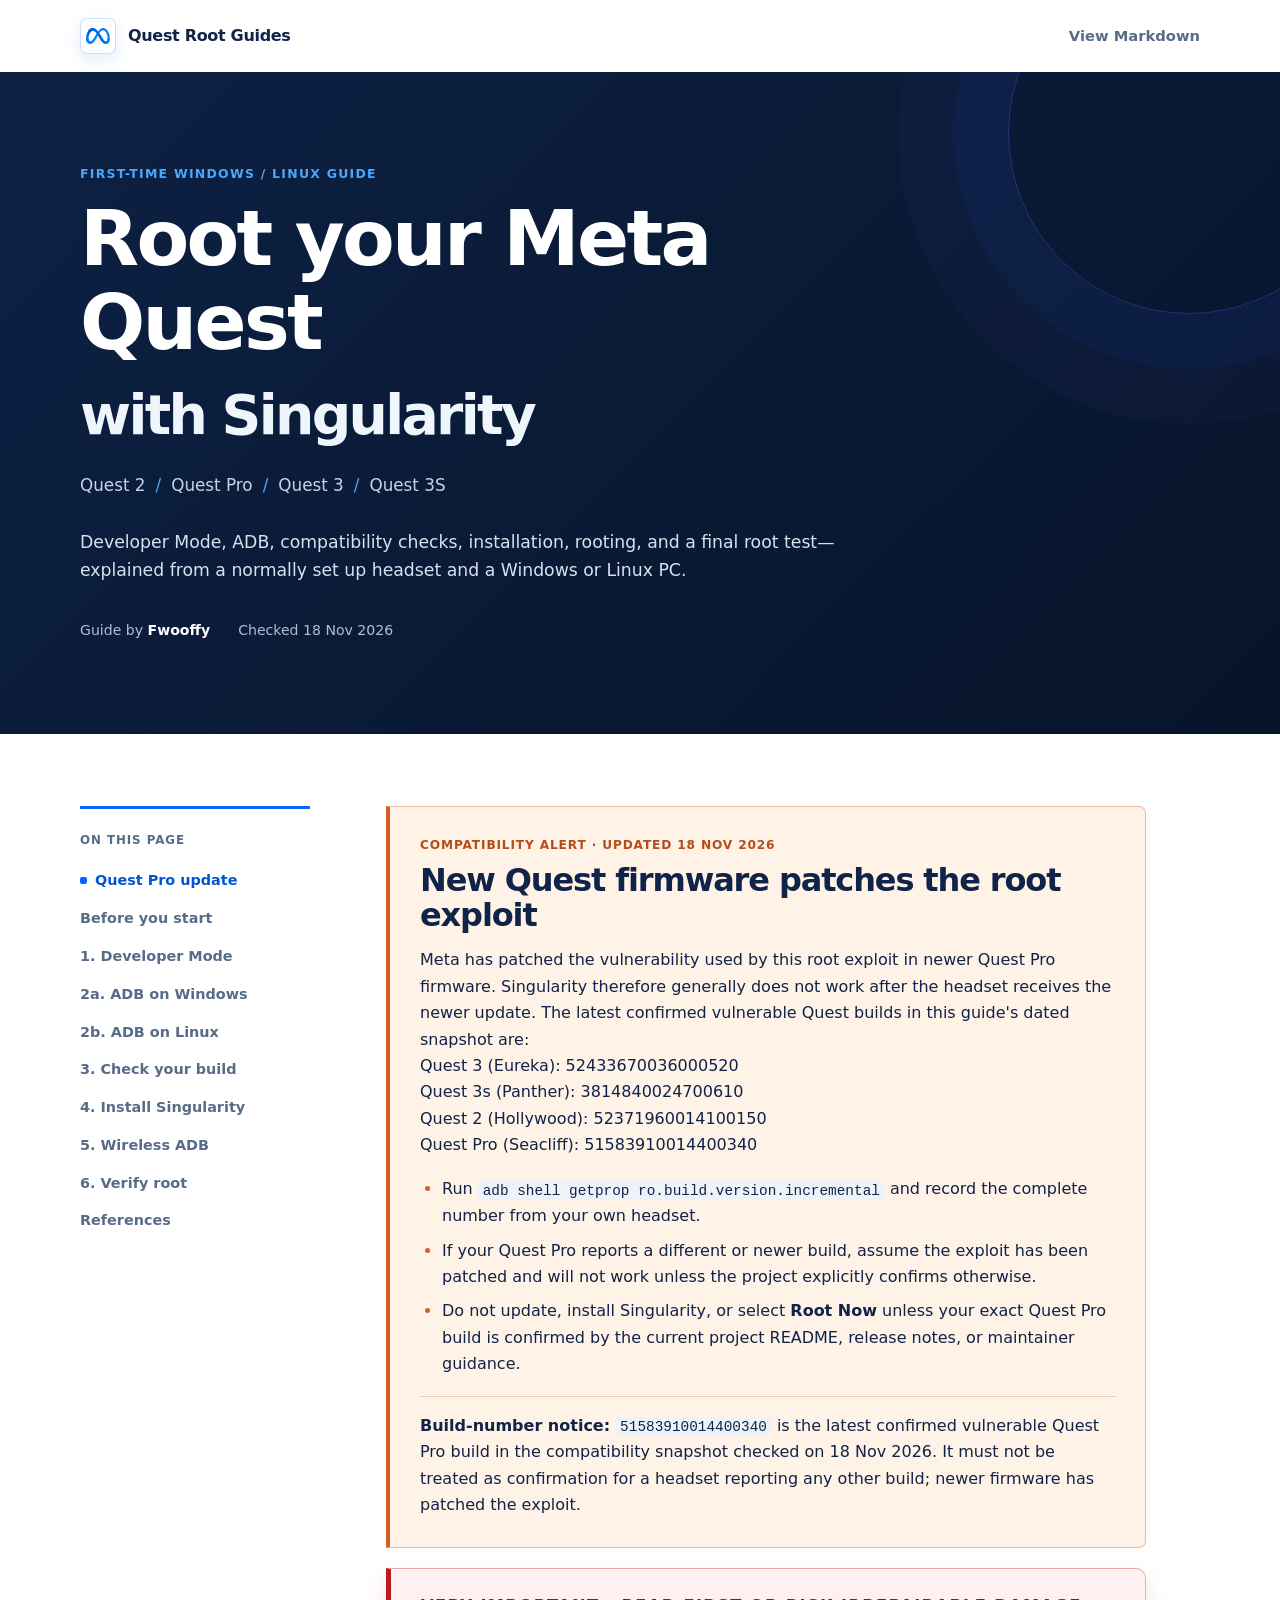
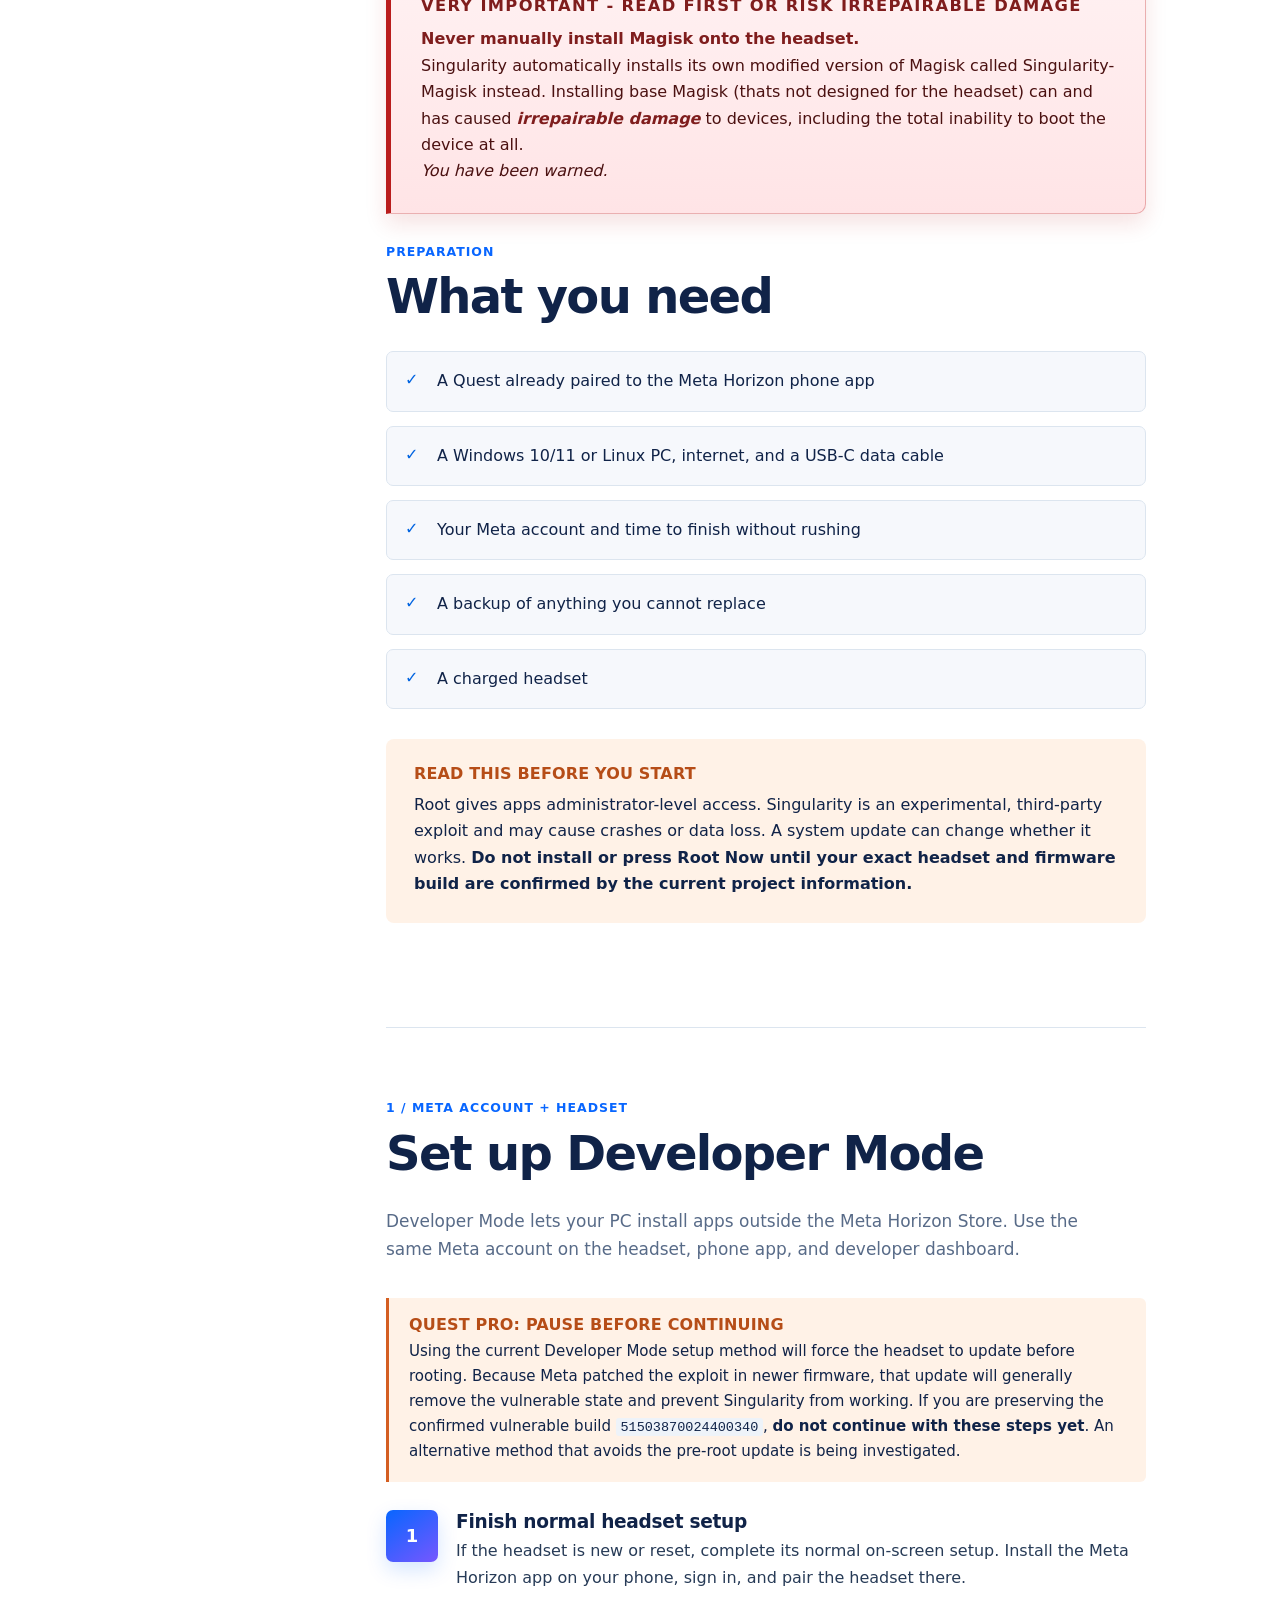
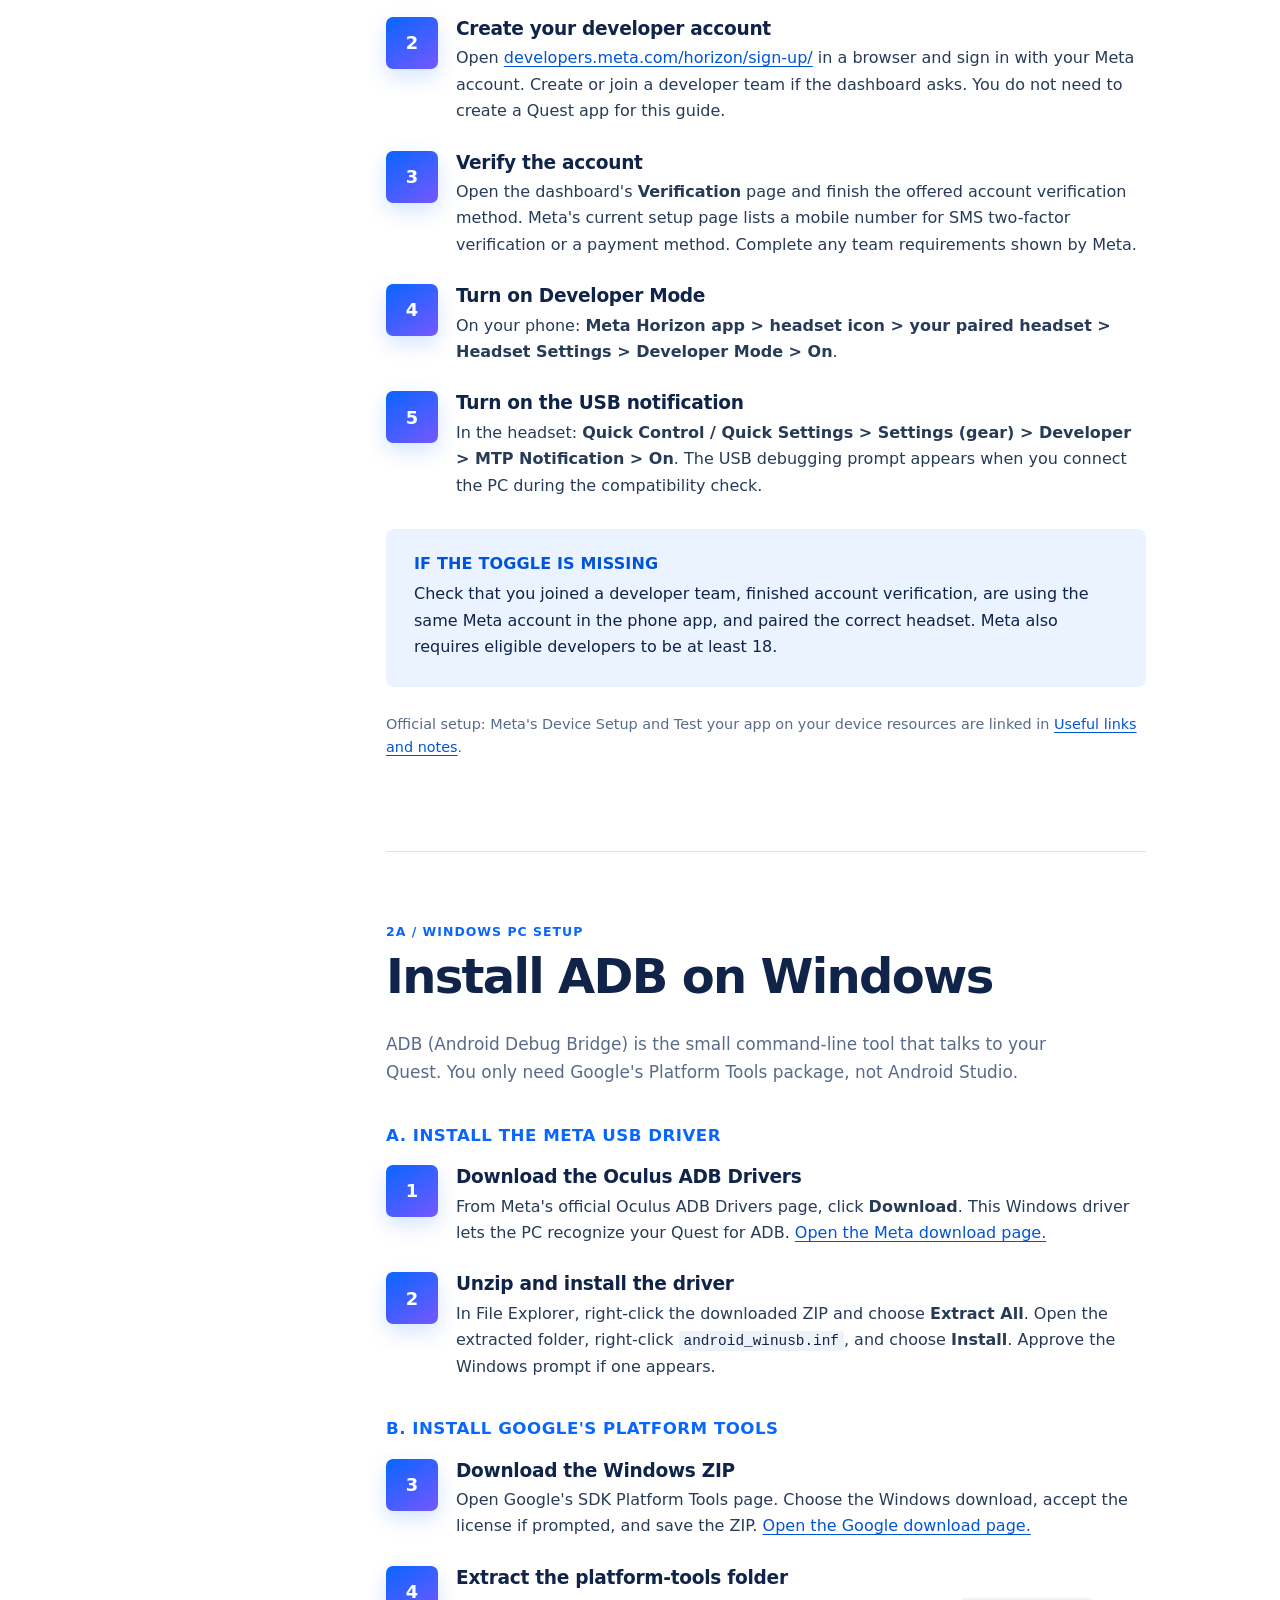
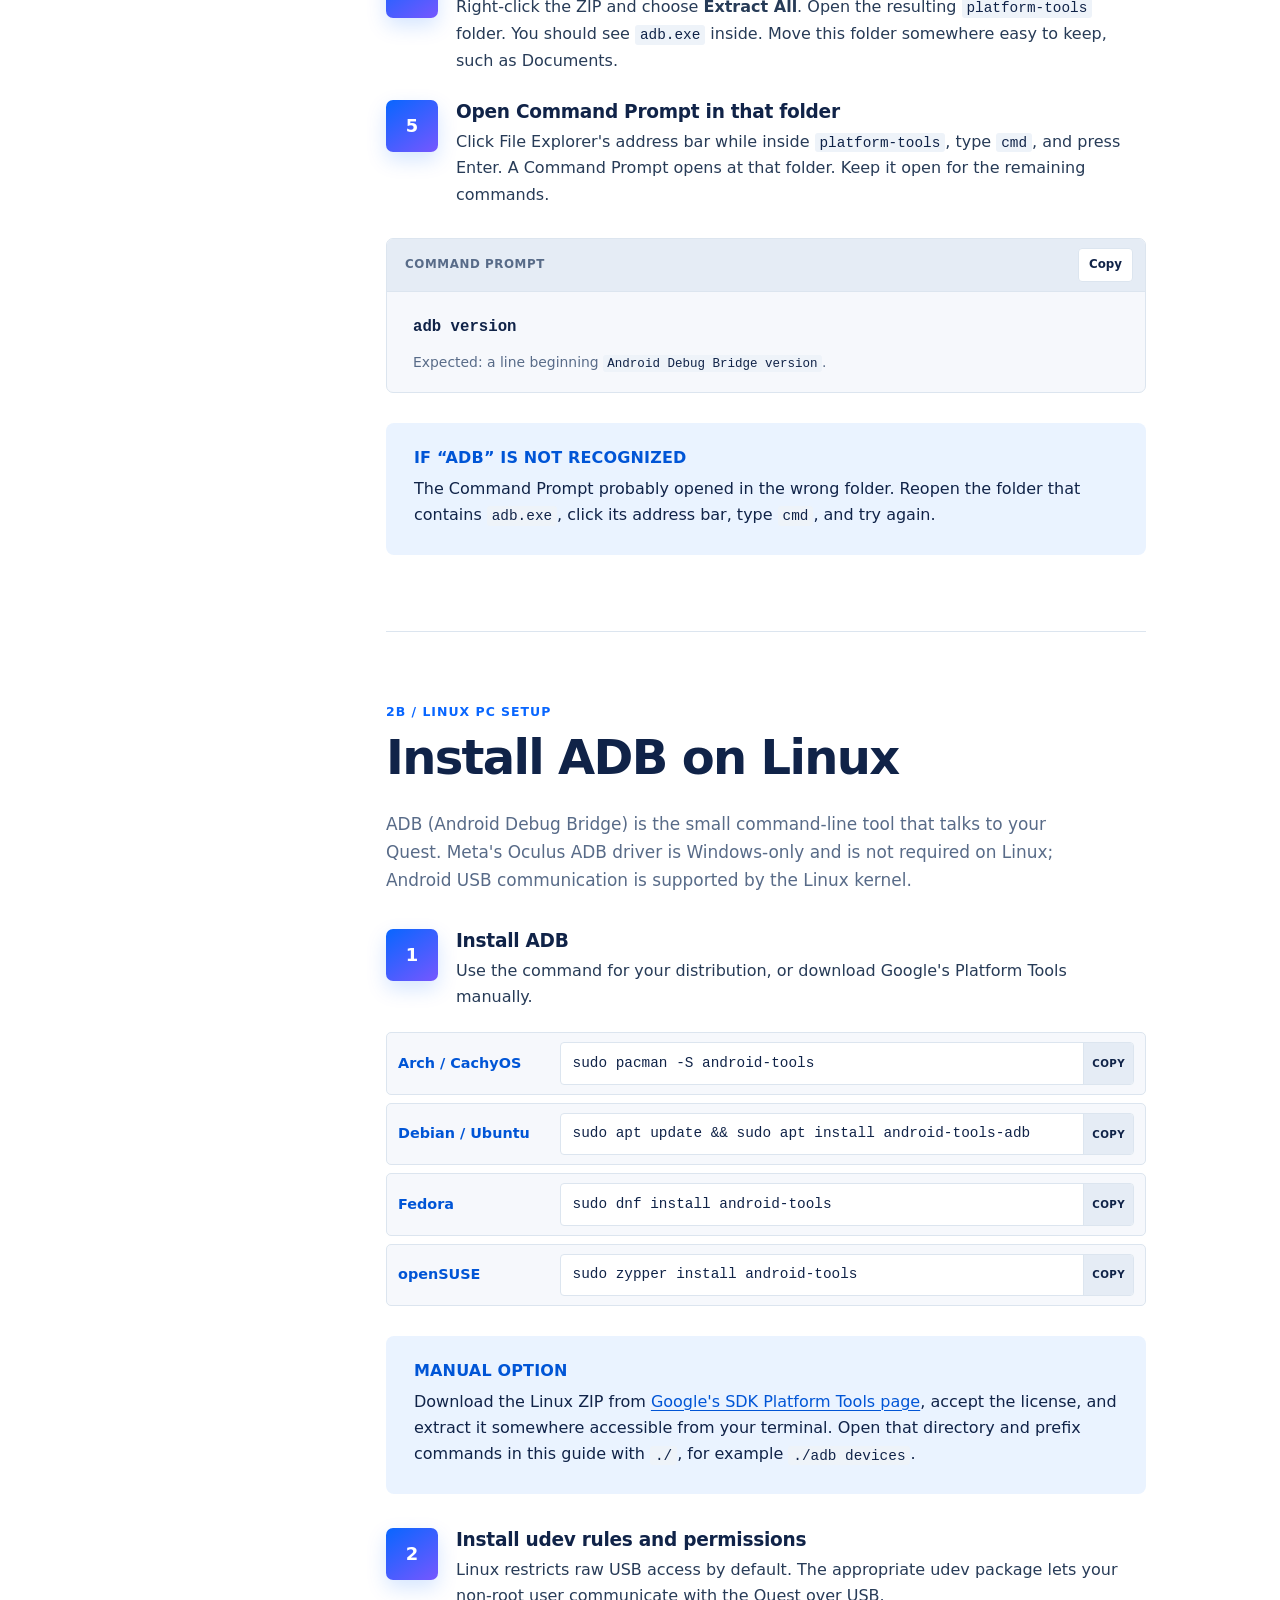
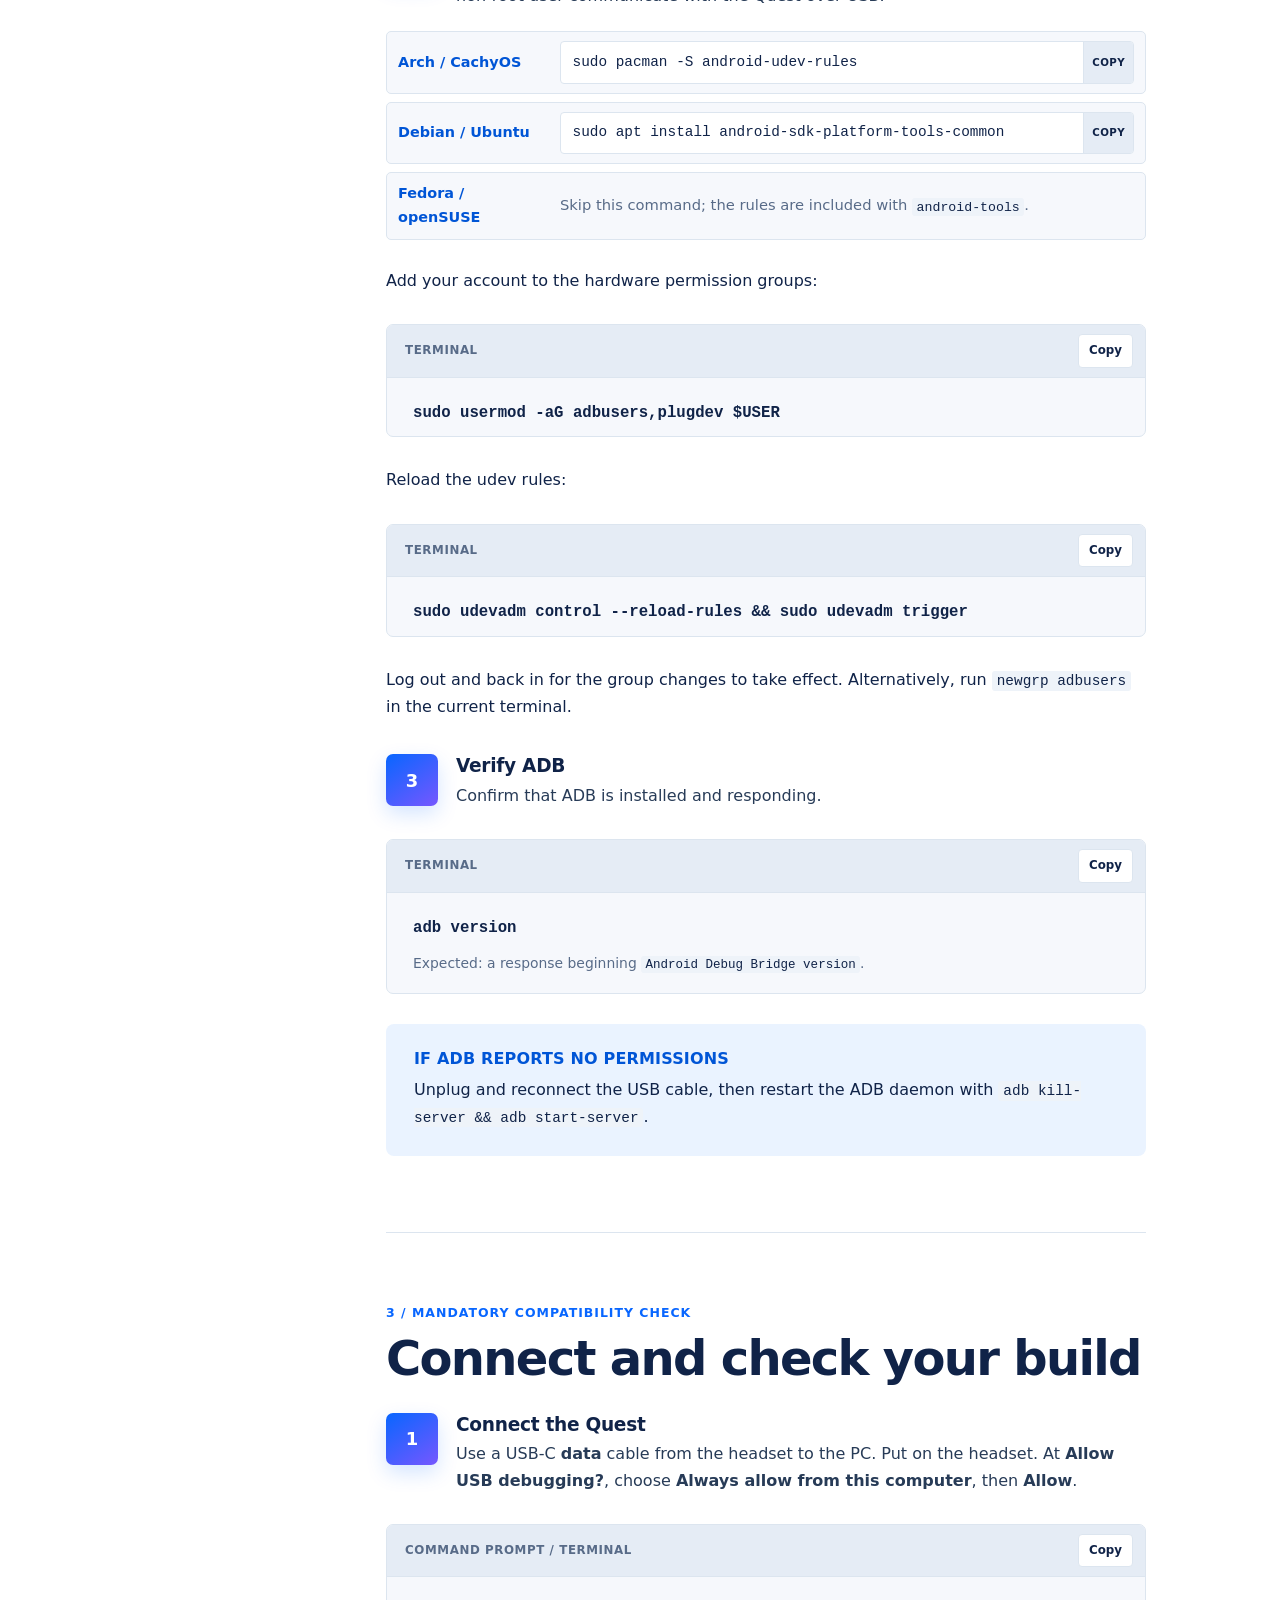
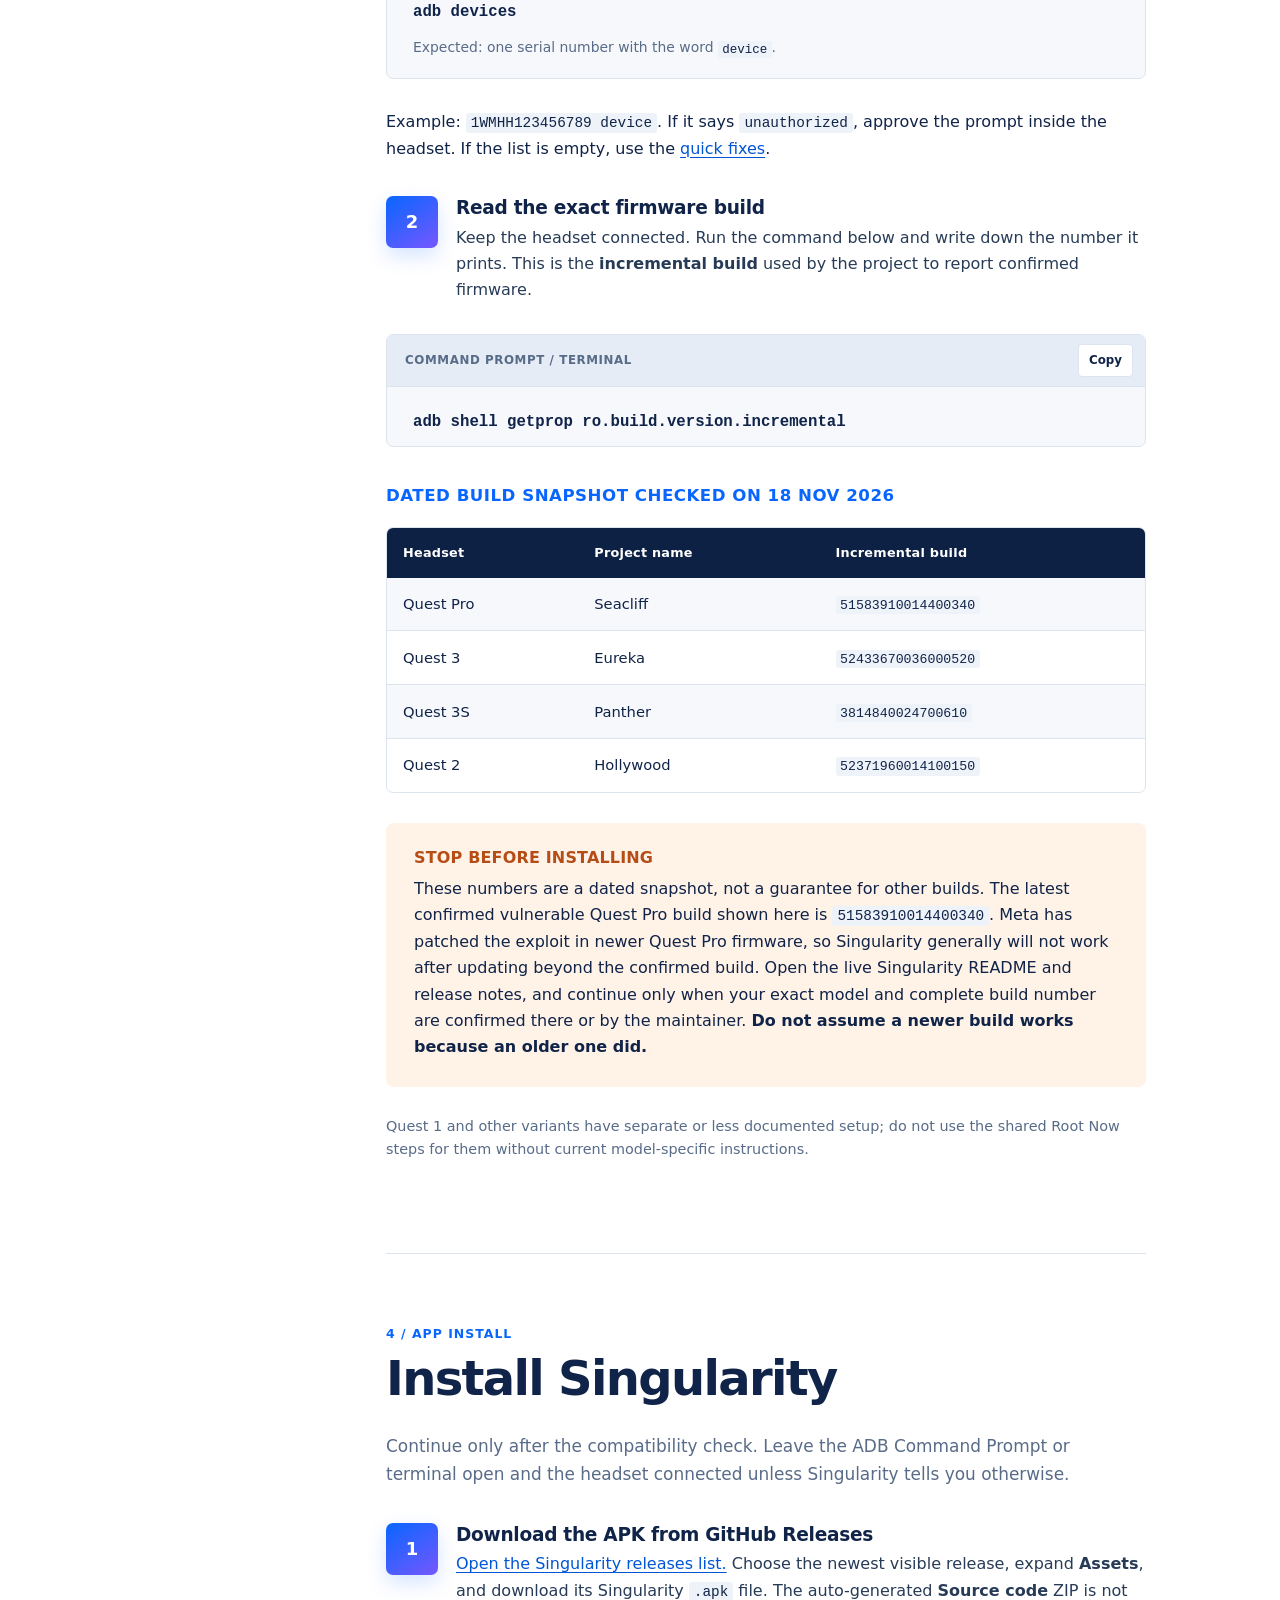
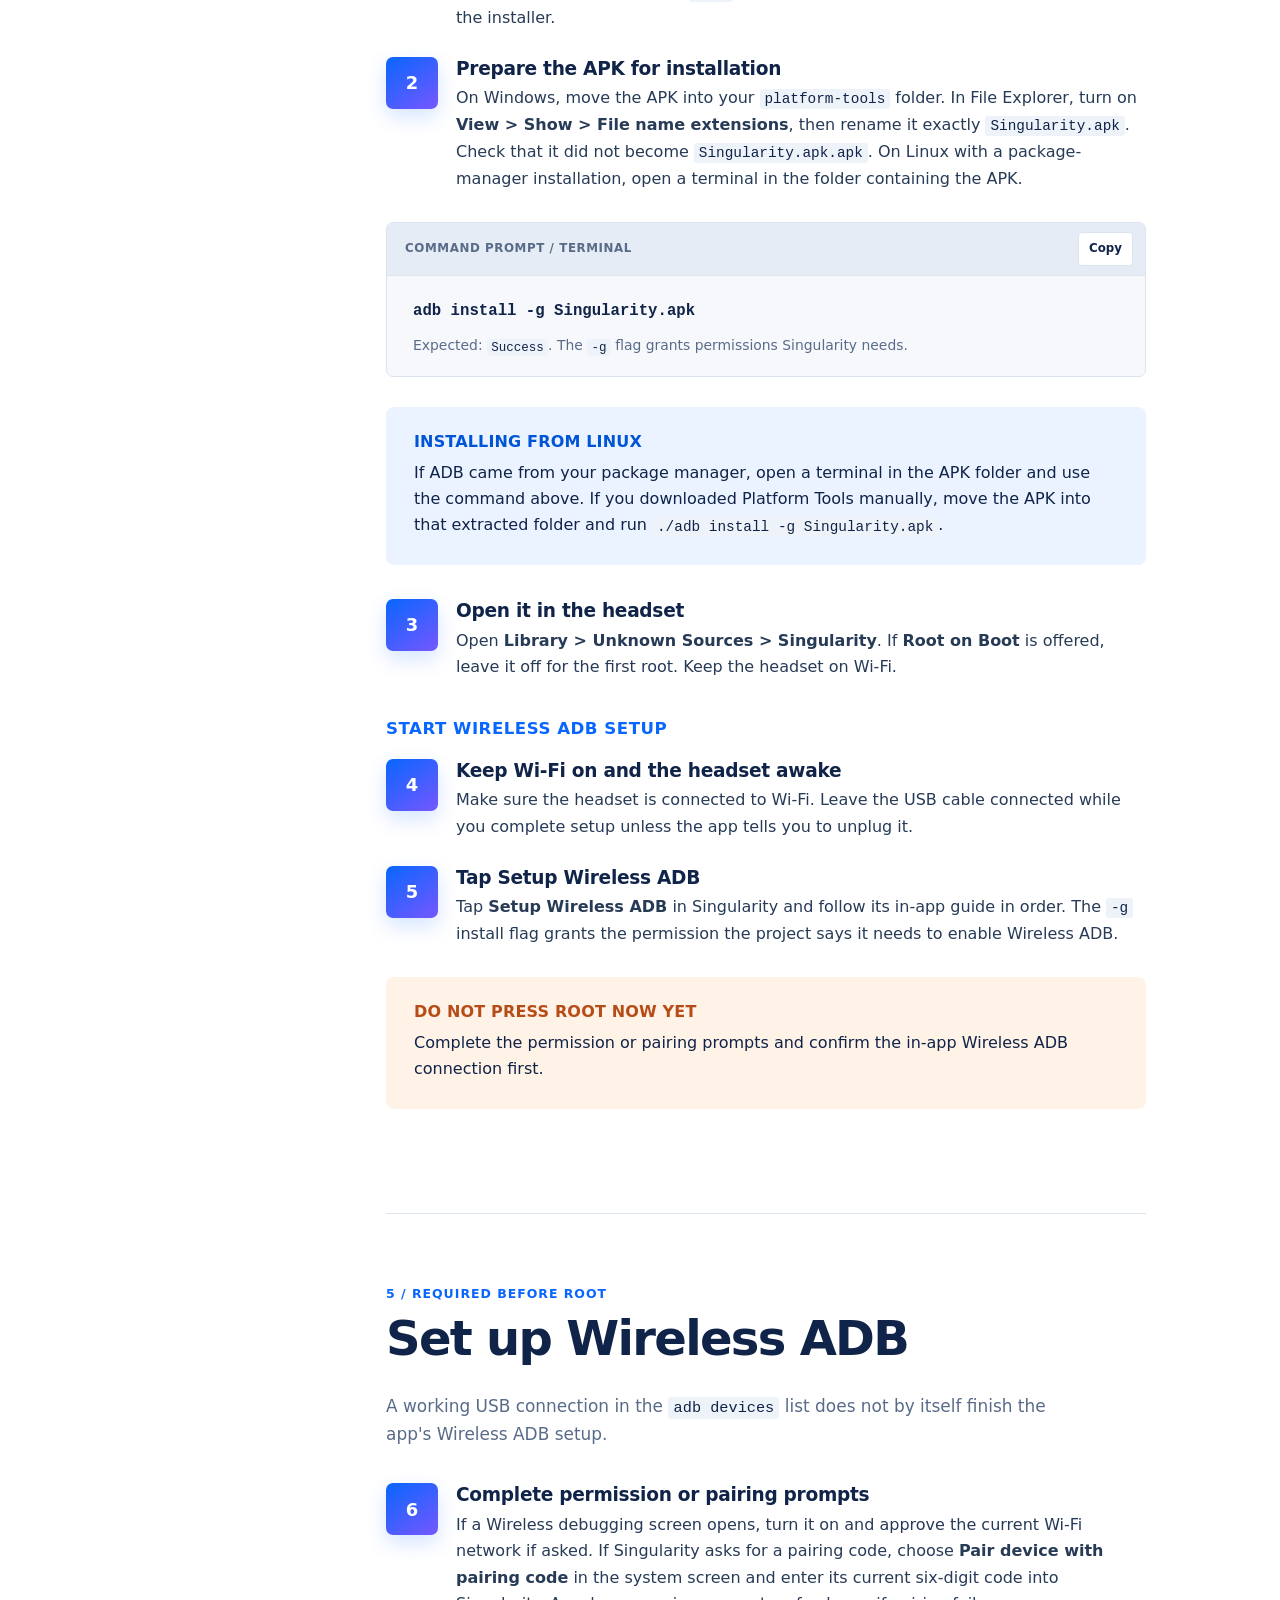
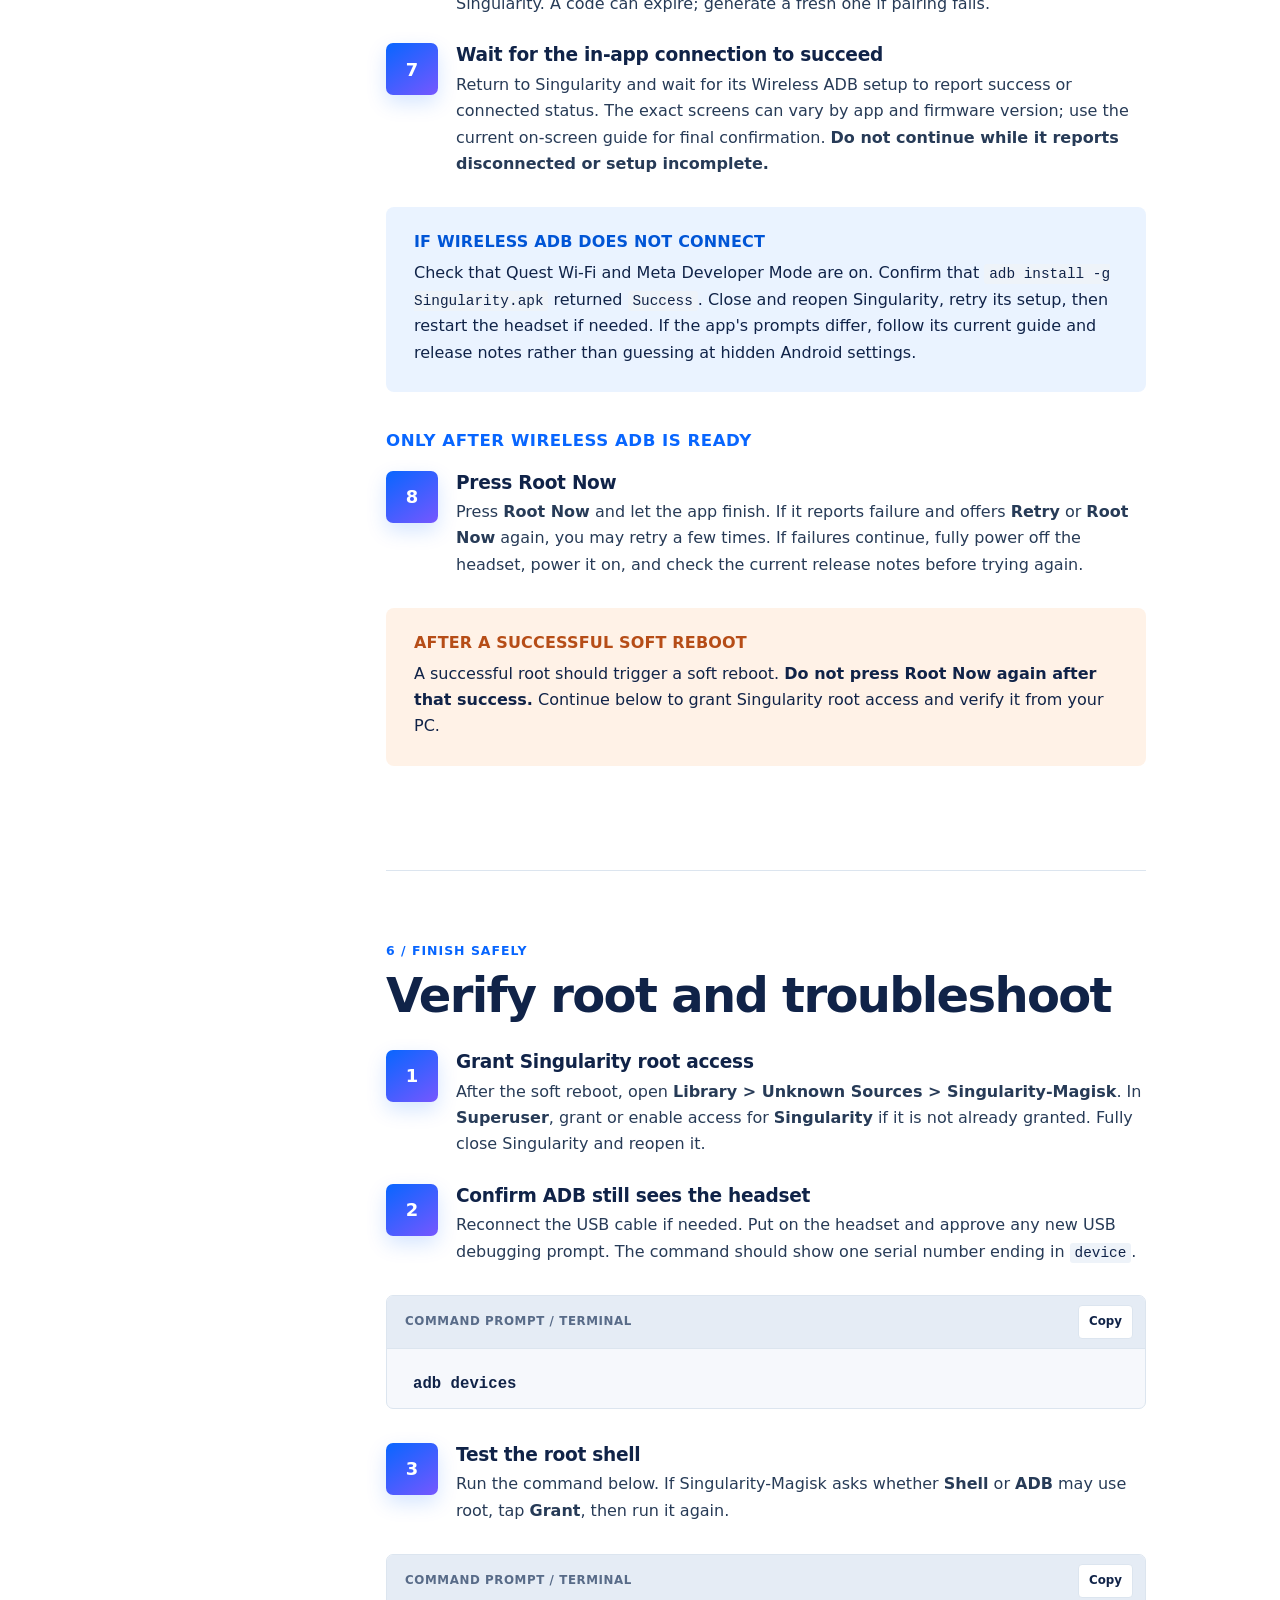
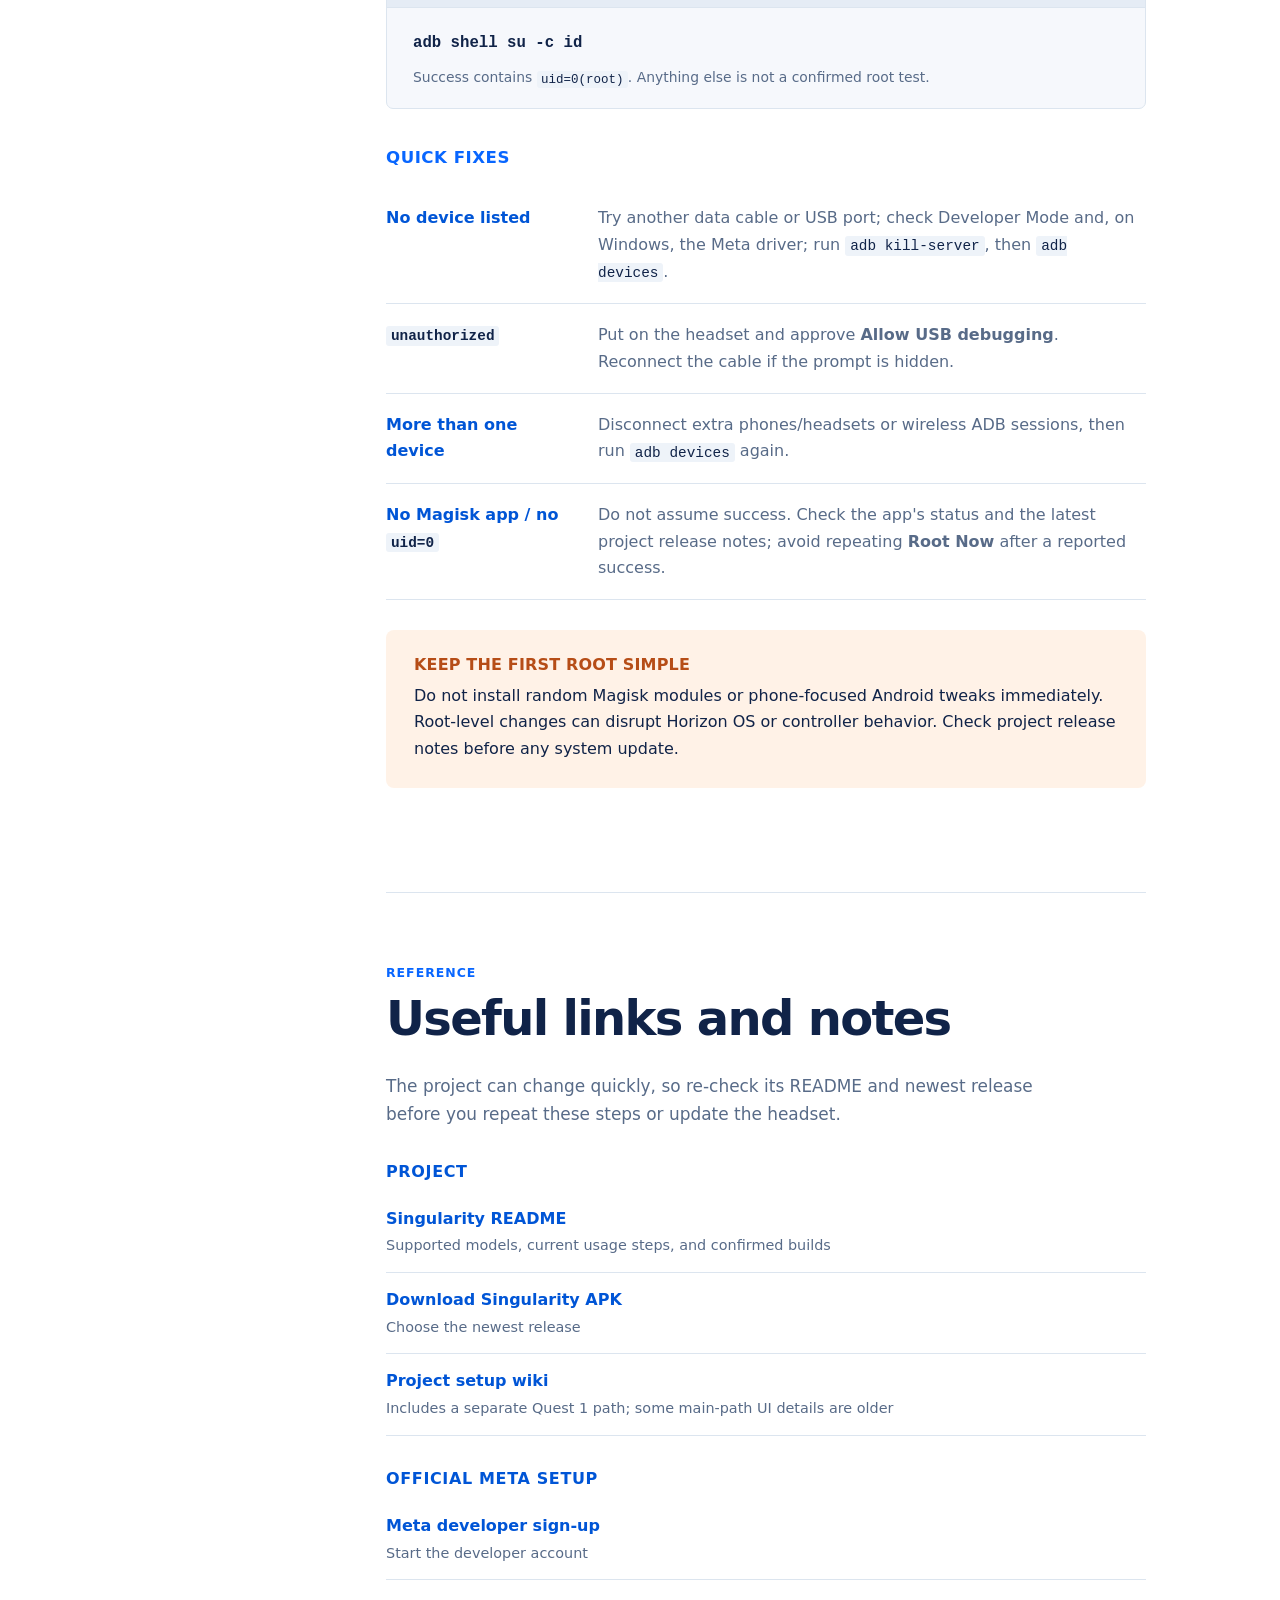
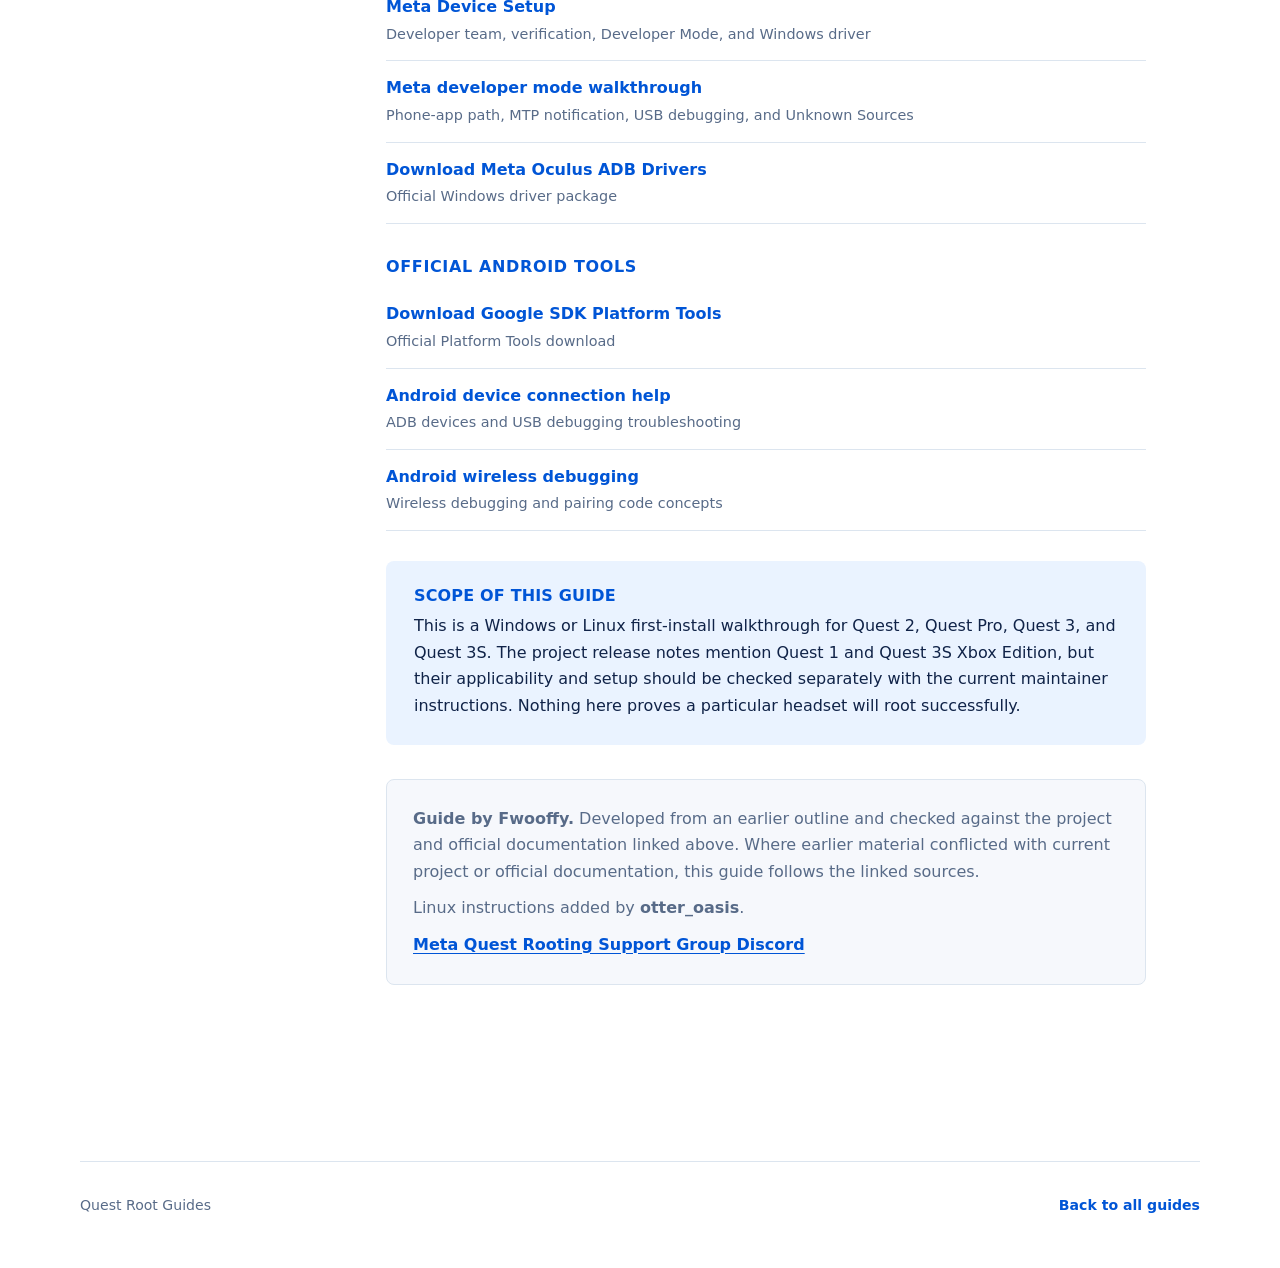
<file: guides/singularity/index.html>
<!doctype html>
<html lang="en">
<head>
  <meta charset="utf-8">
  <meta name="viewport" content="width=device-width, initial-scale=1">
  <meta name="robots" content="noindex">
  <meta http-equiv="refresh" content="0; url=../root-guide/">
  <link rel="canonical" href="https://guides.mxr.lol/guides/root-guide/">
  <title>Guide moved</title>
  <script>
    location.replace('../root-guide/' + location.search + location.hash);
  </script>
</head>
<body>
  <p>This guide has moved to <a href="../root-guide/">/guides/root-guide/</a>.</p>
</body>
</html>
</file>
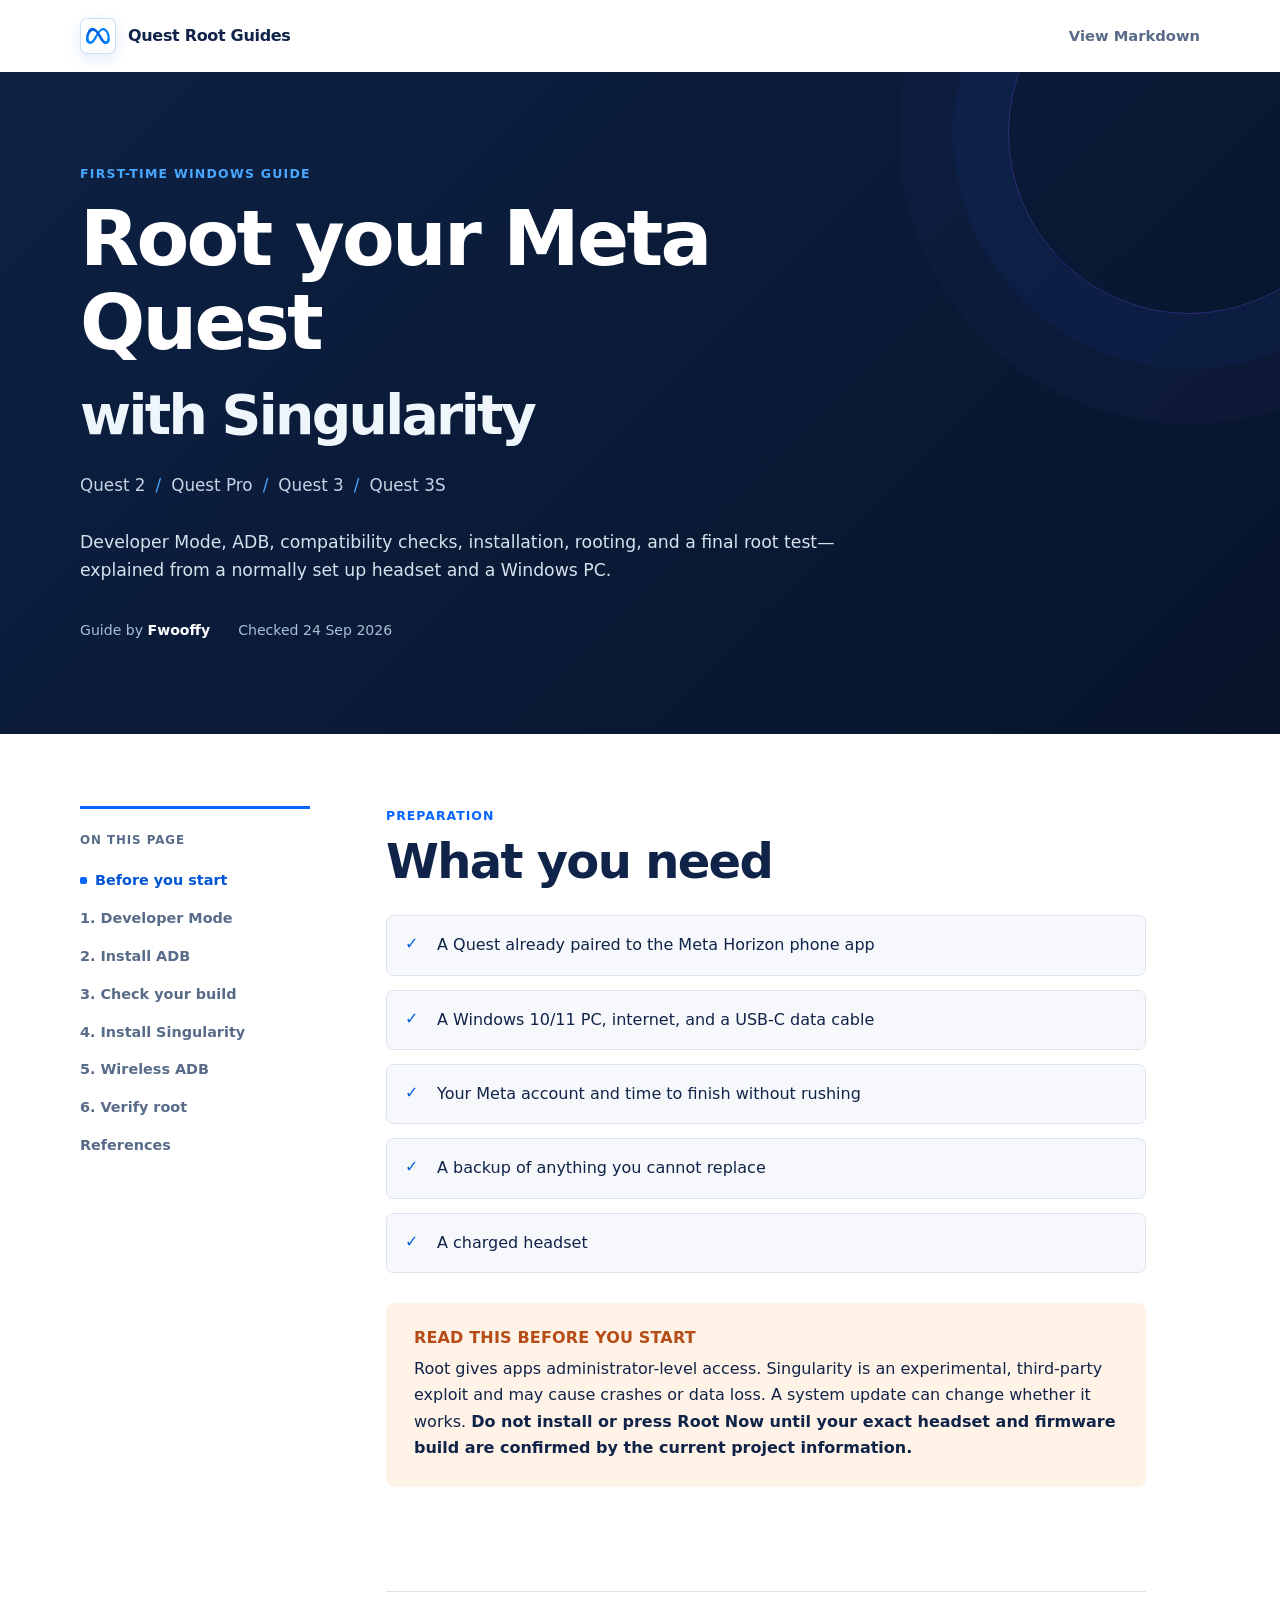
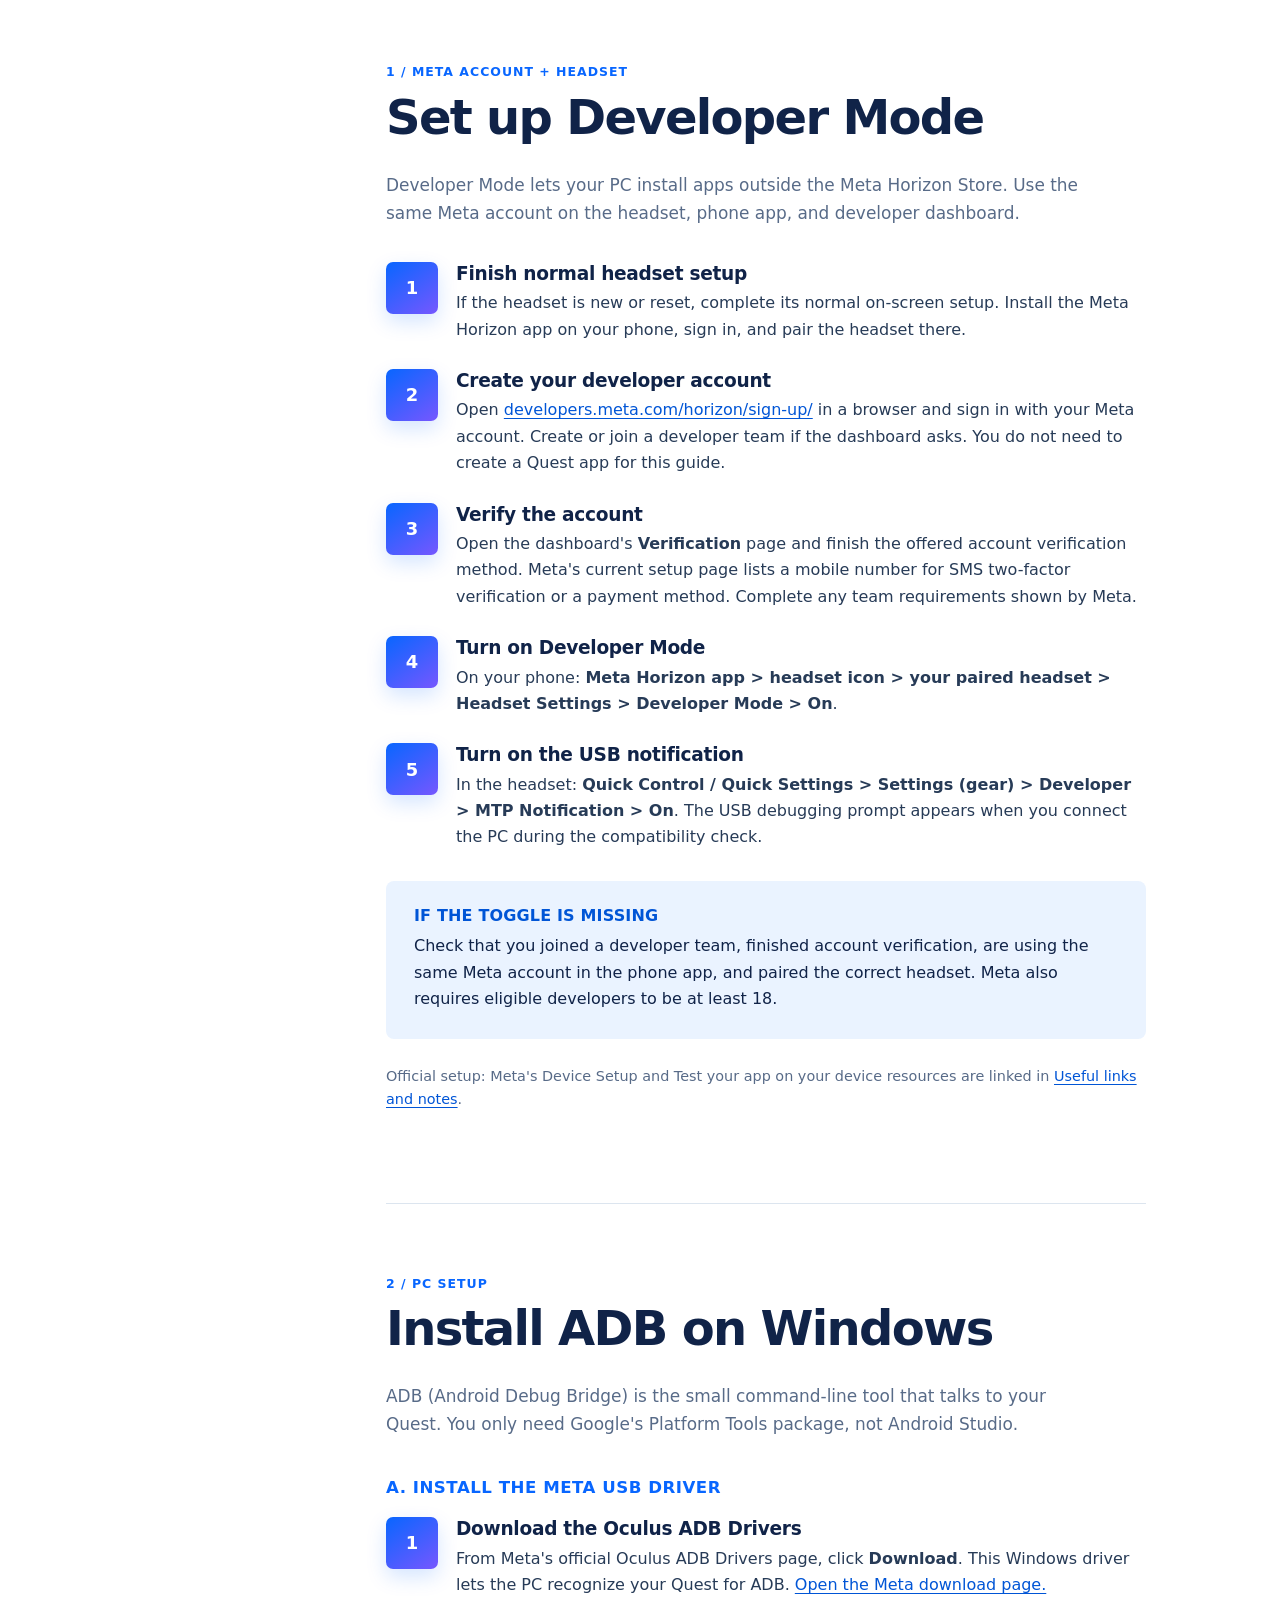
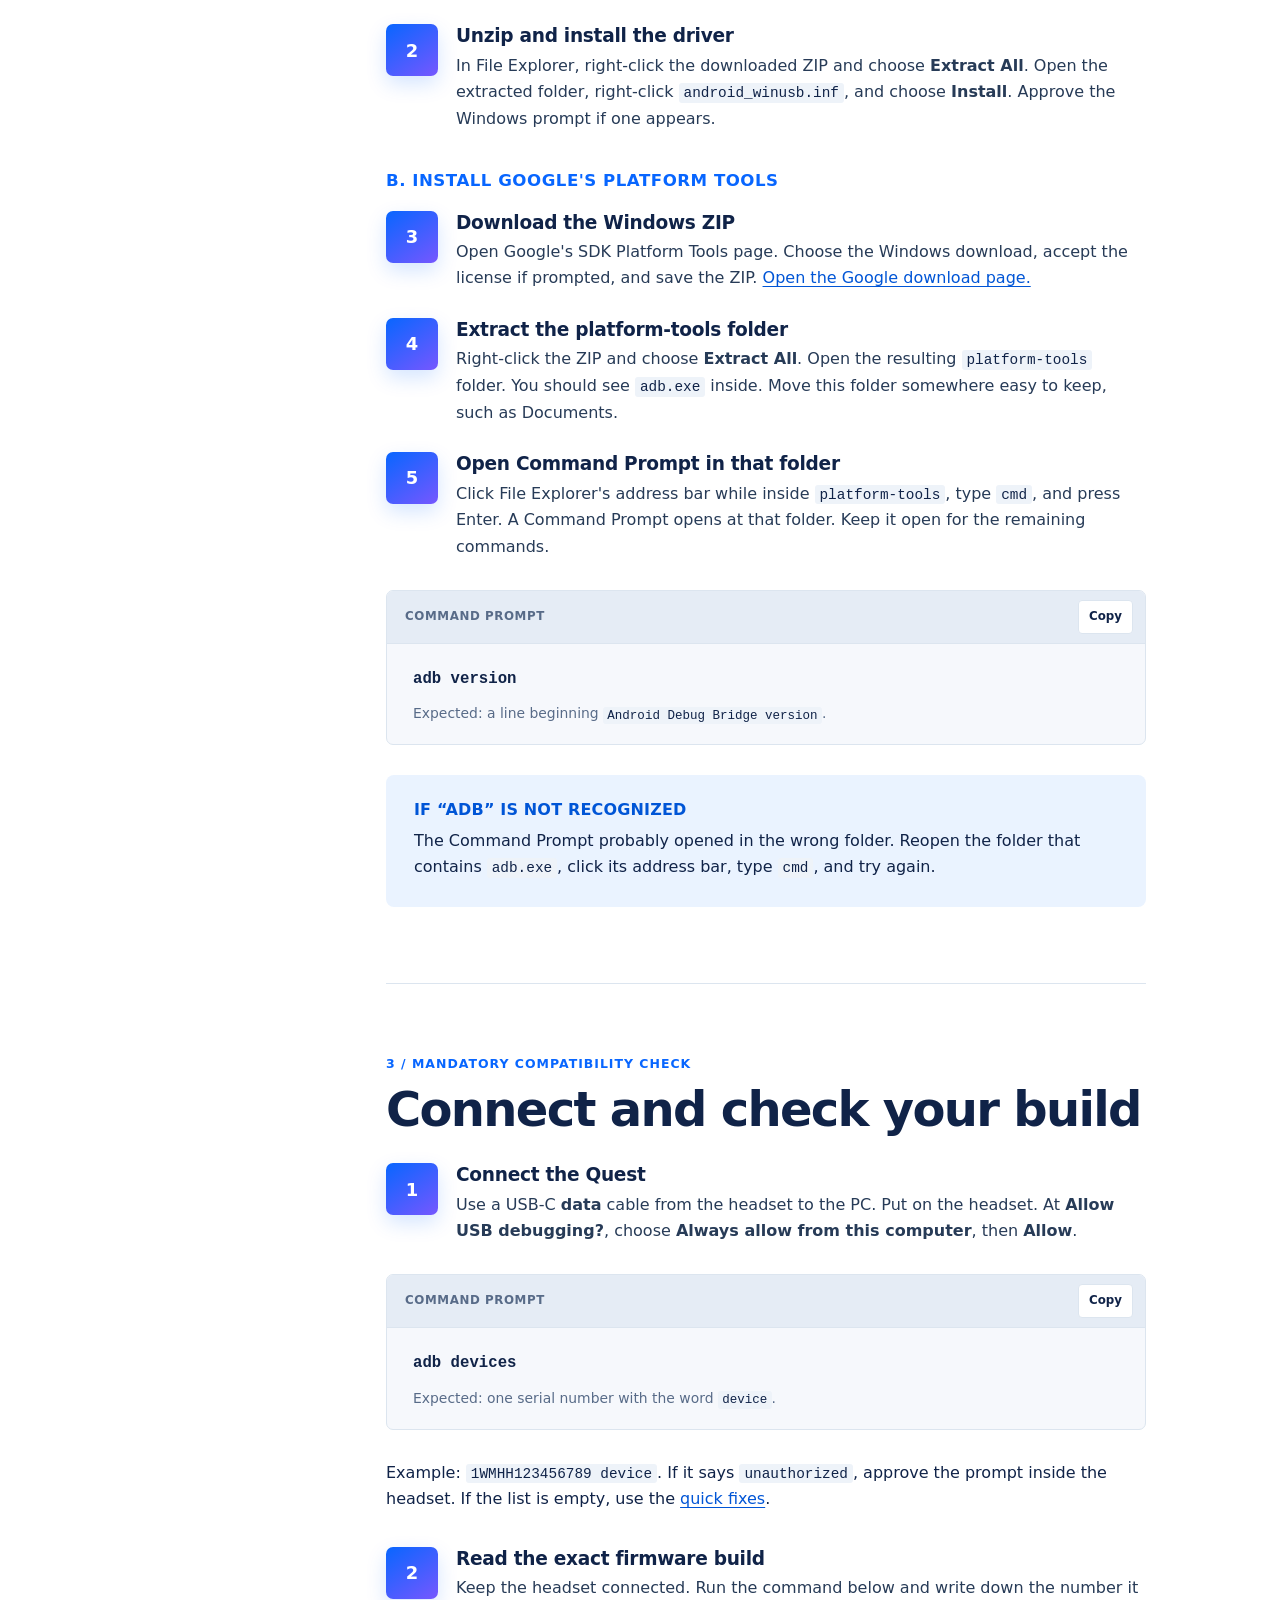
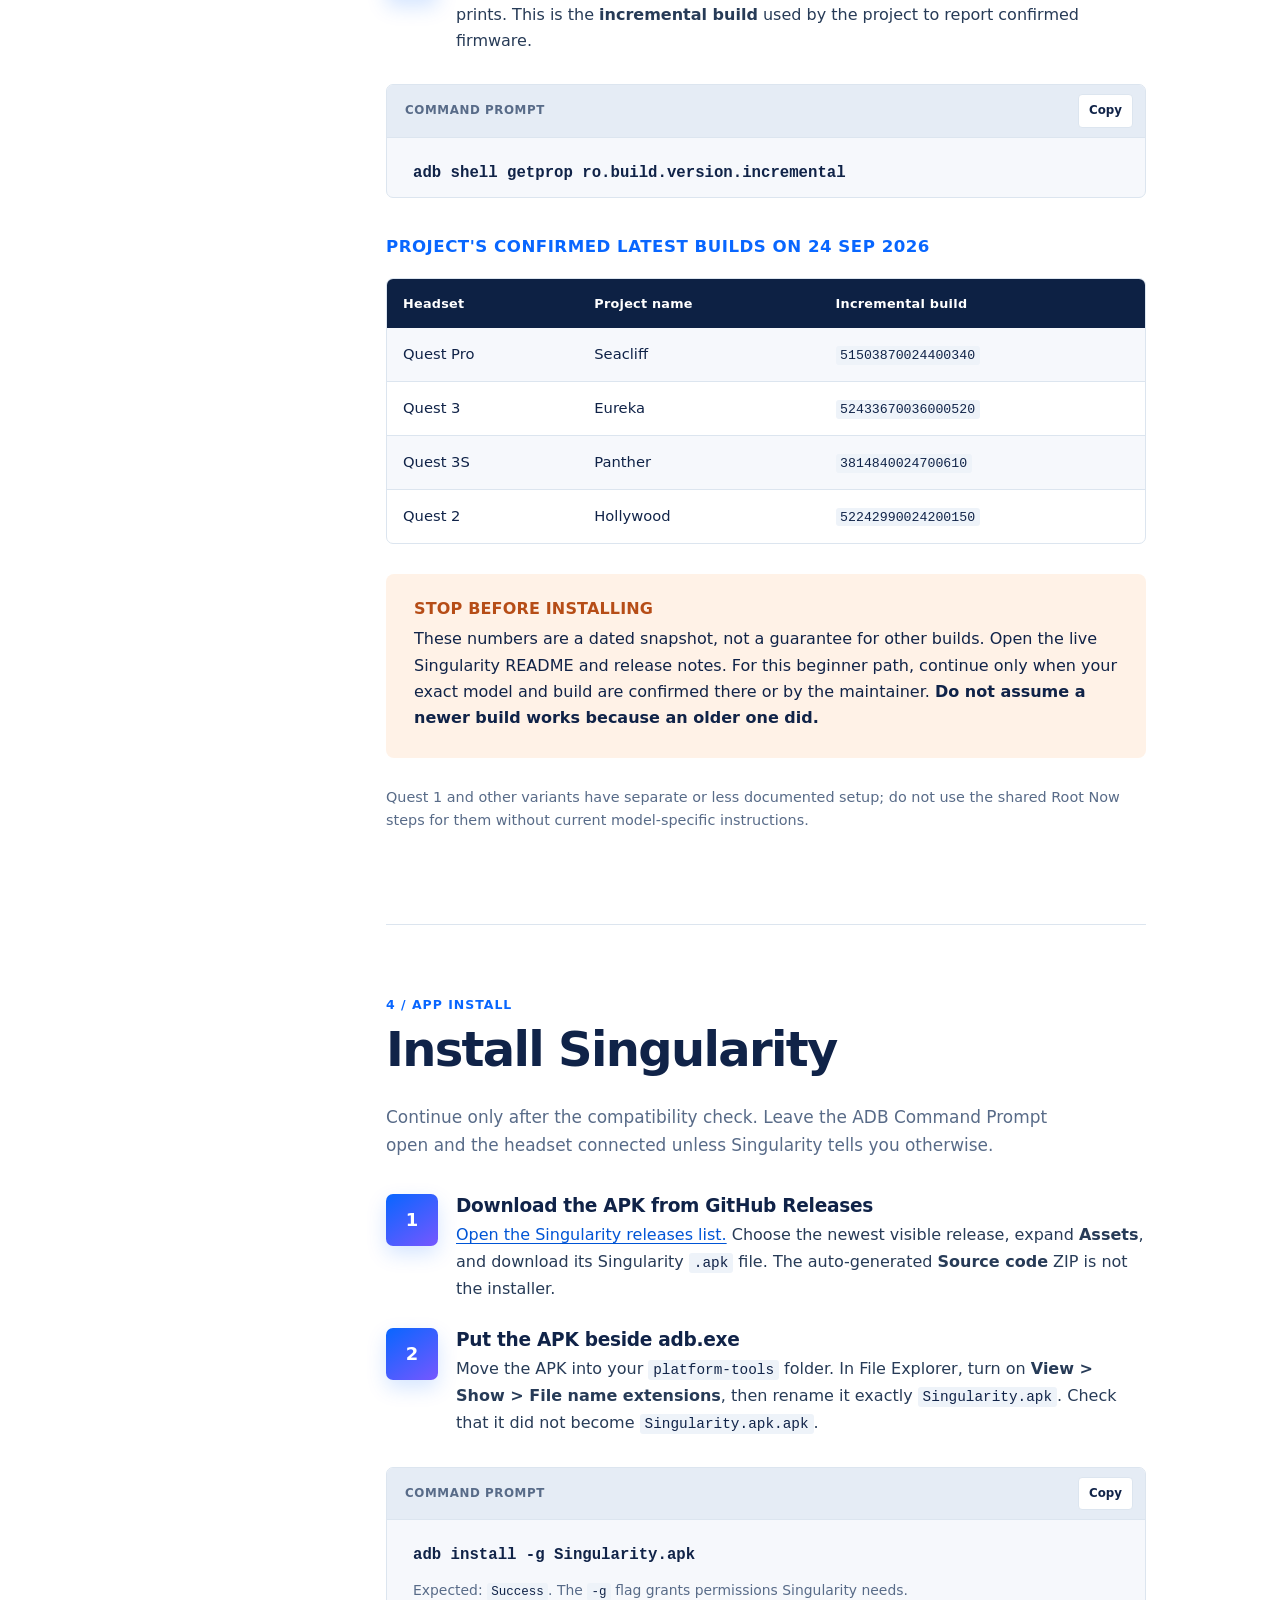
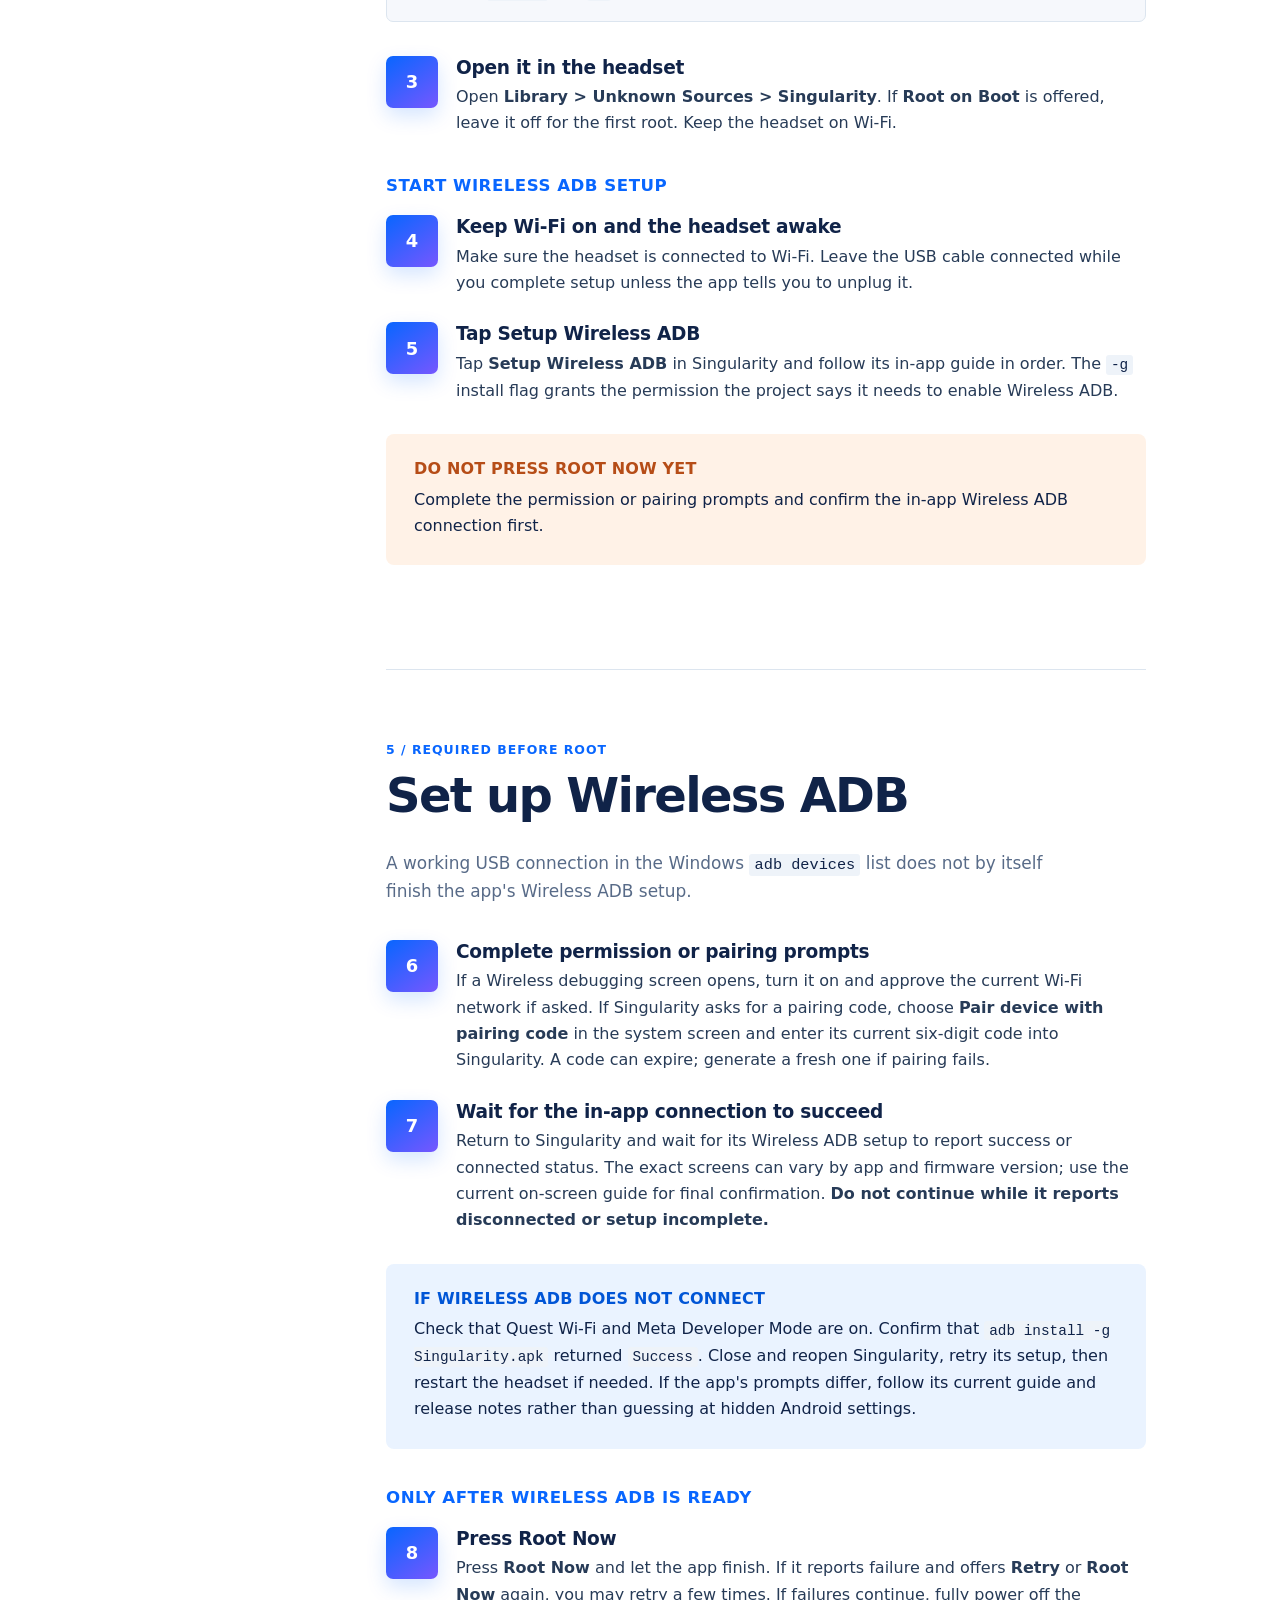
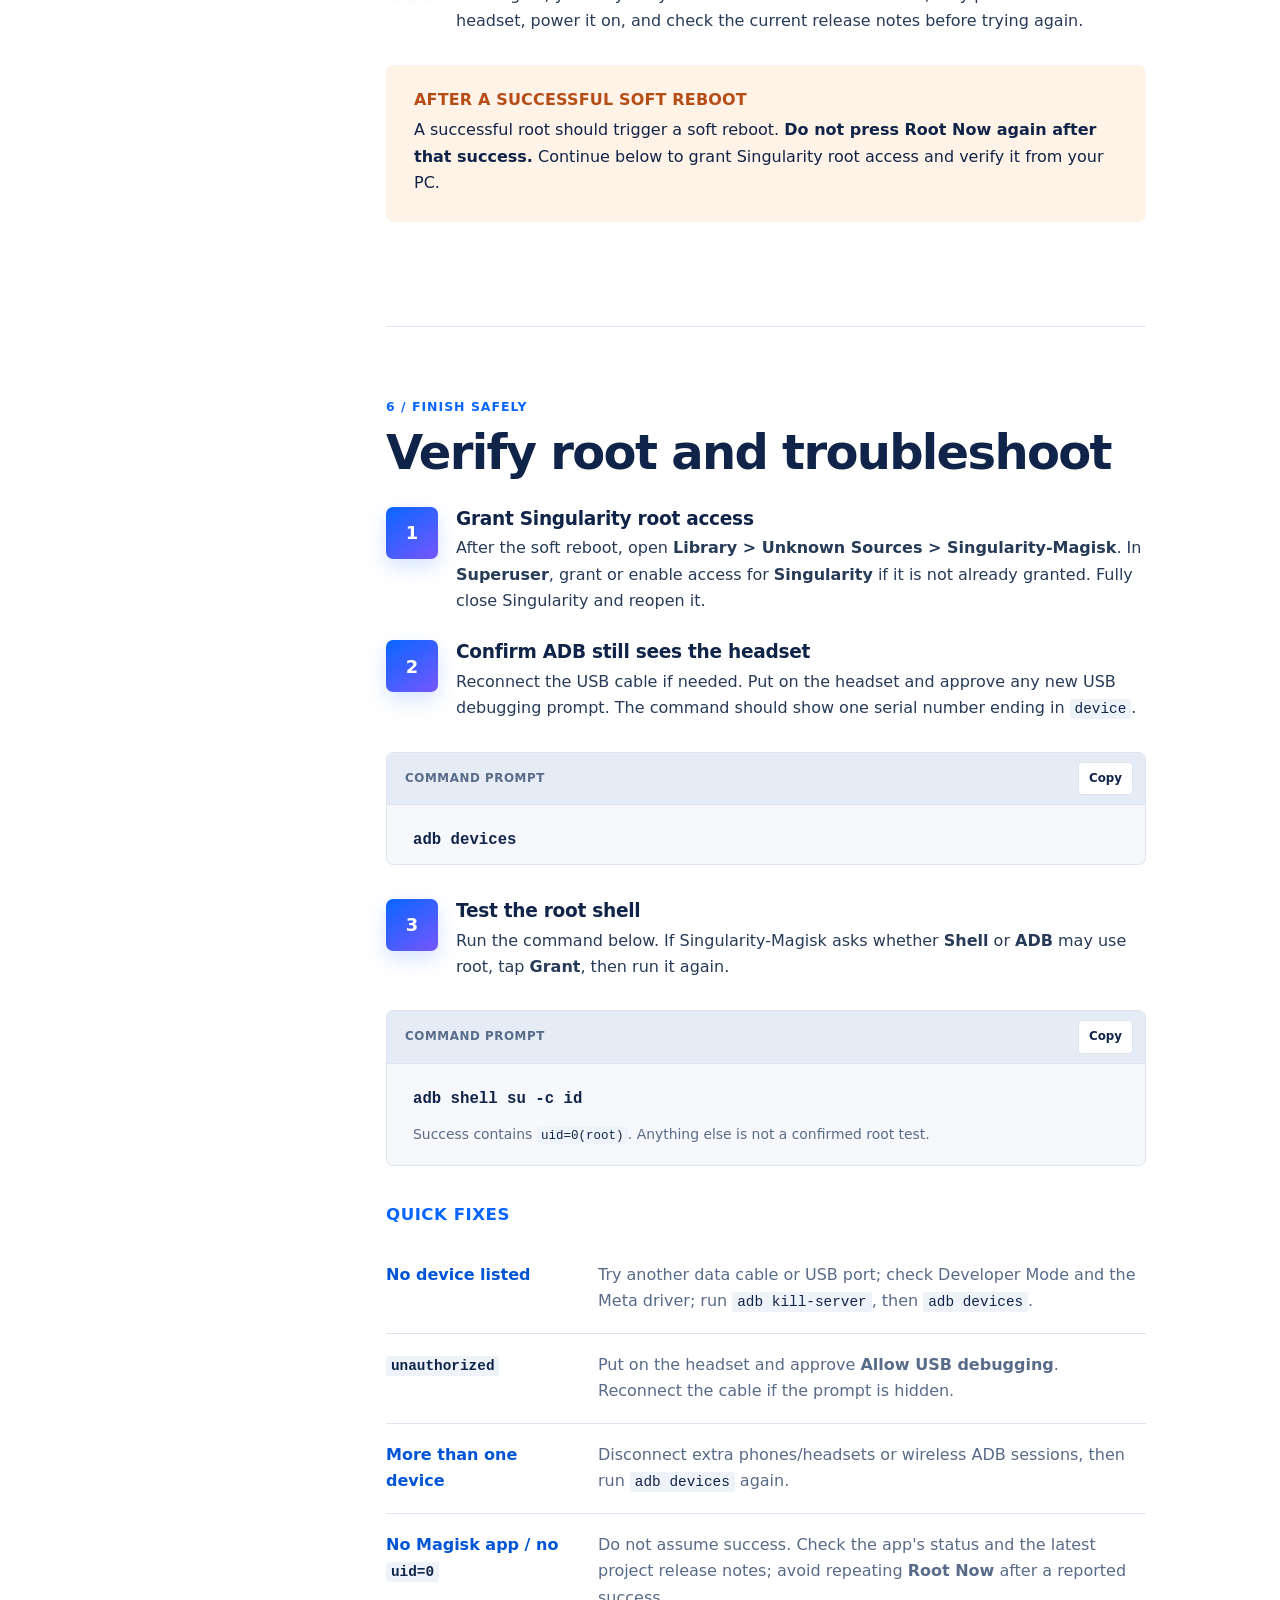
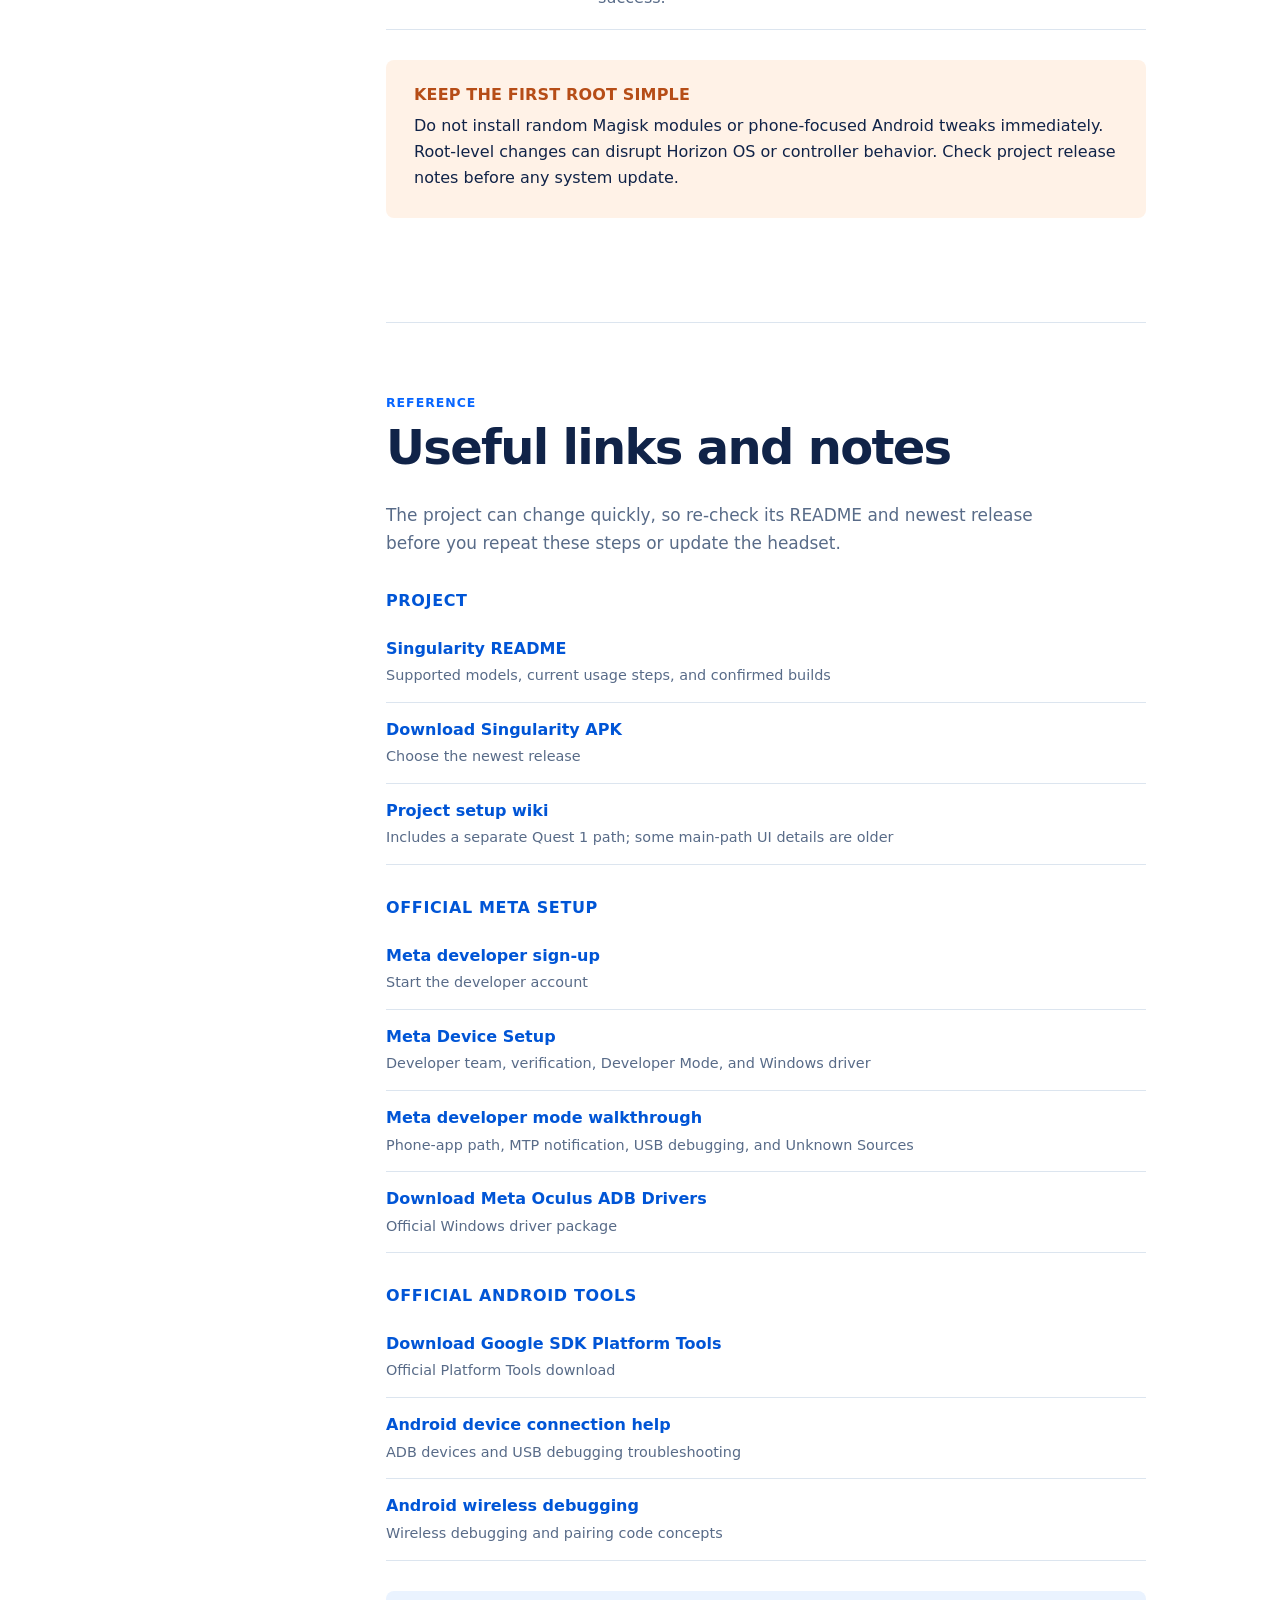
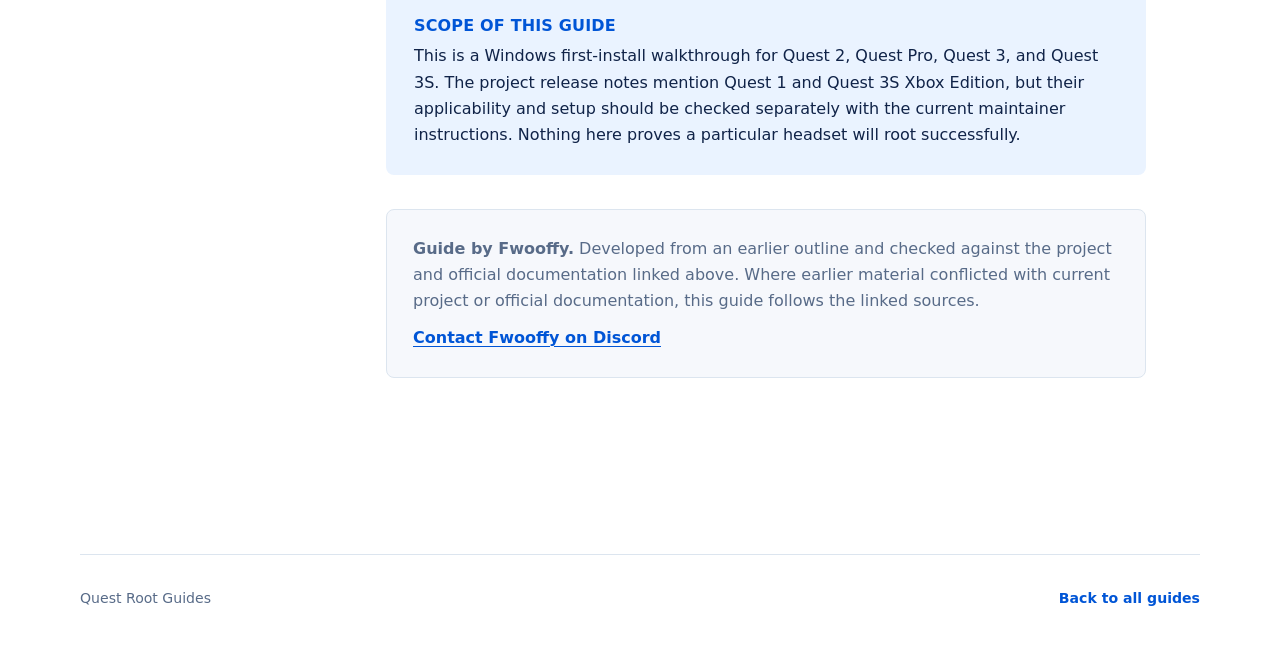
<file: guides/singularity.html>
<!doctype html>
<html lang="en">
<head>
  <meta charset="utf-8">
  <meta name="viewport" content="width=device-width, initial-scale=1">
  <meta name="description" content="A beginner-friendly Windows guide to rooting supported Meta Quest headsets with Singularity.">
  <meta name="theme-color" content="#112540">
  <title>Root Your Meta Quest with Singularity</title>
  <link rel="icon" type="image/svg+xml" href="../assets/meta-logo.svg">
  <link rel="stylesheet" href="../assets/styles.css">
</head>
<body class="guide-page">
  <div class="reading-progress" aria-hidden="true"><span></span></div>
  <a class="skip-link" href="#guide-content">Skip to guide</a>
  <header class="site-header">
    <a class="brand" href="../index.html"><span class="brand-mark" aria-hidden="true"><img src="../assets/meta-logo.svg" alt=""></span><span>Quest Root Guides</span></a>
    <a class="header-link" href="../root_guide_by_fwooffy.md">View Markdown</a>
  </header>

  <main id="guide-content">
    <header class="guide-hero">
      <p class="eyebrow">First-time Windows guide</p>
      <h1>Root your Meta Quest<br><span>with Singularity</span></h1>
      <p class="device-list">Quest 2 <i>/</i> Quest Pro <i>/</i> Quest 3 <i>/</i> Quest 3S</p>
      <p class="guide-intro">Developer Mode, ADB, compatibility checks, installation, rooting, and a final root test—explained from a normally set up headset and a Windows PC.</p>
      <div class="guide-meta"><span>Guide by <strong>Fwooffy</strong></span><span>Checked 24 Sep 2026</span></div>
    </header>

    <div class="guide-shell">
      <aside class="guide-nav" aria-label="Guide contents">
        <p class="nav-label">On this page</p>
        <nav>
          <a href="#before-you-start">Before you start</a>
          <a href="#developer-mode">1. Developer Mode</a>
          <a href="#install-adb">2. Install ADB</a>
          <a href="#check-build">3. Check your build</a>
          <a href="#install-singularity">4. Install Singularity</a>
          <a href="#wireless-adb">5. Wireless ADB</a>
          <a href="#verify-root">6. Verify root</a>
          <a href="#references">References</a>
        </nav>
      </aside>

      <article class="guide-article">
        <section id="before-you-start" class="guide-section">
          <p class="section-kicker">Preparation</p>
          <h2>What you need</h2>
          <ul class="check-list">
            <li>A Quest already paired to the Meta Horizon phone app</li>
            <li>A Windows 10/11 PC, internet, and a USB-C data cable</li>
            <li>Your Meta account and time to finish without rushing</li>
            <li>A backup of anything you cannot replace</li>
            <li>A charged headset</li>
          </ul>
          <aside class="callout caution">
            <h3>Read this before you start</h3>
            <p>Root gives apps administrator-level access. Singularity is an experimental, third-party exploit and may cause crashes or data loss. A system update can change whether it works. <strong>Do not install or press Root Now until your exact headset and firmware build are confirmed by the current project information.</strong></p>
          </aside>
        </section>

        <section id="developer-mode" class="guide-section">
          <p class="section-kicker">1 / Meta account + headset</p>
          <h2>Set up Developer Mode</h2>
          <p class="section-intro">Developer Mode lets your PC install apps outside the Meta Horizon Store. Use the same Meta account on the headset, phone app, and developer dashboard.</p>

          <div class="steps">
            <div class="step"><span class="step-number">1</span><div><h3>Finish normal headset setup</h3><p>If the headset is new or reset, complete its normal on-screen setup. Install the Meta Horizon app on your phone, sign in, and pair the headset there.</p></div></div>
            <div class="step"><span class="step-number">2</span><div><h3>Create your developer account</h3><p>Open <a href="https://developers.meta.com/horizon/sign-up/">developers.meta.com/horizon/sign-up/</a> in a browser and sign in with your Meta account. Create or join a developer team if the dashboard asks. You do not need to create a Quest app for this guide.</p></div></div>
            <div class="step"><span class="step-number">3</span><div><h3>Verify the account</h3><p>Open the dashboard's <strong>Verification</strong> page and finish the offered account verification method. Meta's current setup page lists a mobile number for SMS two-factor verification or a payment method. Complete any team requirements shown by Meta.</p></div></div>
            <div class="step"><span class="step-number">4</span><div><h3>Turn on Developer Mode</h3><p>On your phone: <strong>Meta Horizon app &gt; headset icon &gt; your paired headset &gt; Headset Settings &gt; Developer Mode &gt; On</strong>.</p></div></div>
            <div class="step"><span class="step-number">5</span><div><h3>Turn on the USB notification</h3><p>In the headset: <strong>Quick Control / Quick Settings &gt; Settings (gear) &gt; Developer &gt; MTP Notification &gt; On</strong>. The USB debugging prompt appears when you connect the PC during the compatibility check.</p></div></div>
          </div>

          <aside class="callout info"><h3>If the toggle is missing</h3><p>Check that you joined a developer team, finished account verification, are using the same Meta account in the phone app, and paired the correct headset. Meta also requires eligible developers to be at least 18.</p></aside>
          <p class="footnote">Official setup: Meta's Device Setup and Test your app on your device resources are linked in <a href="#references">Useful links and notes</a>.</p>
        </section>

        <section id="install-adb" class="guide-section">
          <p class="section-kicker">2 / PC setup</p>
          <h2>Install ADB on Windows</h2>
          <p class="section-intro">ADB (Android Debug Bridge) is the small command-line tool that talks to your Quest. You only need Google's Platform Tools package, not Android Studio.</p>

          <h3 class="subsection-title">A. Install the Meta USB driver</h3>
          <div class="steps">
            <div class="step"><span class="step-number">1</span><div><h3>Download the Oculus ADB Drivers</h3><p>From Meta's official Oculus ADB Drivers page, click <strong>Download</strong>. This Windows driver lets the PC recognize your Quest for ADB. <a href="https://developers.meta.com/horizon/downloads/package/oculus-adb-drivers/">Open the Meta download page.</a></p></div></div>
            <div class="step"><span class="step-number">2</span><div><h3>Unzip and install the driver</h3><p>In File Explorer, right-click the downloaded ZIP and choose <strong>Extract All</strong>. Open the extracted folder, right-click <code>android_winusb.inf</code>, and choose <strong>Install</strong>. Approve the Windows prompt if one appears.</p></div></div>
          </div>

          <h3 class="subsection-title">B. Install Google's Platform Tools</h3>
          <div class="steps">
            <div class="step"><span class="step-number">3</span><div><h3>Download the Windows ZIP</h3><p>Open Google's SDK Platform Tools page. Choose the Windows download, accept the license if prompted, and save the ZIP. <a href="https://developer.android.com/tools/releases/platform-tools">Open the Google download page.</a></p></div></div>
            <div class="step"><span class="step-number">4</span><div><h3>Extract the platform-tools folder</h3><p>Right-click the ZIP and choose <strong>Extract All</strong>. Open the resulting <code>platform-tools</code> folder. You should see <code>adb.exe</code> inside. Move this folder somewhere easy to keep, such as Documents.</p></div></div>
            <div class="step"><span class="step-number">5</span><div><h3>Open Command Prompt in that folder</h3><p>Click File Explorer's address bar while inside <code>platform-tools</code>, type <code>cmd</code>, and press Enter. A Command Prompt opens at that folder. Keep it open for the remaining commands.</p></div></div>
          </div>

          <div class="code-block"><div class="code-head"><span>Command Prompt</span><button type="button" data-copy="adb version">Copy</button></div><pre><code>adb version</code></pre><p>Expected: a line beginning <code>Android Debug Bridge version</code>.</p></div>
          <aside class="callout info"><h3>If “adb” is not recognized</h3><p>The Command Prompt probably opened in the wrong folder. Reopen the folder that contains <code>adb.exe</code>, click its address bar, type <code>cmd</code>, and try again.</p></aside>
        </section>

        <section id="check-build" class="guide-section">
          <p class="section-kicker">3 / Mandatory compatibility check</p>
          <h2>Connect and check your build</h2>

          <div class="steps">
            <div class="step"><span class="step-number">1</span><div><h3>Connect the Quest</h3><p>Use a USB-C <strong>data</strong> cable from the headset to the PC. Put on the headset. At <strong>Allow USB debugging?</strong>, choose <strong>Always allow from this computer</strong>, then <strong>Allow</strong>.</p></div></div>
          </div>

          <div class="code-block"><div class="code-head"><span>Command Prompt</span><button type="button" data-copy="adb devices">Copy</button></div><pre><code>adb devices</code></pre><p>Expected: one serial number with the word <code>device</code>.</p></div>
          <p>Example: <code>1WMHH123456789 device</code>. If it says <code>unauthorized</code>, approve the prompt inside the headset. If the list is empty, use the <a href="#quick-fixes">quick fixes</a>.</p>

          <div class="steps compact-top">
            <div class="step"><span class="step-number">2</span><div><h3>Read the exact firmware build</h3><p>Keep the headset connected. Run the command below and write down the number it prints. This is the <strong>incremental build</strong> used by the project to report confirmed firmware.</p></div></div>
          </div>

          <div class="code-block"><div class="code-head"><span>Command Prompt</span><button type="button" data-copy="adb shell getprop ro.build.version.incremental">Copy</button></div><pre><code>adb shell getprop ro.build.version.incremental</code></pre></div>

          <h3 class="subsection-title">Project's confirmed latest builds on 24 Sep 2026</h3>
          <div class="table-wrap"><table><thead><tr><th>Headset</th><th>Project name</th><th>Incremental build</th></tr></thead><tbody><tr><td>Quest Pro</td><td>Seacliff</td><td><code>51503870024400340</code></td></tr><tr><td>Quest 3</td><td>Eureka</td><td><code>52433670036000520</code></td></tr><tr><td>Quest 3S</td><td>Panther</td><td><code>3814840024700610</code></td></tr><tr><td>Quest 2</td><td>Hollywood</td><td><code>52242990024200150</code></td></tr></tbody></table></div>

          <aside class="callout caution"><h3>Stop before installing</h3><p>These numbers are a dated snapshot, not a guarantee for other builds. Open the live Singularity README and release notes. For this beginner path, continue only when your exact model and build are confirmed there or by the maintainer. <strong>Do not assume a newer build works because an older one did.</strong></p></aside>
          <p class="footnote">Quest 1 and other variants have separate or less documented setup; do not use the shared Root Now steps for them without current model-specific instructions.</p>
        </section>

        <section id="install-singularity" class="guide-section">
          <p class="section-kicker">4 / App install</p>
          <h2>Install Singularity</h2>
          <p class="section-intro">Continue only after the compatibility check. Leave the ADB Command Prompt open and the headset connected unless Singularity tells you otherwise.</p>

          <div class="steps">
            <div class="step"><span class="step-number">1</span><div><h3>Download the APK from GitHub Releases</h3><p><a href="https://github.com/Lumince/singularity/releases">Open the Singularity releases list.</a> Choose the newest visible release, expand <strong>Assets</strong>, and download its Singularity <code>.apk</code> file. The auto-generated <strong>Source code</strong> ZIP is not the installer.</p></div></div>
            <div class="step"><span class="step-number">2</span><div><h3>Put the APK beside adb.exe</h3><p>Move the APK into your <code>platform-tools</code> folder. In File Explorer, turn on <strong>View &gt; Show &gt; File name extensions</strong>, then rename it exactly <code>Singularity.apk</code>. Check that it did not become <code>Singularity.apk.apk</code>.</p></div></div>
          </div>

          <div class="code-block"><div class="code-head"><span>Command Prompt</span><button type="button" data-copy="adb install -g Singularity.apk">Copy</button></div><pre><code>adb install -g Singularity.apk</code></pre><p>Expected: <code>Success</code>. The <code>-g</code> flag grants permissions Singularity needs.</p></div>

          <div class="steps compact-top">
            <div class="step"><span class="step-number">3</span><div><h3>Open it in the headset</h3><p>Open <strong>Library &gt; Unknown Sources &gt; Singularity</strong>. If <strong>Root on Boot</strong> is offered, leave it off for the first root. Keep the headset on Wi-Fi.</p></div></div>
          </div>

          <h3 class="subsection-title">Start Wireless ADB setup</h3>
          <div class="steps">
            <div class="step"><span class="step-number">4</span><div><h3>Keep Wi-Fi on and the headset awake</h3><p>Make sure the headset is connected to Wi-Fi. Leave the USB cable connected while you complete setup unless the app tells you to unplug it.</p></div></div>
            <div class="step"><span class="step-number">5</span><div><h3>Tap Setup Wireless ADB</h3><p>Tap <strong>Setup Wireless ADB</strong> in Singularity and follow its in-app guide in order. The <code>-g</code> install flag grants the permission the project says it needs to enable Wireless ADB.</p></div></div>
          </div>
          <aside class="callout caution"><h3>Do not press Root Now yet</h3><p>Complete the permission or pairing prompts and confirm the in-app Wireless ADB connection first.</p></aside>
        </section>

        <section id="wireless-adb" class="guide-section">
          <p class="section-kicker">5 / Required before root</p>
          <h2>Set up Wireless ADB</h2>
          <p class="section-intro">A working USB connection in the Windows <code>adb devices</code> list does not by itself finish the app's Wireless ADB setup.</p>

          <div class="steps">
            <div class="step"><span class="step-number">6</span><div><h3>Complete permission or pairing prompts</h3><p>If a Wireless debugging screen opens, turn it on and approve the current Wi-Fi network if asked. If Singularity asks for a pairing code, choose <strong>Pair device with pairing code</strong> in the system screen and enter its current six-digit code into Singularity. A code can expire; generate a fresh one if pairing fails.</p></div></div>
            <div class="step"><span class="step-number">7</span><div><h3>Wait for the in-app connection to succeed</h3><p>Return to Singularity and wait for its Wireless ADB setup to report success or connected status. The exact screens can vary by app and firmware version; use the current on-screen guide for final confirmation. <strong>Do not continue while it reports disconnected or setup incomplete.</strong></p></div></div>
          </div>

          <aside class="callout info"><h3>If Wireless ADB does not connect</h3><p>Check that Quest Wi-Fi and Meta Developer Mode are on. Confirm that <code>adb install -g Singularity.apk</code> returned <code>Success</code>. Close and reopen Singularity, retry its setup, then restart the headset if needed. If the app's prompts differ, follow its current guide and release notes rather than guessing at hidden Android settings.</p></aside>

          <h3 class="subsection-title">Only after Wireless ADB is ready</h3>
          <div class="steps">
            <div class="step"><span class="step-number">8</span><div><h3>Press Root Now</h3><p>Press <strong>Root Now</strong> and let the app finish. If it reports failure and offers <strong>Retry</strong> or <strong>Root Now</strong> again, you may retry a few times. If failures continue, fully power off the headset, power it on, and check the current release notes before trying again.</p></div></div>
          </div>
          <aside class="callout caution"><h3>After a successful soft reboot</h3><p>A successful root should trigger a soft reboot. <strong>Do not press Root Now again after that success.</strong> Continue below to grant Singularity root access and verify it from your PC.</p></aside>
        </section>

        <section id="verify-root" class="guide-section">
          <p class="section-kicker">6 / Finish safely</p>
          <h2>Verify root and troubleshoot</h2>

          <div class="steps">
            <div class="step"><span class="step-number">1</span><div><h3>Grant Singularity root access</h3><p>After the soft reboot, open <strong>Library &gt; Unknown Sources &gt; Singularity-Magisk</strong>. In <strong>Superuser</strong>, grant or enable access for <strong>Singularity</strong> if it is not already granted. Fully close Singularity and reopen it.</p></div></div>
            <div class="step"><span class="step-number">2</span><div><h3>Confirm ADB still sees the headset</h3><p>Reconnect the USB cable if needed. Put on the headset and approve any new USB debugging prompt. The command should show one serial number ending in <code>device</code>.</p></div></div>
          </div>

          <div class="code-block"><div class="code-head"><span>Command Prompt</span><button type="button" data-copy="adb devices">Copy</button></div><pre><code>adb devices</code></pre></div>

          <div class="steps compact-top">
            <div class="step"><span class="step-number">3</span><div><h3>Test the root shell</h3><p>Run the command below. If Singularity-Magisk asks whether <strong>Shell</strong> or <strong>ADB</strong> may use root, tap <strong>Grant</strong>, then run it again.</p></div></div>
          </div>

          <div class="code-block"><div class="code-head"><span>Command Prompt</span><button type="button" data-copy="adb shell su -c id">Copy</button></div><pre><code>adb shell su -c id</code></pre><p>Success contains <code>uid=0(root)</code>. Anything else is not a confirmed root test.</p></div>

          <h3 id="quick-fixes" class="subsection-title">Quick fixes</h3>
          <dl class="quick-fixes">
            <div><dt>No device listed</dt><dd>Try another data cable or USB port; check Developer Mode and the Meta driver; run <code>adb kill-server</code>, then <code>adb devices</code>.</dd></div>
            <div><dt><code>unauthorized</code></dt><dd>Put on the headset and approve <strong>Allow USB debugging</strong>. Reconnect the cable if the prompt is hidden.</dd></div>
            <div><dt>More than one device</dt><dd>Disconnect extra phones/headsets or wireless ADB sessions, then run <code>adb devices</code> again.</dd></div>
            <div><dt>No Magisk app / no <code>uid=0</code></dt><dd>Do not assume success. Check the app's status and the latest project release notes; avoid repeating <strong>Root Now</strong> after a reported success.</dd></div>
          </dl>

          <aside class="callout caution"><h3>Keep the first root simple</h3><p>Do not install random Magisk modules or phone-focused Android tweaks immediately. Root-level changes can disrupt Horizon OS or controller behavior. Check project release notes before any system update.</p></aside>
        </section>

        <section id="references" class="guide-section references">
          <p class="section-kicker">Reference</p>
          <h2>Useful links and notes</h2>
          <p class="section-intro">The project can change quickly, so re-check its README and newest release before you repeat these steps or update the headset.</p>

          <div class="reference-group"><h3>Project</h3><a href="https://github.com/Lumince/singularity"><strong>Singularity README</strong><span>Supported models, current usage steps, and confirmed builds</span></a><a href="https://github.com/Lumince/singularity/releases"><strong>Download Singularity APK</strong><span>Choose the newest release</span></a><a href="https://github.com/Lumince/singularity/wiki/Install-%26-Setup-Guide"><strong>Project setup wiki</strong><span>Includes a separate Quest 1 path; some main-path UI details are older</span></a></div>
          <div class="reference-group"><h3>Official Meta setup</h3><a href="https://developers.meta.com/horizon/sign-up/"><strong>Meta developer sign-up</strong><span>Start the developer account</span></a><a href="https://developers.meta.com/horizon/documentation/native/android/mobile-device-setup/"><strong>Meta Device Setup</strong><span>Developer team, verification, Developer Mode, and Windows driver</span></a><a href="https://developers.meta.com/horizon/documentation/android-apps/enable-developer-mode/"><strong>Meta developer mode walkthrough</strong><span>Phone-app path, MTP notification, USB debugging, and Unknown Sources</span></a><a href="https://developers.meta.com/horizon/downloads/package/oculus-adb-drivers/"><strong>Download Meta Oculus ADB Drivers</strong><span>Official Windows driver package</span></a></div>
          <div class="reference-group"><h3>Official Android tools</h3><a href="https://developer.android.com/tools/releases/platform-tools"><strong>Download Google SDK Platform Tools</strong><span>Official Platform Tools download</span></a><a href="https://developer.android.com/studio/run/device"><strong>Android device connection help</strong><span>ADB devices and USB debugging troubleshooting</span></a><a href="https://developer.android.com/tools/adb"><strong>Android wireless debugging</strong><span>Wireless debugging and pairing code concepts</span></a></div>

          <aside class="callout info"><h3>Scope of this guide</h3><p>This is a Windows first-install walkthrough for Quest 2, Quest Pro, Quest 3, and Quest 3S. The project release notes mention Quest 1 and Quest 3S Xbox Edition, but their applicability and setup should be checked separately with the current maintainer instructions. Nothing here proves a particular headset will root successfully.</p></aside>

          <div class="credits"><p><strong>Guide by Fwooffy.</strong> Developed from an earlier outline and checked against the project and official documentation linked above. Where earlier material conflicted with current project or official documentation, this guide follows the linked sources.</p><a href="https://discord.com/invite/hantnor">Contact Fwooffy on Discord</a></div>
        </section>
      </article>
    </div>
  </main>
  <footer class="site-footer"><span>Quest Root Guides</span><a href="../index.html">Back to all guides</a></footer>
  <script src="../assets/site.js"></script>
</body>
</html>
</file>
<file: assets/styles.css>
:root {
  color-scheme: light dark;
  --navy-950: #07142a;
  --navy-900: #0d2144;
  --navy-800: #123261;
  --navy-700: #214a82;
  --ink: #102348;
  --muted: #586b88;
  --teal: #0082fb;
  --teal-dark: #0064e1;
  --blue: #0866ff;
  --blue-dark: #0055d6;
  --violet: #7657ff;
  --cyan: #00a8ff;
  --blue-soft: #eaf3ff;
  --warm: #fff2e7;
  --warm-ink: #b64d17;
  --paper: #ffffff;
  --canvas: #f3f7fb;
  --surface-soft: #f6f8fc;
  --surface-raised: #eef3f9;
  --code-head: #e5ecf5;
  --line: #dce5ef;
  --shadow: 0 22px 60px rgba(17, 37, 64, 0.12);
  --radius-lg: 12px;
  --radius-md: 8px;
  --content: 1120px;
}

* { box-sizing: border-box; }

html { scroll-behavior: smooth; }

body {
  margin: 0;
  overflow-x: clip;
  color: var(--ink);
  background: var(--canvas);
  font-family: Inter, ui-sans-serif, system-ui, -apple-system, BlinkMacSystemFont, "Segoe UI", sans-serif;
  font-size: 1rem;
  line-height: 1.65;
  -webkit-font-smoothing: antialiased;
}

::selection { color: var(--navy-950); background: rgba(29,181,181,.32); }

a { color: var(--blue-dark); text-decoration-thickness: 1px; text-underline-offset: 3px; }
a:hover { color: var(--teal-dark); }

.skip-link {
  position: fixed;
  z-index: 100;
  top: 12px;
  left: 12px;
  transform: translateY(-160%);
  padding: 10px 14px;
  border-radius: 4px;
  color: white;
  background: var(--blue);
}
.skip-link:focus { transform: translateY(0); }

.site-header {
  min-height: 72px;
  display: flex;
  align-items: center;
  justify-content: space-between;
  gap: 24px;
  width: min(calc(100% - 40px), var(--content));
  margin: 0 auto;
}

.brand {
  display: inline-flex;
  align-items: center;
  gap: 12px;
  color: var(--ink);
  font-weight: 800;
  text-decoration: none;
  letter-spacing: -0.02em;
}

.brand-mark {
  display: grid;
  place-items: center;
  width: 36px;
  height: 36px;
  border: 1px solid rgba(0, 100, 225, .2);
  border-radius: 7px;
  background: var(--paper);
  box-shadow: 0 5px 15px rgba(0, 100, 225, .12);
}
.brand-mark img { display: block; width: 24px; height: 18px; }

.header-link { color: var(--muted); font-size: .92rem; font-weight: 700; text-decoration: none; }

.hero {
  position: relative;
  overflow: hidden;
  display: grid;
  grid-template-columns: minmax(0, 1fr) 280px;
  align-items: center;
  gap: 42px;
  width: min(calc(100% - 40px), var(--content));
  min-height: 430px;
  margin: 18px auto 0;
  padding: clamp(42px, 7vw, 78px);
  border-radius: 16px;
  color: white;
  background:
    radial-gradient(circle at 88% 8%, rgba(118,87,255,.32), transparent 31%),
    radial-gradient(circle at 65% 115%, rgba(0,168,255,.2), transparent 38%),
    linear-gradient(135deg, var(--navy-900), var(--navy-950));
  box-shadow: var(--shadow);
}

.hero-copy { position: relative; z-index: 1; max-width: 720px; }
.eyebrow { margin: 0 0 12px; color: #48a7ff; font-size: .78rem; font-weight: 850; letter-spacing: .1em; text-transform: uppercase; }
h1, h2, h3 { margin-top: 0; letter-spacing: -.035em; line-height: 1.1; }
h1 { max-width: 720px; margin-bottom: 22px; font-size: clamp(2.6rem, 6.8vw, 5rem); }
.hero-lede { max-width: 680px; margin: 0; color: #d7e2ee; font-size: clamp(1.05rem, 2vw, 1.28rem); line-height: 1.65; }

.hero-orbit { position: relative; width: 240px; aspect-ratio: 1; justify-self: end; }
.orbit-ring { position: absolute; inset: 10px; border: 1px solid rgba(255,255,255,.22); border-radius: 50%; }
.orbit-ring::before, .orbit-ring::after { content: ""; position: absolute; border-radius: 50%; border: 1px solid rgba(61,145,255,.5); }
.orbit-ring::before { inset: 34px -14px; transform: rotate(55deg); }
.orbit-ring::after { inset: 34px -14px; transform: rotate(-55deg); }
.orbit-core { position: absolute; inset: 50%; display: grid; place-items: center; width: 76px; height: 76px; transform: translate(-50%, -50%); border: 1px solid rgba(255,255,255,.16); border-radius: 12px; background: rgba(255,255,255,.96); box-shadow: 0 0 60px rgba(8,102,255,.4); }
.orbit-core img { display: block; width: 46px; height: auto; }

.library { width: min(calc(100% - 40px), 1120px); margin: 84px auto; }
.section-heading { display: flex; align-items: end; justify-content: space-between; gap: 24px; margin-bottom: 24px; }
.section-heading h2 { margin: 0; font-size: clamp(2rem, 4vw, 3rem); }
.guide-count { padding: 8px 13px; border: 1px solid var(--line); border-radius: 6px; color: var(--muted); background: var(--paper); font-size: .84rem; font-weight: 750; }

.guide-category + .guide-category { margin-top: 44px; }
.category-heading { margin: 0 0 16px; color: var(--blue-dark); font-size: 1.3rem; }
.guide-list { display: grid; gap: 24px; }
.guide-card { padding: clamp(28px, 5vw, 48px); border: 1px solid var(--line); border-radius: var(--radius-lg); background: var(--paper); box-shadow: 0 16px 45px rgba(17,37,64,.07); }
.guide-card-topline, .card-footer { display: flex; align-items: center; justify-content: space-between; gap: 20px; }
.tag { display: inline-flex; padding: 7px 12px; border-radius: 5px; color: white; background: linear-gradient(110deg, var(--blue-dark), var(--blue), var(--violet)); font-size: .74rem; font-weight: 850; letter-spacing: .055em; text-transform: uppercase; }
.reading-time { color: var(--muted); font-size: .86rem; font-weight: 700; }
.guide-card h3 { max-width: 690px; margin: 26px 0 14px; font-size: clamp(1.7rem, 4vw, 2.55rem); }
.guide-card p { max-width: 720px; margin: 0 0 30px; color: var(--muted); font-size: 1.04rem; }
.card-footer { padding-top: 24px; border-top: 1px solid var(--line); color: var(--muted); font-size: .92rem; }
.button { display: inline-flex; align-items: center; gap: 9px; padding: 11px 17px; border-radius: 6px; color: white; background: linear-gradient(110deg, var(--blue-dark), var(--blue)); font-weight: 800; text-decoration: none; box-shadow: 0 7px 18px rgba(8,102,255,.22); }
.card-footer .button { flex-shrink: 0; white-space: nowrap; }
.button:hover { color: white; background: var(--blue-dark); transform: translateY(-1px); }

@media (min-width: 960px) {
  .guide-list { grid-template-columns: repeat(2, minmax(0, 1fr)); }
  .guide-card { display: flex; flex-direction: column; }
  .card-footer { margin-top: auto; }
}

.warning-strip { display: grid; grid-template-columns: 180px 1fr; gap: 28px; width: min(calc(100% - 40px), 900px); margin: 0 auto 84px; padding: 28px 32px; border-left: 4px solid #d45e21; border-radius: 0 var(--radius-md) var(--radius-md) 0; color: var(--ink); background: var(--warm); }
.warning-strip strong { color: var(--warm-ink); text-transform: uppercase; letter-spacing: .04em; }

.site-footer { display: flex; align-items: center; justify-content: space-between; gap: 24px; width: min(calc(100% - 40px), var(--content)); margin: 0 auto; padding: 32px 0 42px; border-top: 1px solid var(--line); color: var(--muted); font-size: .88rem; }
.site-footer a { font-weight: 750; text-decoration: none; }

/* Guide reader */
.guide-page { background: var(--paper); }
.reading-progress { position: fixed; z-index: 90; inset: 0 0 auto; height: 3px; background: transparent; }
.reading-progress span { display: block; width: 0; height: 100%; background: linear-gradient(90deg, var(--blue), var(--cyan), var(--violet)); box-shadow: 0 0 12px rgba(8,102,255,.45); }
.guide-page .site-header { background: var(--paper); }
.guide-hero {
  position: relative;
  overflow: hidden;
  padding: clamp(48px, 8vw, 92px) max(24px, calc((100vw - var(--content)) / 2));
  color: white;
  background: linear-gradient(135deg, var(--navy-900), var(--navy-950));
}
.guide-hero::after { content: ""; position: absolute; width: 360px; height: 360px; right: max(-160px, calc((100vw - var(--content)) / 2 - 170px)); top: -120px; border: 1px solid rgba(118,87,255,.32); border-radius: 50%; box-shadow: 0 0 0 55px rgba(8,102,255,.05), 0 0 0 110px rgba(118,87,255,.035); }
.guide-hero > * { position: relative; z-index: 1; }
.guide-hero h1 { margin-bottom: 22px; font-size: clamp(2.7rem, 6vw, 5rem); }
.guide-hero h1 span { color: #eef5fb; font-size: .72em; }
.device-list { display: flex; flex-wrap: wrap; gap: 10px; color: #c5d4e4; font-size: 1.05rem; }
.device-list i { color: #49a6ff; font-style: normal; }
.guide-intro { max-width: 760px; margin: 28px 0 34px; color: #d7e2ee; font-size: 1.08rem; }
.guide-meta { display: flex; flex-wrap: wrap; gap: 12px 28px; color: #aac0d5; font-size: .88rem; }
.guide-meta strong { color: white; }
.guide-shell { display: grid; grid-template-columns: 230px minmax(0, 760px); gap: clamp(36px, 6vw, 76px); width: min(calc(100% - 40px), var(--content)); margin: 0 auto; padding: 72px 0 100px; }
.guide-nav { align-self: start; position: sticky; top: 24px; padding: 22px 0; border-top: 3px solid var(--blue); }
.nav-label { margin: 0 0 12px; color: var(--muted); font-size: .74rem; font-weight: 850; letter-spacing: .08em; text-transform: uppercase; }
.guide-nav nav { display: grid; }
.guide-nav a { padding: 7px 0; color: var(--muted); font-size: .9rem; font-weight: 680; text-decoration: none; }
.guide-nav a:hover { color: var(--blue); }
.guide-article { min-width: 0; }
.guide-article p, .guide-article dd, .guide-article li { overflow-wrap: anywhere; }
.source-guide ol { display: grid; gap: 12px; margin: 0 0 24px; padding-left: 1.45rem; }
.source-guide ol li { padding-left: .2rem; }
.source-guide ol li::marker { color: var(--blue-dark); font-weight: 850; }
.source-guide h3 { margin: 34px 0 16px; font-size: 1.2rem; }
.source-quote { margin: 0 0 34px; border-left: 4px solid #d45e21; border-radius: 0 var(--radius-md) var(--radius-md) 0; }
.source-quote p + p { margin-top: 18px; padding-top: 18px; border-top: 1px solid rgba(212,94,33,.25); }
.guide-meta a { color: white; font-weight: 800; }
.project-credit { margin-top: 0; }
.license-notice { margin-top: 24px; padding: 18px 20px; border: 1px solid var(--line); border-radius: 7px; background: var(--surface-soft); }
.license-notice summary { color: var(--blue-dark); font-weight: 850; cursor: pointer; }
.license-notice p { margin: 16px 0 0; color: var(--muted); font-size: .86rem; }
.firmware-notice { scroll-margin-top: 24px; margin: 0 0 20px; padding: 28px 30px; border: 1px solid rgba(212,94,33,.38); border-left: 4px solid #d45e21; border-radius: 0 7px 7px 0; background: var(--warm); }
.firmware-notice-label { margin: 0 0 8px !important; color: var(--warm-ink); font-size: .76rem; font-weight: 850; letter-spacing: .07em; text-transform: uppercase; }
.firmware-notice h2 { margin: 0 0 14px; color: var(--ink); font-size: clamp(1.45rem, 3vw, 2rem); }
.firmware-notice ul { display: grid; gap: 8px; margin: 18px 0; padding-left: 22px; }
.firmware-notice li::marker { color: #d45e21; }
.firmware-notice-foot { margin: 0 !important; padding-top: 16px; border-top: 1px solid rgba(212,94,33,.28); }
.guide-section { scroll-margin-top: 24px; padding: 0 0 76px; }
.guide-section + .guide-section { padding-top: 70px; border-top: 1px solid var(--line); }
.section-kicker { margin: 0 0 8px; color: var(--blue); font-size: .78rem; font-weight: 850; letter-spacing: .08em; text-transform: uppercase; }
.guide-section h2 { margin-bottom: 28px; font-size: clamp(2rem, 4vw, 3rem); }
.section-intro { max-width: 700px; margin: -10px 0 34px; color: var(--muted); font-size: 1.06rem; }
.subsection-title { margin: 40px 0 20px; color: var(--blue); font-size: 1.04rem; letter-spacing: .03em; text-transform: uppercase; }
.guide-article p { margin-top: 0; }
.guide-article code { padding: .13em .34em; border-radius: 3px; color: var(--ink); background: var(--surface-raised); font-family: "SFMono-Regular", Consolas, "Liberation Mono", monospace; font-size: .9em; }
.check-list { display: grid; gap: 14px; margin: 0; padding: 0; list-style: none; }
.check-list li { position: relative; padding: 16px 18px 16px 50px; border: 1px solid var(--line); border-radius: 7px; background: var(--surface-soft); }
.check-list li::before { content: "✓"; position: absolute; left: 18px; top: 15px; color: var(--teal-dark); font-weight: 900; }
.callout { margin-top: 30px; padding: 26px 28px; border-radius: var(--radius-md); }
.callout h3 { margin-bottom: 9px; font-size: 1rem; letter-spacing: .01em; text-transform: uppercase; }
.callout p:last-child { margin-bottom: 0; }
.callout.caution { margin: 30px 0 28px; color: var(--ink); background: var(--warm); }
.callout.caution h3 { color: var(--warm-ink); }
.callout.warning { margin: 0 0 28px; padding: 28px 30px; border: 1px solid rgba(185, 28, 28, .3); border-left: 5px solid #b91c1c; border-radius: 0 10px 10px 0; color: #3b0a0a; background: linear-gradient(180deg, #fff1f2 0%, #ffe4e6 100%); box-shadow: 0 10px 22px rgba(185, 28, 28, .12); }
.callout.warning h3 { margin-bottom: 12px; color: #7f1d1d; font-size: 1.02rem; letter-spacing: .08em; }
.callout.warning p { color: #4b1111; }
.callout.warning strong { color: #7f1d1d; }
.callout.info { color: var(--ink); background: var(--blue-soft); }
.callout.info h3 { color: var(--blue-dark); }
.compact-callout { margin: 0 0 30px; padding: 18px 20px; border-left: 3px solid #d45e21; border-radius: 0 6px 6px 0; }
.compact-callout h3 { margin-bottom: 6px; }
.compact-callout p { font-size: .94rem; }
.steps { display: grid; gap: 26px; }
.steps.compact-top { margin-top: 34px; }
.step { display: grid; grid-template-columns: 52px minmax(0, 1fr); gap: 18px; align-items: start; }
.step-number { display: grid; place-items: center; width: 52px; height: 52px; border-radius: 7px; color: white; background: linear-gradient(145deg, var(--blue), var(--violet)); font-size: 1.12rem; font-weight: 850; box-shadow: 0 8px 20px rgba(8,102,255,.17); }
.step h3 { margin: 2px 0 6px; font-size: 1.16rem; letter-spacing: -.015em; }
.step p { margin: 0; color: #273b57; }
.footnote { margin-top: 26px !important; color: var(--muted); font-size: .9rem; }
.code-block { overflow: hidden; margin: 30px 0; border: 1px solid var(--line); border-radius: 7px; background: var(--surface-soft); }
.code-head { display: flex; align-items: center; justify-content: space-between; gap: 20px; padding: 9px 12px 9px 18px; border-bottom: 1px solid var(--line); color: var(--muted); background: var(--code-head); font-size: .74rem; font-weight: 800; letter-spacing: .05em; text-transform: uppercase; }
.code-head button { padding: 6px 10px; border: 1px solid var(--line); border-radius: 4px; color: var(--ink); background: var(--paper); font: inherit; cursor: pointer; }
.code-head button:hover { border-color: var(--teal); }
.code-block pre { overflow-x: auto; margin: 0; padding: 22px 26px 10px; }
.code-block pre code { padding: 0; color: var(--ink); background: transparent; font-size: .98rem; font-weight: 700; }
.code-block > p { margin: 0; padding: 0 26px 18px; color: var(--muted); font-size: .87rem; }
.command-options { display: grid; gap: 8px; margin: 22px 0 28px; }
.command-option { display: grid; grid-template-columns: 150px minmax(0, 1fr); gap: 12px; align-items: center; padding: 9px 11px; border: 1px solid var(--line); border-radius: 5px; background: var(--surface-soft); }
.command-option > strong { color: var(--blue-dark); font-size: .9rem; }
.command-field { display: flex; min-width: 0; overflow: hidden; border: 1px solid var(--line); border-radius: 4px; background: var(--paper); }
.command-field code { flex: 1; overflow-x: auto; min-width: 0; padding: .52rem .72rem; color: var(--ink); background: transparent; white-space: nowrap; }
.command-field button { flex: none; min-width: 48px; padding: 0 8px; border: 0; border-left: 1px solid var(--line); color: var(--ink); background: var(--code-head); font: inherit; font-size: .64rem; font-weight: 800; letter-spacing: .04em; text-transform: uppercase; cursor: pointer; }
.command-field button:hover { color: var(--blue-dark); background: var(--paper); }
.command-note span { color: var(--muted); font-size: .92rem; }
.table-wrap { overflow-x: auto; margin: 22px 0 30px; border: 1px solid var(--line); border-radius: 7px; }
.comparison-table { margin-bottom: 8px; }
.comparison-footnote { margin: 0; color: var(--muted); font-size: .82rem; line-height: 1.4; }
table { width: 100%; border-collapse: collapse; font-size: .92rem; }
th, td { padding: 14px 16px; text-align: left; white-space: nowrap; }
.troubleshooting-table { table-layout: fixed; }
.troubleshooting-table th, .troubleshooting-table td, .troubleshooting-table td code { white-space: normal; overflow-wrap: anywhere; }
.mode-table th, .mode-table td { white-space: normal; }
.mode-table td:nth-child(2), .mode-table td:nth-child(3) { text-align: left; }
.mode-status { display: inline-flex; align-items: center; gap: 7px; }
.mode-status-icon { width: 17px; height: 17px; flex: none; }
.comparison-summary th, .comparison-summary td { white-space: normal; }
th { color: white; background: var(--navy-900); font-size: .8rem; letter-spacing: .02em; }
tbody tr:nth-child(odd) { background: var(--surface-soft); }
tbody tr + tr { border-top: 1px solid var(--line); }
td code { white-space: nowrap; }
.quick-fixes { display: grid; margin: 0; }
.quick-fixes div { display: grid; grid-template-columns: 190px minmax(0, 1fr); gap: 22px; padding: 18px 0; border-bottom: 1px solid var(--line); }
.quick-fixes dt { color: var(--blue-dark); font-weight: 800; }
.quick-fixes dd { margin: 0; color: var(--muted); }
.reference-group { margin-top: 34px; }
.reference-group h3 { margin-bottom: 12px; color: var(--blue-dark); font-size: 1rem; letter-spacing: .04em; text-transform: uppercase; }
.reference-group a { display: grid; gap: 2px; padding: 14px 0; border-bottom: 1px solid var(--line); text-decoration: none; }
.reference-group a strong { color: var(--blue-dark); }
.reference-group a span { color: var(--muted); font-size: .9rem; }
.reference-group a:hover strong { color: var(--teal-dark); }
.credits { margin-top: 34px; padding: 26px; border: 1px solid var(--line); border-radius: var(--radius-md); background: var(--surface-soft); }
.credits p { margin-bottom: 10px; color: var(--muted); }
.credits a { font-weight: 800; }
.guide-nav a[aria-current] { color: var(--blue-dark); }
.guide-nav a[aria-current]::before { content: ""; display: inline-block; width: 7px; height: 7px; margin: 0 8px 1px 0; border-radius: 2px; background: var(--blue); }

@media (max-width: 760px) {
  .site-header { min-height: 64px; }
  .header-link { display: none; }
  .hero { grid-template-columns: 1fr; min-height: 0; padding: 42px 28px 48px; border-radius: 12px; }
  .hero-orbit { position: absolute; right: -68px; bottom: -72px; width: 210px; opacity: .6; }
  .hero-copy { padding-right: 8px; }
  .library { margin: 64px auto; }
  .guide-card-topline, .card-footer, .section-heading, .site-footer { align-items: flex-start; flex-direction: column; }
  .card-footer { gap: 18px; }
  .button { width: 100%; justify-content: center; }
  .warning-strip { grid-template-columns: 1fr; gap: 8px; margin-bottom: 64px; }
  .guide-shell { grid-template-columns: 1fr; padding-top: 44px; }
  .guide-nav { position: static; padding: 18px; border: 1px solid var(--line); border-top: 3px solid var(--blue); border-radius: 7px; background: var(--surface-soft); }
  .guide-nav nav { grid-template-columns: 1fr 1fr; gap: 2px 18px; }
  .quick-fixes div { grid-template-columns: 1fr; gap: 4px; }
  .command-option { grid-template-columns: 1fr; gap: 8px; }
}

@media (max-width: 470px) {
  .guide-nav nav { grid-template-columns: 1fr; }
  .step { grid-template-columns: 42px minmax(0, 1fr); gap: 13px; }
  .step-number { width: 42px; height: 42px; border-radius: 6px; }
  .callout { padding: 22px; }
  .firmware-notice { padding: 22px; }
}

@media (prefers-color-scheme: dark) {
  :root {
    --navy-950: #040811;
    --navy-900: #09152b;
    --navy-800: #0e2346;
    --navy-700: #173d72;
    --ink: #edf3ff;
    --muted: #a8b6ce;
    --teal: #28a0ff;
    --teal-dark: #64baff;
    --blue: #3f86ff;
    --blue-dark: #62a1ff;
    --violet: #9b83ff;
    --cyan: #32c6ff;
    --blue-soft: #101f39;
    --warm: #2d1c18;
    --warm-ink: #ff9c69;
    --paper: #0b1220;
    --canvas: #070c15;
    --surface-soft: #101a2a;
    --surface-raised: #17243a;
    --code-head: #131f32;
    --line: #26354d;
    --shadow: 0 22px 60px rgba(0, 0, 0, .34);
  }

  .brand-mark { border-color: rgba(63,134,255,.34); background: #f6f9ff; box-shadow: 0 5px 18px rgba(8,102,255,.2); }
  .hero { background: radial-gradient(circle at 88% 8%, rgba(118,87,255,.4), transparent 31%), radial-gradient(circle at 65% 115%, rgba(0,168,255,.24), transparent 38%), linear-gradient(135deg, #0c2144, #050b17); }
  .guide-card { box-shadow: 0 18px 50px rgba(0,0,0,.24); }
  .guide-hero { background: radial-gradient(circle at 90% 0, rgba(118,87,255,.26), transparent 30%), linear-gradient(135deg, #0b2042, #050a14); }
  .step p { color: #cfdaeb; }
  .callout.caution { color: var(--ink); }
  .code-head button { border-color: #33435c; }
  th { background: #10284f; }
  .tag { color: white; }
}

@media print {
  .site-header, .guide-nav, .reading-progress, .code-head button, .site-footer { display: none !important; }
  .guide-hero { padding: 38px 0; background: white; color: var(--ink); }
  .guide-hero h1 span, .guide-intro, .device-list, .guide-meta { color: var(--ink); }
  .guide-shell { display: block; width: 100%; padding: 38px 0; }
  .guide-section { break-inside: auto; }
  .step, .callout, .code-block, table { break-inside: avoid; }
  body { background: white; }
}

@media (prefers-reduced-motion: reduce) {
  html { scroll-behavior: auto; }
  *, *::before, *::after { transition: none !important; animation: none !important; }
}
</file>
